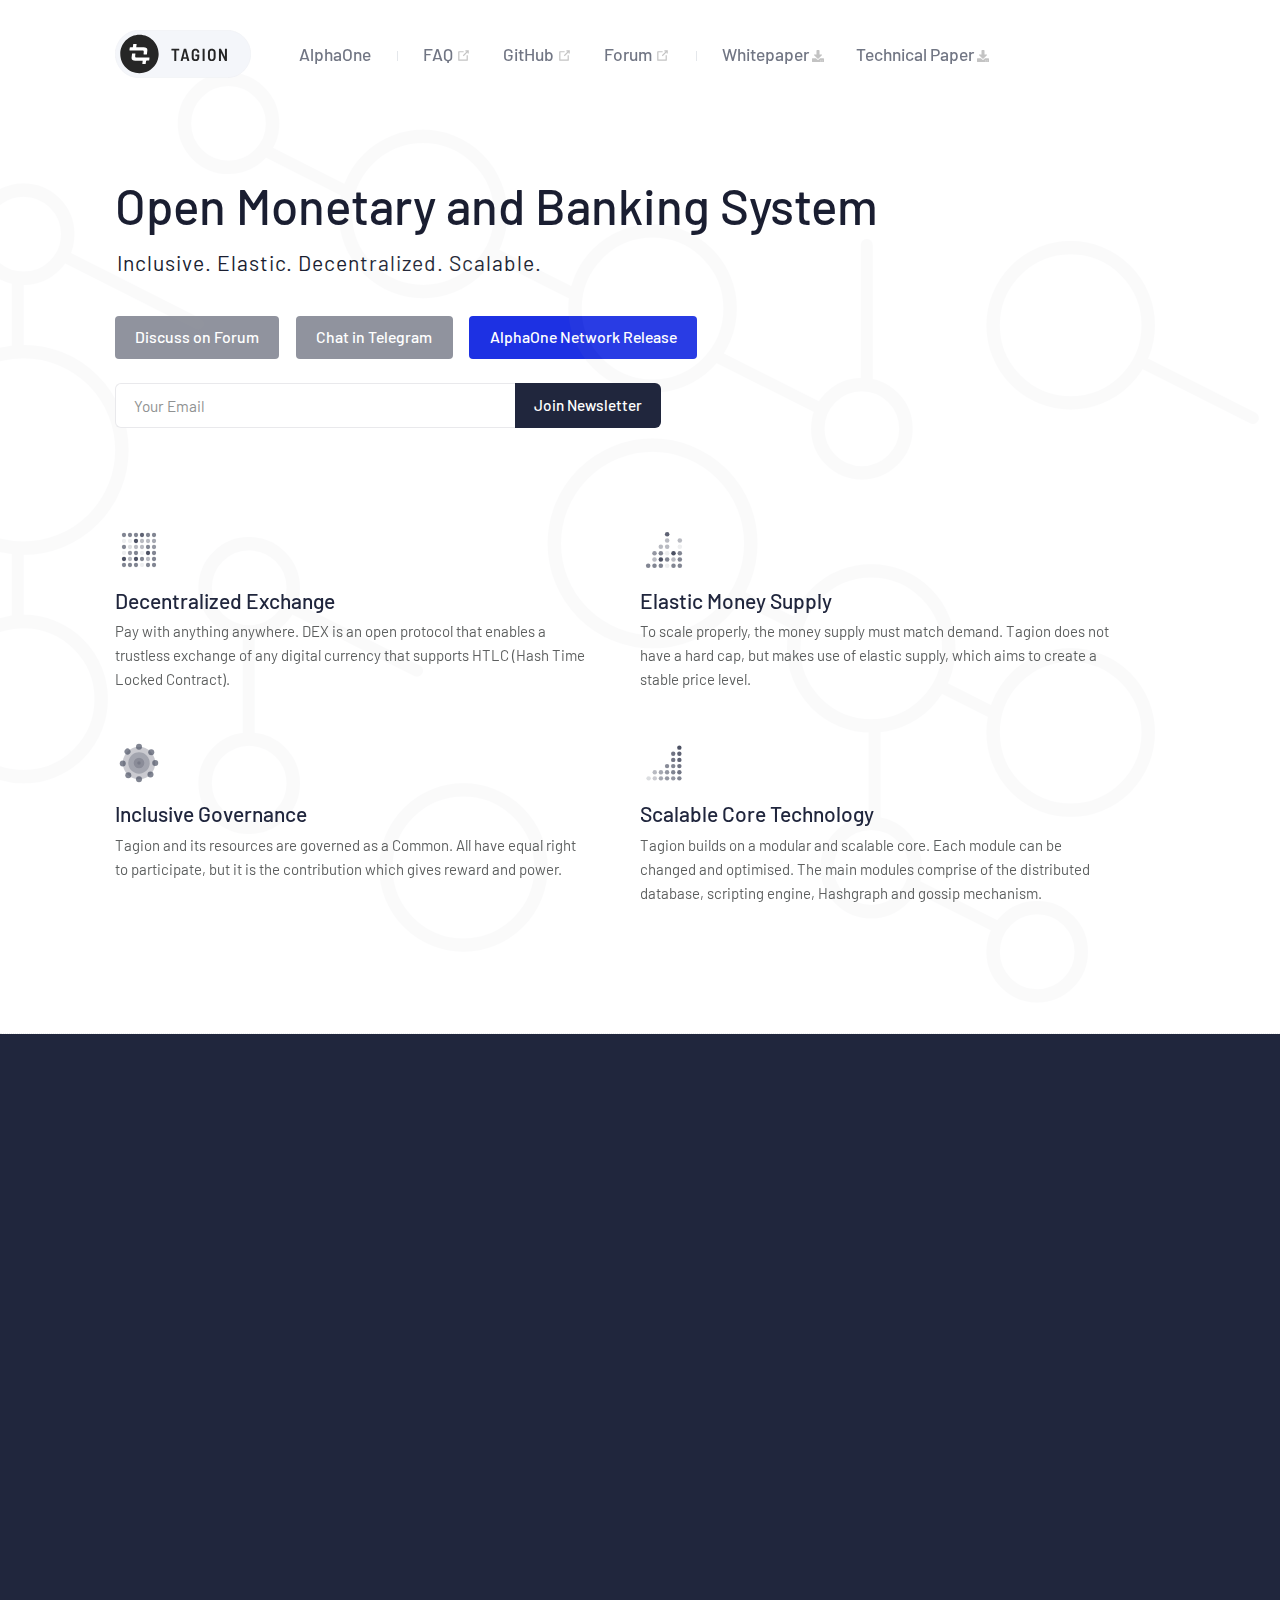
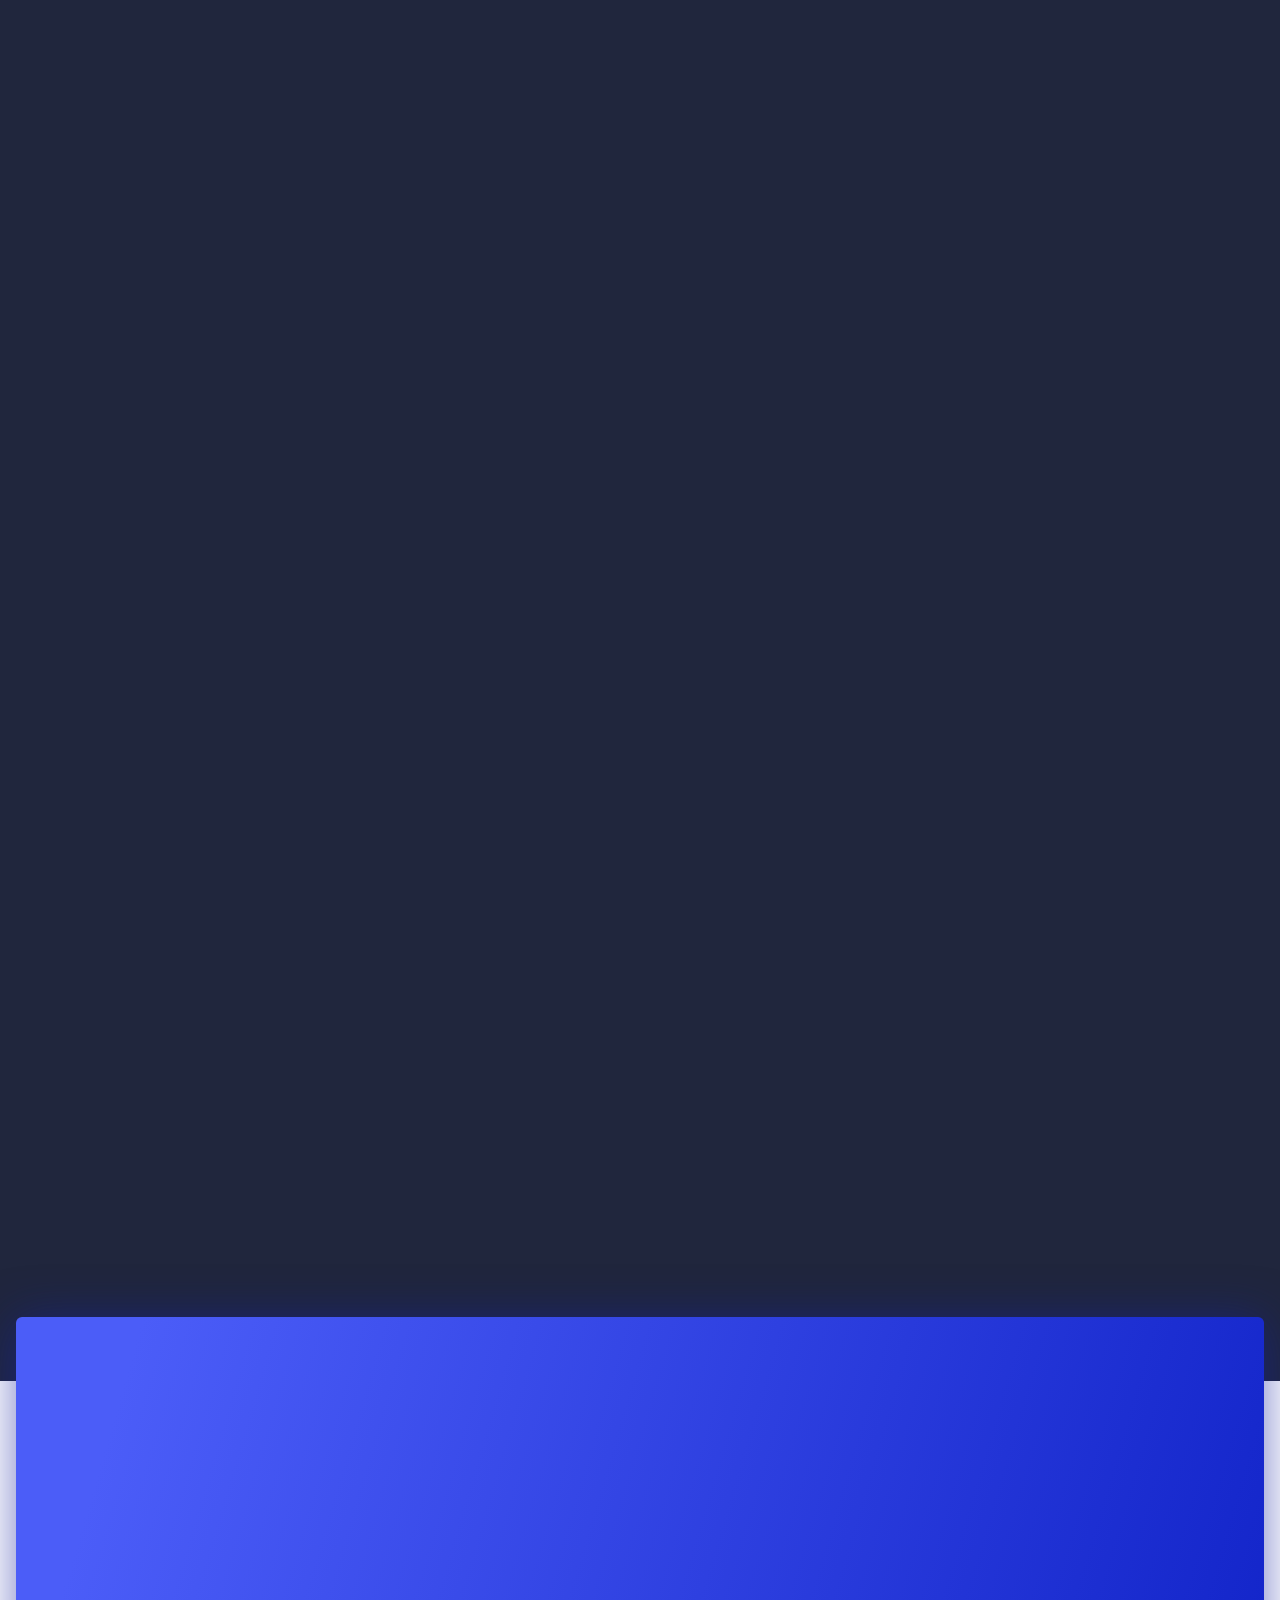
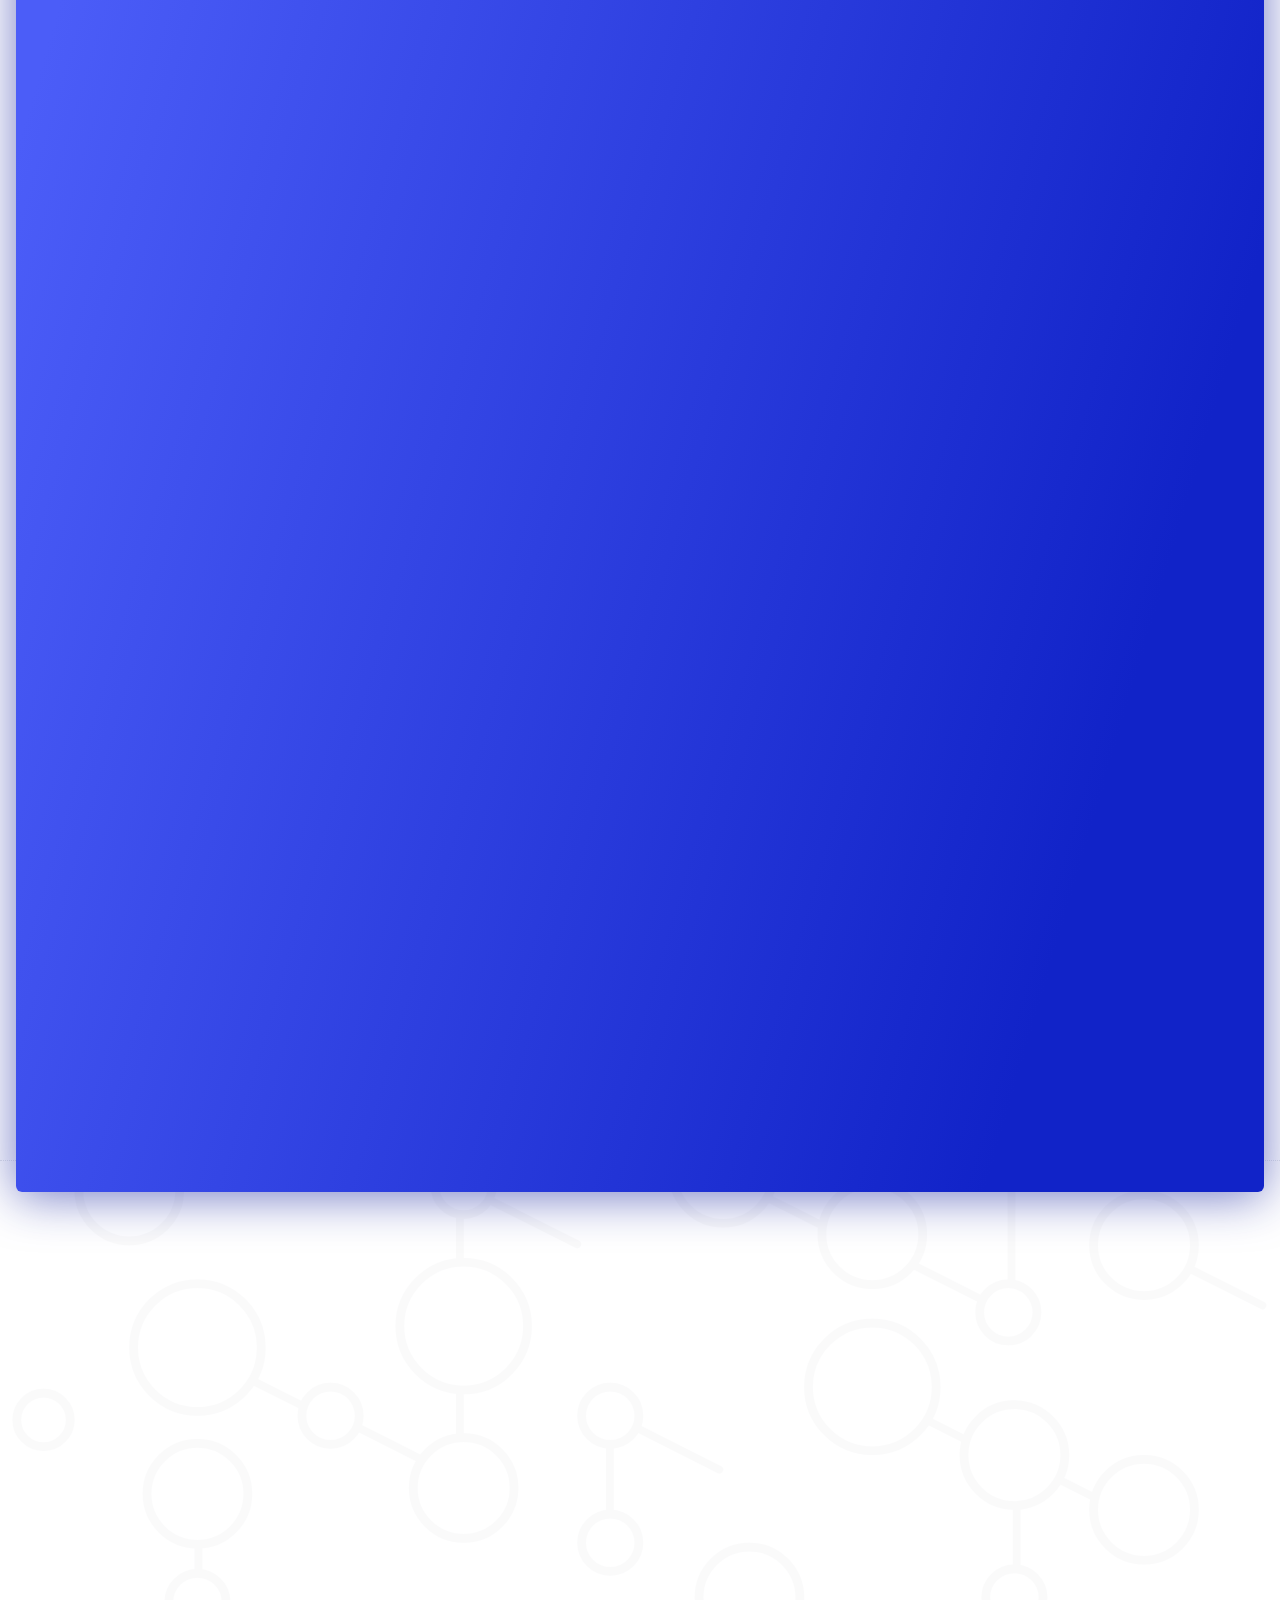
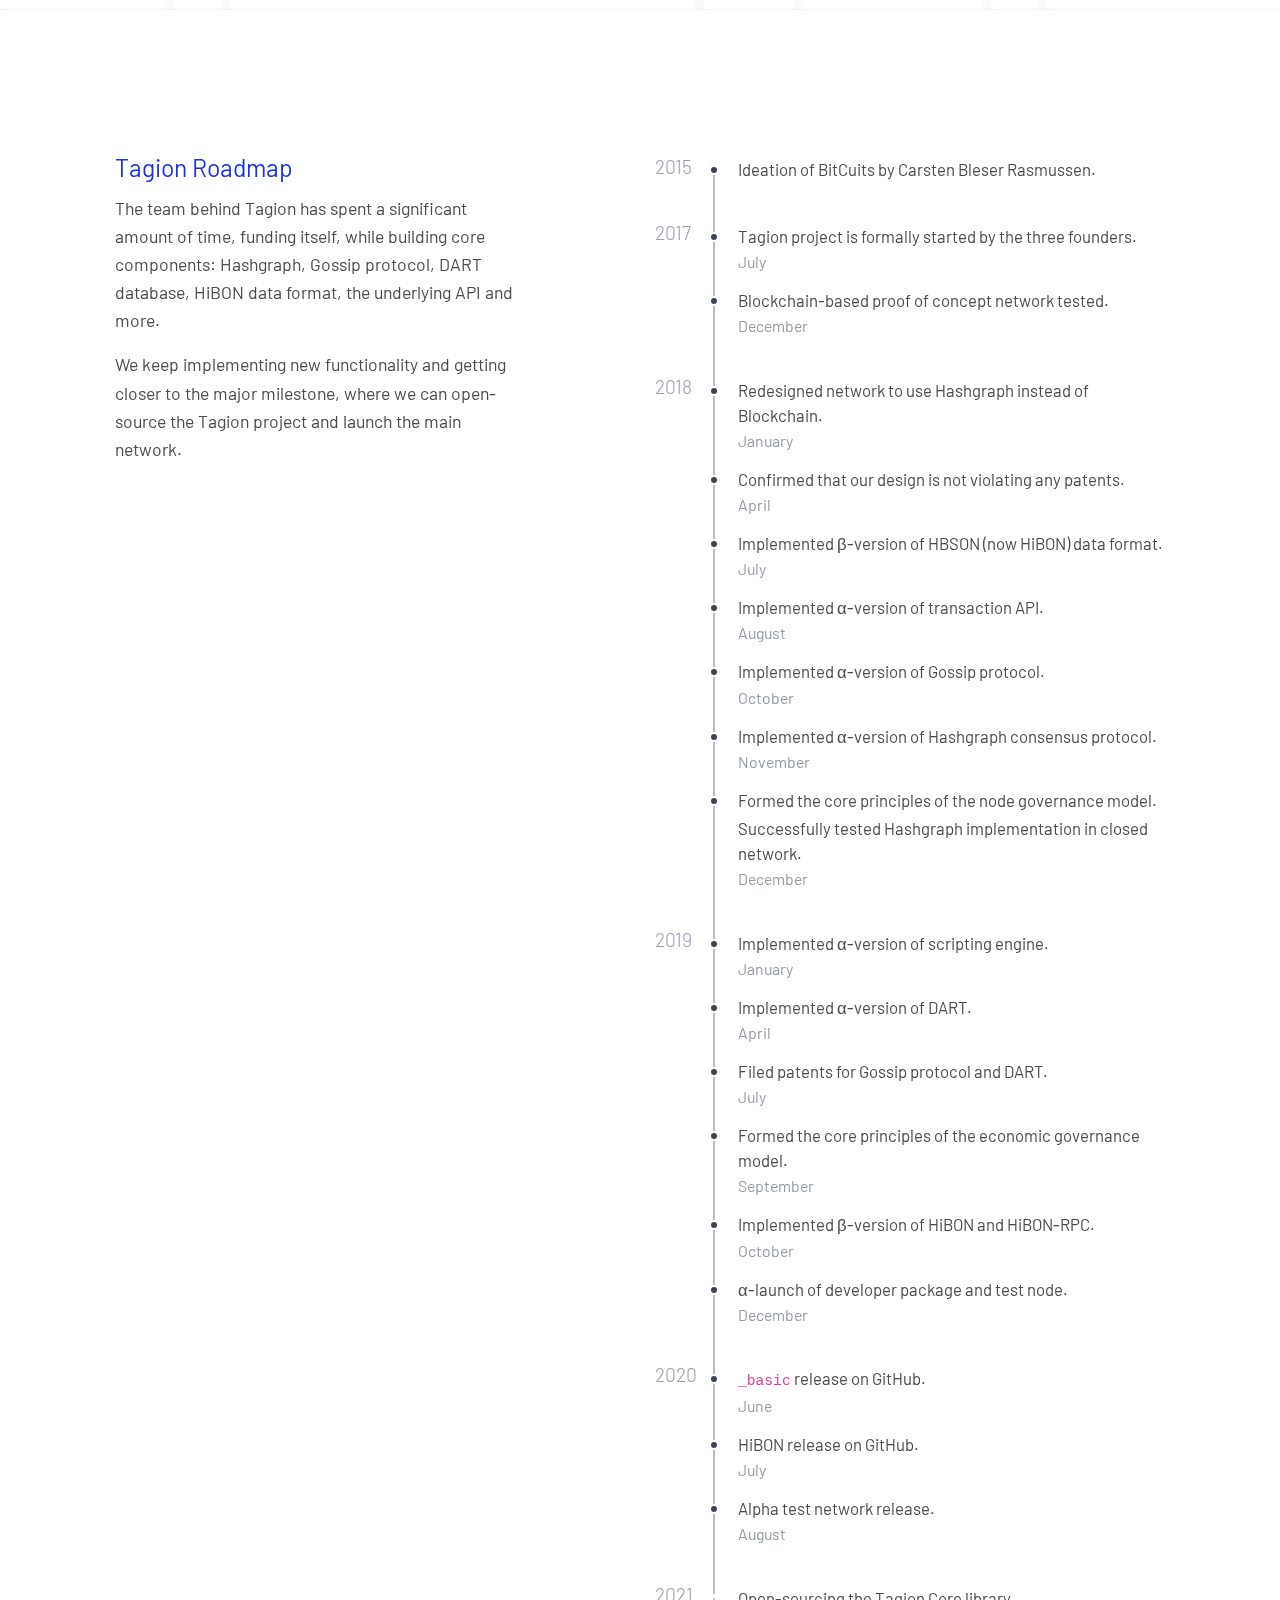
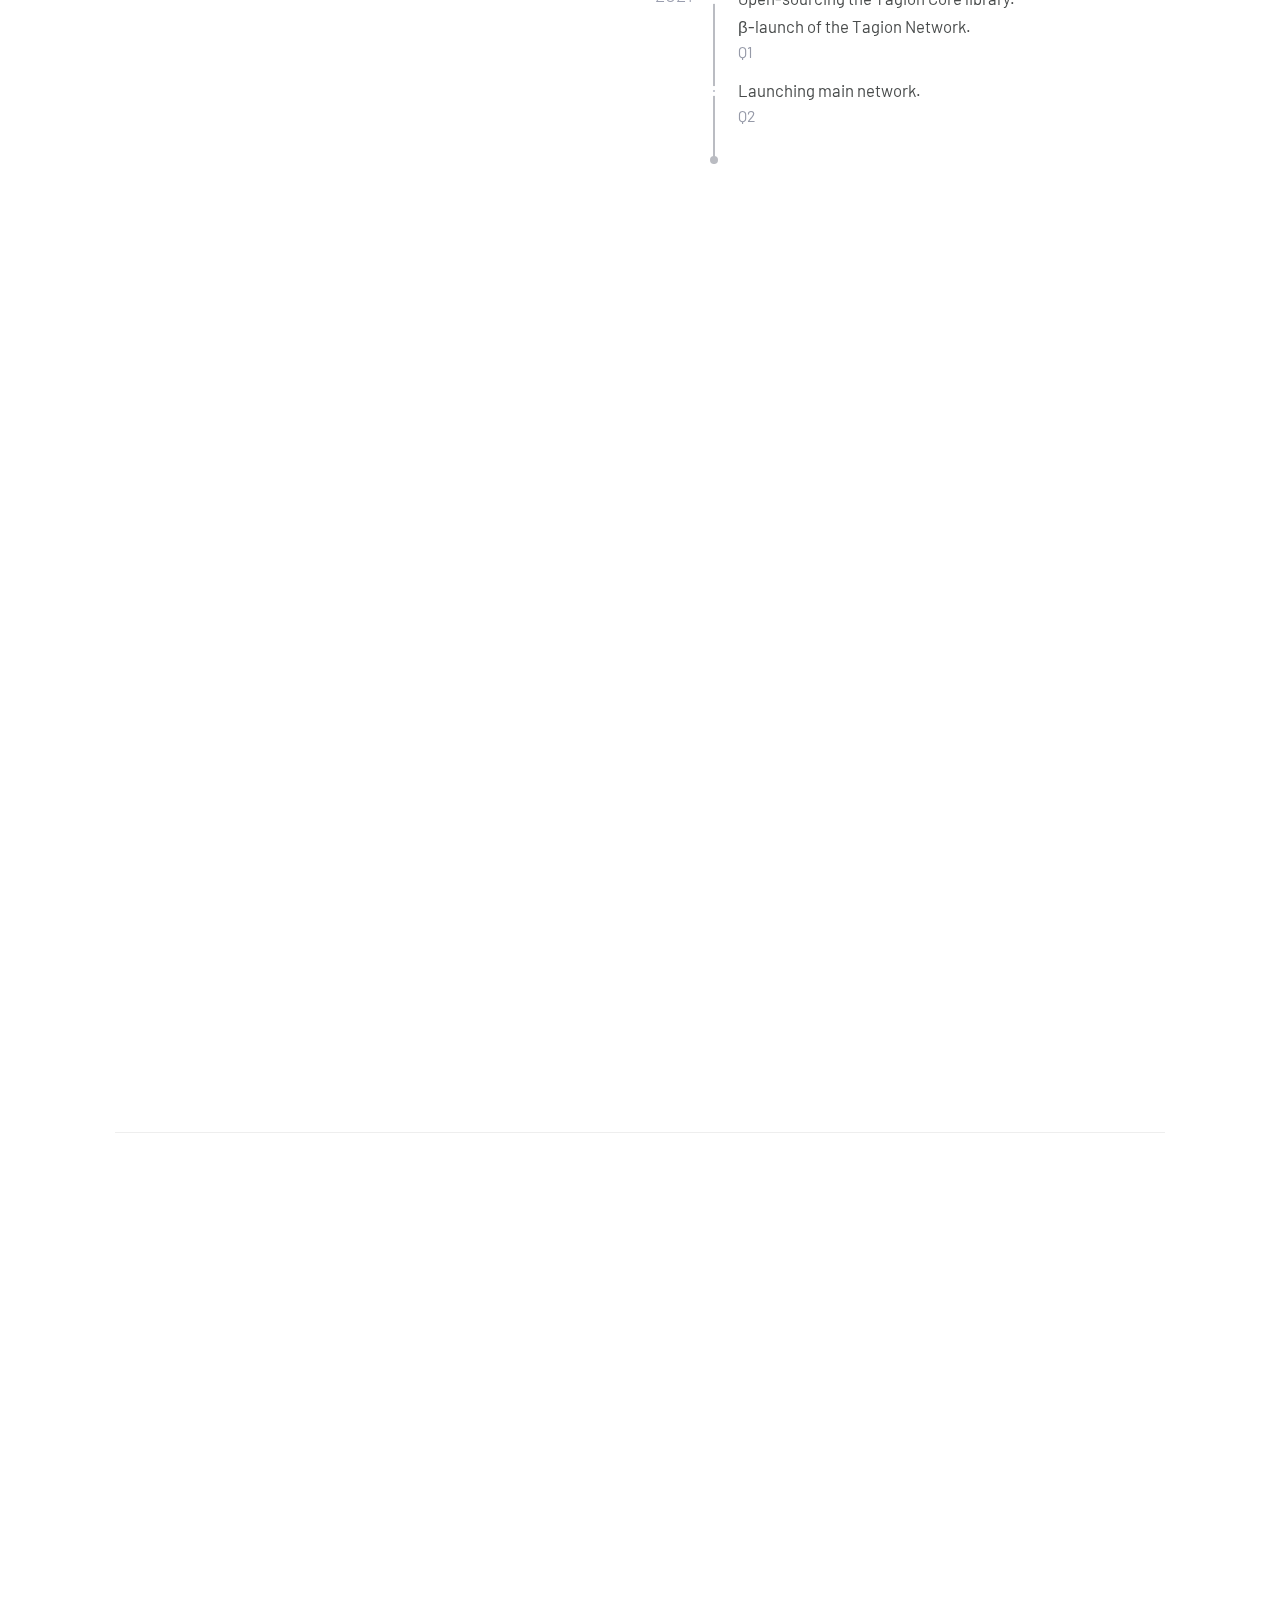
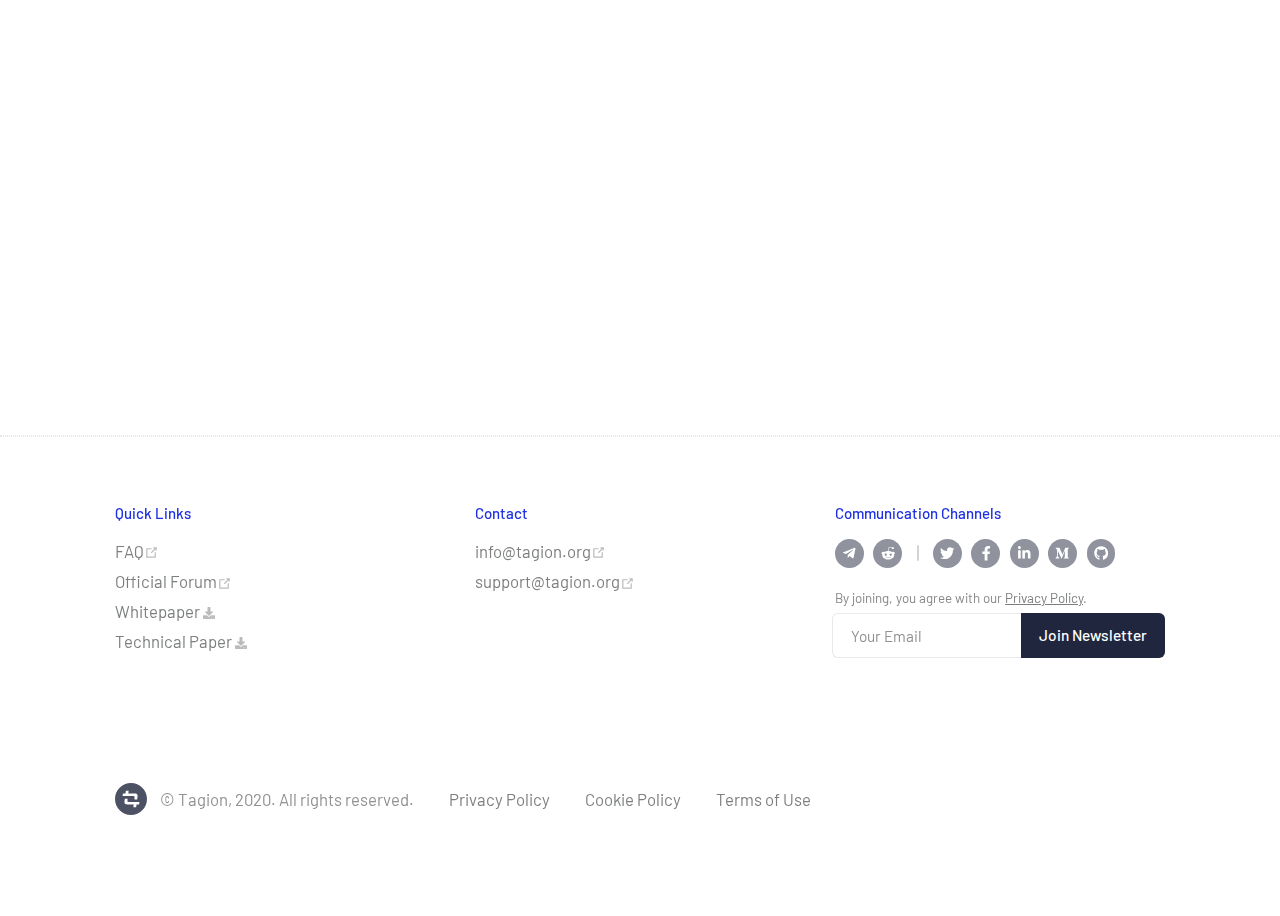
<file: index.html>
<!DOCTYPE html>
<html lang="en-US">
  <head>
    <meta charset="utf-8">
    <meta name="viewport" content="width=device-width,initial-scale=1">
    <title>Home | Tagion</title>
    <meta name="generator" content="VuePress 1.5.0">
    
    <meta name="description" content="Tagion is a universal token protocol, that enables digital peer-to-peer cryptocurrency and a decentralized exchange, governed by its users. By design, Tagion network has no central authority and belongs to all its users. It will be open-sourced and open for everyone to join once the software is ready.">
    <meta property="og:site_name" content="Tagion">
    <meta property="og:title" content="Home">
    <meta property="og:type" content="website">
    <meta property="og:url" content="/">
    <meta property="og:image" content="/avatar-black.png">
    <meta name="twitter:title" content="Home">
    <meta name="twitter:url" content="/">
    <meta name="twitter:card" content="summary_large_image">
    <meta name="twitter:image" content="/avatar-black.png">
    <link rel="preload" href="/assets/css/0.styles.c9e88180.css" as="style"><link rel="preload" href="/assets/js/app.c8119a8b.js" as="script"><link rel="preload" href="/assets/js/6.66a41b96.js" as="script"><link rel="preload" href="/assets/js/1.e9fab278.js" as="script"><link rel="preload" href="/assets/js/14.9d005c98.js" as="script"><link rel="prefetch" href="/assets/js/10.b28c453c.js"><link rel="prefetch" href="/assets/js/11.a37790d3.js"><link rel="prefetch" href="/assets/js/12.545787a4.js"><link rel="prefetch" href="/assets/js/13.3508d604.js"><link rel="prefetch" href="/assets/js/15.464dc2e1.js"><link rel="prefetch" href="/assets/js/16.7e8c8c0d.js"><link rel="prefetch" href="/assets/js/17.61da25ea.js"><link rel="prefetch" href="/assets/js/18.f46b3de0.js"><link rel="prefetch" href="/assets/js/19.3b97ac4c.js"><link rel="prefetch" href="/assets/js/2.7d641783.js"><link rel="prefetch" href="/assets/js/20.99c3b06e.js"><link rel="prefetch" href="/assets/js/21.7ad8855a.js"><link rel="prefetch" href="/assets/js/22.2b421a98.js"><link rel="prefetch" href="/assets/js/3.955d6043.js"><link rel="prefetch" href="/assets/js/5.e788089e.js"><link rel="prefetch" href="/assets/js/7.863a6363.js"><link rel="prefetch" href="/assets/js/8.342bfb9f.js"><link rel="prefetch" href="/assets/js/9.237dc45f.js">
    <link rel="stylesheet" href="/assets/css/0.styles.c9e88180.css">
  </head>
  <body>
    <div id="app" data-server-rendered="true"><div id="landing-page" class="layout-page landing-page home preload"><div class="layout-header"><header id="header" class="header header--static home"><div class="d-flex justify-content-between container"><div class="header__logo-wrapper"><a href="/" class="router-link-exact-active router-link-active"><img src="/logo-tagion.svg" alt="Tagion Logo" class="header__logo"></a> <ul class="nav header__nav d-none d-lg-flex"><li><a href="/alphaone.html" class="nav-link">AlphaOne</a></li><li><li class="nav-separator"></li></li><li><a href="https://forum.tagion.org/t/tagion-faq/" target="_blank" rel="noopener noreferrer nofollow" class="nav-link external">
  FAQ
  <svg xmlns="http://www.w3.org/2000/svg" aria-hidden="true" x="0px" y="0px" viewBox="0 0 100 100" width="15" height="15" class="icon outbound"><path fill="currentColor" d="M18.8,85.1h56l0,0c2.2,0,4-1.8,4-4v-32h-8v28h-48v-48h28v-8h-32l0,0c-2.2,0-4,1.8-4,4v56C14.8,83.3,16.6,85.1,18.8,85.1z"></path> <polygon fill="currentColor" points="45.7,48.7 51.3,54.3 77.2,28.5 77.2,37.2 85.2,37.2 85.2,14.9 62.8,14.9 62.8,22.9 71.5,22.9"></polygon></svg></a></li><li><a href="https://github.com/tagion" target="_blank" rel="noopener noreferrer nofollow" class="nav-link external">
  GitHub
  <svg xmlns="http://www.w3.org/2000/svg" aria-hidden="true" x="0px" y="0px" viewBox="0 0 100 100" width="15" height="15" class="icon outbound"><path fill="currentColor" d="M18.8,85.1h56l0,0c2.2,0,4-1.8,4-4v-32h-8v28h-48v-48h28v-8h-32l0,0c-2.2,0-4,1.8-4,4v56C14.8,83.3,16.6,85.1,18.8,85.1z"></path> <polygon fill="currentColor" points="45.7,48.7 51.3,54.3 77.2,28.5 77.2,37.2 85.2,37.2 85.2,14.9 62.8,14.9 62.8,22.9 71.5,22.9"></polygon></svg></a></li><li><a href="https://forum.tagion.org" target="_blank" rel="noopener noreferrer nofollow" class="nav-link external">
  Forum
  <svg xmlns="http://www.w3.org/2000/svg" aria-hidden="true" x="0px" y="0px" viewBox="0 0 100 100" width="15" height="15" class="icon outbound"><path fill="currentColor" d="M18.8,85.1h56l0,0c2.2,0,4-1.8,4-4v-32h-8v28h-48v-48h28v-8h-32l0,0c-2.2,0-4,1.8-4,4v56C14.8,83.3,16.6,85.1,18.8,85.1z"></path> <polygon fill="currentColor" points="45.7,48.7 51.3,54.3 77.2,28.5 77.2,37.2 85.2,37.2 85.2,14.9 62.8,14.9 62.8,22.9 71.5,22.9"></polygon></svg></a></li><li><li class="nav-separator"></li></li><li class="menu-item--hide-only-lg"><a href="https://github.com/tagion/resources/raw/master/whitepaper/tagion-whitepaper.pdf" class="nav-link external">
  Whitepaper
  <svg aria-hidden="true" focusable="false" data-prefix="fas" data-icon="download" role="img" xmlns="http://www.w3.org/2000/svg" viewBox="0 0 512 512" x="0px" y="0px" width="12" height="12" class="icon download"><path fill="currentColor" d="M216 0h80c13.3 0 24 10.7 24 24v168h87.7c17.8 0 26.7 21.5 14.1 34.1L269.7 378.3c-7.5 7.5-19.8 7.5-27.3 0L90.1 226.1c-12.6-12.6-3.7-34.1 14.1-34.1H192V24c0-13.3 10.7-24 24-24zm296 376v112c0 13.3-10.7 24-24 24H24c-13.3 0-24-10.7-24-24V376c0-13.3 10.7-24 24-24h146.7l49 49c20.1 20.1 52.5 20.1 72.6 0l49-49H488c13.3 0 24 10.7 24 24zm-124 88c0-11-9-20-20-20s-20 9-20 20 9 20 20 20 20-9 20-20zm64 0c0-11-9-20-20-20s-20 9-20 20 9 20 20 20 20-9 20-20z"></path></svg></a></li><li class="menu-item--hide-only-lg"><a href="https://github.com/tagion/resources/raw/master/technical-paper/tagion-technical-paper.pdf" class="nav-link external">
  Technical Paper
  <svg aria-hidden="true" focusable="false" data-prefix="fas" data-icon="download" role="img" xmlns="http://www.w3.org/2000/svg" viewBox="0 0 512 512" x="0px" y="0px" width="12" height="12" class="icon download"><path fill="currentColor" d="M216 0h80c13.3 0 24 10.7 24 24v168h87.7c17.8 0 26.7 21.5 14.1 34.1L269.7 378.3c-7.5 7.5-19.8 7.5-27.3 0L90.1 226.1c-12.6-12.6-3.7-34.1 14.1-34.1H192V24c0-13.3 10.7-24 24-24zm296 376v112c0 13.3-10.7 24-24 24H24c-13.3 0-24-10.7-24-24V376c0-13.3 10.7-24 24-24h146.7l49 49c20.1 20.1 52.5 20.1 72.6 0l49-49H488c13.3 0 24 10.7 24 24zm-124 88c0-11-9-20-20-20s-20 9-20 20 9 20 20 20 20-9 20-20zm64 0c0-11-9-20-20-20s-20 9-20 20 9 20 20 20 20-9 20-20z"></path></svg></a></li><li class="menu-item--show-only-lg"><a href="https://github.com/tagion/resources/" target="_blank" rel="noopener noreferrer nofollow" class="nav-link external">
  Papers
  <svg xmlns="http://www.w3.org/2000/svg" aria-hidden="true" x="0px" y="0px" viewBox="0 0 100 100" width="15" height="15" class="icon outbound"><path fill="currentColor" d="M18.8,85.1h56l0,0c2.2,0,4-1.8,4-4v-32h-8v28h-48v-48h28v-8h-32l0,0c-2.2,0-4,1.8-4,4v56C14.8,83.3,16.6,85.1,18.8,85.1z"></path> <polygon fill="currentColor" points="45.7,48.7 51.3,54.3 77.2,28.5 77.2,37.2 85.2,37.2 85.2,14.9 62.8,14.9 62.8,22.9 71.5,22.9"></polygon></svg></a></li></ul></div></div></header></div> <div class="layout-body"><div class="landing"><div class="hero"><div class="hero__background"></div> <div class="lcontainer container"><div child="" opacity="" direction="up" class="hero__quote"><h2><span>Open Monetary and Banking System</span></h2></div> <div child="" opacity="" direction="up" class="hero__summary"><p>Inclusive. Elastic. Decentralized. Scalable.</p></div> <div class="hero__details"><div class="mt-1"><a href="https://forum.tagion.org/t/new-members-intro-corner/30" target="_blank" class="btn btn-social">Discuss on Forum</a> <a href="https://t.me/tagionChat" target="_blank" class="btn btn-social">Chat in Telegram</a> <a class="btn btn-social btn-accent">AlphaOne Network Release</a> <div class="mt-4"><form method="" target="" novalidate="novalidate" class="t-form"><div pill="" role="group" class="input-group input-group-sm"><!----><input name="EMAIL" type="email" placeholder="Your Email" required="required" aria-required="true" aria-label="Your Email" value="" class="email-field form-control"> <div class="input-group-append"><button aria-label="Subscribe" type="submit" class="btn btn-primary"><span><span>Join Newsletter</span></span></button></div><!----></div> <small class="form-text text-danger"> </small> <!----></form></div></div></div> <div class="hero__cards feature-cards feature-cards--four"><div class="feature-card"><div child="" opacity="" direction="left"><div class="feature-card__internal"><img src="/icons/dex.svg"> <h4>Decentralized Exchange</h4> <p>Pay with anything anywhere. DEX is an open protocol that enables a trustless exchange of any digital currency that supports HTLC (Hash Time Locked Contract).</p></div></div></div> <div class="feature-card"><div child="" opacity="" direction="left"><div class="feature-card__internal"><img src="/icons/money-supply.svg"> <h4>Elastic Money Supply</h4> <p>To scale properly, the money supply must match demand. Tagion does not have a hard cap, but makes use of elastic supply, which aims to create a stable price level.</p></div></div></div> <div class="feature-card"><div child="" opacity="" direction="left"><div class="feature-card__internal"><img src="/icons/governance.svg"> <h4>Inclusive Governance</h4> <p>Tagion and its resources are governed as a Common. All have equal right to participate, but it is the contribution which gives reward and power.</p></div></div></div> <div class="feature-card"><div child="" opacity="" direction="left"><div class="feature-card__internal"><img src="/icons/scalability.svg"> <h4>Scalable Core Technology</h4> <p>Tagion builds on a modular and scalable core. Each module can be changed and optimised. The main modules comprise of the distributed database, scripting engine, Hashgraph and gossip mechanism.</p></div></div></div></div></div></div> <div class="lcontainer-wrapper-group lcontainer-wrapper-group--story"><div class="lcontainer-wrapper-group__paper"><div class="lcontainer-wrapper lcontainer-wrapper--story"><div class="lcontainer lcontainer--story container"><div scroll-reveal="true" data-reveal-delay="0" class="lcontainer__headline lcontainer__story-content"><div scroll-reveal-child="true" scroll-reveal-up="true" scroll-reveal-opacity="true" data-reveal-delay="0"><h2>The Big Why</h2></div> <div scroll-reveal-child="true" scroll-reveal-up="true" scroll-reveal-opacity="true" data-reveal-delay="200"><p>The world has too many financial (and physical) borders. Tagion was born to break down those borders and enable seamlessly peer-to-peer money transfers. Cheap, fair, and fast for anyone anywhere.</p></div></div></div></div> <div class="lcontainer-wrapper lcontainer-wrapper--story"><div class="lcontainer lcontainer--story container"><div scroll-reveal="true" data-reveal-delay="0" class="lcontainer__headline lcontainer__story-content"><div scroll-reveal-child="true" scroll-reveal-up="true" scroll-reveal-opacity="true" data-reveal-delay="0"><h2>The Inquiring How</h2></div> <div scroll-reveal-child="true" scroll-reveal-up="true" scroll-reveal-opacity="true" data-reveal-delay="200"><p>Current cryptocurrency systems have failed to gain wide-spread adoption, as several problems prevent these from doing so.</p></div></div> <div scroll-reveal="true" scroll-reveal-up="true" scroll-reveal-opacity="true" data-reveal-delay="500" class="lcontainer__story-cards-wrapper"><div role="tablist"><div class="card mb-1"><!----><!----><header role="tab" class="card-header p-1"><a target="_self" href="#" class="btn btn--tab btn-info btn-block">Network Throughput</a></header> <div id="accordion-1" role="tabpanel" class="collapse" style="display:none;"><div class="card-body"><!----><!----><p class="card-text"><p>Tagion uses hashgraph for consensus, which in the Tagion implementation, makes it possible to process more than 20.000 transactions per second per shard. In comparison, VISA does around 1,700 transactions per second on average.</p> <p>Tagion is architected to be able to scale to hundreds of Shards that operate in tandem without loss of efficiency.</p></p></div></div><!----><!----></div> <div class="card mb-1"><!----><!----><header role="tab" class="card-header p-1"><a target="_self" href="#" class="btn btn--tab btn-info btn-block">Speed of Transactions</a></header> <div id="accordion-2" role="tabpanel" class="collapse" style="display:none;"><div class="card-body"><!----><!----><p class="card-text"><p>Transactions on Tagion are validated in between two or three seconds, placing it on par with major credit card operators in terms of validation speed.</p> <p>A fast validation time is reached through the use of Hashgraph for consensus and an efficient (Patent Pending) gossip Mechanism. The Hashgraph algorithm and the accompanying mathematical proof was initially discovered by Leemon Baird. </p> <p>The algorithm ensures that all nodes, infinite time, reach the same order of events - as long as more than two-thirds of the nodes in the network follow the same consensus rules. In doing so, the nodes confirm and validate any action on the network, such as a money transfer, money exchange, or data interactions.</p> <p>The gossip mechanisms optimise data exchange between nodes to happen most efficiently.</p></p></div></div><!----><!----></div> <div class="card mb-1"><!----><!----><header role="tab" class="card-header p-1"><a target="_self" href="#" class="btn btn--tab btn-info btn-block">Storage and Computational Power</a></header> <div id="accordion-3" role="tabpanel" class="collapse" style="display:none;"><div class="card-body"><!----><!----><p class="card-text"><p>Most DLTs use a decentralised, immutable database for storage. The blockchain data structure is immutable, meaning all data should be stored forever. </p> <p>Tagion uses a distributed database for storage, meaning a node only stores a part of the data. DART (Distributed Archive of Random Transactions) gives away with immutability, and only the output of a transaction is stored, while input and calculations are omitted, helping to reduce size. The innovation in terms of data utilisation is, however, that once a bill becomes irrelevant, it is deleted, rather than kept forever.</p> <p>The mechanism transforms an exponential workload into a linear workload, which saves vast amounts of CPU power.</p></p></div></div><!----><!----></div> <div class="card mb-1"><!----><!----><header role="tab" class="card-header p-1"><a target="_self" href="#" class="btn btn--tab btn-info btn-block">Scalability</a></header> <div id="accordion-4" role="tabpanel" class="collapse" style="display:none;"><div class="card-body"><!----><!----><p class="card-text"><p>Combining Tagion DEX with DART provides Tagion with the speed and scalability needed to become an underlying network for any everyday financial services.</p></p></div></div><!----><!----></div> <div class="card mb-1"><!----><!----><header role="tab" class="card-header p-1"><a target="_self" href="#" class="btn btn--tab btn-info btn-block">Market Liquidity</a></header> <div id="accordion-5" role="tabpanel" class="collapse" style="display:none;"><div class="card-body"><!----><!----><p class="card-text"><p>Better market liquidity results in a more efficient market. With Tagions as an intermediate currency, it is possible to exchange all tokenised currencies seamlessly. By pairing all alien currencies with Tagions, the resulting reduction of currency pairs enables a simpler market with higher liquidity.</p></p></div></div><!----><!----></div> <div class="card mb-1"><!----><!----><header role="tab" class="card-header p-1"><a target="_self" href="#" class="btn btn--tab btn-info btn-block">Algorithmically Controlled Dynamic Monetary Policy</a></header> <div id="accordion-6" role="tabpanel" class="collapse" style="display:none;"><div class="card-body"><!----><!----><p class="card-text"><p>In general, to keep the market stable, a simple modelling of the use of money must be based on internal variables, such as the velocity of money (total velocity of Tagions), adoption level, supply of money, average transaction sizes and more.</p> <p>The model can be used as a measure for demand on liquidity and be the basis for the addition or removal of money, to keep the market stable.</p> <p>On the one side, each transaction fee is burned, decreasing the money supply. On the other - rewards are given to random active nodes. Tagion's algorithm ensures a balance between those two, ensuring a stable value of Tagions.</p></p></div></div><!----><!----></div></div></div></div></div> <div class="lcontainer-wrapper lcontainer-wrapper--story"><div class="lcontainer lcontainer--story container"><div scroll-reveal="true" data-reveal-delay="0" class="lcontainer__headline lcontainer__story-content lcontainer__story-content--singlecolumn"><div scroll-reveal-child="true" scroll-reveal-up="true" scroll-reveal-opacity="true" data-reveal-delay="0"><h2>The Significant What</h2></div> <div scroll-reveal-child="true" scroll-reveal-up="true" scroll-reveal-opacity="true" data-reveal-delay="200"><div class="lcontainer__story-content-singlecolumn"><p>Tagion is a decentralised and permissionless monetary and banking system – run and owned by its users. Its genuinely fair and democratic governance model builds on the ideas and design principles of Nobel Memorial Prize winner in Economic Sciences, Elinor Ostrom. Tagion is self-sustainable and seen as a common resource that lets developers create new financial markets with a few clicks.</p> <p>The elastic money supply and absence of a hard cap keep the value of the network tokens stable - and in time – Tagion will be a trustless, algorithmically controlled monetary and banking system, that keeps the token price stable. Given all developers, the possibility of creating a more sustainable economic world.</p></div></div></div></div></div> <div class="lcontainer-wrapper lcontainer-wrapper--story"><div class="lcontainer lcontainer--story lcontainer--story-last container"><div scroll-reveal="true" data-reveal-delay="0" class="lcontainer__headline lcontainer__story-content lcontainer__story-content--multicolumn"><div scroll-reveal-child="true" scroll-reveal-up="true" scroll-reveal-opacity="true" data-reveal-delay="0"><h2>The Practical Where</h2></div> <div scroll-reveal-child="true" scroll-reveal-up="true" scroll-reveal-opacity="true" data-reveal-delay="200"><div><p>Tagion is a universal token protocol that acts as the backbone for almost any transaction-based service such as C2C cross-border payments and daily micro-transactions and seamlessly exchange between all tokenised currencies.</p> <p>Finally, Tagion is a vital aid for solving United Nations Sustainable Development Goal 10.c: by 2030, reduce to less than 3% the transaction costs of migrant remittances and eliminate remittance corridors with costs higher than 5%</p></div></div></div></div></div></div></div> <div class="lcontainer-wrapper lcontainer-wrapper--alphanet"><div class="lcontainer lcontainer--video container"><div scroll-reveal="true" data-reveal-delay="0" class="lcontainer__headline lcontainer__headline--small"><div scroll-reveal-child="true" scroll-reveal-up="true" scroll-reveal-opacity="true" data-reveal-delay="0"><h2>AlphaOne Network Release</h2> <div scroll-reveal-child="true" scroll-reveal-up="true" scroll-reveal-opacity="true" data-reveal-delay="200"><p>Tagion has released its first public network, called AlphaOne Network. This creates the first opportunity for the community and developers to test the network's functionalities.
                </p></div> <div scroll-reveal-child="true" scroll-reveal-right="true" scroll-reveal-opacity="true" data-reveal-delay="500" class="mt-4"><a href="https://github.com/tagion/alpha_one" target="_blank" class="brand-button brand-button--undefined"><span class="brand-button__wrapper"><span class="brand-button__icon"></span></span> <span scroll-reveal-child="" scroll-reveal-opacity="" scroll-reveal-right="" data-reveal-delay="250"><div class="brand-button__text">Read More on GitHub</div></span></a></div></div></div> <div scroll-reveal="true" data-reveal-delay="0"><div class="hero__cards feature-cards feature-cards--six"><div class="feature-card"><div scroll-reveal-child="true" scroll-reveal-left="true" scroll-reveal-opacity="true" data-reveal-delay="100"><div class="feature-card__internal"><img src="/icons/alphanet/alphanet-icon-api.svg"> <h4>Network API &amp; Discovery Protocol</h4> <p>We are testing the Node discovery in a distributed setup, and the transaction API. The discussion around the API is open, critique, and new ideas are welcome.</p></div></div></div> <div class="feature-card"><div scroll-reveal-child="true" scroll-reveal-left="true" scroll-reveal-opacity="true" data-reveal-delay="200"><div class="feature-card__internal"><img src="/icons/alphanet/alphanet-icon-crowd.svg"> <h4>Proof of Community</h4> <p>We are testing the Node selection algorithm and trust system models and experimenting with parameters that affect trust scores.</p></div></div></div> <div class="feature-card"><div scroll-reveal-child="true" scroll-reveal-left="true" scroll-reveal-opacity="true" data-reveal-delay="300"><div class="feature-card__internal"><img src="/icons/alphanet/alphanet-icon-exchange.svg"> <h4>Basic DEX Algorithms</h4> <p>DEX development entering the active stage. We are starting to integrate with other chains via Lightning algorithms.</p></div></div></div> <div class="feature-card"><div scroll-reveal-child="true" scroll-reveal-left="true" scroll-reveal-opacity="true" data-reveal-delay="400"><div class="feature-card__internal"><img src="/icons/alphanet/alphanet-icon-balance.svg"> <h4>Network Stability &amp; Capacity </h4> <p>A distributed network suggests a variety of hardware, working simultaneously. We are actively testing the stability and how we can ensure minimal hardware requirements are met.</p></div></div></div> <div class="feature-card"><div scroll-reveal-child="true" scroll-reveal-left="true" scroll-reveal-opacity="true" data-reveal-delay="400"><div class="feature-card__internal"><img src="/icons/alphanet/alphanet-icon-database.svg"> <h4>DART &amp; Sharding
                    </h4> <p>DART (the database) was designed with sharding in mind. Finally, we are able to test DART synchronization algorithms and shards in the wild.</p></div></div></div> <div class="feature-card"><div scroll-reveal-child="true" scroll-reveal-left="true" scroll-reveal-opacity="true" data-reveal-delay="400"><div class="feature-card__internal"><img src="/icons/alphanet/alphanet-icon-contract.svg"> <h4>Stateless Smart Contract Engine

                    </h4> <p>Testing the web-assembly based virtual engine for execution of stateless smart contracts. Fine-tuning our resource-limitations.</p></div></div></div></div> <div class="lcontainer-extra-information"><div scroll-reveal-child="true" scroll-reveal-left="true" scroll-reveal-opacity="true" data-reveal-delay="700" class="mb-3"><p class="mb-1"><strong>AlphaOne Monitor</strong></p> <p class="mt-0">Tagion AlphaOne comes with a monitor function, which lets you better understand how the AlphaOne network is operating, The monitor provides useful information such as network status, active nodes, and a hashgraph showing recent network communication and event ordering between nodes.</p></div> <div scroll-reveal-child="true" scroll-reveal-right="true" scroll-reveal-opacity="true" data-reveal-delay="500" class="mb-7"><a href="/alphaOne" class="brand-button brand-button--undefined"><span class="brand-button__wrapper"><span class="brand-button__icon"></span></span> <span scroll-reveal-child="" scroll-reveal-opacity="" scroll-reveal-right="" data-reveal-delay="250"><div class="brand-button__text">Go to AlphaOne Monitor</div></span></a></div> <div scroll-reveal-child="true" scroll-reveal-left="true" scroll-reveal-opacity="true" data-reveal-delay="900"><p class="mb-1"><strong>Bounty Program</strong></p> <p class="mt-0">To gain data and optimize the network Tagion has started a bounty hunt for developers and others who wish to test and help improve the network. More information on Tagion and the bounty hunt can be found <a target="_blank" href="https://t.me/tagionchat" class="underline">here</a>, or contact Tagion CSO <a target="_blank" href="mailto:rn@i25s.com" class="underline">Roxana Nasoi</a>.</p></div></div></div></div></div> <div class="lcontainer-wrapper lcontainer-wrapper--whitepaper"><div class="lcontainer lcontainer--illustrated lcontainer--whitepaper container"><div scroll-reveal="true" data-reveal-delay="400" class="lcontainer__headline"><div scroll-reveal-child="true" scroll-reveal-up="true" scroll-reveal-opacity="true" data-reveal-delay="0"><h2>Technical Paper</h2></div> <div scroll-reveal-child="true" scroll-reveal-up="true" scroll-reveal-opacity="true" data-reveal-delay="200"><p>DEX Protocol. Hashgraph Consensus. DART Database. Inclusive Governance.</p> <p class="text-muted">
                This Technical Paper is a living document that will be updated as the project develops, and new concepts are being developed. In other words, the document version in front of you represents our thinking as of that moment. Open finance is a rapidly growing field, so feel free to contact us regarding our latest developments.
              </p></div> <div scroll-reveal-child="true" scroll-reveal-right="true" scroll-reveal-opacity="true" data-reveal-delay="500" class="mt-4"><a href="https://github.com/tagion/resources/raw/master/technical-paper/tagion-technical-paper.pdf" class="brand-button brand-button--down"><span class="brand-button__wrapper"><span class="brand-button__icon"></span></span> <span scroll-reveal-child="" scroll-reveal-opacity="" scroll-reveal-right="" data-reveal-delay="250"><div class="brand-button__text">Download PDF</div></span></a></div></div> <div class="lcontainer__illustrations"><div scroll-reveal="true" data-reveal-delay="200" class="lcontainer__illustration"><svg width="420" height="322" viewBox="0 0 420 322" xmlns="http://www.w3.org/2000/svg"><g clip-path="url(#clip0)"><path d="M24.8831 118.032C20.6677 119.503 21.0085 120.228 21.7466 124.306L60.0471 322H308.585L318.115 319.184L250.131 75.0514C248.566 69.7549 243.004 66.73 237.708 68.295L24.8831 118.032Z" fill="#93959D" stroke="#888A95" stroke-width="1" class="wp-element wp-paper-1"></path> <path d="M49.541 54.4555C44.0656 55.1785 44.6168 54.868 45.055 59.7145L68.0988 322H371.018L319.027 43.3818C318.304 37.9064 313.279 34.0539 307.804 34.7769L49.541 54.4555Z" fill="#C0C2C8" stroke="#AFB1B9" stroke-width="1" class="wp-element wp-paper-2"></path> <g class="wp-element wp-paper-3"><path d="M77.4462 4.00002C72.482 4.00002 73.0457 3.18649 73.0457 8.70934L73.0458 322H385.111V4.91178C385.111 -0.611064 385.206 1.23177e-05 380.242 1.23177e-05L77.4462 4.00002Z" fill="#FFFFFF" stroke="#EEEEEE" stroke-width="1"></path> <g class="wp-element wp-text"><svg x="102" y="122" width="67" height="5" viewBox="0 0 67 5"><rect width="100" height="100" fill="#20263d" opacity="0.2"></rect></svg> <svg x="179" y="122" width="67" height="5" viewBox="0 0 67 5"><rect width="100" height="100" fill="#20263d" opacity="0.2"></rect></svg> <svg x="256" y="122" width="53" height="5" viewBox="0 0 53 5"><rect width="100" height="100" fill="#20263d" opacity="0.2"></rect></svg> <svg x="102" y="85" width="106" height="9" viewBox="0 0 106 9"><rect width="100" height="100" fill="#20263d" opacity="0.2"></rect></svg> <svg x="102" y="253" width="106" height="9" viewBox="0 0 106 9"><rect width="100" height="100" fill="#20263d" opacity="0.2"></rect></svg> <svg x="102" y="153" width="89" height="5" viewBox="0 0 89 5"><rect width="100" height="100" fill="#20263d" opacity="0.2"></rect></svg> <svg x="200" y="153" width="55" height="5" viewBox="0 0 55 5"><rect width="100" height="100" fill="#20263d" opacity="0.2"></rect></svg> <svg x="264" y="153" width="68" height="5" viewBox="0 0 68 5"><rect width="100" height="100" fill="#20263d" opacity="0.2"></rect></svg> <svg x="152" y="213" width="89" height="5" viewBox="0 0 89 5"><rect width="100" height="100" fill="#20263d" opacity="0.2"></rect></svg> <svg x="250" y="213" width="55" height="5" viewBox="0 0 55 5"><rect width="100" height="100" fill="#20263d" opacity="0.2"></rect></svg> <svg x="102" y="183" width="115" height="5" viewBox="0 0 115 5"><rect width="100" height="100" fill="#20263d" opacity="0.2"></rect></svg> <svg x="102" y="213" width="42" height="5" viewBox="0 0 42 5"><rect width="100" height="100" fill="#20263d" opacity="0.2"></rect></svg> <svg x="102" y="290" width="64" height="5" viewBox="0 0 64 5"><rect width="100" height="100" fill="#20263d" opacity="0.2"></rect></svg> <svg x="176" y="290" width="85" height="5" viewBox="0 0 85 5"><rect width="100" height="100" fill="#20263d" opacity="0.2"></rect></svg> <svg x="269" y="290" width="79" height="5" viewBox="0 0 79 5"><rect width="100" height="100" fill="#20263d" opacity="0.2"></rect></svg></g> <g opacity="0.8" class="wp-element wp-logo"><path fill-rule="evenodd" clip-rule="evenodd" d="M113.46 36.2427C107.987 36.2427 103.551 40.7171 103.551 46.1897C103.551 51.6622 107.987 56.1366 113.46 56.1366C118.932 56.1366 123.369 51.6622 123.369 46.1897C123.369 40.7171 118.932 36.2427 113.46 36.2427ZM111.686 42.4727C113.643 42.4674 115.674 42.4648 115.769 42.4648C116.473 42.4648 117.001 42.5698 117.353 42.7797C117.695 42.9993 117.866 43.3953 117.866 43.968C117.866 44.0444 117.857 44.1684 117.838 44.3402L117.611 46.2764C117.597 46.3891 117.502 46.4738 117.388 46.4738H115.957C115.734 46.4738 115.715 46.3967 115.734 46.2215L115.855 45.142C115.864 45.0847 115.869 45.0083 115.869 44.9129C115.869 44.4452 115.641 44.2114 115.184 44.2114H108.014C107.967 44.2114 107.939 44.1927 107.9 44.1541C107.862 44.1156 107.857 44.089 107.857 44.0396L108.034 42.6981C108.034 42.6858 108.035 42.6733 108.038 42.6612C108.06 42.5584 108.121 42.5024 108.22 42.4934C108.329 42.4879 108.82 42.4832 109.721 42.4793C109.744 42.4792 109.766 42.465 109.766 42.4413L109.98 40.7377C109.99 40.6899 110.009 40.6518 110.037 40.6231C110.075 40.585 110.118 40.5659 110.166 40.5659H111.721C111.763 40.5659 111.798 40.5808 111.825 40.6108C111.832 40.6187 111.839 40.6267 111.845 40.6352C111.866 40.6622 111.872 40.6963 111.863 40.7377L111.649 42.4413C111.649 42.4604 111.667 42.4728 111.686 42.4727ZM110.963 45.9431C111.178 45.9431 111.207 46.0307 111.185 46.1955L111.065 47.2373C111.055 47.2946 111.05 47.371 111.05 47.4664C111.05 47.9341 111.279 48.1679 111.735 48.1679H118.905C118.952 48.1679 118.981 48.1867 119.019 48.2252C119.057 48.2637 119.062 48.2903 119.062 48.3397L118.89 49.6812C118.89 49.6936 118.889 49.706 118.887 49.7181C118.864 49.8209 118.804 49.8769 118.705 49.8859C118.596 49.8914 118.1 49.8961 117.199 49.9C117.175 49.9001 117.153 49.9143 117.153 49.938L116.939 51.6416C116.929 51.6894 116.91 51.7275 116.882 51.7562C116.844 51.7944 116.801 51.8134 116.753 51.8134H115.198C115.156 51.8134 115.122 51.7985 115.095 51.7685C115.087 51.7606 115.08 51.7526 115.074 51.7441C115.054 51.7171 115.048 51.683 115.056 51.6416L115.27 49.938C115.27 49.9189 115.253 49.9065 115.234 49.9066C113.276 49.9119 111.245 49.9145 111.15 49.9145C110.446 49.9145 109.919 49.8095 109.567 49.5996C109.224 49.38 109.053 48.984 109.053 48.4113C109.053 48.3349 109.063 48.2109 109.082 48.0391L109.308 46.1406C109.322 46.0278 109.418 45.9431 109.531 45.9431H110.963Z" fill="#505463"></path></g></g></g> <defs><clipPath id="clip0"><rect width="420" height="322" fill="white"></rect></clipPath></defs></svg></div></div></div></div> <div class="lcontainer-wrapper lcontainer-wrapper--overflowed mt-10"><div class="lcontainer lcontainer--roadmap container"><div class="row"><div class="lcontainer__headline-sticky col-xl-6 col-12"><div class="lcontainer__headline"><div child="" direction="up" opacity=""><h2>Tagion Roadmap</h2> <div child="" direction="up" opacity="" delay="200"><p>The team behind Tagion has spent a significant amount of time, funding itself, while building core components: Hashgraph, Gossip protocol, DART database, HiBON data format, the underlying API and more.</p> <p>We keep implementing new functionality and getting closer to the major milestone, where we can open-source the Tagion project and launch the main network.</p></div></div></div></div> <div class="col-xl-6"><div class="timeline"><div><section class="year"><h3>2015</h3> <section><ul><li>Ideation of BitCuits by Carsten Bleser Rasmussen.</li></ul></section></section> <section class="year"><h3>2017</h3> <section><h4>July</h4> <ul><li>Tagion project is formally started by the three founders.</li></ul></section> <section><h4>December</h4> <ul><li>Blockchain-based proof of concept network tested.</li></ul></section></section> <section class="year"><h3>2018</h3> <section><h4>January</h4> <ul><li>Redesigned network to use Hashgraph instead of Blockchain.</li></ul></section> <section><h4>April</h4> <ul><li>Confirmed that our design is not violating any patents.</li></ul></section> <section><h4>July</h4> <ul><li>Implemented β-version of HBSON (now HiBON) data format.</li></ul></section> <section><h4>August</h4> <ul><li>Implemented α-version of transaction API.</li></ul></section> <section><h4>October</h4> <ul><li>Implemented α-version of Gossip protocol.</li></ul></section> <section><h4>November</h4> <ul><li>Implemented α-version of Hashgraph consensus protocol.</li></ul></section> <section><h4>December</h4> <ul><li>Formed the core principles of the node governance model.</li> <li>Successfully tested Hashgraph implementation in closed network.</li></ul></section></section> <section class="year"><h3>2019</h3> <section><h4>January</h4> <ul><li>Implemented α-version of scripting engine.</li></ul></section> <section><h4>April</h4> <ul><li>Implemented α-version of DART.</li></ul></section> <section><h4>July</h4> <ul><li>Filed patents for Gossip protocol and DART.</li></ul></section> <section><h4>September</h4> <ul><li>Formed the core principles of the economic governance model.</li></ul></section> <section><h4>October</h4> <ul><li>Implemented β-version of HiBON and HiBON-RPC.</li></ul></section> <section><h4>December</h4> <ul><li>α-launch of developer package and test node.</li></ul></section></section> <section class="year"><h3>2020</h3> <section><h4>June</h4> <ul><li><code>_basic</code> release on GitHub.</li></ul></section> <section><h4>July</h4> <ul><li>HiBON release on GitHub.</li></ul></section> <section><h4>August</h4> <ul><li>Alpha test network release.</li></ul></section></section> <section class="year year--future"><h3>2021</h3> <section><h4>Q1</h4> <ul><li>Open-sourcing the Tagion Core library.</li> <li>β-launch of the Tagion Network.</li></ul></section> <section><h4>Q2</h4> <ul><li>Launching main network.</li></ul></section></section></div></div></div></div></div></div> <div class="lcontainer-wrapper lcontainer-wrapper--white mb-10"><div class="lcontainer lcontainer--team pb-3 container"><div scroll-reveal="true" data-reveal-delay="0"><div scroll-reveal-child="true" scroll-reveal-up="true" scroll-reveal-opacity="true" data-reveal-delay="0"><h2 class="text-center mb-5">Meet People Behind Tagion</h2></div></div> <div scroll-reveal="true" data-reveal-delay="0" class="team-table"><div class="row row--big-gutter justify-content-center"><div class="col-md-6 col-xl-4 col-12"><div scroll-reveal-child="true" scroll-reveal-left="true" scroll-reveal-opacity="true" data-reveal-delay="0"><a href="https://www.linkedin.com/in/theis-simonsen-32035313/" target="_blank" rel="nofollow noopener noreferrer" class="team-table__card"><div class="team-table__card-bio"><div class="team-table__card-avatar"><img loading="lazy" data-src="/team/t-simonsen.jpg" class="lazy"></div> <div class="team-table__card-header"><h5>
          Theis Simonsen
          <br> <span class="team-table__card-position">CEO, Co-founder</span></h5></div> <div class="team-table__card-about"><p>Strategist, developer, lecturer and executive. Before Tagion, Theis served as a senior consultant at KPMG and an external lecturer at Copenhagen Business School.</p></div> <p class="team-table__card-read-more">LinkedIn</p></div></a></div></div><div class="col-md-6 col-xl-4 col-12"><div scroll-reveal-child="true" scroll-reveal-left="true" scroll-reveal-opacity="true" data-reveal-delay="50"><a href="https://www.linkedin.com/in/carsten-bleser-rasmussen-80699915/" target="_blank" rel="nofollow noopener noreferrer" class="team-table__card"><div class="team-table__card-bio"><div class="team-table__card-avatar"><img loading="lazy" data-src="/team/c-rasmussen.jpg" class="lazy"></div> <div class="team-table__card-header"><h5>
          Carsten Bleser Rasmussen
          <br> <span class="team-table__card-position">CTO, Co-founder</span></h5></div> <div class="team-table__card-about"><p>Low-level architecture and core network concepts. Before Tagion, co-founded Polaric Semiconductor as a CTO, leading team that was engineering NFC and Bluetooth chips.</p></div> <p class="team-table__card-read-more">LinkedIn</p></div></a></div></div><div class="col-md-6 col-xl-4 col-12"><div scroll-reveal-child="true" scroll-reveal-left="true" scroll-reveal-opacity="true" data-reveal-delay="100"><a href="https://www.linkedin.com/in/kristian-vestergaard-a59b4a/" target="_blank" rel="nofollow noopener noreferrer" class="team-table__card"><div class="team-table__card-bio"><div class="team-table__card-avatar"><img loading="lazy" data-src="/team/k-vestergaard.jpg" class="lazy"></div> <div class="team-table__card-header"><h5>
          Kristian Verstergaard
          <br> <span class="team-table__card-position">CCO, Co-founder</span></h5></div> <div class="team-table__card-about"><p>Software architect and leader. Before Tagion, was a Director, Digital Strategist and Architect in Jabra. Before that, a tutor and consultant for IBM and PwC and GDPR consultant at Ørsted</p></div> <p class="team-table__card-read-more">LinkedIn</p></div></a></div></div><div class="col-md-6 col-xl-4 col-12"><div scroll-reveal-child="true" scroll-reveal-left="true" scroll-reveal-opacity="true" data-reveal-delay="150"><a href="https://www.linkedin.com/in/tambsthomsen/" target="_blank" rel="nofollow noopener noreferrer" class="team-table__card"><div class="team-table__card-bio"><div class="team-table__card-avatar"><img loading="lazy" data-src="/team/t-thomsen.jpg" class="lazy"></div> <div class="team-table__card-header"><h5>
          Tobias Ambs-Thomsen
          <br> <span class="team-table__card-position">CMO, part owner</span></h5></div> <div class="team-table__card-about"><p>Over 20 years in visual communication and marketing in both advertising agencies and large companies. Was Marketing Director at ACT.Global leading them to seven new international markets.</p></div> <p class="team-table__card-read-more">LinkedIn</p></div></a></div></div><div class="col-md-6 col-xl-4 col-12"><div scroll-reveal-child="true" scroll-reveal-left="true" scroll-reveal-opacity="true" data-reveal-delay="200"><a href="https://www.linkedin.com/in/roxananasoi/" target="_blank" rel="nofollow noopener noreferrer" class="team-table__card"><div class="team-table__card-bio"><div class="team-table__card-avatar"><img loading="lazy" data-src="/team/r-nasoi.jpg" class="lazy"></div> <div class="team-table__card-header"><h5>
          Roxana Nasoi
          <br> <span class="team-table__card-position">Chief Strategy Officer</span></h5></div> <div class="team-table__card-about"><p>Over 10 years of experience in online business. Co-chairman and Head of Community at Hong Kong Israel Trade Association, partner at Aimedis, a board member at Impulse4women, and advisor for Ideagist Blockchain Incubator. Before that - Elance / Upwork ambassador for 6 years. Roxana wears many hats, literally.</p></div> <p class="team-table__card-read-more">LinkedIn</p></div></a></div></div></div></div> <div class="global-team-information"><div scroll-reveal="true" scroll-reveal-up="true" scroll-reveal-opacity="true" data-reveal-delay="400"><p>Tagion is an open-source project with members contributing from all over the planet. The company currently funding and developing Tagion, I25s, is located in Denmark and Ukraine. Currently, there are 15+ full-time resources working on the Tagion project. </p></div></div></div></div> <div class="lcontainer-wrapper lcontainer-wrapper--white mb-10"><div class="lcontainer lcontainer--team pb-3 container"><div scroll-reveal="true" data-reveal-delay="0"><div scroll-reveal-child="true" scroll-reveal-up="true" scroll-reveal-opacity="true" data-reveal-delay="0"><h2 class="text-center mb-5">Advisers</h2></div></div> <div scroll-reveal="true" data-reveal-delay="0" class="team-table"><div class="row row--big-gutter justify-content-center"><div class="col-lg-6 col-xl-3 col-12"><div scroll-reveal-child="true" scroll-reveal-left="true" scroll-reveal-opacity="true" data-reveal-delay="0"><a href="https://www.linkedin.com/in/leif-bloch-rasmussen-38663a4/" target="_blank" rel="nofollow noopener noreferrer" class="team-table__card"><div class="team-table__card-bio"><div class="team-table__card-avatar"><img loading="lazy" data-src="/team/l-rasmussen.jpg" class="lazy"></div> <div class="team-table__card-header"><h5>
          Leif Bloch Rasmussen
          <br> <span class="team-table__card-position">Economic Governance Advisor</span></h5></div> <div class="team-table__card-about"><p>Associate professor at Copenhagen Business School. Spent his career as an academic worked with Commons, IT Governance, cybernetics information systems and converging of technologies.</p></div> <p class="team-table__card-read-more">LinkedIn</p></div></a></div></div><div class="col-lg-6 col-xl-3 col-12"><div scroll-reveal-child="true" scroll-reveal-left="true" scroll-reveal-opacity="true" data-reveal-delay="50"><a href="https://www.linkedin.com/in/michaelharboedk/" target="_blank" rel="nofollow noopener noreferrer" class="team-table__card"><div class="team-table__card-bio"><div class="team-table__card-avatar"><img loading="lazy" data-src="/team/m-harboe.jpg" class="lazy"></div> <div class="team-table__card-header"><h5>
          Michael Harboe
          <br> <span class="team-table__card-position">Strategic Advisor</span></h5></div> <div class="team-table__card-about"><p>The main focus is the exploration of business opportunities in the utilization of augmented, virtual and mixed reality technologies. Skilled enterprise strategist, with solid cross function experience of business management, sales, IT, marketing and communication.</p></div> <p class="team-table__card-read-more">LinkedIn</p></div></a></div></div><div class="col-lg-6 col-xl-3 col-12"><div scroll-reveal-child="true" scroll-reveal-left="true" scroll-reveal-opacity="true" data-reveal-delay="100"><a href="https://www.linkedin.com/in/michelavital/" target="_blank" rel="nofollow noopener noreferrer" class="team-table__card"><div class="team-table__card-bio"><div class="team-table__card-avatar"><img loading="lazy" data-src="/team/m-avital.jpg" class="lazy"></div> <div class="team-table__card-header"><h5>
          Michael Avital
          <br> <span class="team-table__card-position">External Advisor</span></h5></div> <div class="team-table__card-about"><p>Specializing in blockchain transformation and development, he is constructing a generative and open path of knowledge work. Michael has a PhD from a Case Western Reserve University. Now, a professor at Copenhagen Business School.</p></div> <p class="team-table__card-read-more">LinkedIn</p></div></a></div></div><div class="col-lg-6 col-xl-3 col-12"><div scroll-reveal-child="true" scroll-reveal-left="true" scroll-reveal-opacity="true" data-reveal-delay="150"><a href="https://www.linkedin.com/in/expathos/" target="_blank" rel="nofollow noopener noreferrer" class="team-table__card"><div class="team-table__card-bio"><div class="team-table__card-avatar"><img loading="lazy" data-src="/team/r-kastalein.jpg" class="lazy"></div> <div class="team-table__card-header"><h5>
          Richard Kastelein
          <br> <span class="team-table__card-position">Communications, Marketing &amp; Strategy</span></h5></div> <div class="team-table__card-about"><p>Honorary Ph.D. at Jiangxi Ahead Institute of Software & Technology (Blockchain Faculty) in China. Publisher Blockchain News, Director Token. Agency, Blockchain Partners.</p></div> <p class="team-table__card-read-more">LinkedIn</p></div></a></div></div></div></div></div></div></div> <div class="layout-sidebar"><div class="sidebar layout-sidebar__inner"><div class="sidebar__inner"><ul class="nav d-flex d-lg-none"><li><a href="/alphaone.html" class="nav-link">AlphaOne</a></li><li><li class="nav-separator"></li></li><li><a href="https://forum.tagion.org/t/tagion-faq/" target="_blank" rel="noopener noreferrer nofollow" class="nav-link external">
  FAQ
  <svg xmlns="http://www.w3.org/2000/svg" aria-hidden="true" x="0px" y="0px" viewBox="0 0 100 100" width="15" height="15" class="icon outbound"><path fill="currentColor" d="M18.8,85.1h56l0,0c2.2,0,4-1.8,4-4v-32h-8v28h-48v-48h28v-8h-32l0,0c-2.2,0-4,1.8-4,4v56C14.8,83.3,16.6,85.1,18.8,85.1z"></path> <polygon fill="currentColor" points="45.7,48.7 51.3,54.3 77.2,28.5 77.2,37.2 85.2,37.2 85.2,14.9 62.8,14.9 62.8,22.9 71.5,22.9"></polygon></svg></a></li><li><a href="https://github.com/tagion" target="_blank" rel="noopener noreferrer nofollow" class="nav-link external">
  GitHub
  <svg xmlns="http://www.w3.org/2000/svg" aria-hidden="true" x="0px" y="0px" viewBox="0 0 100 100" width="15" height="15" class="icon outbound"><path fill="currentColor" d="M18.8,85.1h56l0,0c2.2,0,4-1.8,4-4v-32h-8v28h-48v-48h28v-8h-32l0,0c-2.2,0-4,1.8-4,4v56C14.8,83.3,16.6,85.1,18.8,85.1z"></path> <polygon fill="currentColor" points="45.7,48.7 51.3,54.3 77.2,28.5 77.2,37.2 85.2,37.2 85.2,14.9 62.8,14.9 62.8,22.9 71.5,22.9"></polygon></svg></a></li><li><a href="https://forum.tagion.org" target="_blank" rel="noopener noreferrer nofollow" class="nav-link external">
  Forum
  <svg xmlns="http://www.w3.org/2000/svg" aria-hidden="true" x="0px" y="0px" viewBox="0 0 100 100" width="15" height="15" class="icon outbound"><path fill="currentColor" d="M18.8,85.1h56l0,0c2.2,0,4-1.8,4-4v-32h-8v28h-48v-48h28v-8h-32l0,0c-2.2,0-4,1.8-4,4v56C14.8,83.3,16.6,85.1,18.8,85.1z"></path> <polygon fill="currentColor" points="45.7,48.7 51.3,54.3 77.2,28.5 77.2,37.2 85.2,37.2 85.2,14.9 62.8,14.9 62.8,22.9 71.5,22.9"></polygon></svg></a></li><li><li class="nav-separator"></li></li><li class="menu-item--hide-only-lg"><a href="https://github.com/tagion/resources/raw/master/whitepaper/tagion-whitepaper.pdf" class="nav-link external">
  Whitepaper
  <svg aria-hidden="true" focusable="false" data-prefix="fas" data-icon="download" role="img" xmlns="http://www.w3.org/2000/svg" viewBox="0 0 512 512" x="0px" y="0px" width="12" height="12" class="icon download"><path fill="currentColor" d="M216 0h80c13.3 0 24 10.7 24 24v168h87.7c17.8 0 26.7 21.5 14.1 34.1L269.7 378.3c-7.5 7.5-19.8 7.5-27.3 0L90.1 226.1c-12.6-12.6-3.7-34.1 14.1-34.1H192V24c0-13.3 10.7-24 24-24zm296 376v112c0 13.3-10.7 24-24 24H24c-13.3 0-24-10.7-24-24V376c0-13.3 10.7-24 24-24h146.7l49 49c20.1 20.1 52.5 20.1 72.6 0l49-49H488c13.3 0 24 10.7 24 24zm-124 88c0-11-9-20-20-20s-20 9-20 20 9 20 20 20 20-9 20-20zm64 0c0-11-9-20-20-20s-20 9-20 20 9 20 20 20 20-9 20-20z"></path></svg></a></li><li class="menu-item--hide-only-lg"><a href="https://github.com/tagion/resources/raw/master/technical-paper/tagion-technical-paper.pdf" class="nav-link external">
  Technical Paper
  <svg aria-hidden="true" focusable="false" data-prefix="fas" data-icon="download" role="img" xmlns="http://www.w3.org/2000/svg" viewBox="0 0 512 512" x="0px" y="0px" width="12" height="12" class="icon download"><path fill="currentColor" d="M216 0h80c13.3 0 24 10.7 24 24v168h87.7c17.8 0 26.7 21.5 14.1 34.1L269.7 378.3c-7.5 7.5-19.8 7.5-27.3 0L90.1 226.1c-12.6-12.6-3.7-34.1 14.1-34.1H192V24c0-13.3 10.7-24 24-24zm296 376v112c0 13.3-10.7 24-24 24H24c-13.3 0-24-10.7-24-24V376c0-13.3 10.7-24 24-24h146.7l49 49c20.1 20.1 52.5 20.1 72.6 0l49-49H488c13.3 0 24 10.7 24 24zm-124 88c0-11-9-20-20-20s-20 9-20 20 9 20 20 20 20-9 20-20zm64 0c0-11-9-20-20-20s-20 9-20 20 9 20 20 20 20-9 20-20z"></path></svg></a></li><li class="menu-item--show-only-lg"><a href="https://github.com/tagion/resources/" target="_blank" rel="noopener noreferrer nofollow" class="nav-link external">
  Papers
  <svg xmlns="http://www.w3.org/2000/svg" aria-hidden="true" x="0px" y="0px" viewBox="0 0 100 100" width="15" height="15" class="icon outbound"><path fill="currentColor" d="M18.8,85.1h56l0,0c2.2,0,4-1.8,4-4v-32h-8v28h-48v-48h28v-8h-32l0,0c-2.2,0-4,1.8-4,4v56C14.8,83.3,16.6,85.1,18.8,85.1z"></path> <polygon fill="currentColor" points="45.7,48.7 51.3,54.3 77.2,28.5 77.2,37.2 85.2,37.2 85.2,14.9 62.8,14.9 62.8,22.9 71.5,22.9"></polygon></svg></a></li></ul>  <!----> </div></div></div></div> <div class="layout-footer-nav"></div> <div class="layout-footer"><footer class="footer home"><div class="container"><div class="row"><div class="outbound-negative-space-fix mt-8 mt-sm-0 col-sm-6 col-xl-4 col-12"><h6 class="mb-3">Quick Links</h6> <ul class="nav flex-column"><li><a href="https://forum.tagion.org/t/tagion-faq" target="_blank" rel="noopener noreferrer nofollow">
              FAQ
              <svg xmlns="http://www.w3.org/2000/svg" aria-hidden="true" x="0px" y="0px" viewBox="0 0 100 100" width="15" height="15" class="icon outbound"><path fill="currentColor" d="M18.8,85.1h56l0,0c2.2,0,4-1.8,4-4v-32h-8v28h-48v-48h28v-8h-32l0,0c-2.2,0-4,1.8-4,4v56C14.8,83.3,16.6,85.1,18.8,85.1z"></path> <polygon fill="currentColor" points="45.7,48.7 51.3,54.3 77.2,28.5 77.2,37.2 85.2,37.2 85.2,14.9 62.8,14.9 62.8,22.9 71.5,22.9"></polygon></svg></a></li> <li><a target="_blank" href="https://forum.tagion.org/">Official Forum
              <svg xmlns="http://www.w3.org/2000/svg" aria-hidden="true" x="0px" y="0px" viewBox="0 0 100 100" width="15" height="15" class="icon outbound"><path fill="currentColor" d="M18.8,85.1h56l0,0c2.2,0,4-1.8,4-4v-32h-8v28h-48v-48h28v-8h-32l0,0c-2.2,0-4,1.8-4,4v56C14.8,83.3,16.6,85.1,18.8,85.1z"></path> <polygon fill="currentColor" points="45.7,48.7 51.3,54.3 77.2,28.5 77.2,37.2 85.2,37.2 85.2,14.9 62.8,14.9 62.8,22.9 71.5,22.9"></polygon></svg></a></li> <li><a href="https://github.com/tagion/resources/raw/master/whitepaper/tagion-whitepaper.pdf">Whitepaper
              <svg aria-hidden="true" focusable="false" data-prefix="fas" data-icon="download" role="img" xmlns="http://www.w3.org/2000/svg" viewBox="0 0 512 512" x="0px" y="0px" width="12" height="12" class="icon download"><path fill="currentColor" d="M216 0h80c13.3 0 24 10.7 24 24v168h87.7c17.8 0 26.7 21.5 14.1 34.1L269.7 378.3c-7.5 7.5-19.8 7.5-27.3 0L90.1 226.1c-12.6-12.6-3.7-34.1 14.1-34.1H192V24c0-13.3 10.7-24 24-24zm296 376v112c0 13.3-10.7 24-24 24H24c-13.3 0-24-10.7-24-24V376c0-13.3 10.7-24 24-24h146.7l49 49c20.1 20.1 52.5 20.1 72.6 0l49-49H488c13.3 0 24 10.7 24 24zm-124 88c0-11-9-20-20-20s-20 9-20 20 9 20 20 20 20-9 20-20zm64 0c0-11-9-20-20-20s-20 9-20 20 9 20 20 20 20-9 20-20z"></path></svg></a></li> <li><a href="https://github.com/tagion/resources/raw/master/technical-paper/tagion-technical-paper.pdf">
              Technical Paper
              <svg aria-hidden="true" focusable="false" data-prefix="fas" data-icon="download" role="img" xmlns="http://www.w3.org/2000/svg" viewBox="0 0 512 512" x="0px" y="0px" width="12" height="12" class="icon download"><path fill="currentColor" d="M216 0h80c13.3 0 24 10.7 24 24v168h87.7c17.8 0 26.7 21.5 14.1 34.1L269.7 378.3c-7.5 7.5-19.8 7.5-27.3 0L90.1 226.1c-12.6-12.6-3.7-34.1 14.1-34.1H192V24c0-13.3 10.7-24 24-24zm296 376v112c0 13.3-10.7 24-24 24H24c-13.3 0-24-10.7-24-24V376c0-13.3 10.7-24 24-24h146.7l49 49c20.1 20.1 52.5 20.1 72.6 0l49-49H488c13.3 0 24 10.7 24 24zm-124 88c0-11-9-20-20-20s-20 9-20 20 9 20 20 20 20-9 20-20zm64 0c0-11-9-20-20-20s-20 9-20 20 9 20 20 20 20-9 20-20z"></path></svg></a></li></ul></div> <div class="mt-8 mt-sm-0 mt-xl-0 outbound-negative-space-fix col"><h6 class="mb-3">Contact</h6> <ul class="nav flex-column"><li><a href="mailto:info@tagion.org">
              info@tagion.org
              <svg xmlns="http://www.w3.org/2000/svg" aria-hidden="true" x="0px" y="0px" viewBox="0 0 100 100" width="15" height="15" class="icon outbound"><path fill="currentColor" d="M18.8,85.1h56l0,0c2.2,0,4-1.8,4-4v-32h-8v28h-48v-48h28v-8h-32l0,0c-2.2,0-4,1.8-4,4v56C14.8,83.3,16.6,85.1,18.8,85.1z"></path> <polygon fill="currentColor" points="45.7,48.7 51.3,54.3 77.2,28.5 77.2,37.2 85.2,37.2 85.2,14.9 62.8,14.9 62.8,22.9 71.5,22.9"></polygon></svg></a></li> <li><a href="mailto:support@tagion.org">
              support@tagion.org
              <svg xmlns="http://www.w3.org/2000/svg" aria-hidden="true" x="0px" y="0px" viewBox="0 0 100 100" width="15" height="15" class="icon outbound"><path fill="currentColor" d="M18.8,85.1h56l0,0c2.2,0,4-1.8,4-4v-32h-8v28h-48v-48h28v-8h-32l0,0c-2.2,0-4,1.8-4,4v56C14.8,83.3,16.6,85.1,18.8,85.1z"></path> <polygon fill="currentColor" points="45.7,48.7 51.3,54.3 77.2,28.5 77.2,37.2 85.2,37.2 85.2,14.9 62.8,14.9 62.8,22.9 71.5,22.9"></polygon></svg></a></li></ul></div> <div class="col-newsletter mt-8 mt-xl-0 outbound-negative-space-fix col-xl-4 col-12"><h6 class="mb-3">Communication Channels</h6> <ul class="social-buttons mb-3 mt-3 social-buttons--dark"><li><a href="https://t.me/tagion" title="Tagion Telegram Channel" target="_blank" class="social-buttons__button"><svg aria-hidden="true" focusable="false" data-prefix="fab" data-icon="telegram-plane" role="img" xmlns="http://www.w3.org/2000/svg" viewBox="0 0 448 512" class="svg-inline--fa fa-telegram-plane fa-w-14"><path fill="currentColor" d="M446.7 98.6l-67.6 318.8c-5.1 22.5-18.4 28.1-37.3 17.5l-103-75.9-49.7 47.8c-5.5 5.5-10.1 10.1-20.7 10.1l7.4-104.9 190.9-172.5c8.3-7.4-1.8-11.5-12.9-4.1L117.8 284 16.2 252.2c-22.1-6.9-22.5-22.1 4.6-32.7L418.2 66.4c18.4-6.9 34.5 4.1 28.5 32.2z"></path></svg></a> <a href="https://www.reddit.com/r/Tagion/" title="Tagion Subreddit" target="_blank" class="social-buttons__button"><svg aria-hidden="true" focusable="false" data-prefix="fab" data-icon="reddit-alien" role="img" xmlns="http://www.w3.org/2000/svg" viewBox="0 0 512 512" class="svg-inline--fa fa-reddit-alien fa-w-16"><path fill="currentColor" d="M440.3 203.5c-15 0-28.2 6.2-37.9 15.9-35.7-24.7-83.8-40.6-137.1-42.3L293 52.3l88.2 19.8c0 21.6 17.6 39.2 39.2 39.2 22 0 39.7-18.1 39.7-39.7s-17.6-39.7-39.7-39.7c-15.4 0-28.7 9.3-35.3 22l-97.4-21.6c-4.9-1.3-9.7 2.2-11 7.1L246.3 177c-52.9 2.2-100.5 18.1-136.3 42.8-9.7-10.1-23.4-16.3-38.4-16.3-55.6 0-73.8 74.6-22.9 100.1-1.8 7.9-2.6 16.3-2.6 24.7 0 83.8 94.4 151.7 210.3 151.7 116.4 0 210.8-67.9 210.8-151.7 0-8.4-.9-17.2-3.1-25.1 49.9-25.6 31.5-99.7-23.8-99.7zM129.4 308.9c0-22 17.6-39.7 39.7-39.7 21.6 0 39.2 17.6 39.2 39.7 0 21.6-17.6 39.2-39.2 39.2-22 .1-39.7-17.6-39.7-39.2zm214.3 93.5c-36.4 36.4-139.1 36.4-175.5 0-4-3.5-4-9.7 0-13.7 3.5-3.5 9.7-3.5 13.2 0 27.8 28.5 120 29 149 0 3.5-3.5 9.7-3.5 13.2 0 4.1 4 4.1 10.2.1 13.7zm-.8-54.2c-21.6 0-39.2-17.6-39.2-39.2 0-22 17.6-39.7 39.2-39.7 22 0 39.7 17.6 39.7 39.7-.1 21.5-17.7 39.2-39.7 39.2z"></path></svg></a> <div class="social-buttons__divider"></div> <a href="https://twitter.com/tagionTeam" title="Tagion Twitter Feed" target="_blank" class="social-buttons__button"><svg aria-hidden="true" focusable="false" data-prefix="fab" data-icon="twitter" role="img" xmlns="http://www.w3.org/2000/svg" viewBox="0 0 512 512" class="svg-inline--fa fa-twitter fa-w-16"><path fill="currentColor" d="M459.37 151.716c.325 4.548.325 9.097.325 13.645 0 138.72-105.583 298.558-298.558 298.558-59.452 0-114.68-17.219-161.137-47.106 8.447.974 16.568 1.299 25.34 1.299 49.055 0 94.213-16.568 130.274-44.832-46.132-.975-84.792-31.188-98.112-72.772 6.498.974 12.995 1.624 19.818 1.624 9.421 0 18.843-1.3 27.614-3.573-48.081-9.747-84.143-51.98-84.143-102.985v-1.299c13.969 7.797 30.214 12.67 47.431 13.319-28.264-18.843-46.781-51.005-46.781-87.391 0-19.492 5.197-37.36 14.294-52.954 51.655 63.675 129.3 105.258 216.365 109.807-1.624-7.797-2.599-15.918-2.599-24.04 0-57.828 46.782-104.934 104.934-104.934 30.213 0 57.502 12.67 76.67 33.137 23.715-4.548 46.456-13.32 66.599-25.34-7.798 24.366-24.366 44.833-46.132 57.827 21.117-2.273 41.584-8.122 60.426-16.243-14.292 20.791-32.161 39.308-52.628 54.253z"></path></svg></a> <a href="https://www.facebook.com/tagionTeam" title="Tagion Facebook Page" target="_blank" class="social-buttons__button"><svg aria-hidden="true" focusable="false" data-prefix="fab" data-icon="facebook-f" role="img" xmlns="http://www.w3.org/2000/svg" viewBox="0 0 320 512" class="svg-inline--fa fa-facebook-f fa-w-10"><path fill="currentColor" d="M279.14 288l14.22-92.66h-88.91v-60.13c0-25.35 12.42-50.06 52.24-50.06h40.42V6.26S260.43 0 225.36 0c-73.22 0-121.08 44.38-121.08 124.72v70.62H22.89V288h81.39v224h100.17V288z"></path></svg></a> <a href="https://www.linkedin.com/company/33286266" title="Tagion LinkedIn Page" target="_blank" class="social-buttons__button"><svg aria-hidden="true" focusable="false" data-prefix="fab" data-icon="linkedin-in" role="img" xmlns="http://www.w3.org/2000/svg" viewBox="0 0 448 512" class="svg-inline--fa fa-linkedin-in fa-w-14"><path fill="currentColor" d="M100.28 448H7.4V148.9h92.88zM53.79 108.1C24.09 108.1 0 83.5 0 53.8a53.79 53.79 0 0 1 107.58 0c0 29.7-24.1 54.3-53.79 54.3zM447.9 448h-92.68V302.4c0-34.7-.7-79.2-48.29-79.2-48.29 0-55.69 37.7-55.69 76.7V448h-92.78V148.9h89.08v40.8h1.3c12.4-23.5 42.69-48.3 87.88-48.3 94 0 111.28 61.9 111.28 142.3V448z"></path></svg></a> <a href="https://medium.com/tagion" title="Tagion Medium Publication" target="_blank" class="social-buttons__button"><svg aria-hidden="true" focusable="false" data-prefix="fab" data-icon="medium-m" role="img" xmlns="http://www.w3.org/2000/svg" viewBox="0 0 512 512" class="svg-inline--fa fa-medium-m fa-w-16"><path fill="currentColor" d="M71.5 142.3c.6-5.9-1.7-11.8-6.1-15.8L20.3 72.1V64h140.2l108.4 237.7L364.2 64h133.7v8.1l-38.6 37c-3.3 2.5-5 6.7-4.3 10.8v272c-.7 4.1 1 8.3 4.3 10.8l37.7 37v8.1H307.3v-8.1l39.1-37.9c3.8-3.8 3.8-5 3.8-10.8V171.2L241.5 447.1h-14.7L100.4 171.2v184.9c-1.1 7.8 1.5 15.6 7 21.2l50.8 61.6v8.1h-144v-8L65 377.3c5.4-5.6 7.9-13.5 6.5-21.2V142.3z"></path></svg></a> <a href="https://github.com/tagion" title="Tagion GitHub" target="_blank" class="social-buttons__button"><svg aria-hidden="true" focusable="false" data-prefix="fab" data-icon="github" role="img" xmlns="http://www.w3.org/2000/svg" viewBox="0 0 496 512" class="svg-inline--fa fa-github fa-w-16"><path fill="currentColor" d="M165.9 397.4c0 2-2.3 3.6-5.2 3.6-3.3.3-5.6-1.3-5.6-3.6 0-2 2.3-3.6 5.2-3.6 3-.3 5.6 1.3 5.6 3.6zm-31.1-4.5c-.7 2 1.3 4.3 4.3 4.9 2.6 1 5.6 0 6.2-2s-1.3-4.3-4.3-5.2c-2.6-.7-5.5.3-6.2 2.3zm44.2-1.7c-2.9.7-4.9 2.6-4.6 4.9.3 2 2.9 3.3 5.9 2.6 2.9-.7 4.9-2.6 4.6-4.6-.3-1.9-3-3.2-5.9-2.9zM244.8 8C106.1 8 0 113.3 0 252c0 110.9 69.8 205.8 169.5 239.2 12.8 2.3 17.3-5.6 17.3-12.1 0-6.2-.3-40.4-.3-61.4 0 0-70 15-84.7-29.8 0 0-11.4-29.1-27.8-36.6 0 0-22.9-15.7 1.6-15.4 0 0 24.9 2 38.6 25.8 21.9 38.6 58.6 27.5 72.9 20.9 2.3-16 8.8-27.1 16-33.7-55.9-6.2-112.3-14.3-112.3-110.5 0-27.5 7.6-41.3 23.6-58.9-2.6-6.5-11.1-33.3 2.6-67.9 20.9-6.5 69 27 69 27 20-5.6 41.5-8.5 62.8-8.5s42.8 2.9 62.8 8.5c0 0 48.1-33.6 69-27 13.7 34.7 5.2 61.4 2.6 67.9 16 17.7 25.8 31.5 25.8 58.9 0 96.5-58.9 104.2-114.8 110.5 9.2 7.9 17 22.9 17 46.4 0 33.7-.3 75.4-.3 83.6 0 6.5 4.6 14.4 17.3 12.1C428.2 457.8 496 362.9 496 252 496 113.3 383.5 8 244.8 8zM97.2 352.9c-1.3 1-1 3.3.7 5.2 1.6 1.6 3.9 2.3 5.2 1 1.3-1 1-3.3-.7-5.2-1.6-1.6-3.9-2.3-5.2-1zm-10.8-8.1c-.7 1.3.3 2.9 2.3 3.9 1.6 1 3.6.7 4.3-.7.7-1.3-.3-2.9-2.3-3.9-2-.6-3.6-.3-4.3.7zm32.4 35.6c-1.6 1.3-1 4.3 1.3 6.2 2.3 2.3 5.2 2.6 6.5 1 1.3-1.3.7-4.3-1.3-6.2-2.2-2.3-5.2-2.6-6.5-1zm-11.4-14.7c-1.6 1-1.6 3.6 0 5.9 1.6 2.3 4.3 3.3 5.6 2.3 1.6-1.3 1.6-3.9 0-6.2-1.4-2.3-4-3.3-5.6-2z"></path></svg></a></li></ul> <p class="mb-1"><small>By joining, you agree with our <a href="/meta/privacy-policy"><u>Privacy Policy</u></a>.</small></p> <div class="footer-newsletter"><form method="" target="" novalidate="novalidate" class="t-form"><div pill="" role="group" class="input-group input-group-sm"><!----><input name="EMAIL" type="email" placeholder="Your Email" required="required" aria-required="true" aria-label="Your Email" value="" class="email-field form-control"> <div class="input-group-append"><button aria-label="Subscribe" type="submit" class="btn btn-primary"><span><span>Join Newsletter</span></span></button></div><!----></div> <small class="form-text text-danger"> </small> <!----></form></div></div></div> <div class="row mt-10 align-items-md-center"><div class="col-12"><div class="d-flex align-items-start"><img src="/logo.svg" alt="Tagion Logo" class="footer__logo"> <ul class="list-inline list-group-transparent list-group-flush list-group-borderless mb-0 text-muted"><li class="list-inline-item pl-0 pr-4 my-1">© Tagion, 2020. All rights reserved.</li> <li class="list-inline-item pl-0 pr-4 my-1"><a href="/meta/privacy-policy">Privacy Policy</a></li> <li class="list-inline-item pl-0 pr-4 my-1"><a href="/meta/cookie-policy">Cookie Policy</a></li> <li class="list-inline-item pl-0 pr-4 my-1"><a href="/meta/terms-of-use">Terms of Use</a></li></ul></div></div></div></div></footer></div> <div class="layout-sidebar-button"><div class="icon menu-icon"><svg viewBox="0 0 926.23699 573.74994" version="1.1" x="0px" y="0px" width="15" height="15" class="menu-icon__bottom"><g transform="translate(904.92214,-879.1482)"><path d="
        m -673.67664,1221.6502 -231.2455,-231.24803 55.6165,
        -55.627 c 30.5891,-30.59485 56.1806,-55.627 56.8701,-55.627 0.6894,
        0 79.8637,78.60862 175.9427,174.68583 l 174.6892,174.6858 174.6892,
        -174.6858 c 96.079,-96.07721 175.253196,-174.68583 175.942696,
        -174.68583 0.6895,0 26.281,25.03215 56.8701,
        55.627 l 55.6165,55.627 -231.245496,231.24803 c -127.185,127.1864
        -231.5279,231.248 -231.873,231.248 -0.3451,0 -104.688,
        -104.0616 -231.873,-231.248 z
      "></path></g></svg> <svg viewBox="0 0 926.23699 573.74994" version="1.1" x="0px" y="0px" width="15" height="15" class="menu-icon__top"><g transform="translate(904.92214,-879.1482)"><path d="
        m -673.67664,1221.6502 -231.2455,-231.24803 55.6165,
        -55.627 c 30.5891,-30.59485 56.1806,-55.627 56.8701,-55.627 0.6894,
        0 79.8637,78.60862 175.9427,174.68583 l 174.6892,174.6858 174.6892,
        -174.6858 c 96.079,-96.07721 175.253196,-174.68583 175.942696,
        -174.68583 0.6895,0 26.281,25.03215 56.8701,
        55.627 l 55.6165,55.627 -231.245496,231.24803 c -127.185,127.1864
        -231.5279,231.248 -231.873,231.248 -0.3451,0 -104.688,
        -104.0616 -231.873,-231.248 z
      "></path></g></svg></div> <div class="layout-sidebar-button__text">
    Menu
  </div></div> <span><div class="t-cookies-alert-overlay"></div> <div class="container t-cookies-alert"><div role="alert" class="alert shadow-sm t-cookies-alert__block"><div class="row"><div class="mb-4 mb-lg-0 col-lg-10 col-12"><p class="mb-0 t-cookies-alert__text"><strong>Our privacy policy has been updated.</strong> <br>By continuing to use the site or closing this banner, you agree with our privacy policy and use of cookies.
            <br>To find out more and learn how to change your choices, please go to our
            <u><a href="/meta/privacy-policy">privacy policy</a></u>.
          </p></div> <div class="text-right d-flex justify-content-end align-items-end col-lg-2 col-12"><div><button type="button" aria-label="Accept cookies policy and close" class="btn btn-sm btn-outline-primary">Accept</button></div></div></div></div></div></span></div><div class="global-ui"><Canonical></Canonical></div></div>
    <script src="/assets/js/app.c8119a8b.js" defer></script><script src="/assets/js/6.66a41b96.js" defer></script><script src="/assets/js/1.e9fab278.js" defer></script><script src="/assets/js/14.9d005c98.js" defer></script>
  </body>
</html>
</file>
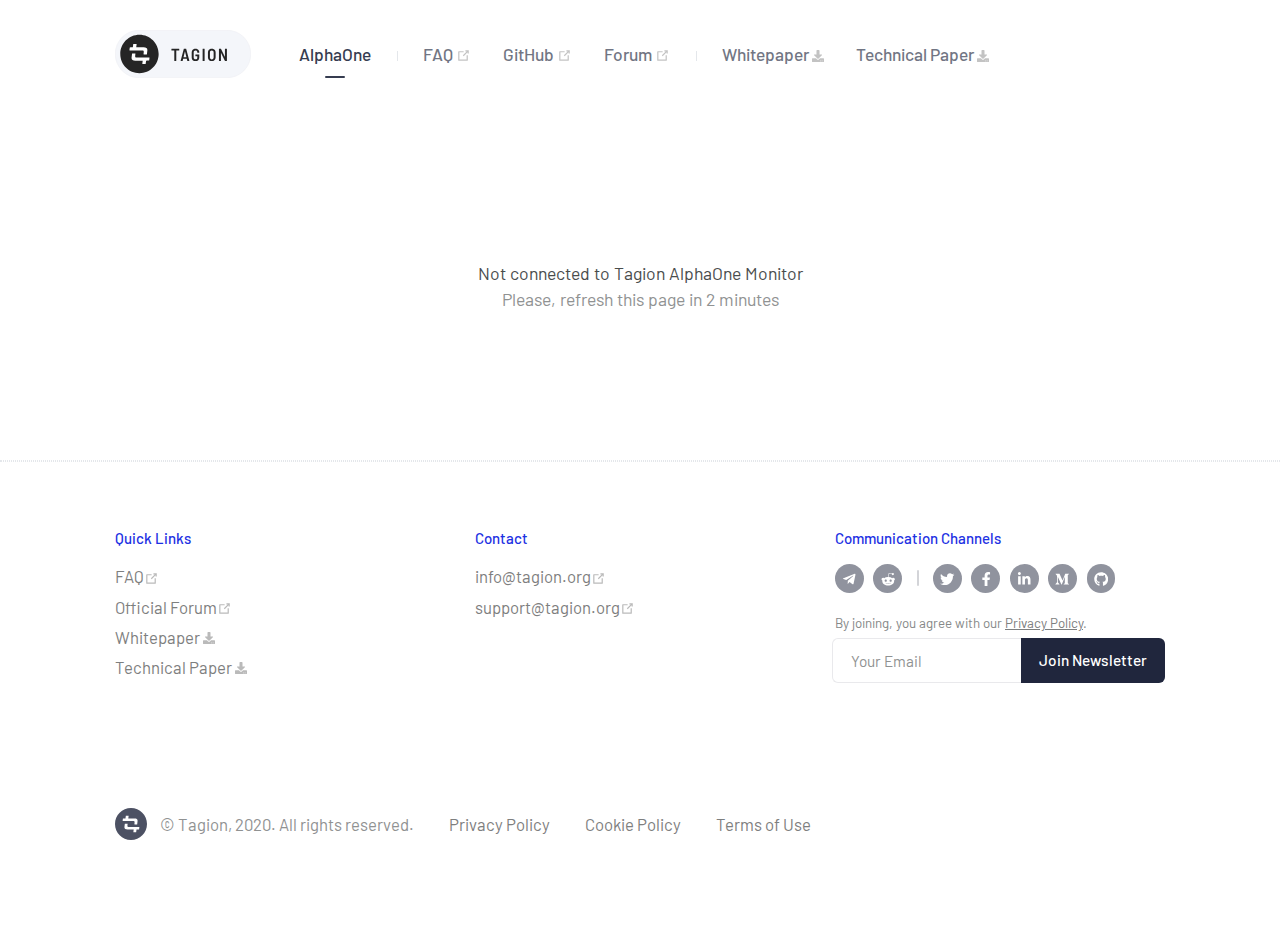
<file: alphaone.html>
<!DOCTYPE html>
<html lang="en-US">
  <head>
    <meta charset="utf-8">
    <meta name="viewport" content="width=device-width,initial-scale=1">
    <title>AlphaOne | Tagion</title>
    <meta name="generator" content="VuePress 1.5.0">
    
    <meta name="description" content="Tagion is a universal token protocol, that enables digital peer-to-peer cryptocurrency and a decentralized exchange, governed by its users. By design, Tagion network has no central authority and belongs to all its users. It will be open-sourced and open for everyone to join once the software is ready.">
    <meta property="og:site_name" content="Tagion">
    <meta property="og:title" content="AlphaOne">
    <meta property="og:type" content="website">
    <meta property="og:url" content="/alphaone.html">
    <meta property="og:image" content="/avatar-black.png">
    <meta name="twitter:title" content="AlphaOne">
    <meta name="twitter:url" content="/alphaone.html">
    <meta name="twitter:card" content="summary_large_image">
    <meta name="twitter:image" content="/avatar-black.png">
    <link rel="preload" href="/assets/css/0.styles.c9e88180.css" as="style"><link rel="preload" href="/assets/js/app.c8119a8b.js" as="script"><link rel="preload" href="/assets/js/15.464dc2e1.js" as="script"><link rel="preload" href="/assets/js/1.e9fab278.js" as="script"><link rel="prefetch" href="/assets/js/10.b28c453c.js"><link rel="prefetch" href="/assets/js/11.a37790d3.js"><link rel="prefetch" href="/assets/js/12.545787a4.js"><link rel="prefetch" href="/assets/js/13.3508d604.js"><link rel="prefetch" href="/assets/js/14.9d005c98.js"><link rel="prefetch" href="/assets/js/16.7e8c8c0d.js"><link rel="prefetch" href="/assets/js/17.61da25ea.js"><link rel="prefetch" href="/assets/js/18.f46b3de0.js"><link rel="prefetch" href="/assets/js/19.3b97ac4c.js"><link rel="prefetch" href="/assets/js/2.7d641783.js"><link rel="prefetch" href="/assets/js/20.99c3b06e.js"><link rel="prefetch" href="/assets/js/21.7ad8855a.js"><link rel="prefetch" href="/assets/js/22.2b421a98.js"><link rel="prefetch" href="/assets/js/3.955d6043.js"><link rel="prefetch" href="/assets/js/5.e788089e.js"><link rel="prefetch" href="/assets/js/6.66a41b96.js"><link rel="prefetch" href="/assets/js/7.863a6363.js"><link rel="prefetch" href="/assets/js/8.342bfb9f.js"><link rel="prefetch" href="/assets/js/9.237dc45f.js">
    <link rel="stylesheet" href="/assets/css/0.styles.c9e88180.css">
  </head>
  <body>
    <div id="app" data-server-rendered="true"><div id="landing-page" class="layout-page landing-page testnet-page preload"><div class="layout-header"><header id="header" class="header header--static"><div class="d-flex justify-content-between container"><div class="header__logo-wrapper"><a href="/" class="router-link-active"><img src="/logo-tagion.svg" alt="Tagion Logo" class="header__logo"></a> <ul class="nav header__nav d-none d-lg-flex"><li><a href="/alphaone.html" class="nav-link router-link-exact-active router-link-active">AlphaOne</a></li><li><li class="nav-separator"></li></li><li><a href="https://forum.tagion.org/t/tagion-faq/" target="_blank" rel="noopener noreferrer nofollow" class="nav-link external">
  FAQ
  <svg xmlns="http://www.w3.org/2000/svg" aria-hidden="true" x="0px" y="0px" viewBox="0 0 100 100" width="15" height="15" class="icon outbound"><path fill="currentColor" d="M18.8,85.1h56l0,0c2.2,0,4-1.8,4-4v-32h-8v28h-48v-48h28v-8h-32l0,0c-2.2,0-4,1.8-4,4v56C14.8,83.3,16.6,85.1,18.8,85.1z"></path> <polygon fill="currentColor" points="45.7,48.7 51.3,54.3 77.2,28.5 77.2,37.2 85.2,37.2 85.2,14.9 62.8,14.9 62.8,22.9 71.5,22.9"></polygon></svg></a></li><li><a href="https://github.com/tagion" target="_blank" rel="noopener noreferrer nofollow" class="nav-link external">
  GitHub
  <svg xmlns="http://www.w3.org/2000/svg" aria-hidden="true" x="0px" y="0px" viewBox="0 0 100 100" width="15" height="15" class="icon outbound"><path fill="currentColor" d="M18.8,85.1h56l0,0c2.2,0,4-1.8,4-4v-32h-8v28h-48v-48h28v-8h-32l0,0c-2.2,0-4,1.8-4,4v56C14.8,83.3,16.6,85.1,18.8,85.1z"></path> <polygon fill="currentColor" points="45.7,48.7 51.3,54.3 77.2,28.5 77.2,37.2 85.2,37.2 85.2,14.9 62.8,14.9 62.8,22.9 71.5,22.9"></polygon></svg></a></li><li><a href="https://forum.tagion.org" target="_blank" rel="noopener noreferrer nofollow" class="nav-link external">
  Forum
  <svg xmlns="http://www.w3.org/2000/svg" aria-hidden="true" x="0px" y="0px" viewBox="0 0 100 100" width="15" height="15" class="icon outbound"><path fill="currentColor" d="M18.8,85.1h56l0,0c2.2,0,4-1.8,4-4v-32h-8v28h-48v-48h28v-8h-32l0,0c-2.2,0-4,1.8-4,4v56C14.8,83.3,16.6,85.1,18.8,85.1z"></path> <polygon fill="currentColor" points="45.7,48.7 51.3,54.3 77.2,28.5 77.2,37.2 85.2,37.2 85.2,14.9 62.8,14.9 62.8,22.9 71.5,22.9"></polygon></svg></a></li><li><li class="nav-separator"></li></li><li class="menu-item--hide-only-lg"><a href="https://github.com/tagion/resources/raw/master/whitepaper/tagion-whitepaper.pdf" class="nav-link external">
  Whitepaper
  <svg aria-hidden="true" focusable="false" data-prefix="fas" data-icon="download" role="img" xmlns="http://www.w3.org/2000/svg" viewBox="0 0 512 512" x="0px" y="0px" width="12" height="12" class="icon download"><path fill="currentColor" d="M216 0h80c13.3 0 24 10.7 24 24v168h87.7c17.8 0 26.7 21.5 14.1 34.1L269.7 378.3c-7.5 7.5-19.8 7.5-27.3 0L90.1 226.1c-12.6-12.6-3.7-34.1 14.1-34.1H192V24c0-13.3 10.7-24 24-24zm296 376v112c0 13.3-10.7 24-24 24H24c-13.3 0-24-10.7-24-24V376c0-13.3 10.7-24 24-24h146.7l49 49c20.1 20.1 52.5 20.1 72.6 0l49-49H488c13.3 0 24 10.7 24 24zm-124 88c0-11-9-20-20-20s-20 9-20 20 9 20 20 20 20-9 20-20zm64 0c0-11-9-20-20-20s-20 9-20 20 9 20 20 20 20-9 20-20z"></path></svg></a></li><li class="menu-item--hide-only-lg"><a href="https://github.com/tagion/resources/raw/master/technical-paper/tagion-technical-paper.pdf" class="nav-link external">
  Technical Paper
  <svg aria-hidden="true" focusable="false" data-prefix="fas" data-icon="download" role="img" xmlns="http://www.w3.org/2000/svg" viewBox="0 0 512 512" x="0px" y="0px" width="12" height="12" class="icon download"><path fill="currentColor" d="M216 0h80c13.3 0 24 10.7 24 24v168h87.7c17.8 0 26.7 21.5 14.1 34.1L269.7 378.3c-7.5 7.5-19.8 7.5-27.3 0L90.1 226.1c-12.6-12.6-3.7-34.1 14.1-34.1H192V24c0-13.3 10.7-24 24-24zm296 376v112c0 13.3-10.7 24-24 24H24c-13.3 0-24-10.7-24-24V376c0-13.3 10.7-24 24-24h146.7l49 49c20.1 20.1 52.5 20.1 72.6 0l49-49H488c13.3 0 24 10.7 24 24zm-124 88c0-11-9-20-20-20s-20 9-20 20 9 20 20 20 20-9 20-20zm64 0c0-11-9-20-20-20s-20 9-20 20 9 20 20 20 20-9 20-20z"></path></svg></a></li><li class="menu-item--show-only-lg"><a href="https://github.com/tagion/resources/" target="_blank" rel="noopener noreferrer nofollow" class="nav-link external">
  Papers
  <svg xmlns="http://www.w3.org/2000/svg" aria-hidden="true" x="0px" y="0px" viewBox="0 0 100 100" width="15" height="15" class="icon outbound"><path fill="currentColor" d="M18.8,85.1h56l0,0c2.2,0,4-1.8,4-4v-32h-8v28h-48v-48h28v-8h-32l0,0c-2.2,0-4,1.8-4,4v56C14.8,83.3,16.6,85.1,18.8,85.1z"></path> <polygon fill="currentColor" points="45.7,48.7 51.3,54.3 77.2,28.5 77.2,37.2 85.2,37.2 85.2,14.9 62.8,14.9 62.8,22.9 71.5,22.9"></polygon></svg></a></li></ul></div></div></header></div> <div class="layout-body"><div class="container-wrapper"><div class="container py-4 container"><div class="not-connected"><div>Not connected to Tagion AlphaOne Monitor</div> <div class="text-muted">Please, refresh this page in 2 minutes</div></div></div></div> <div class="layout-sidebar"><div class="sidebar layout-sidebar__inner"><div class="sidebar__inner"><ul class="nav d-flex d-lg-none"><li><a href="/alphaone.html" class="nav-link router-link-exact-active router-link-active">AlphaOne</a></li><li><li class="nav-separator"></li></li><li><a href="https://forum.tagion.org/t/tagion-faq/" target="_blank" rel="noopener noreferrer nofollow" class="nav-link external">
  FAQ
  <svg xmlns="http://www.w3.org/2000/svg" aria-hidden="true" x="0px" y="0px" viewBox="0 0 100 100" width="15" height="15" class="icon outbound"><path fill="currentColor" d="M18.8,85.1h56l0,0c2.2,0,4-1.8,4-4v-32h-8v28h-48v-48h28v-8h-32l0,0c-2.2,0-4,1.8-4,4v56C14.8,83.3,16.6,85.1,18.8,85.1z"></path> <polygon fill="currentColor" points="45.7,48.7 51.3,54.3 77.2,28.5 77.2,37.2 85.2,37.2 85.2,14.9 62.8,14.9 62.8,22.9 71.5,22.9"></polygon></svg></a></li><li><a href="https://github.com/tagion" target="_blank" rel="noopener noreferrer nofollow" class="nav-link external">
  GitHub
  <svg xmlns="http://www.w3.org/2000/svg" aria-hidden="true" x="0px" y="0px" viewBox="0 0 100 100" width="15" height="15" class="icon outbound"><path fill="currentColor" d="M18.8,85.1h56l0,0c2.2,0,4-1.8,4-4v-32h-8v28h-48v-48h28v-8h-32l0,0c-2.2,0-4,1.8-4,4v56C14.8,83.3,16.6,85.1,18.8,85.1z"></path> <polygon fill="currentColor" points="45.7,48.7 51.3,54.3 77.2,28.5 77.2,37.2 85.2,37.2 85.2,14.9 62.8,14.9 62.8,22.9 71.5,22.9"></polygon></svg></a></li><li><a href="https://forum.tagion.org" target="_blank" rel="noopener noreferrer nofollow" class="nav-link external">
  Forum
  <svg xmlns="http://www.w3.org/2000/svg" aria-hidden="true" x="0px" y="0px" viewBox="0 0 100 100" width="15" height="15" class="icon outbound"><path fill="currentColor" d="M18.8,85.1h56l0,0c2.2,0,4-1.8,4-4v-32h-8v28h-48v-48h28v-8h-32l0,0c-2.2,0-4,1.8-4,4v56C14.8,83.3,16.6,85.1,18.8,85.1z"></path> <polygon fill="currentColor" points="45.7,48.7 51.3,54.3 77.2,28.5 77.2,37.2 85.2,37.2 85.2,14.9 62.8,14.9 62.8,22.9 71.5,22.9"></polygon></svg></a></li><li><li class="nav-separator"></li></li><li class="menu-item--hide-only-lg"><a href="https://github.com/tagion/resources/raw/master/whitepaper/tagion-whitepaper.pdf" class="nav-link external">
  Whitepaper
  <svg aria-hidden="true" focusable="false" data-prefix="fas" data-icon="download" role="img" xmlns="http://www.w3.org/2000/svg" viewBox="0 0 512 512" x="0px" y="0px" width="12" height="12" class="icon download"><path fill="currentColor" d="M216 0h80c13.3 0 24 10.7 24 24v168h87.7c17.8 0 26.7 21.5 14.1 34.1L269.7 378.3c-7.5 7.5-19.8 7.5-27.3 0L90.1 226.1c-12.6-12.6-3.7-34.1 14.1-34.1H192V24c0-13.3 10.7-24 24-24zm296 376v112c0 13.3-10.7 24-24 24H24c-13.3 0-24-10.7-24-24V376c0-13.3 10.7-24 24-24h146.7l49 49c20.1 20.1 52.5 20.1 72.6 0l49-49H488c13.3 0 24 10.7 24 24zm-124 88c0-11-9-20-20-20s-20 9-20 20 9 20 20 20 20-9 20-20zm64 0c0-11-9-20-20-20s-20 9-20 20 9 20 20 20 20-9 20-20z"></path></svg></a></li><li class="menu-item--hide-only-lg"><a href="https://github.com/tagion/resources/raw/master/technical-paper/tagion-technical-paper.pdf" class="nav-link external">
  Technical Paper
  <svg aria-hidden="true" focusable="false" data-prefix="fas" data-icon="download" role="img" xmlns="http://www.w3.org/2000/svg" viewBox="0 0 512 512" x="0px" y="0px" width="12" height="12" class="icon download"><path fill="currentColor" d="M216 0h80c13.3 0 24 10.7 24 24v168h87.7c17.8 0 26.7 21.5 14.1 34.1L269.7 378.3c-7.5 7.5-19.8 7.5-27.3 0L90.1 226.1c-12.6-12.6-3.7-34.1 14.1-34.1H192V24c0-13.3 10.7-24 24-24zm296 376v112c0 13.3-10.7 24-24 24H24c-13.3 0-24-10.7-24-24V376c0-13.3 10.7-24 24-24h146.7l49 49c20.1 20.1 52.5 20.1 72.6 0l49-49H488c13.3 0 24 10.7 24 24zm-124 88c0-11-9-20-20-20s-20 9-20 20 9 20 20 20 20-9 20-20zm64 0c0-11-9-20-20-20s-20 9-20 20 9 20 20 20 20-9 20-20z"></path></svg></a></li><li class="menu-item--show-only-lg"><a href="https://github.com/tagion/resources/" target="_blank" rel="noopener noreferrer nofollow" class="nav-link external">
  Papers
  <svg xmlns="http://www.w3.org/2000/svg" aria-hidden="true" x="0px" y="0px" viewBox="0 0 100 100" width="15" height="15" class="icon outbound"><path fill="currentColor" d="M18.8,85.1h56l0,0c2.2,0,4-1.8,4-4v-32h-8v28h-48v-48h28v-8h-32l0,0c-2.2,0-4,1.8-4,4v56C14.8,83.3,16.6,85.1,18.8,85.1z"></path> <polygon fill="currentColor" points="45.7,48.7 51.3,54.3 77.2,28.5 77.2,37.2 85.2,37.2 85.2,14.9 62.8,14.9 62.8,22.9 71.5,22.9"></polygon></svg></a></li></ul>  <!----> </div></div></div></div> <div class="layout-footer-nav"></div> <div class="layout-footer"><footer class="footer"><div class="container"><div class="row"><div class="outbound-negative-space-fix mt-8 mt-sm-0 col-sm-6 col-xl-4 col-12"><h6 class="mb-3">Quick Links</h6> <ul class="nav flex-column"><li><a href="https://forum.tagion.org/t/tagion-faq" target="_blank" rel="noopener noreferrer nofollow">
              FAQ
              <svg xmlns="http://www.w3.org/2000/svg" aria-hidden="true" x="0px" y="0px" viewBox="0 0 100 100" width="15" height="15" class="icon outbound"><path fill="currentColor" d="M18.8,85.1h56l0,0c2.2,0,4-1.8,4-4v-32h-8v28h-48v-48h28v-8h-32l0,0c-2.2,0-4,1.8-4,4v56C14.8,83.3,16.6,85.1,18.8,85.1z"></path> <polygon fill="currentColor" points="45.7,48.7 51.3,54.3 77.2,28.5 77.2,37.2 85.2,37.2 85.2,14.9 62.8,14.9 62.8,22.9 71.5,22.9"></polygon></svg></a></li> <li><a target="_blank" href="https://forum.tagion.org/">Official Forum
              <svg xmlns="http://www.w3.org/2000/svg" aria-hidden="true" x="0px" y="0px" viewBox="0 0 100 100" width="15" height="15" class="icon outbound"><path fill="currentColor" d="M18.8,85.1h56l0,0c2.2,0,4-1.8,4-4v-32h-8v28h-48v-48h28v-8h-32l0,0c-2.2,0-4,1.8-4,4v56C14.8,83.3,16.6,85.1,18.8,85.1z"></path> <polygon fill="currentColor" points="45.7,48.7 51.3,54.3 77.2,28.5 77.2,37.2 85.2,37.2 85.2,14.9 62.8,14.9 62.8,22.9 71.5,22.9"></polygon></svg></a></li> <li><a href="https://github.com/tagion/resources/raw/master/whitepaper/tagion-whitepaper.pdf">Whitepaper
              <svg aria-hidden="true" focusable="false" data-prefix="fas" data-icon="download" role="img" xmlns="http://www.w3.org/2000/svg" viewBox="0 0 512 512" x="0px" y="0px" width="12" height="12" class="icon download"><path fill="currentColor" d="M216 0h80c13.3 0 24 10.7 24 24v168h87.7c17.8 0 26.7 21.5 14.1 34.1L269.7 378.3c-7.5 7.5-19.8 7.5-27.3 0L90.1 226.1c-12.6-12.6-3.7-34.1 14.1-34.1H192V24c0-13.3 10.7-24 24-24zm296 376v112c0 13.3-10.7 24-24 24H24c-13.3 0-24-10.7-24-24V376c0-13.3 10.7-24 24-24h146.7l49 49c20.1 20.1 52.5 20.1 72.6 0l49-49H488c13.3 0 24 10.7 24 24zm-124 88c0-11-9-20-20-20s-20 9-20 20 9 20 20 20 20-9 20-20zm64 0c0-11-9-20-20-20s-20 9-20 20 9 20 20 20 20-9 20-20z"></path></svg></a></li> <li><a href="https://github.com/tagion/resources/raw/master/technical-paper/tagion-technical-paper.pdf">
              Technical Paper
              <svg aria-hidden="true" focusable="false" data-prefix="fas" data-icon="download" role="img" xmlns="http://www.w3.org/2000/svg" viewBox="0 0 512 512" x="0px" y="0px" width="12" height="12" class="icon download"><path fill="currentColor" d="M216 0h80c13.3 0 24 10.7 24 24v168h87.7c17.8 0 26.7 21.5 14.1 34.1L269.7 378.3c-7.5 7.5-19.8 7.5-27.3 0L90.1 226.1c-12.6-12.6-3.7-34.1 14.1-34.1H192V24c0-13.3 10.7-24 24-24zm296 376v112c0 13.3-10.7 24-24 24H24c-13.3 0-24-10.7-24-24V376c0-13.3 10.7-24 24-24h146.7l49 49c20.1 20.1 52.5 20.1 72.6 0l49-49H488c13.3 0 24 10.7 24 24zm-124 88c0-11-9-20-20-20s-20 9-20 20 9 20 20 20 20-9 20-20zm64 0c0-11-9-20-20-20s-20 9-20 20 9 20 20 20 20-9 20-20z"></path></svg></a></li></ul></div> <div class="mt-8 mt-sm-0 mt-xl-0 outbound-negative-space-fix col"><h6 class="mb-3">Contact</h6> <ul class="nav flex-column"><li><a href="mailto:info@tagion.org">
              info@tagion.org
              <svg xmlns="http://www.w3.org/2000/svg" aria-hidden="true" x="0px" y="0px" viewBox="0 0 100 100" width="15" height="15" class="icon outbound"><path fill="currentColor" d="M18.8,85.1h56l0,0c2.2,0,4-1.8,4-4v-32h-8v28h-48v-48h28v-8h-32l0,0c-2.2,0-4,1.8-4,4v56C14.8,83.3,16.6,85.1,18.8,85.1z"></path> <polygon fill="currentColor" points="45.7,48.7 51.3,54.3 77.2,28.5 77.2,37.2 85.2,37.2 85.2,14.9 62.8,14.9 62.8,22.9 71.5,22.9"></polygon></svg></a></li> <li><a href="mailto:support@tagion.org">
              support@tagion.org
              <svg xmlns="http://www.w3.org/2000/svg" aria-hidden="true" x="0px" y="0px" viewBox="0 0 100 100" width="15" height="15" class="icon outbound"><path fill="currentColor" d="M18.8,85.1h56l0,0c2.2,0,4-1.8,4-4v-32h-8v28h-48v-48h28v-8h-32l0,0c-2.2,0-4,1.8-4,4v56C14.8,83.3,16.6,85.1,18.8,85.1z"></path> <polygon fill="currentColor" points="45.7,48.7 51.3,54.3 77.2,28.5 77.2,37.2 85.2,37.2 85.2,14.9 62.8,14.9 62.8,22.9 71.5,22.9"></polygon></svg></a></li></ul></div> <div class="col-newsletter mt-8 mt-xl-0 outbound-negative-space-fix col-xl-4 col-12"><h6 class="mb-3">Communication Channels</h6> <ul class="social-buttons mb-3 mt-3 social-buttons--dark"><li><a href="https://t.me/tagion" title="Tagion Telegram Channel" target="_blank" class="social-buttons__button"><svg aria-hidden="true" focusable="false" data-prefix="fab" data-icon="telegram-plane" role="img" xmlns="http://www.w3.org/2000/svg" viewBox="0 0 448 512" class="svg-inline--fa fa-telegram-plane fa-w-14"><path fill="currentColor" d="M446.7 98.6l-67.6 318.8c-5.1 22.5-18.4 28.1-37.3 17.5l-103-75.9-49.7 47.8c-5.5 5.5-10.1 10.1-20.7 10.1l7.4-104.9 190.9-172.5c8.3-7.4-1.8-11.5-12.9-4.1L117.8 284 16.2 252.2c-22.1-6.9-22.5-22.1 4.6-32.7L418.2 66.4c18.4-6.9 34.5 4.1 28.5 32.2z"></path></svg></a> <a href="https://www.reddit.com/r/Tagion/" title="Tagion Subreddit" target="_blank" class="social-buttons__button"><svg aria-hidden="true" focusable="false" data-prefix="fab" data-icon="reddit-alien" role="img" xmlns="http://www.w3.org/2000/svg" viewBox="0 0 512 512" class="svg-inline--fa fa-reddit-alien fa-w-16"><path fill="currentColor" d="M440.3 203.5c-15 0-28.2 6.2-37.9 15.9-35.7-24.7-83.8-40.6-137.1-42.3L293 52.3l88.2 19.8c0 21.6 17.6 39.2 39.2 39.2 22 0 39.7-18.1 39.7-39.7s-17.6-39.7-39.7-39.7c-15.4 0-28.7 9.3-35.3 22l-97.4-21.6c-4.9-1.3-9.7 2.2-11 7.1L246.3 177c-52.9 2.2-100.5 18.1-136.3 42.8-9.7-10.1-23.4-16.3-38.4-16.3-55.6 0-73.8 74.6-22.9 100.1-1.8 7.9-2.6 16.3-2.6 24.7 0 83.8 94.4 151.7 210.3 151.7 116.4 0 210.8-67.9 210.8-151.7 0-8.4-.9-17.2-3.1-25.1 49.9-25.6 31.5-99.7-23.8-99.7zM129.4 308.9c0-22 17.6-39.7 39.7-39.7 21.6 0 39.2 17.6 39.2 39.7 0 21.6-17.6 39.2-39.2 39.2-22 .1-39.7-17.6-39.7-39.2zm214.3 93.5c-36.4 36.4-139.1 36.4-175.5 0-4-3.5-4-9.7 0-13.7 3.5-3.5 9.7-3.5 13.2 0 27.8 28.5 120 29 149 0 3.5-3.5 9.7-3.5 13.2 0 4.1 4 4.1 10.2.1 13.7zm-.8-54.2c-21.6 0-39.2-17.6-39.2-39.2 0-22 17.6-39.7 39.2-39.7 22 0 39.7 17.6 39.7 39.7-.1 21.5-17.7 39.2-39.7 39.2z"></path></svg></a> <div class="social-buttons__divider"></div> <a href="https://twitter.com/tagionTeam" title="Tagion Twitter Feed" target="_blank" class="social-buttons__button"><svg aria-hidden="true" focusable="false" data-prefix="fab" data-icon="twitter" role="img" xmlns="http://www.w3.org/2000/svg" viewBox="0 0 512 512" class="svg-inline--fa fa-twitter fa-w-16"><path fill="currentColor" d="M459.37 151.716c.325 4.548.325 9.097.325 13.645 0 138.72-105.583 298.558-298.558 298.558-59.452 0-114.68-17.219-161.137-47.106 8.447.974 16.568 1.299 25.34 1.299 49.055 0 94.213-16.568 130.274-44.832-46.132-.975-84.792-31.188-98.112-72.772 6.498.974 12.995 1.624 19.818 1.624 9.421 0 18.843-1.3 27.614-3.573-48.081-9.747-84.143-51.98-84.143-102.985v-1.299c13.969 7.797 30.214 12.67 47.431 13.319-28.264-18.843-46.781-51.005-46.781-87.391 0-19.492 5.197-37.36 14.294-52.954 51.655 63.675 129.3 105.258 216.365 109.807-1.624-7.797-2.599-15.918-2.599-24.04 0-57.828 46.782-104.934 104.934-104.934 30.213 0 57.502 12.67 76.67 33.137 23.715-4.548 46.456-13.32 66.599-25.34-7.798 24.366-24.366 44.833-46.132 57.827 21.117-2.273 41.584-8.122 60.426-16.243-14.292 20.791-32.161 39.308-52.628 54.253z"></path></svg></a> <a href="https://www.facebook.com/tagionTeam" title="Tagion Facebook Page" target="_blank" class="social-buttons__button"><svg aria-hidden="true" focusable="false" data-prefix="fab" data-icon="facebook-f" role="img" xmlns="http://www.w3.org/2000/svg" viewBox="0 0 320 512" class="svg-inline--fa fa-facebook-f fa-w-10"><path fill="currentColor" d="M279.14 288l14.22-92.66h-88.91v-60.13c0-25.35 12.42-50.06 52.24-50.06h40.42V6.26S260.43 0 225.36 0c-73.22 0-121.08 44.38-121.08 124.72v70.62H22.89V288h81.39v224h100.17V288z"></path></svg></a> <a href="https://www.linkedin.com/company/33286266" title="Tagion LinkedIn Page" target="_blank" class="social-buttons__button"><svg aria-hidden="true" focusable="false" data-prefix="fab" data-icon="linkedin-in" role="img" xmlns="http://www.w3.org/2000/svg" viewBox="0 0 448 512" class="svg-inline--fa fa-linkedin-in fa-w-14"><path fill="currentColor" d="M100.28 448H7.4V148.9h92.88zM53.79 108.1C24.09 108.1 0 83.5 0 53.8a53.79 53.79 0 0 1 107.58 0c0 29.7-24.1 54.3-53.79 54.3zM447.9 448h-92.68V302.4c0-34.7-.7-79.2-48.29-79.2-48.29 0-55.69 37.7-55.69 76.7V448h-92.78V148.9h89.08v40.8h1.3c12.4-23.5 42.69-48.3 87.88-48.3 94 0 111.28 61.9 111.28 142.3V448z"></path></svg></a> <a href="https://medium.com/tagion" title="Tagion Medium Publication" target="_blank" class="social-buttons__button"><svg aria-hidden="true" focusable="false" data-prefix="fab" data-icon="medium-m" role="img" xmlns="http://www.w3.org/2000/svg" viewBox="0 0 512 512" class="svg-inline--fa fa-medium-m fa-w-16"><path fill="currentColor" d="M71.5 142.3c.6-5.9-1.7-11.8-6.1-15.8L20.3 72.1V64h140.2l108.4 237.7L364.2 64h133.7v8.1l-38.6 37c-3.3 2.5-5 6.7-4.3 10.8v272c-.7 4.1 1 8.3 4.3 10.8l37.7 37v8.1H307.3v-8.1l39.1-37.9c3.8-3.8 3.8-5 3.8-10.8V171.2L241.5 447.1h-14.7L100.4 171.2v184.9c-1.1 7.8 1.5 15.6 7 21.2l50.8 61.6v8.1h-144v-8L65 377.3c5.4-5.6 7.9-13.5 6.5-21.2V142.3z"></path></svg></a> <a href="https://github.com/tagion" title="Tagion GitHub" target="_blank" class="social-buttons__button"><svg aria-hidden="true" focusable="false" data-prefix="fab" data-icon="github" role="img" xmlns="http://www.w3.org/2000/svg" viewBox="0 0 496 512" class="svg-inline--fa fa-github fa-w-16"><path fill="currentColor" d="M165.9 397.4c0 2-2.3 3.6-5.2 3.6-3.3.3-5.6-1.3-5.6-3.6 0-2 2.3-3.6 5.2-3.6 3-.3 5.6 1.3 5.6 3.6zm-31.1-4.5c-.7 2 1.3 4.3 4.3 4.9 2.6 1 5.6 0 6.2-2s-1.3-4.3-4.3-5.2c-2.6-.7-5.5.3-6.2 2.3zm44.2-1.7c-2.9.7-4.9 2.6-4.6 4.9.3 2 2.9 3.3 5.9 2.6 2.9-.7 4.9-2.6 4.6-4.6-.3-1.9-3-3.2-5.9-2.9zM244.8 8C106.1 8 0 113.3 0 252c0 110.9 69.8 205.8 169.5 239.2 12.8 2.3 17.3-5.6 17.3-12.1 0-6.2-.3-40.4-.3-61.4 0 0-70 15-84.7-29.8 0 0-11.4-29.1-27.8-36.6 0 0-22.9-15.7 1.6-15.4 0 0 24.9 2 38.6 25.8 21.9 38.6 58.6 27.5 72.9 20.9 2.3-16 8.8-27.1 16-33.7-55.9-6.2-112.3-14.3-112.3-110.5 0-27.5 7.6-41.3 23.6-58.9-2.6-6.5-11.1-33.3 2.6-67.9 20.9-6.5 69 27 69 27 20-5.6 41.5-8.5 62.8-8.5s42.8 2.9 62.8 8.5c0 0 48.1-33.6 69-27 13.7 34.7 5.2 61.4 2.6 67.9 16 17.7 25.8 31.5 25.8 58.9 0 96.5-58.9 104.2-114.8 110.5 9.2 7.9 17 22.9 17 46.4 0 33.7-.3 75.4-.3 83.6 0 6.5 4.6 14.4 17.3 12.1C428.2 457.8 496 362.9 496 252 496 113.3 383.5 8 244.8 8zM97.2 352.9c-1.3 1-1 3.3.7 5.2 1.6 1.6 3.9 2.3 5.2 1 1.3-1 1-3.3-.7-5.2-1.6-1.6-3.9-2.3-5.2-1zm-10.8-8.1c-.7 1.3.3 2.9 2.3 3.9 1.6 1 3.6.7 4.3-.7.7-1.3-.3-2.9-2.3-3.9-2-.6-3.6-.3-4.3.7zm32.4 35.6c-1.6 1.3-1 4.3 1.3 6.2 2.3 2.3 5.2 2.6 6.5 1 1.3-1.3.7-4.3-1.3-6.2-2.2-2.3-5.2-2.6-6.5-1zm-11.4-14.7c-1.6 1-1.6 3.6 0 5.9 1.6 2.3 4.3 3.3 5.6 2.3 1.6-1.3 1.6-3.9 0-6.2-1.4-2.3-4-3.3-5.6-2z"></path></svg></a></li></ul> <p class="mb-1"><small>By joining, you agree with our <a href="/meta/privacy-policy"><u>Privacy Policy</u></a>.</small></p> <div class="footer-newsletter"><form method="" target="" novalidate="novalidate" class="t-form"><div pill="" role="group" class="input-group input-group-sm"><!----><input name="EMAIL" type="email" placeholder="Your Email" required="required" aria-required="true" aria-label="Your Email" value="" class="email-field form-control"> <div class="input-group-append"><button aria-label="Subscribe" type="submit" class="btn btn-primary"><span><span>Join Newsletter</span></span></button></div><!----></div> <small class="form-text text-danger"> </small> <!----></form></div></div></div> <div class="row mt-10 align-items-md-center"><div class="col-12"><div class="d-flex align-items-start"><img src="/logo.svg" alt="Tagion Logo" class="footer__logo"> <ul class="list-inline list-group-transparent list-group-flush list-group-borderless mb-0 text-muted"><li class="list-inline-item pl-0 pr-4 my-1">© Tagion, 2020. All rights reserved.</li> <li class="list-inline-item pl-0 pr-4 my-1"><a href="/meta/privacy-policy">Privacy Policy</a></li> <li class="list-inline-item pl-0 pr-4 my-1"><a href="/meta/cookie-policy">Cookie Policy</a></li> <li class="list-inline-item pl-0 pr-4 my-1"><a href="/meta/terms-of-use">Terms of Use</a></li></ul></div></div></div></div></footer></div> <div class="layout-sidebar-button"><div class="icon menu-icon"><svg viewBox="0 0 926.23699 573.74994" version="1.1" x="0px" y="0px" width="15" height="15" class="menu-icon__bottom"><g transform="translate(904.92214,-879.1482)"><path d="
        m -673.67664,1221.6502 -231.2455,-231.24803 55.6165,
        -55.627 c 30.5891,-30.59485 56.1806,-55.627 56.8701,-55.627 0.6894,
        0 79.8637,78.60862 175.9427,174.68583 l 174.6892,174.6858 174.6892,
        -174.6858 c 96.079,-96.07721 175.253196,-174.68583 175.942696,
        -174.68583 0.6895,0 26.281,25.03215 56.8701,
        55.627 l 55.6165,55.627 -231.245496,231.24803 c -127.185,127.1864
        -231.5279,231.248 -231.873,231.248 -0.3451,0 -104.688,
        -104.0616 -231.873,-231.248 z
      "></path></g></svg> <svg viewBox="0 0 926.23699 573.74994" version="1.1" x="0px" y="0px" width="15" height="15" class="menu-icon__top"><g transform="translate(904.92214,-879.1482)"><path d="
        m -673.67664,1221.6502 -231.2455,-231.24803 55.6165,
        -55.627 c 30.5891,-30.59485 56.1806,-55.627 56.8701,-55.627 0.6894,
        0 79.8637,78.60862 175.9427,174.68583 l 174.6892,174.6858 174.6892,
        -174.6858 c 96.079,-96.07721 175.253196,-174.68583 175.942696,
        -174.68583 0.6895,0 26.281,25.03215 56.8701,
        55.627 l 55.6165,55.627 -231.245496,231.24803 c -127.185,127.1864
        -231.5279,231.248 -231.873,231.248 -0.3451,0 -104.688,
        -104.0616 -231.873,-231.248 z
      "></path></g></svg></div> <div class="layout-sidebar-button__text">
    Menu
  </div></div> <span><div class="t-cookies-alert-overlay"></div> <div class="container t-cookies-alert"><div role="alert" class="alert shadow-sm t-cookies-alert__block"><div class="row"><div class="mb-4 mb-lg-0 col-lg-10 col-12"><p class="mb-0 t-cookies-alert__text"><strong>Our privacy policy has been updated.</strong> <br>By continuing to use the site or closing this banner, you agree with our privacy policy and use of cookies.
            <br>To find out more and learn how to change your choices, please go to our
            <u><a href="/meta/privacy-policy">privacy policy</a></u>.
          </p></div> <div class="text-right d-flex justify-content-end align-items-end col-lg-2 col-12"><div><button type="button" aria-label="Accept cookies policy and close" class="btn btn-sm btn-outline-primary">Accept</button></div></div></div></div></div></span></div><div class="global-ui"><Canonical></Canonical></div></div>
    <script src="/assets/js/app.c8119a8b.js" defer></script><script src="/assets/js/15.464dc2e1.js" defer></script><script src="/assets/js/1.e9fab278.js" defer></script>
  </body>
</html>
</file>
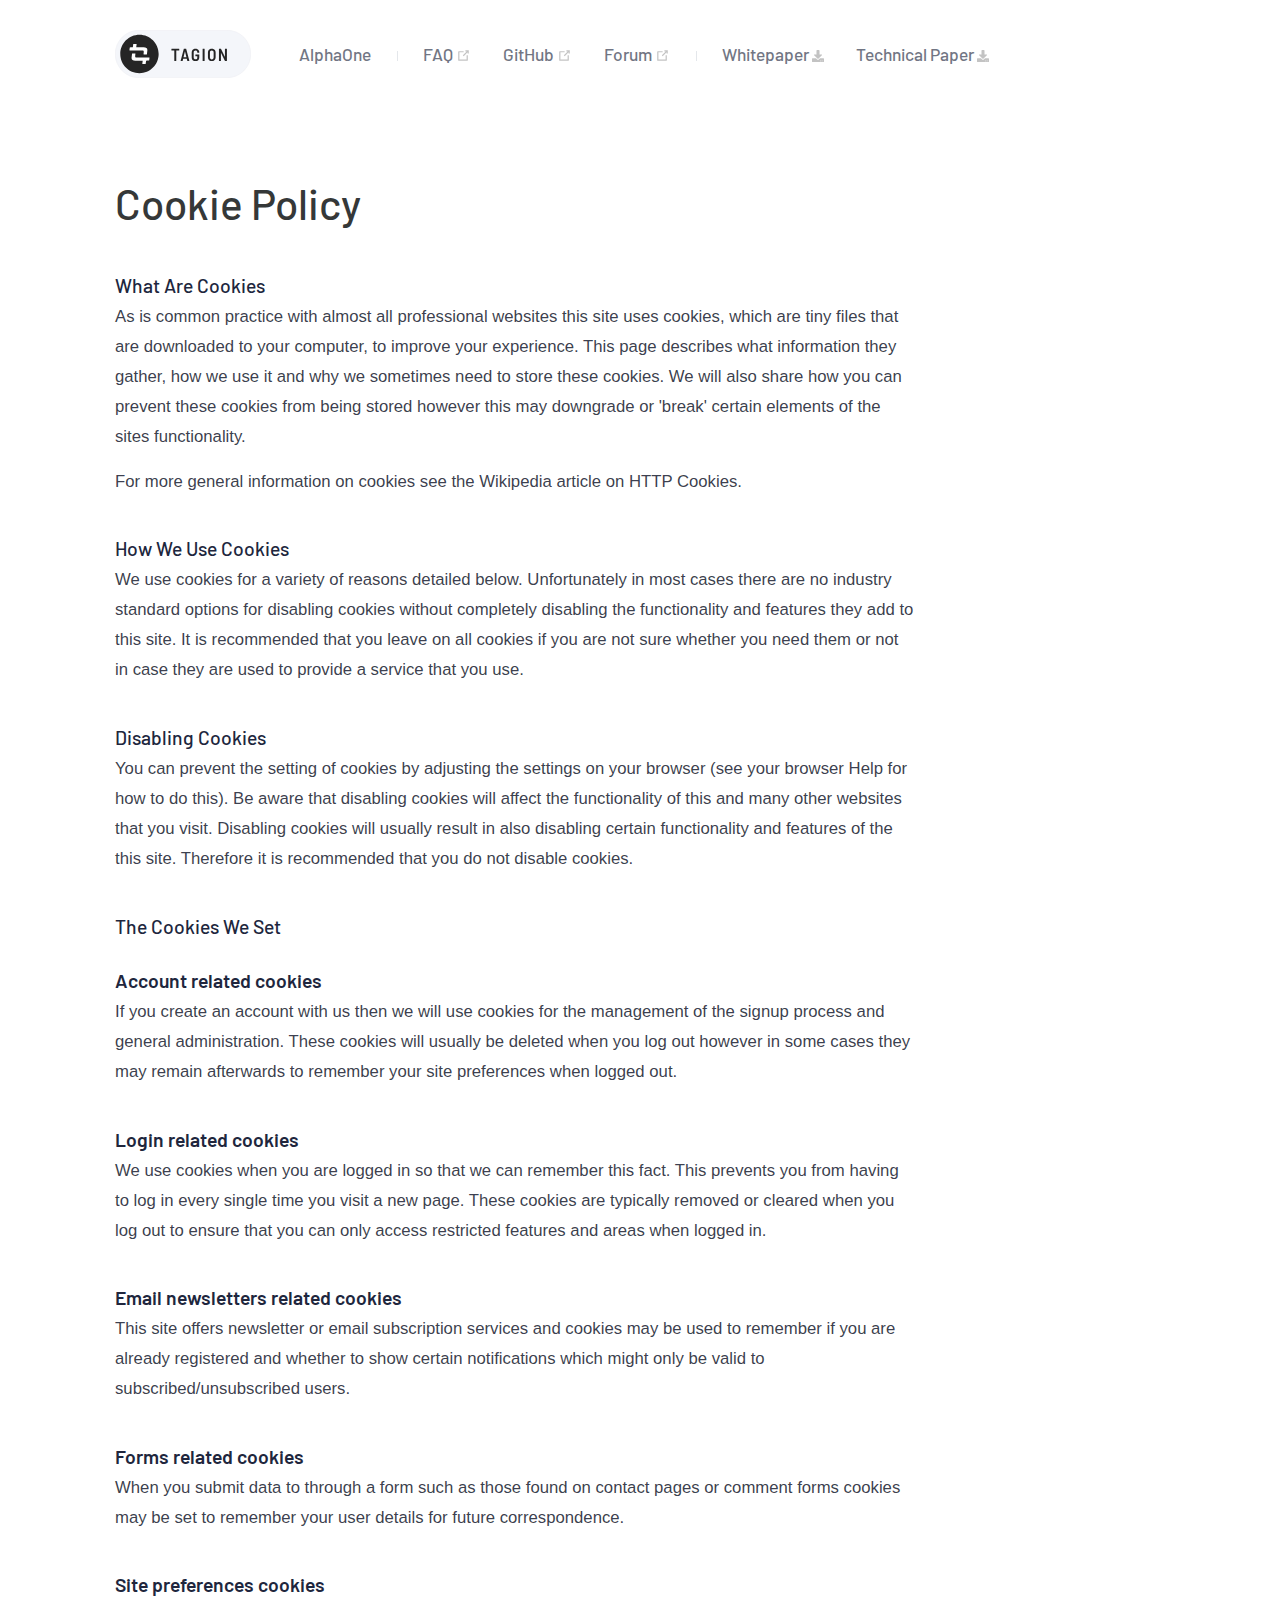
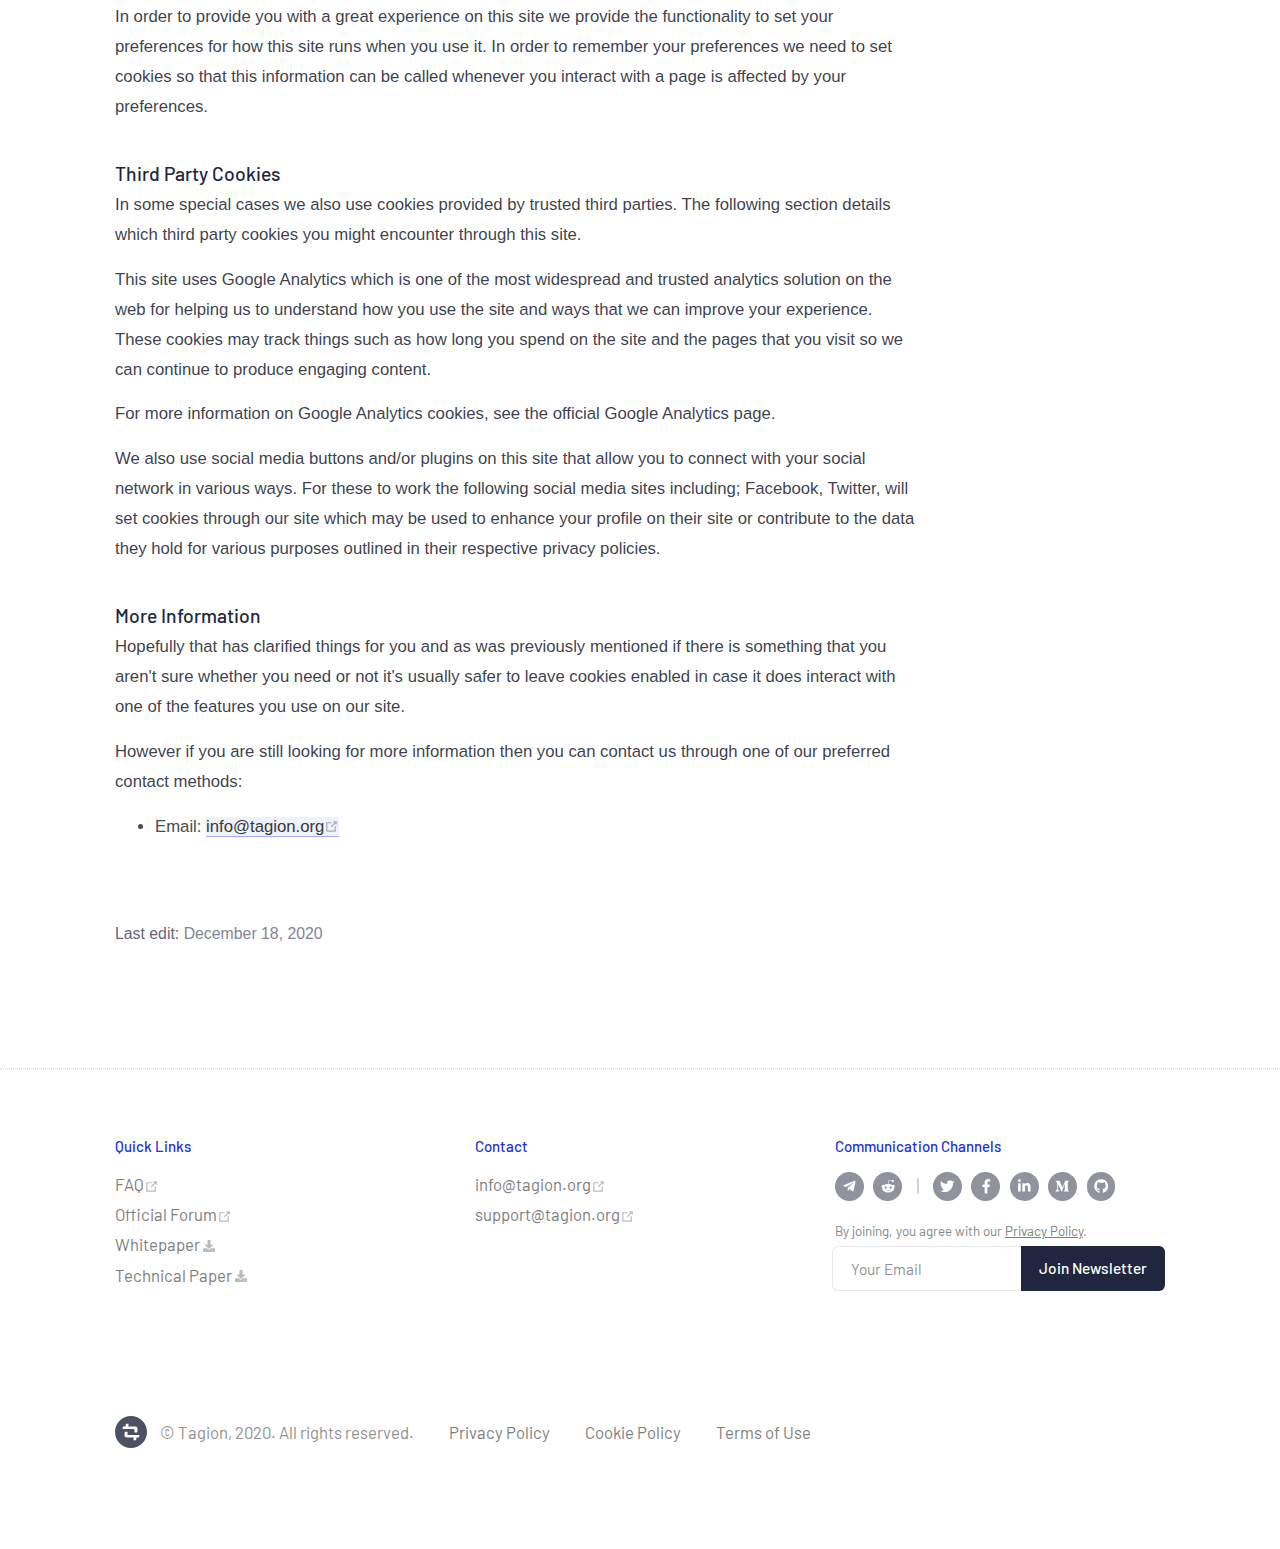
<file: meta/cookie-policy.html>
<!DOCTYPE html>
<html lang="en-US">
  <head>
    <meta charset="utf-8">
    <meta name="viewport" content="width=device-width,initial-scale=1">
    <title>Cookie Policy | Tagion</title>
    <meta name="generator" content="VuePress 1.5.0">
    
    <meta name="description" content="Tagion is a universal token protocol, that enables digital peer-to-peer cryptocurrency and a decentralized exchange, governed by its users. By design, Tagion network has no central authority and belongs to all its users. It will be open-sourced and open for everyone to join once the software is ready.">
    <meta property="og:site_name" content="Tagion">
    <meta property="og:title" content="Cookie Policy">
    <meta property="og:type" content="website">
    <meta property="og:url" content="/meta/cookie-policy.html">
    <meta property="og:image" content="/avatar-black.png">
    <meta name="twitter:title" content="Cookie Policy">
    <meta name="twitter:url" content="/meta/cookie-policy.html">
    <meta name="twitter:card" content="summary_large_image">
    <meta name="twitter:image" content="/avatar-black.png">
    <link rel="preload" href="/assets/css/0.styles.c9e88180.css" as="style"><link rel="preload" href="/assets/js/app.c8119a8b.js" as="script"><link rel="preload" href="/assets/js/10.b28c453c.js" as="script"><link rel="preload" href="/assets/js/1.e9fab278.js" as="script"><link rel="preload" href="/assets/js/20.99c3b06e.js" as="script"><link rel="preload" href="/assets/js/11.a37790d3.js" as="script"><link rel="prefetch" href="/assets/js/12.545787a4.js"><link rel="prefetch" href="/assets/js/13.3508d604.js"><link rel="prefetch" href="/assets/js/14.9d005c98.js"><link rel="prefetch" href="/assets/js/15.464dc2e1.js"><link rel="prefetch" href="/assets/js/16.7e8c8c0d.js"><link rel="prefetch" href="/assets/js/17.61da25ea.js"><link rel="prefetch" href="/assets/js/18.f46b3de0.js"><link rel="prefetch" href="/assets/js/19.3b97ac4c.js"><link rel="prefetch" href="/assets/js/2.7d641783.js"><link rel="prefetch" href="/assets/js/21.7ad8855a.js"><link rel="prefetch" href="/assets/js/22.2b421a98.js"><link rel="prefetch" href="/assets/js/3.955d6043.js"><link rel="prefetch" href="/assets/js/5.e788089e.js"><link rel="prefetch" href="/assets/js/6.66a41b96.js"><link rel="prefetch" href="/assets/js/7.863a6363.js"><link rel="prefetch" href="/assets/js/8.342bfb9f.js"><link rel="prefetch" href="/assets/js/9.237dc45f.js">
    <link rel="stylesheet" href="/assets/css/0.styles.c9e88180.css">
  </head>
  <body>
    <div id="app" data-server-rendered="true"><div id="wrapper" class="layout-page preload"><div class="layout-header"><header id="header" class="header header--static"><div class="d-flex justify-content-between container"><div class="header__logo-wrapper"><a href="/" class="router-link-active"><img src="/logo-tagion.svg" alt="Tagion Logo" class="header__logo"></a> <ul class="nav header__nav d-none d-lg-flex"><li><a href="/alphaone.html" class="nav-link">AlphaOne</a></li><li><li class="nav-separator"></li></li><li><a href="https://forum.tagion.org/t/tagion-faq/" target="_blank" rel="noopener noreferrer nofollow" class="nav-link external">
  FAQ
  <svg xmlns="http://www.w3.org/2000/svg" aria-hidden="true" x="0px" y="0px" viewBox="0 0 100 100" width="15" height="15" class="icon outbound"><path fill="currentColor" d="M18.8,85.1h56l0,0c2.2,0,4-1.8,4-4v-32h-8v28h-48v-48h28v-8h-32l0,0c-2.2,0-4,1.8-4,4v56C14.8,83.3,16.6,85.1,18.8,85.1z"></path> <polygon fill="currentColor" points="45.7,48.7 51.3,54.3 77.2,28.5 77.2,37.2 85.2,37.2 85.2,14.9 62.8,14.9 62.8,22.9 71.5,22.9"></polygon></svg></a></li><li><a href="https://github.com/tagion" target="_blank" rel="noopener noreferrer nofollow" class="nav-link external">
  GitHub
  <svg xmlns="http://www.w3.org/2000/svg" aria-hidden="true" x="0px" y="0px" viewBox="0 0 100 100" width="15" height="15" class="icon outbound"><path fill="currentColor" d="M18.8,85.1h56l0,0c2.2,0,4-1.8,4-4v-32h-8v28h-48v-48h28v-8h-32l0,0c-2.2,0-4,1.8-4,4v56C14.8,83.3,16.6,85.1,18.8,85.1z"></path> <polygon fill="currentColor" points="45.7,48.7 51.3,54.3 77.2,28.5 77.2,37.2 85.2,37.2 85.2,14.9 62.8,14.9 62.8,22.9 71.5,22.9"></polygon></svg></a></li><li><a href="https://forum.tagion.org" target="_blank" rel="noopener noreferrer nofollow" class="nav-link external">
  Forum
  <svg xmlns="http://www.w3.org/2000/svg" aria-hidden="true" x="0px" y="0px" viewBox="0 0 100 100" width="15" height="15" class="icon outbound"><path fill="currentColor" d="M18.8,85.1h56l0,0c2.2,0,4-1.8,4-4v-32h-8v28h-48v-48h28v-8h-32l0,0c-2.2,0-4,1.8-4,4v56C14.8,83.3,16.6,85.1,18.8,85.1z"></path> <polygon fill="currentColor" points="45.7,48.7 51.3,54.3 77.2,28.5 77.2,37.2 85.2,37.2 85.2,14.9 62.8,14.9 62.8,22.9 71.5,22.9"></polygon></svg></a></li><li><li class="nav-separator"></li></li><li class="menu-item--hide-only-lg"><a href="https://github.com/tagion/resources/raw/master/whitepaper/tagion-whitepaper.pdf" class="nav-link external">
  Whitepaper
  <svg aria-hidden="true" focusable="false" data-prefix="fas" data-icon="download" role="img" xmlns="http://www.w3.org/2000/svg" viewBox="0 0 512 512" x="0px" y="0px" width="12" height="12" class="icon download"><path fill="currentColor" d="M216 0h80c13.3 0 24 10.7 24 24v168h87.7c17.8 0 26.7 21.5 14.1 34.1L269.7 378.3c-7.5 7.5-19.8 7.5-27.3 0L90.1 226.1c-12.6-12.6-3.7-34.1 14.1-34.1H192V24c0-13.3 10.7-24 24-24zm296 376v112c0 13.3-10.7 24-24 24H24c-13.3 0-24-10.7-24-24V376c0-13.3 10.7-24 24-24h146.7l49 49c20.1 20.1 52.5 20.1 72.6 0l49-49H488c13.3 0 24 10.7 24 24zm-124 88c0-11-9-20-20-20s-20 9-20 20 9 20 20 20 20-9 20-20zm64 0c0-11-9-20-20-20s-20 9-20 20 9 20 20 20 20-9 20-20z"></path></svg></a></li><li class="menu-item--hide-only-lg"><a href="https://github.com/tagion/resources/raw/master/technical-paper/tagion-technical-paper.pdf" class="nav-link external">
  Technical Paper
  <svg aria-hidden="true" focusable="false" data-prefix="fas" data-icon="download" role="img" xmlns="http://www.w3.org/2000/svg" viewBox="0 0 512 512" x="0px" y="0px" width="12" height="12" class="icon download"><path fill="currentColor" d="M216 0h80c13.3 0 24 10.7 24 24v168h87.7c17.8 0 26.7 21.5 14.1 34.1L269.7 378.3c-7.5 7.5-19.8 7.5-27.3 0L90.1 226.1c-12.6-12.6-3.7-34.1 14.1-34.1H192V24c0-13.3 10.7-24 24-24zm296 376v112c0 13.3-10.7 24-24 24H24c-13.3 0-24-10.7-24-24V376c0-13.3 10.7-24 24-24h146.7l49 49c20.1 20.1 52.5 20.1 72.6 0l49-49H488c13.3 0 24 10.7 24 24zm-124 88c0-11-9-20-20-20s-20 9-20 20 9 20 20 20 20-9 20-20zm64 0c0-11-9-20-20-20s-20 9-20 20 9 20 20 20 20-9 20-20z"></path></svg></a></li><li class="menu-item--show-only-lg"><a href="https://github.com/tagion/resources/" target="_blank" rel="noopener noreferrer nofollow" class="nav-link external">
  Papers
  <svg xmlns="http://www.w3.org/2000/svg" aria-hidden="true" x="0px" y="0px" viewBox="0 0 100 100" width="15" height="15" class="icon outbound"><path fill="currentColor" d="M18.8,85.1h56l0,0c2.2,0,4-1.8,4-4v-32h-8v28h-48v-48h28v-8h-32l0,0c-2.2,0-4,1.8-4,4v56C14.8,83.3,16.6,85.1,18.8,85.1z"></path> <polygon fill="currentColor" points="45.7,48.7 51.3,54.3 77.2,28.5 77.2,37.2 85.2,37.2 85.2,14.9 62.8,14.9 62.8,22.9 71.5,22.9"></polygon></svg></a></li></ul></div></div></header></div> <div class="layout-body"><div class="d-flex container"><div class="layout-content"><main class="page"><div class="typography"><div class="content__default"><h1 id="cookie-policy"><a href="#cookie-policy" class="header-anchor">#</a> Cookie Policy</h1> <h4 id="what-are-cookies"><a href="#what-are-cookies" class="header-anchor">#</a> What Are Cookies</h4> <p>As is common practice with almost all professional websites this site uses cookies, which are tiny files that are downloaded to your computer, to improve your experience. This page describes what information they gather, how we use it and why we sometimes need to store these cookies. We will also share how you can prevent these cookies from being stored however this may downgrade or 'break' certain elements of the sites functionality.</p> <p>For more general information on cookies see the Wikipedia article on HTTP Cookies.</p> <h4 id="how-we-use-cookies"><a href="#how-we-use-cookies" class="header-anchor">#</a> How We Use Cookies</h4> <p>We use cookies for a variety of reasons detailed below. Unfortunately in most cases there are no industry standard options for disabling cookies without completely disabling the functionality and features they add to this site. It is recommended that you leave on all cookies if you are not sure whether you need them or not in case they are used to provide a service that you use.</p> <h4 id="disabling-cookies"><a href="#disabling-cookies" class="header-anchor">#</a> Disabling Cookies</h4> <p>You can prevent the setting of cookies by adjusting the settings on your browser (see your browser Help for how to do this). Be aware that disabling cookies will affect the functionality of this and many other websites that you visit. Disabling cookies will usually result in also disabling certain functionality and features of the this site. Therefore it is recommended that you do not disable cookies.</p> <h4 id="the-cookies-we-set"><a href="#the-cookies-we-set" class="header-anchor">#</a> The Cookies We Set</h4> <h5 id="account-related-cookies"><a href="#account-related-cookies" class="header-anchor">#</a> Account related cookies</h5> <p>If you create an account with us then we will use cookies for the management of the signup process and general administration. These cookies will usually be deleted when you log out however in some cases they may remain afterwards to remember your site preferences when logged out.</p> <h5 id="login-related-cookies"><a href="#login-related-cookies" class="header-anchor">#</a> Login related cookies</h5> <p>We use cookies when you are logged in so that we can remember this fact. This prevents you from having to log in every single time you visit a new page. These cookies are typically removed or cleared when you log out to ensure that you can only access restricted features and areas when logged in.</p> <h5 id="email-newsletters-related-cookies"><a href="#email-newsletters-related-cookies" class="header-anchor">#</a> Email newsletters related cookies</h5> <p>This site offers newsletter or email subscription services and cookies may be used to remember if you are already registered and whether to show certain notifications which might only be valid to subscribed/unsubscribed users.</p> <h5 id="forms-related-cookies"><a href="#forms-related-cookies" class="header-anchor">#</a> Forms related cookies</h5> <p>When you submit data to through a form such as those found on contact pages or comment forms cookies may be set to remember your user details for future correspondence.</p> <h5 id="site-preferences-cookies"><a href="#site-preferences-cookies" class="header-anchor">#</a> Site preferences cookies</h5> <p>In order to provide you with a great experience on this site we provide the functionality to set your preferences for how this site runs when you use it. In order to remember your preferences we need to set cookies so that this information can be called whenever you interact with a page is affected by your preferences.</p> <h4 id="third-party-cookies"><a href="#third-party-cookies" class="header-anchor">#</a> Third Party Cookies</h4> <p>In some special cases we also use cookies provided by trusted third parties. The following section details which third party cookies you might encounter through this site.</p> <p>This site uses Google Analytics which is one of the most widespread and trusted analytics solution on the web for helping us to understand how you use the site and ways that we can improve your experience. These cookies may track things such as how long you spend on the site and the pages that you visit so we can continue to produce engaging content.</p> <p>For more information on Google Analytics cookies, see the official Google Analytics page.</p> <p>We also use social media buttons and/or plugins on this site that allow you to connect with your social network in various ways. For these to work the following social media sites including; Facebook, Twitter, will set cookies through our site which may be used to enhance your profile on their site or contribute to the data they hold for various purposes outlined in their respective privacy policies.</p> <h4 id="more-information"><a href="#more-information" class="header-anchor">#</a> More Information</h4> <p>Hopefully that has clarified things for you and as was previously mentioned if there is something that you aren't sure whether you need or not it's usually safer to leave cookies enabled in case it does interact with one of the features you use on our site.</p> <p>However if you are still looking for more information then you can contact us through one of our preferred contact methods:</p> <ul><li>Email: <a href="mailto:info@tagion.org" target="_blank" rel="noopener noreferrer nofollow">info@tagion.org<svg xmlns="http://www.w3.org/2000/svg" aria-hidden="true" x="0px" y="0px" viewBox="0 0 100 100" width="15" height="15" class="icon outbound"><path fill="currentColor" d="M18.8,85.1h56l0,0c2.2,0,4-1.8,4-4v-32h-8v28h-48v-48h28v-8h-32l0,0c-2.2,0-4,1.8-4,4v56C14.8,83.3,16.6,85.1,18.8,85.1z"></path> <polygon fill="currentColor" points="45.7,48.7 51.3,54.3 77.2,28.5 77.2,37.2 85.2,37.2 85.2,14.9 62.8,14.9 62.8,22.9 71.5,22.9"></polygon></svg></a></li></ul></div> <div class="forkbox"><!----> <div><span>Last edit:</span> <span class="forkbox__secondary-date">December 18, 2020</span></div> <!----></div></div> </main></div></div> <div class="layout-sidebar"><div class="sidebar layout-sidebar__inner"><div class="sidebar__inner"><ul class="nav d-flex d-lg-none"><li><a href="/alphaone.html" class="nav-link">AlphaOne</a></li><li><li class="nav-separator"></li></li><li><a href="https://forum.tagion.org/t/tagion-faq/" target="_blank" rel="noopener noreferrer nofollow" class="nav-link external">
  FAQ
  <svg xmlns="http://www.w3.org/2000/svg" aria-hidden="true" x="0px" y="0px" viewBox="0 0 100 100" width="15" height="15" class="icon outbound"><path fill="currentColor" d="M18.8,85.1h56l0,0c2.2,0,4-1.8,4-4v-32h-8v28h-48v-48h28v-8h-32l0,0c-2.2,0-4,1.8-4,4v56C14.8,83.3,16.6,85.1,18.8,85.1z"></path> <polygon fill="currentColor" points="45.7,48.7 51.3,54.3 77.2,28.5 77.2,37.2 85.2,37.2 85.2,14.9 62.8,14.9 62.8,22.9 71.5,22.9"></polygon></svg></a></li><li><a href="https://github.com/tagion" target="_blank" rel="noopener noreferrer nofollow" class="nav-link external">
  GitHub
  <svg xmlns="http://www.w3.org/2000/svg" aria-hidden="true" x="0px" y="0px" viewBox="0 0 100 100" width="15" height="15" class="icon outbound"><path fill="currentColor" d="M18.8,85.1h56l0,0c2.2,0,4-1.8,4-4v-32h-8v28h-48v-48h28v-8h-32l0,0c-2.2,0-4,1.8-4,4v56C14.8,83.3,16.6,85.1,18.8,85.1z"></path> <polygon fill="currentColor" points="45.7,48.7 51.3,54.3 77.2,28.5 77.2,37.2 85.2,37.2 85.2,14.9 62.8,14.9 62.8,22.9 71.5,22.9"></polygon></svg></a></li><li><a href="https://forum.tagion.org" target="_blank" rel="noopener noreferrer nofollow" class="nav-link external">
  Forum
  <svg xmlns="http://www.w3.org/2000/svg" aria-hidden="true" x="0px" y="0px" viewBox="0 0 100 100" width="15" height="15" class="icon outbound"><path fill="currentColor" d="M18.8,85.1h56l0,0c2.2,0,4-1.8,4-4v-32h-8v28h-48v-48h28v-8h-32l0,0c-2.2,0-4,1.8-4,4v56C14.8,83.3,16.6,85.1,18.8,85.1z"></path> <polygon fill="currentColor" points="45.7,48.7 51.3,54.3 77.2,28.5 77.2,37.2 85.2,37.2 85.2,14.9 62.8,14.9 62.8,22.9 71.5,22.9"></polygon></svg></a></li><li><li class="nav-separator"></li></li><li class="menu-item--hide-only-lg"><a href="https://github.com/tagion/resources/raw/master/whitepaper/tagion-whitepaper.pdf" class="nav-link external">
  Whitepaper
  <svg aria-hidden="true" focusable="false" data-prefix="fas" data-icon="download" role="img" xmlns="http://www.w3.org/2000/svg" viewBox="0 0 512 512" x="0px" y="0px" width="12" height="12" class="icon download"><path fill="currentColor" d="M216 0h80c13.3 0 24 10.7 24 24v168h87.7c17.8 0 26.7 21.5 14.1 34.1L269.7 378.3c-7.5 7.5-19.8 7.5-27.3 0L90.1 226.1c-12.6-12.6-3.7-34.1 14.1-34.1H192V24c0-13.3 10.7-24 24-24zm296 376v112c0 13.3-10.7 24-24 24H24c-13.3 0-24-10.7-24-24V376c0-13.3 10.7-24 24-24h146.7l49 49c20.1 20.1 52.5 20.1 72.6 0l49-49H488c13.3 0 24 10.7 24 24zm-124 88c0-11-9-20-20-20s-20 9-20 20 9 20 20 20 20-9 20-20zm64 0c0-11-9-20-20-20s-20 9-20 20 9 20 20 20 20-9 20-20z"></path></svg></a></li><li class="menu-item--hide-only-lg"><a href="https://github.com/tagion/resources/raw/master/technical-paper/tagion-technical-paper.pdf" class="nav-link external">
  Technical Paper
  <svg aria-hidden="true" focusable="false" data-prefix="fas" data-icon="download" role="img" xmlns="http://www.w3.org/2000/svg" viewBox="0 0 512 512" x="0px" y="0px" width="12" height="12" class="icon download"><path fill="currentColor" d="M216 0h80c13.3 0 24 10.7 24 24v168h87.7c17.8 0 26.7 21.5 14.1 34.1L269.7 378.3c-7.5 7.5-19.8 7.5-27.3 0L90.1 226.1c-12.6-12.6-3.7-34.1 14.1-34.1H192V24c0-13.3 10.7-24 24-24zm296 376v112c0 13.3-10.7 24-24 24H24c-13.3 0-24-10.7-24-24V376c0-13.3 10.7-24 24-24h146.7l49 49c20.1 20.1 52.5 20.1 72.6 0l49-49H488c13.3 0 24 10.7 24 24zm-124 88c0-11-9-20-20-20s-20 9-20 20 9 20 20 20 20-9 20-20zm64 0c0-11-9-20-20-20s-20 9-20 20 9 20 20 20 20-9 20-20z"></path></svg></a></li><li class="menu-item--show-only-lg"><a href="https://github.com/tagion/resources/" target="_blank" rel="noopener noreferrer nofollow" class="nav-link external">
  Papers
  <svg xmlns="http://www.w3.org/2000/svg" aria-hidden="true" x="0px" y="0px" viewBox="0 0 100 100" width="15" height="15" class="icon outbound"><path fill="currentColor" d="M18.8,85.1h56l0,0c2.2,0,4-1.8,4-4v-32h-8v28h-48v-48h28v-8h-32l0,0c-2.2,0-4,1.8-4,4v56C14.8,83.3,16.6,85.1,18.8,85.1z"></path> <polygon fill="currentColor" points="45.7,48.7 51.3,54.3 77.2,28.5 77.2,37.2 85.2,37.2 85.2,14.9 62.8,14.9 62.8,22.9 71.5,22.9"></polygon></svg></a></li></ul>  <!----> </div></div></div></div> <div class="layout-footer-nav"><div class="container"><!----></div></div> <div class="layout-footer"><footer class="footer"><div class="container"><div class="row"><div class="outbound-negative-space-fix mt-8 mt-sm-0 col-sm-6 col-xl-4 col-12"><h6 class="mb-3">Quick Links</h6> <ul class="nav flex-column"><li><a href="https://forum.tagion.org/t/tagion-faq" target="_blank" rel="noopener noreferrer nofollow">
              FAQ
              <svg xmlns="http://www.w3.org/2000/svg" aria-hidden="true" x="0px" y="0px" viewBox="0 0 100 100" width="15" height="15" class="icon outbound"><path fill="currentColor" d="M18.8,85.1h56l0,0c2.2,0,4-1.8,4-4v-32h-8v28h-48v-48h28v-8h-32l0,0c-2.2,0-4,1.8-4,4v56C14.8,83.3,16.6,85.1,18.8,85.1z"></path> <polygon fill="currentColor" points="45.7,48.7 51.3,54.3 77.2,28.5 77.2,37.2 85.2,37.2 85.2,14.9 62.8,14.9 62.8,22.9 71.5,22.9"></polygon></svg></a></li> <li><a target="_blank" href="https://forum.tagion.org/">Official Forum
              <svg xmlns="http://www.w3.org/2000/svg" aria-hidden="true" x="0px" y="0px" viewBox="0 0 100 100" width="15" height="15" class="icon outbound"><path fill="currentColor" d="M18.8,85.1h56l0,0c2.2,0,4-1.8,4-4v-32h-8v28h-48v-48h28v-8h-32l0,0c-2.2,0-4,1.8-4,4v56C14.8,83.3,16.6,85.1,18.8,85.1z"></path> <polygon fill="currentColor" points="45.7,48.7 51.3,54.3 77.2,28.5 77.2,37.2 85.2,37.2 85.2,14.9 62.8,14.9 62.8,22.9 71.5,22.9"></polygon></svg></a></li> <li><a href="https://github.com/tagion/resources/raw/master/whitepaper/tagion-whitepaper.pdf">Whitepaper
              <svg aria-hidden="true" focusable="false" data-prefix="fas" data-icon="download" role="img" xmlns="http://www.w3.org/2000/svg" viewBox="0 0 512 512" x="0px" y="0px" width="12" height="12" class="icon download"><path fill="currentColor" d="M216 0h80c13.3 0 24 10.7 24 24v168h87.7c17.8 0 26.7 21.5 14.1 34.1L269.7 378.3c-7.5 7.5-19.8 7.5-27.3 0L90.1 226.1c-12.6-12.6-3.7-34.1 14.1-34.1H192V24c0-13.3 10.7-24 24-24zm296 376v112c0 13.3-10.7 24-24 24H24c-13.3 0-24-10.7-24-24V376c0-13.3 10.7-24 24-24h146.7l49 49c20.1 20.1 52.5 20.1 72.6 0l49-49H488c13.3 0 24 10.7 24 24zm-124 88c0-11-9-20-20-20s-20 9-20 20 9 20 20 20 20-9 20-20zm64 0c0-11-9-20-20-20s-20 9-20 20 9 20 20 20 20-9 20-20z"></path></svg></a></li> <li><a href="https://github.com/tagion/resources/raw/master/technical-paper/tagion-technical-paper.pdf">
              Technical Paper
              <svg aria-hidden="true" focusable="false" data-prefix="fas" data-icon="download" role="img" xmlns="http://www.w3.org/2000/svg" viewBox="0 0 512 512" x="0px" y="0px" width="12" height="12" class="icon download"><path fill="currentColor" d="M216 0h80c13.3 0 24 10.7 24 24v168h87.7c17.8 0 26.7 21.5 14.1 34.1L269.7 378.3c-7.5 7.5-19.8 7.5-27.3 0L90.1 226.1c-12.6-12.6-3.7-34.1 14.1-34.1H192V24c0-13.3 10.7-24 24-24zm296 376v112c0 13.3-10.7 24-24 24H24c-13.3 0-24-10.7-24-24V376c0-13.3 10.7-24 24-24h146.7l49 49c20.1 20.1 52.5 20.1 72.6 0l49-49H488c13.3 0 24 10.7 24 24zm-124 88c0-11-9-20-20-20s-20 9-20 20 9 20 20 20 20-9 20-20zm64 0c0-11-9-20-20-20s-20 9-20 20 9 20 20 20 20-9 20-20z"></path></svg></a></li></ul></div> <div class="mt-8 mt-sm-0 mt-xl-0 outbound-negative-space-fix col"><h6 class="mb-3">Contact</h6> <ul class="nav flex-column"><li><a href="mailto:info@tagion.org">
              info@tagion.org
              <svg xmlns="http://www.w3.org/2000/svg" aria-hidden="true" x="0px" y="0px" viewBox="0 0 100 100" width="15" height="15" class="icon outbound"><path fill="currentColor" d="M18.8,85.1h56l0,0c2.2,0,4-1.8,4-4v-32h-8v28h-48v-48h28v-8h-32l0,0c-2.2,0-4,1.8-4,4v56C14.8,83.3,16.6,85.1,18.8,85.1z"></path> <polygon fill="currentColor" points="45.7,48.7 51.3,54.3 77.2,28.5 77.2,37.2 85.2,37.2 85.2,14.9 62.8,14.9 62.8,22.9 71.5,22.9"></polygon></svg></a></li> <li><a href="mailto:support@tagion.org">
              support@tagion.org
              <svg xmlns="http://www.w3.org/2000/svg" aria-hidden="true" x="0px" y="0px" viewBox="0 0 100 100" width="15" height="15" class="icon outbound"><path fill="currentColor" d="M18.8,85.1h56l0,0c2.2,0,4-1.8,4-4v-32h-8v28h-48v-48h28v-8h-32l0,0c-2.2,0-4,1.8-4,4v56C14.8,83.3,16.6,85.1,18.8,85.1z"></path> <polygon fill="currentColor" points="45.7,48.7 51.3,54.3 77.2,28.5 77.2,37.2 85.2,37.2 85.2,14.9 62.8,14.9 62.8,22.9 71.5,22.9"></polygon></svg></a></li></ul></div> <div class="col-newsletter mt-8 mt-xl-0 outbound-negative-space-fix col-xl-4 col-12"><h6 class="mb-3">Communication Channels</h6> <ul class="social-buttons mb-3 mt-3 social-buttons--dark"><li><a href="https://t.me/tagion" title="Tagion Telegram Channel" target="_blank" class="social-buttons__button"><svg aria-hidden="true" focusable="false" data-prefix="fab" data-icon="telegram-plane" role="img" xmlns="http://www.w3.org/2000/svg" viewBox="0 0 448 512" class="svg-inline--fa fa-telegram-plane fa-w-14"><path fill="currentColor" d="M446.7 98.6l-67.6 318.8c-5.1 22.5-18.4 28.1-37.3 17.5l-103-75.9-49.7 47.8c-5.5 5.5-10.1 10.1-20.7 10.1l7.4-104.9 190.9-172.5c8.3-7.4-1.8-11.5-12.9-4.1L117.8 284 16.2 252.2c-22.1-6.9-22.5-22.1 4.6-32.7L418.2 66.4c18.4-6.9 34.5 4.1 28.5 32.2z"></path></svg></a> <a href="https://www.reddit.com/r/Tagion/" title="Tagion Subreddit" target="_blank" class="social-buttons__button"><svg aria-hidden="true" focusable="false" data-prefix="fab" data-icon="reddit-alien" role="img" xmlns="http://www.w3.org/2000/svg" viewBox="0 0 512 512" class="svg-inline--fa fa-reddit-alien fa-w-16"><path fill="currentColor" d="M440.3 203.5c-15 0-28.2 6.2-37.9 15.9-35.7-24.7-83.8-40.6-137.1-42.3L293 52.3l88.2 19.8c0 21.6 17.6 39.2 39.2 39.2 22 0 39.7-18.1 39.7-39.7s-17.6-39.7-39.7-39.7c-15.4 0-28.7 9.3-35.3 22l-97.4-21.6c-4.9-1.3-9.7 2.2-11 7.1L246.3 177c-52.9 2.2-100.5 18.1-136.3 42.8-9.7-10.1-23.4-16.3-38.4-16.3-55.6 0-73.8 74.6-22.9 100.1-1.8 7.9-2.6 16.3-2.6 24.7 0 83.8 94.4 151.7 210.3 151.7 116.4 0 210.8-67.9 210.8-151.7 0-8.4-.9-17.2-3.1-25.1 49.9-25.6 31.5-99.7-23.8-99.7zM129.4 308.9c0-22 17.6-39.7 39.7-39.7 21.6 0 39.2 17.6 39.2 39.7 0 21.6-17.6 39.2-39.2 39.2-22 .1-39.7-17.6-39.7-39.2zm214.3 93.5c-36.4 36.4-139.1 36.4-175.5 0-4-3.5-4-9.7 0-13.7 3.5-3.5 9.7-3.5 13.2 0 27.8 28.5 120 29 149 0 3.5-3.5 9.7-3.5 13.2 0 4.1 4 4.1 10.2.1 13.7zm-.8-54.2c-21.6 0-39.2-17.6-39.2-39.2 0-22 17.6-39.7 39.2-39.7 22 0 39.7 17.6 39.7 39.7-.1 21.5-17.7 39.2-39.7 39.2z"></path></svg></a> <div class="social-buttons__divider"></div> <a href="https://twitter.com/tagionTeam" title="Tagion Twitter Feed" target="_blank" class="social-buttons__button"><svg aria-hidden="true" focusable="false" data-prefix="fab" data-icon="twitter" role="img" xmlns="http://www.w3.org/2000/svg" viewBox="0 0 512 512" class="svg-inline--fa fa-twitter fa-w-16"><path fill="currentColor" d="M459.37 151.716c.325 4.548.325 9.097.325 13.645 0 138.72-105.583 298.558-298.558 298.558-59.452 0-114.68-17.219-161.137-47.106 8.447.974 16.568 1.299 25.34 1.299 49.055 0 94.213-16.568 130.274-44.832-46.132-.975-84.792-31.188-98.112-72.772 6.498.974 12.995 1.624 19.818 1.624 9.421 0 18.843-1.3 27.614-3.573-48.081-9.747-84.143-51.98-84.143-102.985v-1.299c13.969 7.797 30.214 12.67 47.431 13.319-28.264-18.843-46.781-51.005-46.781-87.391 0-19.492 5.197-37.36 14.294-52.954 51.655 63.675 129.3 105.258 216.365 109.807-1.624-7.797-2.599-15.918-2.599-24.04 0-57.828 46.782-104.934 104.934-104.934 30.213 0 57.502 12.67 76.67 33.137 23.715-4.548 46.456-13.32 66.599-25.34-7.798 24.366-24.366 44.833-46.132 57.827 21.117-2.273 41.584-8.122 60.426-16.243-14.292 20.791-32.161 39.308-52.628 54.253z"></path></svg></a> <a href="https://www.facebook.com/tagionTeam" title="Tagion Facebook Page" target="_blank" class="social-buttons__button"><svg aria-hidden="true" focusable="false" data-prefix="fab" data-icon="facebook-f" role="img" xmlns="http://www.w3.org/2000/svg" viewBox="0 0 320 512" class="svg-inline--fa fa-facebook-f fa-w-10"><path fill="currentColor" d="M279.14 288l14.22-92.66h-88.91v-60.13c0-25.35 12.42-50.06 52.24-50.06h40.42V6.26S260.43 0 225.36 0c-73.22 0-121.08 44.38-121.08 124.72v70.62H22.89V288h81.39v224h100.17V288z"></path></svg></a> <a href="https://www.linkedin.com/company/33286266" title="Tagion LinkedIn Page" target="_blank" class="social-buttons__button"><svg aria-hidden="true" focusable="false" data-prefix="fab" data-icon="linkedin-in" role="img" xmlns="http://www.w3.org/2000/svg" viewBox="0 0 448 512" class="svg-inline--fa fa-linkedin-in fa-w-14"><path fill="currentColor" d="M100.28 448H7.4V148.9h92.88zM53.79 108.1C24.09 108.1 0 83.5 0 53.8a53.79 53.79 0 0 1 107.58 0c0 29.7-24.1 54.3-53.79 54.3zM447.9 448h-92.68V302.4c0-34.7-.7-79.2-48.29-79.2-48.29 0-55.69 37.7-55.69 76.7V448h-92.78V148.9h89.08v40.8h1.3c12.4-23.5 42.69-48.3 87.88-48.3 94 0 111.28 61.9 111.28 142.3V448z"></path></svg></a> <a href="https://medium.com/tagion" title="Tagion Medium Publication" target="_blank" class="social-buttons__button"><svg aria-hidden="true" focusable="false" data-prefix="fab" data-icon="medium-m" role="img" xmlns="http://www.w3.org/2000/svg" viewBox="0 0 512 512" class="svg-inline--fa fa-medium-m fa-w-16"><path fill="currentColor" d="M71.5 142.3c.6-5.9-1.7-11.8-6.1-15.8L20.3 72.1V64h140.2l108.4 237.7L364.2 64h133.7v8.1l-38.6 37c-3.3 2.5-5 6.7-4.3 10.8v272c-.7 4.1 1 8.3 4.3 10.8l37.7 37v8.1H307.3v-8.1l39.1-37.9c3.8-3.8 3.8-5 3.8-10.8V171.2L241.5 447.1h-14.7L100.4 171.2v184.9c-1.1 7.8 1.5 15.6 7 21.2l50.8 61.6v8.1h-144v-8L65 377.3c5.4-5.6 7.9-13.5 6.5-21.2V142.3z"></path></svg></a> <a href="https://github.com/tagion" title="Tagion GitHub" target="_blank" class="social-buttons__button"><svg aria-hidden="true" focusable="false" data-prefix="fab" data-icon="github" role="img" xmlns="http://www.w3.org/2000/svg" viewBox="0 0 496 512" class="svg-inline--fa fa-github fa-w-16"><path fill="currentColor" d="M165.9 397.4c0 2-2.3 3.6-5.2 3.6-3.3.3-5.6-1.3-5.6-3.6 0-2 2.3-3.6 5.2-3.6 3-.3 5.6 1.3 5.6 3.6zm-31.1-4.5c-.7 2 1.3 4.3 4.3 4.9 2.6 1 5.6 0 6.2-2s-1.3-4.3-4.3-5.2c-2.6-.7-5.5.3-6.2 2.3zm44.2-1.7c-2.9.7-4.9 2.6-4.6 4.9.3 2 2.9 3.3 5.9 2.6 2.9-.7 4.9-2.6 4.6-4.6-.3-1.9-3-3.2-5.9-2.9zM244.8 8C106.1 8 0 113.3 0 252c0 110.9 69.8 205.8 169.5 239.2 12.8 2.3 17.3-5.6 17.3-12.1 0-6.2-.3-40.4-.3-61.4 0 0-70 15-84.7-29.8 0 0-11.4-29.1-27.8-36.6 0 0-22.9-15.7 1.6-15.4 0 0 24.9 2 38.6 25.8 21.9 38.6 58.6 27.5 72.9 20.9 2.3-16 8.8-27.1 16-33.7-55.9-6.2-112.3-14.3-112.3-110.5 0-27.5 7.6-41.3 23.6-58.9-2.6-6.5-11.1-33.3 2.6-67.9 20.9-6.5 69 27 69 27 20-5.6 41.5-8.5 62.8-8.5s42.8 2.9 62.8 8.5c0 0 48.1-33.6 69-27 13.7 34.7 5.2 61.4 2.6 67.9 16 17.7 25.8 31.5 25.8 58.9 0 96.5-58.9 104.2-114.8 110.5 9.2 7.9 17 22.9 17 46.4 0 33.7-.3 75.4-.3 83.6 0 6.5 4.6 14.4 17.3 12.1C428.2 457.8 496 362.9 496 252 496 113.3 383.5 8 244.8 8zM97.2 352.9c-1.3 1-1 3.3.7 5.2 1.6 1.6 3.9 2.3 5.2 1 1.3-1 1-3.3-.7-5.2-1.6-1.6-3.9-2.3-5.2-1zm-10.8-8.1c-.7 1.3.3 2.9 2.3 3.9 1.6 1 3.6.7 4.3-.7.7-1.3-.3-2.9-2.3-3.9-2-.6-3.6-.3-4.3.7zm32.4 35.6c-1.6 1.3-1 4.3 1.3 6.2 2.3 2.3 5.2 2.6 6.5 1 1.3-1.3.7-4.3-1.3-6.2-2.2-2.3-5.2-2.6-6.5-1zm-11.4-14.7c-1.6 1-1.6 3.6 0 5.9 1.6 2.3 4.3 3.3 5.6 2.3 1.6-1.3 1.6-3.9 0-6.2-1.4-2.3-4-3.3-5.6-2z"></path></svg></a></li></ul> <p class="mb-1"><small>By joining, you agree with our <a href="/meta/privacy-policy"><u>Privacy Policy</u></a>.</small></p> <div class="footer-newsletter"><form method="" target="" novalidate="novalidate" class="t-form"><div pill="" role="group" class="input-group input-group-sm"><!----><input name="EMAIL" type="email" placeholder="Your Email" required="required" aria-required="true" aria-label="Your Email" value="" class="email-field form-control"> <div class="input-group-append"><button aria-label="Subscribe" type="submit" class="btn btn-primary"><span><span>Join Newsletter</span></span></button></div><!----></div> <small class="form-text text-danger"> </small> <!----></form></div></div></div> <div class="row mt-10 align-items-md-center"><div class="col-12"><div class="d-flex align-items-start"><img src="/logo.svg" alt="Tagion Logo" class="footer__logo"> <ul class="list-inline list-group-transparent list-group-flush list-group-borderless mb-0 text-muted"><li class="list-inline-item pl-0 pr-4 my-1">© Tagion, 2020. All rights reserved.</li> <li class="list-inline-item pl-0 pr-4 my-1"><a href="/meta/privacy-policy">Privacy Policy</a></li> <li class="list-inline-item pl-0 pr-4 my-1"><a href="/meta/cookie-policy">Cookie Policy</a></li> <li class="list-inline-item pl-0 pr-4 my-1"><a href="/meta/terms-of-use">Terms of Use</a></li></ul></div></div></div></div></footer></div> <div class="layout-sidebar-button"><div class="icon menu-icon"><svg viewBox="0 0 926.23699 573.74994" version="1.1" x="0px" y="0px" width="15" height="15" class="menu-icon__bottom"><g transform="translate(904.92214,-879.1482)"><path d="
        m -673.67664,1221.6502 -231.2455,-231.24803 55.6165,
        -55.627 c 30.5891,-30.59485 56.1806,-55.627 56.8701,-55.627 0.6894,
        0 79.8637,78.60862 175.9427,174.68583 l 174.6892,174.6858 174.6892,
        -174.6858 c 96.079,-96.07721 175.253196,-174.68583 175.942696,
        -174.68583 0.6895,0 26.281,25.03215 56.8701,
        55.627 l 55.6165,55.627 -231.245496,231.24803 c -127.185,127.1864
        -231.5279,231.248 -231.873,231.248 -0.3451,0 -104.688,
        -104.0616 -231.873,-231.248 z
      "></path></g></svg> <svg viewBox="0 0 926.23699 573.74994" version="1.1" x="0px" y="0px" width="15" height="15" class="menu-icon__top"><g transform="translate(904.92214,-879.1482)"><path d="
        m -673.67664,1221.6502 -231.2455,-231.24803 55.6165,
        -55.627 c 30.5891,-30.59485 56.1806,-55.627 56.8701,-55.627 0.6894,
        0 79.8637,78.60862 175.9427,174.68583 l 174.6892,174.6858 174.6892,
        -174.6858 c 96.079,-96.07721 175.253196,-174.68583 175.942696,
        -174.68583 0.6895,0 26.281,25.03215 56.8701,
        55.627 l 55.6165,55.627 -231.245496,231.24803 c -127.185,127.1864
        -231.5279,231.248 -231.873,231.248 -0.3451,0 -104.688,
        -104.0616 -231.873,-231.248 z
      "></path></g></svg></div> <div class="layout-sidebar-button__text">
    Menu
  </div></div> <span><div class="t-cookies-alert-overlay"></div> <div class="container t-cookies-alert"><div role="alert" class="alert shadow-sm t-cookies-alert__block"><div class="row"><div class="mb-4 mb-lg-0 col-lg-10 col-12"><p class="mb-0 t-cookies-alert__text"><strong>Our privacy policy has been updated.</strong> <br>By continuing to use the site or closing this banner, you agree with our privacy policy and use of cookies.
            <br>To find out more and learn how to change your choices, please go to our
            <u><a href="/meta/privacy-policy">privacy policy</a></u>.
          </p></div> <div class="text-right d-flex justify-content-end align-items-end col-lg-2 col-12"><div><button type="button" aria-label="Accept cookies policy and close" class="btn btn-sm btn-outline-primary">Accept</button></div></div></div></div></div></span></div><div class="global-ui"><Canonical></Canonical></div></div>
    <script src="/assets/js/app.c8119a8b.js" defer></script><script src="/assets/js/10.b28c453c.js" defer></script><script src="/assets/js/1.e9fab278.js" defer></script><script src="/assets/js/20.99c3b06e.js" defer></script><script src="/assets/js/11.a37790d3.js" defer></script>
  </body>
</html>
</file>
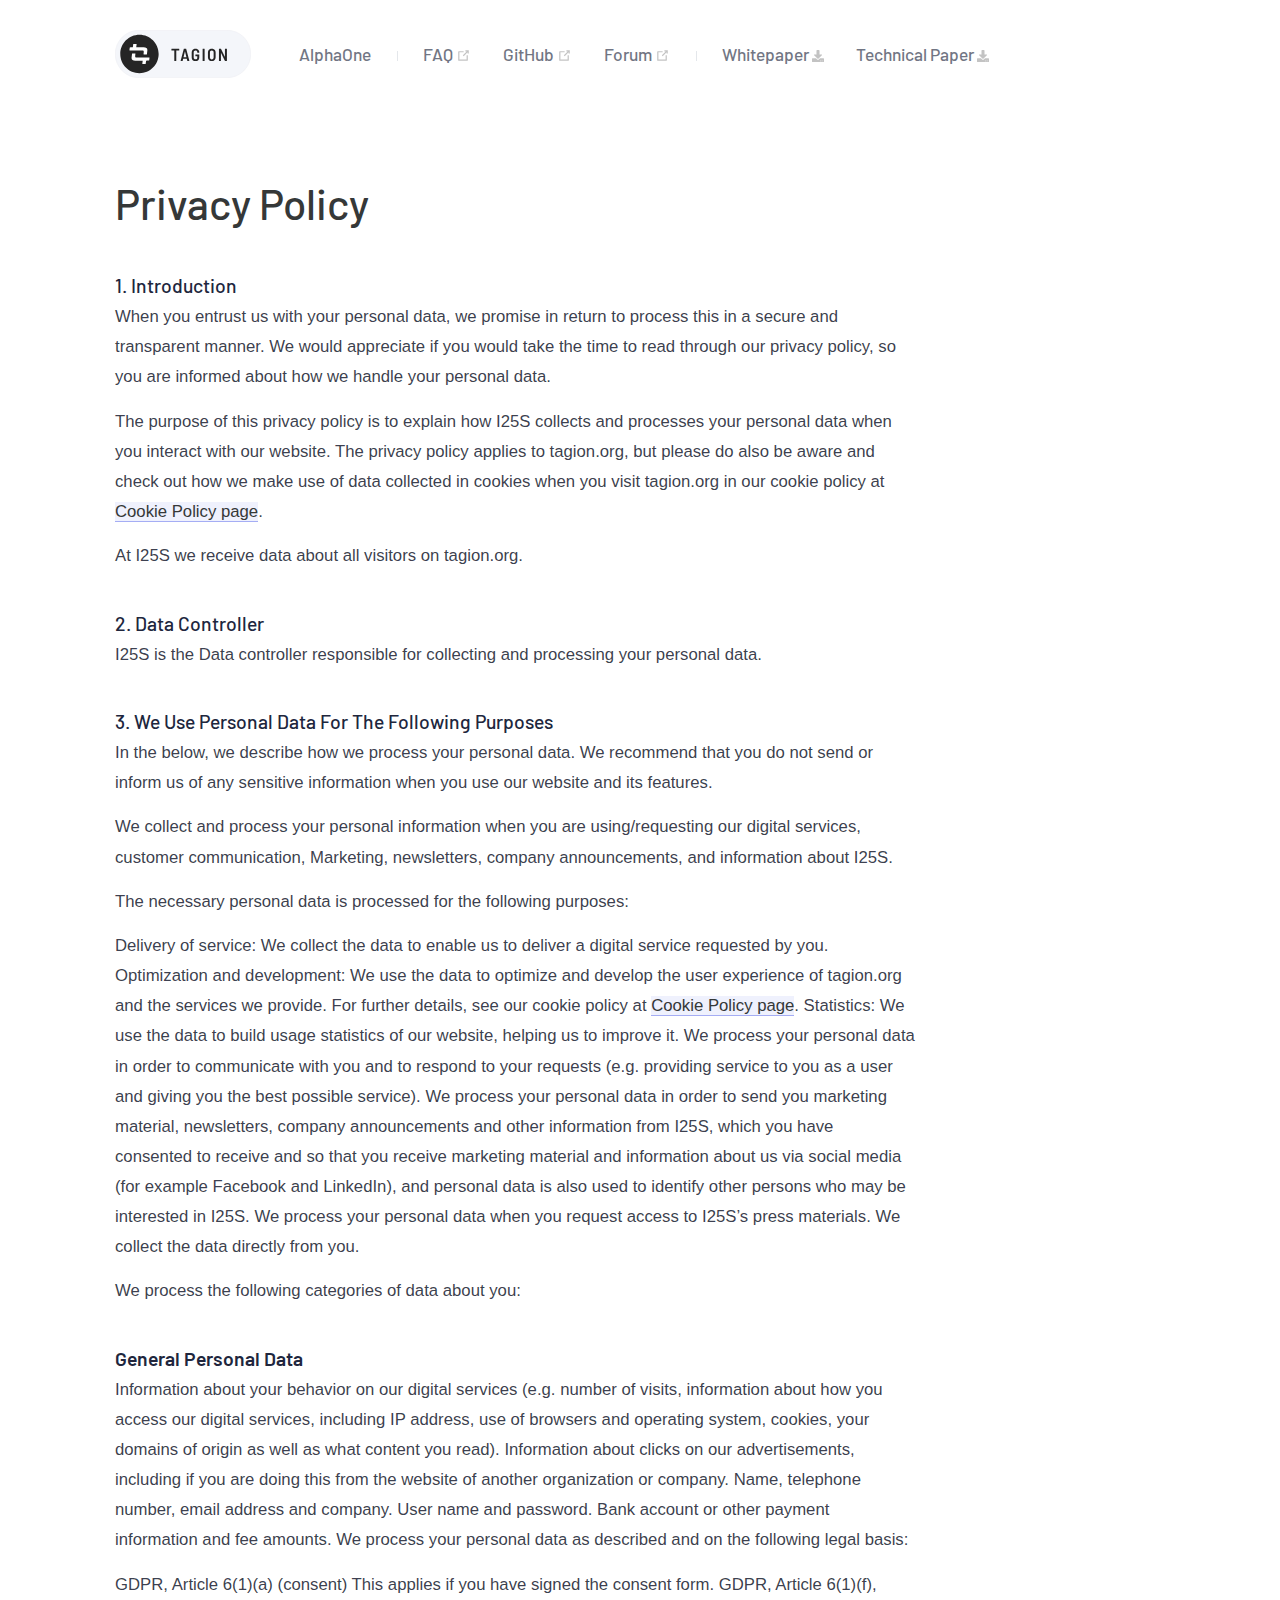
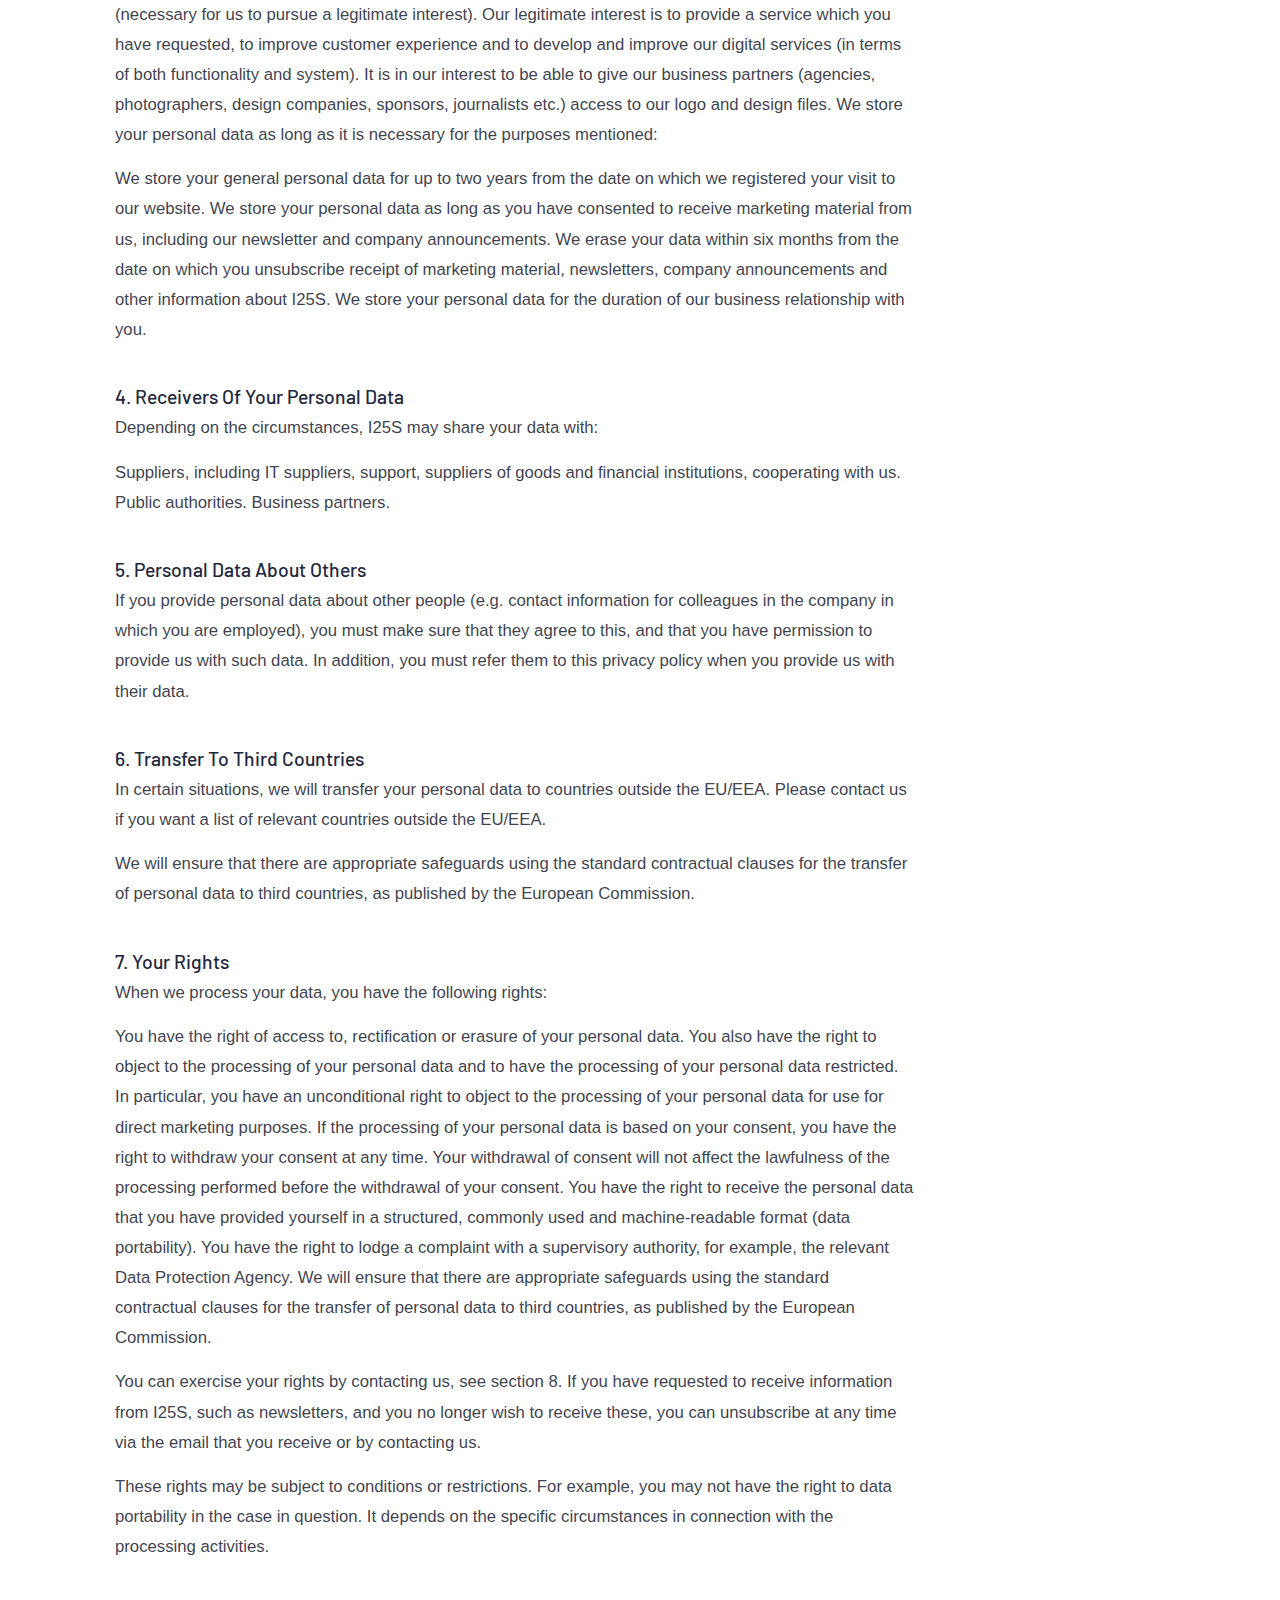
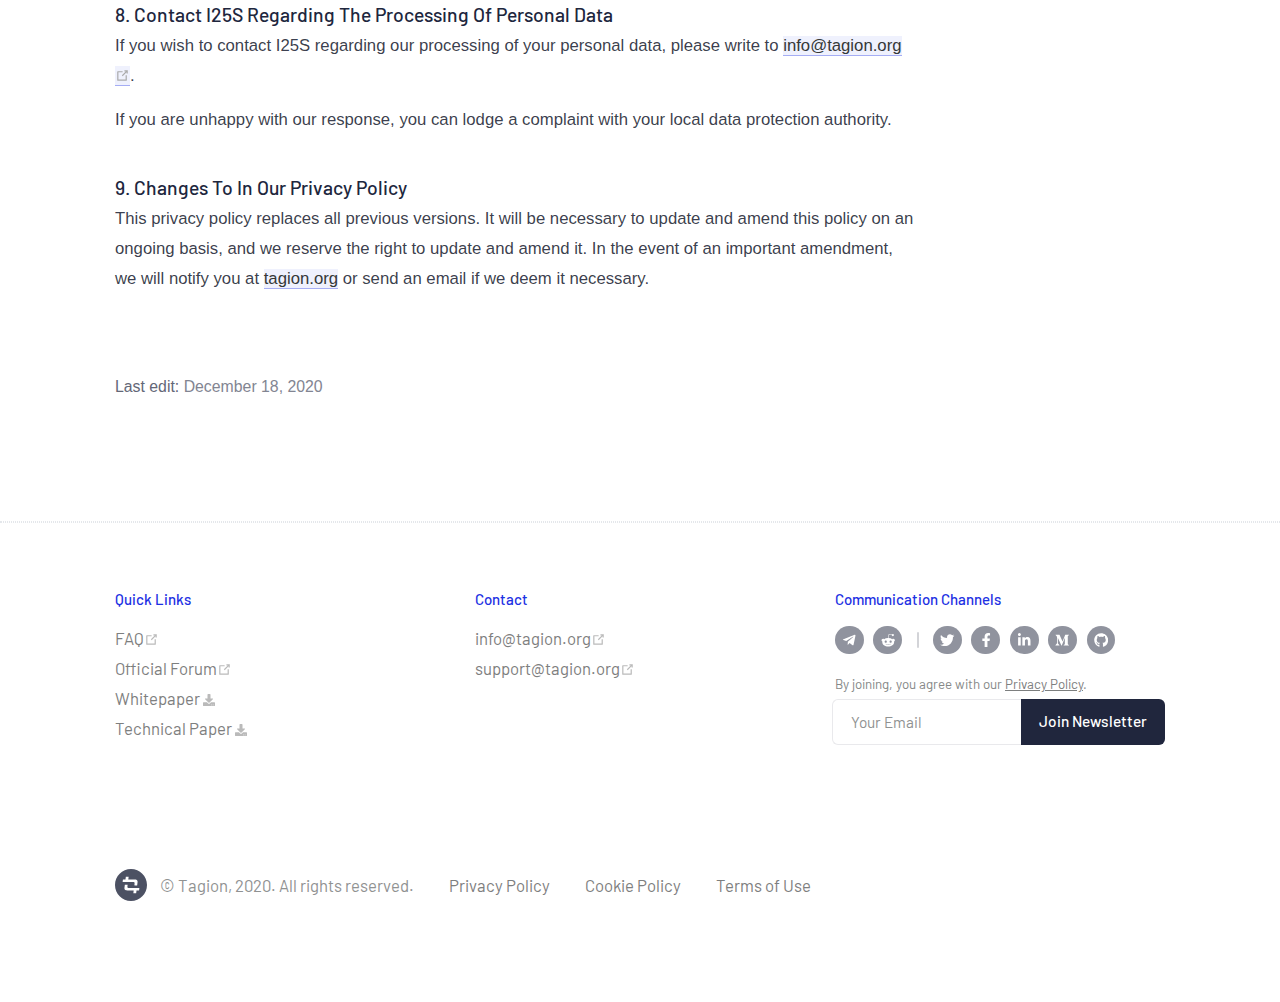
<file: meta/privacy-policy.html>
<!DOCTYPE html>
<html lang="en-US">
  <head>
    <meta charset="utf-8">
    <meta name="viewport" content="width=device-width,initial-scale=1">
    <title>Privacy Policy | Tagion</title>
    <meta name="generator" content="VuePress 1.5.0">
    
    <meta name="description" content="Tagion is a universal token protocol, that enables digital peer-to-peer cryptocurrency and a decentralized exchange, governed by its users. By design, Tagion network has no central authority and belongs to all its users. It will be open-sourced and open for everyone to join once the software is ready.">
    <meta property="og:site_name" content="Tagion">
    <meta property="og:title" content="Privacy Policy">
    <meta property="og:type" content="website">
    <meta property="og:url" content="/meta/privacy-policy.html">
    <meta property="og:image" content="/avatar-black.png">
    <meta name="twitter:title" content="Privacy Policy">
    <meta name="twitter:url" content="/meta/privacy-policy.html">
    <meta name="twitter:card" content="summary_large_image">
    <meta name="twitter:image" content="/avatar-black.png">
    <link rel="preload" href="/assets/css/0.styles.c9e88180.css" as="style"><link rel="preload" href="/assets/js/app.c8119a8b.js" as="script"><link rel="preload" href="/assets/js/10.b28c453c.js" as="script"><link rel="preload" href="/assets/js/1.e9fab278.js" as="script"><link rel="preload" href="/assets/js/21.7ad8855a.js" as="script"><link rel="preload" href="/assets/js/11.a37790d3.js" as="script"><link rel="prefetch" href="/assets/js/12.545787a4.js"><link rel="prefetch" href="/assets/js/13.3508d604.js"><link rel="prefetch" href="/assets/js/14.9d005c98.js"><link rel="prefetch" href="/assets/js/15.464dc2e1.js"><link rel="prefetch" href="/assets/js/16.7e8c8c0d.js"><link rel="prefetch" href="/assets/js/17.61da25ea.js"><link rel="prefetch" href="/assets/js/18.f46b3de0.js"><link rel="prefetch" href="/assets/js/19.3b97ac4c.js"><link rel="prefetch" href="/assets/js/2.7d641783.js"><link rel="prefetch" href="/assets/js/20.99c3b06e.js"><link rel="prefetch" href="/assets/js/22.2b421a98.js"><link rel="prefetch" href="/assets/js/3.955d6043.js"><link rel="prefetch" href="/assets/js/5.e788089e.js"><link rel="prefetch" href="/assets/js/6.66a41b96.js"><link rel="prefetch" href="/assets/js/7.863a6363.js"><link rel="prefetch" href="/assets/js/8.342bfb9f.js"><link rel="prefetch" href="/assets/js/9.237dc45f.js">
    <link rel="stylesheet" href="/assets/css/0.styles.c9e88180.css">
  </head>
  <body>
    <div id="app" data-server-rendered="true"><div id="wrapper" class="layout-page preload"><div class="layout-header"><header id="header" class="header header--static"><div class="d-flex justify-content-between container"><div class="header__logo-wrapper"><a href="/" class="router-link-active"><img src="/logo-tagion.svg" alt="Tagion Logo" class="header__logo"></a> <ul class="nav header__nav d-none d-lg-flex"><li><a href="/alphaone.html" class="nav-link">AlphaOne</a></li><li><li class="nav-separator"></li></li><li><a href="https://forum.tagion.org/t/tagion-faq/" target="_blank" rel="noopener noreferrer nofollow" class="nav-link external">
  FAQ
  <svg xmlns="http://www.w3.org/2000/svg" aria-hidden="true" x="0px" y="0px" viewBox="0 0 100 100" width="15" height="15" class="icon outbound"><path fill="currentColor" d="M18.8,85.1h56l0,0c2.2,0,4-1.8,4-4v-32h-8v28h-48v-48h28v-8h-32l0,0c-2.2,0-4,1.8-4,4v56C14.8,83.3,16.6,85.1,18.8,85.1z"></path> <polygon fill="currentColor" points="45.7,48.7 51.3,54.3 77.2,28.5 77.2,37.2 85.2,37.2 85.2,14.9 62.8,14.9 62.8,22.9 71.5,22.9"></polygon></svg></a></li><li><a href="https://github.com/tagion" target="_blank" rel="noopener noreferrer nofollow" class="nav-link external">
  GitHub
  <svg xmlns="http://www.w3.org/2000/svg" aria-hidden="true" x="0px" y="0px" viewBox="0 0 100 100" width="15" height="15" class="icon outbound"><path fill="currentColor" d="M18.8,85.1h56l0,0c2.2,0,4-1.8,4-4v-32h-8v28h-48v-48h28v-8h-32l0,0c-2.2,0-4,1.8-4,4v56C14.8,83.3,16.6,85.1,18.8,85.1z"></path> <polygon fill="currentColor" points="45.7,48.7 51.3,54.3 77.2,28.5 77.2,37.2 85.2,37.2 85.2,14.9 62.8,14.9 62.8,22.9 71.5,22.9"></polygon></svg></a></li><li><a href="https://forum.tagion.org" target="_blank" rel="noopener noreferrer nofollow" class="nav-link external">
  Forum
  <svg xmlns="http://www.w3.org/2000/svg" aria-hidden="true" x="0px" y="0px" viewBox="0 0 100 100" width="15" height="15" class="icon outbound"><path fill="currentColor" d="M18.8,85.1h56l0,0c2.2,0,4-1.8,4-4v-32h-8v28h-48v-48h28v-8h-32l0,0c-2.2,0-4,1.8-4,4v56C14.8,83.3,16.6,85.1,18.8,85.1z"></path> <polygon fill="currentColor" points="45.7,48.7 51.3,54.3 77.2,28.5 77.2,37.2 85.2,37.2 85.2,14.9 62.8,14.9 62.8,22.9 71.5,22.9"></polygon></svg></a></li><li><li class="nav-separator"></li></li><li class="menu-item--hide-only-lg"><a href="https://github.com/tagion/resources/raw/master/whitepaper/tagion-whitepaper.pdf" class="nav-link external">
  Whitepaper
  <svg aria-hidden="true" focusable="false" data-prefix="fas" data-icon="download" role="img" xmlns="http://www.w3.org/2000/svg" viewBox="0 0 512 512" x="0px" y="0px" width="12" height="12" class="icon download"><path fill="currentColor" d="M216 0h80c13.3 0 24 10.7 24 24v168h87.7c17.8 0 26.7 21.5 14.1 34.1L269.7 378.3c-7.5 7.5-19.8 7.5-27.3 0L90.1 226.1c-12.6-12.6-3.7-34.1 14.1-34.1H192V24c0-13.3 10.7-24 24-24zm296 376v112c0 13.3-10.7 24-24 24H24c-13.3 0-24-10.7-24-24V376c0-13.3 10.7-24 24-24h146.7l49 49c20.1 20.1 52.5 20.1 72.6 0l49-49H488c13.3 0 24 10.7 24 24zm-124 88c0-11-9-20-20-20s-20 9-20 20 9 20 20 20 20-9 20-20zm64 0c0-11-9-20-20-20s-20 9-20 20 9 20 20 20 20-9 20-20z"></path></svg></a></li><li class="menu-item--hide-only-lg"><a href="https://github.com/tagion/resources/raw/master/technical-paper/tagion-technical-paper.pdf" class="nav-link external">
  Technical Paper
  <svg aria-hidden="true" focusable="false" data-prefix="fas" data-icon="download" role="img" xmlns="http://www.w3.org/2000/svg" viewBox="0 0 512 512" x="0px" y="0px" width="12" height="12" class="icon download"><path fill="currentColor" d="M216 0h80c13.3 0 24 10.7 24 24v168h87.7c17.8 0 26.7 21.5 14.1 34.1L269.7 378.3c-7.5 7.5-19.8 7.5-27.3 0L90.1 226.1c-12.6-12.6-3.7-34.1 14.1-34.1H192V24c0-13.3 10.7-24 24-24zm296 376v112c0 13.3-10.7 24-24 24H24c-13.3 0-24-10.7-24-24V376c0-13.3 10.7-24 24-24h146.7l49 49c20.1 20.1 52.5 20.1 72.6 0l49-49H488c13.3 0 24 10.7 24 24zm-124 88c0-11-9-20-20-20s-20 9-20 20 9 20 20 20 20-9 20-20zm64 0c0-11-9-20-20-20s-20 9-20 20 9 20 20 20 20-9 20-20z"></path></svg></a></li><li class="menu-item--show-only-lg"><a href="https://github.com/tagion/resources/" target="_blank" rel="noopener noreferrer nofollow" class="nav-link external">
  Papers
  <svg xmlns="http://www.w3.org/2000/svg" aria-hidden="true" x="0px" y="0px" viewBox="0 0 100 100" width="15" height="15" class="icon outbound"><path fill="currentColor" d="M18.8,85.1h56l0,0c2.2,0,4-1.8,4-4v-32h-8v28h-48v-48h28v-8h-32l0,0c-2.2,0-4,1.8-4,4v56C14.8,83.3,16.6,85.1,18.8,85.1z"></path> <polygon fill="currentColor" points="45.7,48.7 51.3,54.3 77.2,28.5 77.2,37.2 85.2,37.2 85.2,14.9 62.8,14.9 62.8,22.9 71.5,22.9"></polygon></svg></a></li></ul></div></div></header></div> <div class="layout-body"><div class="d-flex container"><div class="layout-content"><main class="page"><div class="typography"><div class="content__default"><h1 id="privacy-policy"><a href="#privacy-policy" class="header-anchor">#</a> Privacy Policy</h1> <h4 id="_1-introduction"><a href="#_1-introduction" class="header-anchor">#</a> 1. Introduction</h4> <p>When you entrust us with your personal data, we promise in return to process this in a secure and transparent manner. We would appreciate if you would take the time to read through our privacy policy, so you are informed about how we handle your personal data.</p> <p>The purpose of this privacy policy is to explain how I25S collects and processes your personal data when you interact with our website. The privacy policy applies to tagion.org, but please do also be aware and check out how we make use of data collected in cookies when you visit tagion.org in our cookie policy at <a href="/meta/cookie-policy.html">Cookie Policy page</a>.</p> <p>At I25S we receive data about all visitors on tagion.org.</p> <h4 id="_2-data-controller"><a href="#_2-data-controller" class="header-anchor">#</a> 2. Data Controller</h4> <p>I25S is the Data controller responsible for collecting and processing your personal data.</p> <h4 id="_3-we-use-personal-data-for-the-following-purposes"><a href="#_3-we-use-personal-data-for-the-following-purposes" class="header-anchor">#</a> 3. We Use Personal Data For The Following Purposes</h4> <p>In the below, we describe how we process your personal data. We recommend that you do not send or inform us of any sensitive information when you use our website and its features.</p> <p>We collect and process your personal information when you are using/requesting our digital services, customer communication, Marketing, newsletters, company announcements, and information about I25S.</p> <p>The necessary personal data is processed for the following purposes:</p> <p>Delivery of service: We collect the data to enable us to deliver a digital service requested by you.
Optimization and development: We use the data to optimize and develop the user experience of tagion.org and the services we provide. For further details, see our cookie policy at <a href="/meta/cookie-policy.html">Cookie Policy page</a>.
Statistics: We use the data to build usage statistics of our website, helping us to improve it.
We process your personal data in order to communicate with you and to respond to your requests (e.g. providing service to you as a user and giving you the best possible service).
We process your personal data in order to send you marketing material, newsletters, company announcements and other information from I25S, which you have consented to receive and so that you receive marketing material and information about us via social media (for example Facebook and LinkedIn), and personal data is also used to identify other persons who may be interested in I25S.
We process your personal data when you request access to I25S’s press materials.
We collect the data directly from you.</p> <p>We process the following categories of data about you:</p> <h5 id="general-personal-data"><a href="#general-personal-data" class="header-anchor">#</a> General Personal Data</h5> <p>Information about your behavior on our digital services (e.g. number of visits, information about how you access our digital services, including IP address, use of browsers and operating system, cookies, your domains of origin as well as what content you read).
Information about clicks on our advertisements, including if you are doing this from the website of another organization or company.
Name, telephone number, email address and company.
User name and password.
Bank account or other payment information and fee amounts.
We process your personal data as described and on the following legal basis:</p> <p>GDPR, Article 6(1)(a) (consent) This applies if you have signed the consent form.
GDPR, Article 6(1)(f), (necessary for us to pursue a legitimate interest). Our legitimate interest is to provide a service which you have requested, to improve customer experience and to develop and improve our digital services (in terms of both functionality and system).
It is in our interest to be able to give our business partners (agencies, photographers, design companies, sponsors, journalists etc.) access to our logo and design files.
We store your personal data as long as it is necessary for the purposes mentioned:</p> <p>We store your general personal data for up to two years from the date on which we registered your visit to our website.
We store your personal data as long as you have consented to receive marketing material from us, including our newsletter and company announcements. We erase your data within six months from the date on which you unsubscribe receipt of marketing material, newsletters, company announcements and other information about I25S.
We store your personal data for the duration of our business relationship with you.</p> <h4 id="_4-receivers-of-your-personal-data"><a href="#_4-receivers-of-your-personal-data" class="header-anchor">#</a> 4. Receivers Of Your Personal Data</h4> <p>Depending on the circumstances, I25S may share your data with:</p> <p>Suppliers, including IT suppliers, support, suppliers of goods and financial institutions, cooperating with us.
Public authorities.
Business partners.</p> <h4 id="_5-personal-data-about-others"><a href="#_5-personal-data-about-others" class="header-anchor">#</a> 5. Personal Data About Others</h4> <p>If you provide personal data about other people (e.g. contact information for colleagues in the company in which you are employed), you must make sure that they agree to this, and that you have permission to provide us with such data. In addition, you must refer them to this privacy policy when you provide us with their data.</p> <h4 id="_6-transfer-to-third-countries"><a href="#_6-transfer-to-third-countries" class="header-anchor">#</a> 6. Transfer To Third Countries</h4> <p>In certain situations, we will transfer your personal data to countries outside the EU/EEA. Please contact us if you want a list of relevant countries outside the EU/EEA.</p> <p>We will ensure that there are appropriate safeguards using the standard contractual clauses for the transfer of personal data to third countries, as published by the European Commission.</p> <h4 id="_7-your-rights"><a href="#_7-your-rights" class="header-anchor">#</a> 7. Your Rights</h4> <p>When we process your data, you have the following rights:</p> <p>You have the right of access to, rectification or erasure of your personal data.
You also have the right to object to the processing of your personal data and to have the processing of your personal data restricted.
In particular, you have an unconditional right to object to the processing of your personal data for use for direct marketing purposes.
If the processing of your personal data is based on your consent, you have the right to withdraw your consent at any time. Your withdrawal of consent will not affect the lawfulness of the processing performed before the withdrawal of your consent.
You have the right to receive the personal data that you have provided yourself in a structured, commonly used and machine-readable format (data portability).
You have the right to lodge a complaint with a supervisory authority, for example, the relevant Data Protection Agency.
We will ensure that there are appropriate safeguards using the standard contractual clauses for the transfer of personal data to third countries, as published by the European Commission.</p> <p>You can exercise your rights by contacting us, see section 8. If you have requested to receive information from I25S, such as newsletters, and you no longer wish to receive these, you can unsubscribe at any time via the email that you receive or by contacting us.</p> <p>These rights may be subject to conditions or restrictions. For example, you may not have the right to data portability in the case in question. It depends on the specific circumstances in connection with the processing activities.</p> <h4 id="_8-contact-i25s-regarding-the-processing-of-personal-data"><a href="#_8-contact-i25s-regarding-the-processing-of-personal-data" class="header-anchor">#</a> 8. Contact I25S Regarding The Processing Of Personal Data</h4> <p>If you wish to contact I25S regarding our processing of your personal data, please write to <a href="mailto:info@tagion.org" target="_blank" rel="noopener noreferrer nofollow">info@tagion.org<svg xmlns="http://www.w3.org/2000/svg" aria-hidden="true" x="0px" y="0px" viewBox="0 0 100 100" width="15" height="15" class="icon outbound"><path fill="currentColor" d="M18.8,85.1h56l0,0c2.2,0,4-1.8,4-4v-32h-8v28h-48v-48h28v-8h-32l0,0c-2.2,0-4,1.8-4,4v56C14.8,83.3,16.6,85.1,18.8,85.1z"></path> <polygon fill="currentColor" points="45.7,48.7 51.3,54.3 77.2,28.5 77.2,37.2 85.2,37.2 85.2,14.9 62.8,14.9 62.8,22.9 71.5,22.9"></polygon></svg></a>.</p> <p>If you are unhappy with our response, you can lodge a complaint with your local data protection authority.</p> <h4 id="_9-changes-to-in-our-privacy-policy"><a href="#_9-changes-to-in-our-privacy-policy" class="header-anchor">#</a> 9. Changes To In Our Privacy Policy</h4> <p>This privacy policy replaces all previous versions. It will be necessary to update and amend this policy on an ongoing basis, and we reserve the right to update and amend it. In the event of an important amendment, we will notify you at <a href="/" class="router-link-active">tagion.org</a> or send an email if we deem it necessary.</p></div> <div class="forkbox"><!----> <div><span>Last edit:</span> <span class="forkbox__secondary-date">December 18, 2020</span></div> <!----></div></div> </main></div></div> <div class="layout-sidebar"><div class="sidebar layout-sidebar__inner"><div class="sidebar__inner"><ul class="nav d-flex d-lg-none"><li><a href="/alphaone.html" class="nav-link">AlphaOne</a></li><li><li class="nav-separator"></li></li><li><a href="https://forum.tagion.org/t/tagion-faq/" target="_blank" rel="noopener noreferrer nofollow" class="nav-link external">
  FAQ
  <svg xmlns="http://www.w3.org/2000/svg" aria-hidden="true" x="0px" y="0px" viewBox="0 0 100 100" width="15" height="15" class="icon outbound"><path fill="currentColor" d="M18.8,85.1h56l0,0c2.2,0,4-1.8,4-4v-32h-8v28h-48v-48h28v-8h-32l0,0c-2.2,0-4,1.8-4,4v56C14.8,83.3,16.6,85.1,18.8,85.1z"></path> <polygon fill="currentColor" points="45.7,48.7 51.3,54.3 77.2,28.5 77.2,37.2 85.2,37.2 85.2,14.9 62.8,14.9 62.8,22.9 71.5,22.9"></polygon></svg></a></li><li><a href="https://github.com/tagion" target="_blank" rel="noopener noreferrer nofollow" class="nav-link external">
  GitHub
  <svg xmlns="http://www.w3.org/2000/svg" aria-hidden="true" x="0px" y="0px" viewBox="0 0 100 100" width="15" height="15" class="icon outbound"><path fill="currentColor" d="M18.8,85.1h56l0,0c2.2,0,4-1.8,4-4v-32h-8v28h-48v-48h28v-8h-32l0,0c-2.2,0-4,1.8-4,4v56C14.8,83.3,16.6,85.1,18.8,85.1z"></path> <polygon fill="currentColor" points="45.7,48.7 51.3,54.3 77.2,28.5 77.2,37.2 85.2,37.2 85.2,14.9 62.8,14.9 62.8,22.9 71.5,22.9"></polygon></svg></a></li><li><a href="https://forum.tagion.org" target="_blank" rel="noopener noreferrer nofollow" class="nav-link external">
  Forum
  <svg xmlns="http://www.w3.org/2000/svg" aria-hidden="true" x="0px" y="0px" viewBox="0 0 100 100" width="15" height="15" class="icon outbound"><path fill="currentColor" d="M18.8,85.1h56l0,0c2.2,0,4-1.8,4-4v-32h-8v28h-48v-48h28v-8h-32l0,0c-2.2,0-4,1.8-4,4v56C14.8,83.3,16.6,85.1,18.8,85.1z"></path> <polygon fill="currentColor" points="45.7,48.7 51.3,54.3 77.2,28.5 77.2,37.2 85.2,37.2 85.2,14.9 62.8,14.9 62.8,22.9 71.5,22.9"></polygon></svg></a></li><li><li class="nav-separator"></li></li><li class="menu-item--hide-only-lg"><a href="https://github.com/tagion/resources/raw/master/whitepaper/tagion-whitepaper.pdf" class="nav-link external">
  Whitepaper
  <svg aria-hidden="true" focusable="false" data-prefix="fas" data-icon="download" role="img" xmlns="http://www.w3.org/2000/svg" viewBox="0 0 512 512" x="0px" y="0px" width="12" height="12" class="icon download"><path fill="currentColor" d="M216 0h80c13.3 0 24 10.7 24 24v168h87.7c17.8 0 26.7 21.5 14.1 34.1L269.7 378.3c-7.5 7.5-19.8 7.5-27.3 0L90.1 226.1c-12.6-12.6-3.7-34.1 14.1-34.1H192V24c0-13.3 10.7-24 24-24zm296 376v112c0 13.3-10.7 24-24 24H24c-13.3 0-24-10.7-24-24V376c0-13.3 10.7-24 24-24h146.7l49 49c20.1 20.1 52.5 20.1 72.6 0l49-49H488c13.3 0 24 10.7 24 24zm-124 88c0-11-9-20-20-20s-20 9-20 20 9 20 20 20 20-9 20-20zm64 0c0-11-9-20-20-20s-20 9-20 20 9 20 20 20 20-9 20-20z"></path></svg></a></li><li class="menu-item--hide-only-lg"><a href="https://github.com/tagion/resources/raw/master/technical-paper/tagion-technical-paper.pdf" class="nav-link external">
  Technical Paper
  <svg aria-hidden="true" focusable="false" data-prefix="fas" data-icon="download" role="img" xmlns="http://www.w3.org/2000/svg" viewBox="0 0 512 512" x="0px" y="0px" width="12" height="12" class="icon download"><path fill="currentColor" d="M216 0h80c13.3 0 24 10.7 24 24v168h87.7c17.8 0 26.7 21.5 14.1 34.1L269.7 378.3c-7.5 7.5-19.8 7.5-27.3 0L90.1 226.1c-12.6-12.6-3.7-34.1 14.1-34.1H192V24c0-13.3 10.7-24 24-24zm296 376v112c0 13.3-10.7 24-24 24H24c-13.3 0-24-10.7-24-24V376c0-13.3 10.7-24 24-24h146.7l49 49c20.1 20.1 52.5 20.1 72.6 0l49-49H488c13.3 0 24 10.7 24 24zm-124 88c0-11-9-20-20-20s-20 9-20 20 9 20 20 20 20-9 20-20zm64 0c0-11-9-20-20-20s-20 9-20 20 9 20 20 20 20-9 20-20z"></path></svg></a></li><li class="menu-item--show-only-lg"><a href="https://github.com/tagion/resources/" target="_blank" rel="noopener noreferrer nofollow" class="nav-link external">
  Papers
  <svg xmlns="http://www.w3.org/2000/svg" aria-hidden="true" x="0px" y="0px" viewBox="0 0 100 100" width="15" height="15" class="icon outbound"><path fill="currentColor" d="M18.8,85.1h56l0,0c2.2,0,4-1.8,4-4v-32h-8v28h-48v-48h28v-8h-32l0,0c-2.2,0-4,1.8-4,4v56C14.8,83.3,16.6,85.1,18.8,85.1z"></path> <polygon fill="currentColor" points="45.7,48.7 51.3,54.3 77.2,28.5 77.2,37.2 85.2,37.2 85.2,14.9 62.8,14.9 62.8,22.9 71.5,22.9"></polygon></svg></a></li></ul>  <!----> </div></div></div></div> <div class="layout-footer-nav"><div class="container"><!----></div></div> <div class="layout-footer"><footer class="footer"><div class="container"><div class="row"><div class="outbound-negative-space-fix mt-8 mt-sm-0 col-sm-6 col-xl-4 col-12"><h6 class="mb-3">Quick Links</h6> <ul class="nav flex-column"><li><a href="https://forum.tagion.org/t/tagion-faq" target="_blank" rel="noopener noreferrer nofollow">
              FAQ
              <svg xmlns="http://www.w3.org/2000/svg" aria-hidden="true" x="0px" y="0px" viewBox="0 0 100 100" width="15" height="15" class="icon outbound"><path fill="currentColor" d="M18.8,85.1h56l0,0c2.2,0,4-1.8,4-4v-32h-8v28h-48v-48h28v-8h-32l0,0c-2.2,0-4,1.8-4,4v56C14.8,83.3,16.6,85.1,18.8,85.1z"></path> <polygon fill="currentColor" points="45.7,48.7 51.3,54.3 77.2,28.5 77.2,37.2 85.2,37.2 85.2,14.9 62.8,14.9 62.8,22.9 71.5,22.9"></polygon></svg></a></li> <li><a target="_blank" href="https://forum.tagion.org/">Official Forum
              <svg xmlns="http://www.w3.org/2000/svg" aria-hidden="true" x="0px" y="0px" viewBox="0 0 100 100" width="15" height="15" class="icon outbound"><path fill="currentColor" d="M18.8,85.1h56l0,0c2.2,0,4-1.8,4-4v-32h-8v28h-48v-48h28v-8h-32l0,0c-2.2,0-4,1.8-4,4v56C14.8,83.3,16.6,85.1,18.8,85.1z"></path> <polygon fill="currentColor" points="45.7,48.7 51.3,54.3 77.2,28.5 77.2,37.2 85.2,37.2 85.2,14.9 62.8,14.9 62.8,22.9 71.5,22.9"></polygon></svg></a></li> <li><a href="https://github.com/tagion/resources/raw/master/whitepaper/tagion-whitepaper.pdf">Whitepaper
              <svg aria-hidden="true" focusable="false" data-prefix="fas" data-icon="download" role="img" xmlns="http://www.w3.org/2000/svg" viewBox="0 0 512 512" x="0px" y="0px" width="12" height="12" class="icon download"><path fill="currentColor" d="M216 0h80c13.3 0 24 10.7 24 24v168h87.7c17.8 0 26.7 21.5 14.1 34.1L269.7 378.3c-7.5 7.5-19.8 7.5-27.3 0L90.1 226.1c-12.6-12.6-3.7-34.1 14.1-34.1H192V24c0-13.3 10.7-24 24-24zm296 376v112c0 13.3-10.7 24-24 24H24c-13.3 0-24-10.7-24-24V376c0-13.3 10.7-24 24-24h146.7l49 49c20.1 20.1 52.5 20.1 72.6 0l49-49H488c13.3 0 24 10.7 24 24zm-124 88c0-11-9-20-20-20s-20 9-20 20 9 20 20 20 20-9 20-20zm64 0c0-11-9-20-20-20s-20 9-20 20 9 20 20 20 20-9 20-20z"></path></svg></a></li> <li><a href="https://github.com/tagion/resources/raw/master/technical-paper/tagion-technical-paper.pdf">
              Technical Paper
              <svg aria-hidden="true" focusable="false" data-prefix="fas" data-icon="download" role="img" xmlns="http://www.w3.org/2000/svg" viewBox="0 0 512 512" x="0px" y="0px" width="12" height="12" class="icon download"><path fill="currentColor" d="M216 0h80c13.3 0 24 10.7 24 24v168h87.7c17.8 0 26.7 21.5 14.1 34.1L269.7 378.3c-7.5 7.5-19.8 7.5-27.3 0L90.1 226.1c-12.6-12.6-3.7-34.1 14.1-34.1H192V24c0-13.3 10.7-24 24-24zm296 376v112c0 13.3-10.7 24-24 24H24c-13.3 0-24-10.7-24-24V376c0-13.3 10.7-24 24-24h146.7l49 49c20.1 20.1 52.5 20.1 72.6 0l49-49H488c13.3 0 24 10.7 24 24zm-124 88c0-11-9-20-20-20s-20 9-20 20 9 20 20 20 20-9 20-20zm64 0c0-11-9-20-20-20s-20 9-20 20 9 20 20 20 20-9 20-20z"></path></svg></a></li></ul></div> <div class="mt-8 mt-sm-0 mt-xl-0 outbound-negative-space-fix col"><h6 class="mb-3">Contact</h6> <ul class="nav flex-column"><li><a href="mailto:info@tagion.org">
              info@tagion.org
              <svg xmlns="http://www.w3.org/2000/svg" aria-hidden="true" x="0px" y="0px" viewBox="0 0 100 100" width="15" height="15" class="icon outbound"><path fill="currentColor" d="M18.8,85.1h56l0,0c2.2,0,4-1.8,4-4v-32h-8v28h-48v-48h28v-8h-32l0,0c-2.2,0-4,1.8-4,4v56C14.8,83.3,16.6,85.1,18.8,85.1z"></path> <polygon fill="currentColor" points="45.7,48.7 51.3,54.3 77.2,28.5 77.2,37.2 85.2,37.2 85.2,14.9 62.8,14.9 62.8,22.9 71.5,22.9"></polygon></svg></a></li> <li><a href="mailto:support@tagion.org">
              support@tagion.org
              <svg xmlns="http://www.w3.org/2000/svg" aria-hidden="true" x="0px" y="0px" viewBox="0 0 100 100" width="15" height="15" class="icon outbound"><path fill="currentColor" d="M18.8,85.1h56l0,0c2.2,0,4-1.8,4-4v-32h-8v28h-48v-48h28v-8h-32l0,0c-2.2,0-4,1.8-4,4v56C14.8,83.3,16.6,85.1,18.8,85.1z"></path> <polygon fill="currentColor" points="45.7,48.7 51.3,54.3 77.2,28.5 77.2,37.2 85.2,37.2 85.2,14.9 62.8,14.9 62.8,22.9 71.5,22.9"></polygon></svg></a></li></ul></div> <div class="col-newsletter mt-8 mt-xl-0 outbound-negative-space-fix col-xl-4 col-12"><h6 class="mb-3">Communication Channels</h6> <ul class="social-buttons mb-3 mt-3 social-buttons--dark"><li><a href="https://t.me/tagion" title="Tagion Telegram Channel" target="_blank" class="social-buttons__button"><svg aria-hidden="true" focusable="false" data-prefix="fab" data-icon="telegram-plane" role="img" xmlns="http://www.w3.org/2000/svg" viewBox="0 0 448 512" class="svg-inline--fa fa-telegram-plane fa-w-14"><path fill="currentColor" d="M446.7 98.6l-67.6 318.8c-5.1 22.5-18.4 28.1-37.3 17.5l-103-75.9-49.7 47.8c-5.5 5.5-10.1 10.1-20.7 10.1l7.4-104.9 190.9-172.5c8.3-7.4-1.8-11.5-12.9-4.1L117.8 284 16.2 252.2c-22.1-6.9-22.5-22.1 4.6-32.7L418.2 66.4c18.4-6.9 34.5 4.1 28.5 32.2z"></path></svg></a> <a href="https://www.reddit.com/r/Tagion/" title="Tagion Subreddit" target="_blank" class="social-buttons__button"><svg aria-hidden="true" focusable="false" data-prefix="fab" data-icon="reddit-alien" role="img" xmlns="http://www.w3.org/2000/svg" viewBox="0 0 512 512" class="svg-inline--fa fa-reddit-alien fa-w-16"><path fill="currentColor" d="M440.3 203.5c-15 0-28.2 6.2-37.9 15.9-35.7-24.7-83.8-40.6-137.1-42.3L293 52.3l88.2 19.8c0 21.6 17.6 39.2 39.2 39.2 22 0 39.7-18.1 39.7-39.7s-17.6-39.7-39.7-39.7c-15.4 0-28.7 9.3-35.3 22l-97.4-21.6c-4.9-1.3-9.7 2.2-11 7.1L246.3 177c-52.9 2.2-100.5 18.1-136.3 42.8-9.7-10.1-23.4-16.3-38.4-16.3-55.6 0-73.8 74.6-22.9 100.1-1.8 7.9-2.6 16.3-2.6 24.7 0 83.8 94.4 151.7 210.3 151.7 116.4 0 210.8-67.9 210.8-151.7 0-8.4-.9-17.2-3.1-25.1 49.9-25.6 31.5-99.7-23.8-99.7zM129.4 308.9c0-22 17.6-39.7 39.7-39.7 21.6 0 39.2 17.6 39.2 39.7 0 21.6-17.6 39.2-39.2 39.2-22 .1-39.7-17.6-39.7-39.2zm214.3 93.5c-36.4 36.4-139.1 36.4-175.5 0-4-3.5-4-9.7 0-13.7 3.5-3.5 9.7-3.5 13.2 0 27.8 28.5 120 29 149 0 3.5-3.5 9.7-3.5 13.2 0 4.1 4 4.1 10.2.1 13.7zm-.8-54.2c-21.6 0-39.2-17.6-39.2-39.2 0-22 17.6-39.7 39.2-39.7 22 0 39.7 17.6 39.7 39.7-.1 21.5-17.7 39.2-39.7 39.2z"></path></svg></a> <div class="social-buttons__divider"></div> <a href="https://twitter.com/tagionTeam" title="Tagion Twitter Feed" target="_blank" class="social-buttons__button"><svg aria-hidden="true" focusable="false" data-prefix="fab" data-icon="twitter" role="img" xmlns="http://www.w3.org/2000/svg" viewBox="0 0 512 512" class="svg-inline--fa fa-twitter fa-w-16"><path fill="currentColor" d="M459.37 151.716c.325 4.548.325 9.097.325 13.645 0 138.72-105.583 298.558-298.558 298.558-59.452 0-114.68-17.219-161.137-47.106 8.447.974 16.568 1.299 25.34 1.299 49.055 0 94.213-16.568 130.274-44.832-46.132-.975-84.792-31.188-98.112-72.772 6.498.974 12.995 1.624 19.818 1.624 9.421 0 18.843-1.3 27.614-3.573-48.081-9.747-84.143-51.98-84.143-102.985v-1.299c13.969 7.797 30.214 12.67 47.431 13.319-28.264-18.843-46.781-51.005-46.781-87.391 0-19.492 5.197-37.36 14.294-52.954 51.655 63.675 129.3 105.258 216.365 109.807-1.624-7.797-2.599-15.918-2.599-24.04 0-57.828 46.782-104.934 104.934-104.934 30.213 0 57.502 12.67 76.67 33.137 23.715-4.548 46.456-13.32 66.599-25.34-7.798 24.366-24.366 44.833-46.132 57.827 21.117-2.273 41.584-8.122 60.426-16.243-14.292 20.791-32.161 39.308-52.628 54.253z"></path></svg></a> <a href="https://www.facebook.com/tagionTeam" title="Tagion Facebook Page" target="_blank" class="social-buttons__button"><svg aria-hidden="true" focusable="false" data-prefix="fab" data-icon="facebook-f" role="img" xmlns="http://www.w3.org/2000/svg" viewBox="0 0 320 512" class="svg-inline--fa fa-facebook-f fa-w-10"><path fill="currentColor" d="M279.14 288l14.22-92.66h-88.91v-60.13c0-25.35 12.42-50.06 52.24-50.06h40.42V6.26S260.43 0 225.36 0c-73.22 0-121.08 44.38-121.08 124.72v70.62H22.89V288h81.39v224h100.17V288z"></path></svg></a> <a href="https://www.linkedin.com/company/33286266" title="Tagion LinkedIn Page" target="_blank" class="social-buttons__button"><svg aria-hidden="true" focusable="false" data-prefix="fab" data-icon="linkedin-in" role="img" xmlns="http://www.w3.org/2000/svg" viewBox="0 0 448 512" class="svg-inline--fa fa-linkedin-in fa-w-14"><path fill="currentColor" d="M100.28 448H7.4V148.9h92.88zM53.79 108.1C24.09 108.1 0 83.5 0 53.8a53.79 53.79 0 0 1 107.58 0c0 29.7-24.1 54.3-53.79 54.3zM447.9 448h-92.68V302.4c0-34.7-.7-79.2-48.29-79.2-48.29 0-55.69 37.7-55.69 76.7V448h-92.78V148.9h89.08v40.8h1.3c12.4-23.5 42.69-48.3 87.88-48.3 94 0 111.28 61.9 111.28 142.3V448z"></path></svg></a> <a href="https://medium.com/tagion" title="Tagion Medium Publication" target="_blank" class="social-buttons__button"><svg aria-hidden="true" focusable="false" data-prefix="fab" data-icon="medium-m" role="img" xmlns="http://www.w3.org/2000/svg" viewBox="0 0 512 512" class="svg-inline--fa fa-medium-m fa-w-16"><path fill="currentColor" d="M71.5 142.3c.6-5.9-1.7-11.8-6.1-15.8L20.3 72.1V64h140.2l108.4 237.7L364.2 64h133.7v8.1l-38.6 37c-3.3 2.5-5 6.7-4.3 10.8v272c-.7 4.1 1 8.3 4.3 10.8l37.7 37v8.1H307.3v-8.1l39.1-37.9c3.8-3.8 3.8-5 3.8-10.8V171.2L241.5 447.1h-14.7L100.4 171.2v184.9c-1.1 7.8 1.5 15.6 7 21.2l50.8 61.6v8.1h-144v-8L65 377.3c5.4-5.6 7.9-13.5 6.5-21.2V142.3z"></path></svg></a> <a href="https://github.com/tagion" title="Tagion GitHub" target="_blank" class="social-buttons__button"><svg aria-hidden="true" focusable="false" data-prefix="fab" data-icon="github" role="img" xmlns="http://www.w3.org/2000/svg" viewBox="0 0 496 512" class="svg-inline--fa fa-github fa-w-16"><path fill="currentColor" d="M165.9 397.4c0 2-2.3 3.6-5.2 3.6-3.3.3-5.6-1.3-5.6-3.6 0-2 2.3-3.6 5.2-3.6 3-.3 5.6 1.3 5.6 3.6zm-31.1-4.5c-.7 2 1.3 4.3 4.3 4.9 2.6 1 5.6 0 6.2-2s-1.3-4.3-4.3-5.2c-2.6-.7-5.5.3-6.2 2.3zm44.2-1.7c-2.9.7-4.9 2.6-4.6 4.9.3 2 2.9 3.3 5.9 2.6 2.9-.7 4.9-2.6 4.6-4.6-.3-1.9-3-3.2-5.9-2.9zM244.8 8C106.1 8 0 113.3 0 252c0 110.9 69.8 205.8 169.5 239.2 12.8 2.3 17.3-5.6 17.3-12.1 0-6.2-.3-40.4-.3-61.4 0 0-70 15-84.7-29.8 0 0-11.4-29.1-27.8-36.6 0 0-22.9-15.7 1.6-15.4 0 0 24.9 2 38.6 25.8 21.9 38.6 58.6 27.5 72.9 20.9 2.3-16 8.8-27.1 16-33.7-55.9-6.2-112.3-14.3-112.3-110.5 0-27.5 7.6-41.3 23.6-58.9-2.6-6.5-11.1-33.3 2.6-67.9 20.9-6.5 69 27 69 27 20-5.6 41.5-8.5 62.8-8.5s42.8 2.9 62.8 8.5c0 0 48.1-33.6 69-27 13.7 34.7 5.2 61.4 2.6 67.9 16 17.7 25.8 31.5 25.8 58.9 0 96.5-58.9 104.2-114.8 110.5 9.2 7.9 17 22.9 17 46.4 0 33.7-.3 75.4-.3 83.6 0 6.5 4.6 14.4 17.3 12.1C428.2 457.8 496 362.9 496 252 496 113.3 383.5 8 244.8 8zM97.2 352.9c-1.3 1-1 3.3.7 5.2 1.6 1.6 3.9 2.3 5.2 1 1.3-1 1-3.3-.7-5.2-1.6-1.6-3.9-2.3-5.2-1zm-10.8-8.1c-.7 1.3.3 2.9 2.3 3.9 1.6 1 3.6.7 4.3-.7.7-1.3-.3-2.9-2.3-3.9-2-.6-3.6-.3-4.3.7zm32.4 35.6c-1.6 1.3-1 4.3 1.3 6.2 2.3 2.3 5.2 2.6 6.5 1 1.3-1.3.7-4.3-1.3-6.2-2.2-2.3-5.2-2.6-6.5-1zm-11.4-14.7c-1.6 1-1.6 3.6 0 5.9 1.6 2.3 4.3 3.3 5.6 2.3 1.6-1.3 1.6-3.9 0-6.2-1.4-2.3-4-3.3-5.6-2z"></path></svg></a></li></ul> <p class="mb-1"><small>By joining, you agree with our <a href="/meta/privacy-policy"><u>Privacy Policy</u></a>.</small></p> <div class="footer-newsletter"><form method="" target="" novalidate="novalidate" class="t-form"><div pill="" role="group" class="input-group input-group-sm"><!----><input name="EMAIL" type="email" placeholder="Your Email" required="required" aria-required="true" aria-label="Your Email" value="" class="email-field form-control"> <div class="input-group-append"><button aria-label="Subscribe" type="submit" class="btn btn-primary"><span><span>Join Newsletter</span></span></button></div><!----></div> <small class="form-text text-danger"> </small> <!----></form></div></div></div> <div class="row mt-10 align-items-md-center"><div class="col-12"><div class="d-flex align-items-start"><img src="/logo.svg" alt="Tagion Logo" class="footer__logo"> <ul class="list-inline list-group-transparent list-group-flush list-group-borderless mb-0 text-muted"><li class="list-inline-item pl-0 pr-4 my-1">© Tagion, 2020. All rights reserved.</li> <li class="list-inline-item pl-0 pr-4 my-1"><a href="/meta/privacy-policy">Privacy Policy</a></li> <li class="list-inline-item pl-0 pr-4 my-1"><a href="/meta/cookie-policy">Cookie Policy</a></li> <li class="list-inline-item pl-0 pr-4 my-1"><a href="/meta/terms-of-use">Terms of Use</a></li></ul></div></div></div></div></footer></div> <div class="layout-sidebar-button"><div class="icon menu-icon"><svg viewBox="0 0 926.23699 573.74994" version="1.1" x="0px" y="0px" width="15" height="15" class="menu-icon__bottom"><g transform="translate(904.92214,-879.1482)"><path d="
        m -673.67664,1221.6502 -231.2455,-231.24803 55.6165,
        -55.627 c 30.5891,-30.59485 56.1806,-55.627 56.8701,-55.627 0.6894,
        0 79.8637,78.60862 175.9427,174.68583 l 174.6892,174.6858 174.6892,
        -174.6858 c 96.079,-96.07721 175.253196,-174.68583 175.942696,
        -174.68583 0.6895,0 26.281,25.03215 56.8701,
        55.627 l 55.6165,55.627 -231.245496,231.24803 c -127.185,127.1864
        -231.5279,231.248 -231.873,231.248 -0.3451,0 -104.688,
        -104.0616 -231.873,-231.248 z
      "></path></g></svg> <svg viewBox="0 0 926.23699 573.74994" version="1.1" x="0px" y="0px" width="15" height="15" class="menu-icon__top"><g transform="translate(904.92214,-879.1482)"><path d="
        m -673.67664,1221.6502 -231.2455,-231.24803 55.6165,
        -55.627 c 30.5891,-30.59485 56.1806,-55.627 56.8701,-55.627 0.6894,
        0 79.8637,78.60862 175.9427,174.68583 l 174.6892,174.6858 174.6892,
        -174.6858 c 96.079,-96.07721 175.253196,-174.68583 175.942696,
        -174.68583 0.6895,0 26.281,25.03215 56.8701,
        55.627 l 55.6165,55.627 -231.245496,231.24803 c -127.185,127.1864
        -231.5279,231.248 -231.873,231.248 -0.3451,0 -104.688,
        -104.0616 -231.873,-231.248 z
      "></path></g></svg></div> <div class="layout-sidebar-button__text">
    Menu
  </div></div> <span><div class="t-cookies-alert-overlay"></div> <div class="container t-cookies-alert"><div role="alert" class="alert shadow-sm t-cookies-alert__block"><div class="row"><div class="mb-4 mb-lg-0 col-lg-10 col-12"><p class="mb-0 t-cookies-alert__text"><strong>Our privacy policy has been updated.</strong> <br>By continuing to use the site or closing this banner, you agree with our privacy policy and use of cookies.
            <br>To find out more and learn how to change your choices, please go to our
            <u><a href="/meta/privacy-policy">privacy policy</a></u>.
          </p></div> <div class="text-right d-flex justify-content-end align-items-end col-lg-2 col-12"><div><button type="button" aria-label="Accept cookies policy and close" class="btn btn-sm btn-outline-primary">Accept</button></div></div></div></div></div></span></div><div class="global-ui"><Canonical></Canonical></div></div>
    <script src="/assets/js/app.c8119a8b.js" defer></script><script src="/assets/js/10.b28c453c.js" defer></script><script src="/assets/js/1.e9fab278.js" defer></script><script src="/assets/js/21.7ad8855a.js" defer></script><script src="/assets/js/11.a37790d3.js" defer></script>
  </body>
</html>
</file>
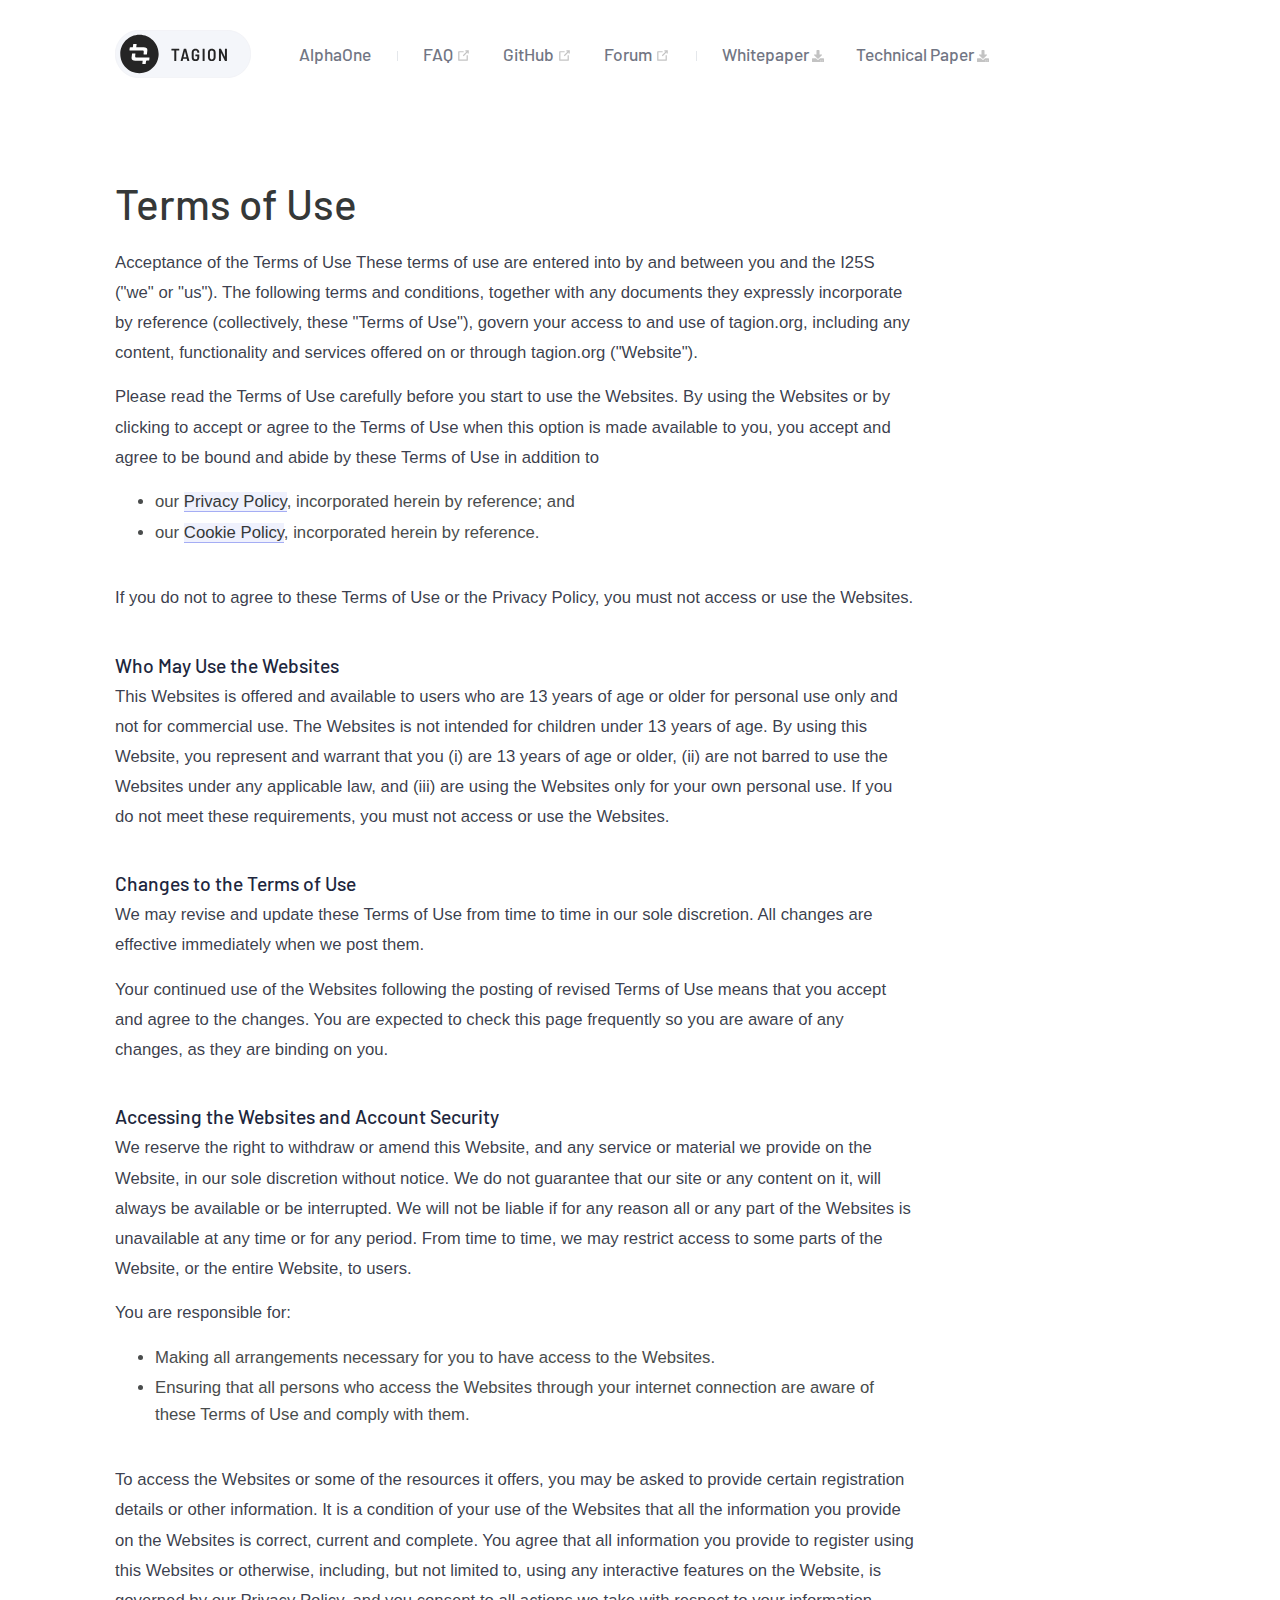
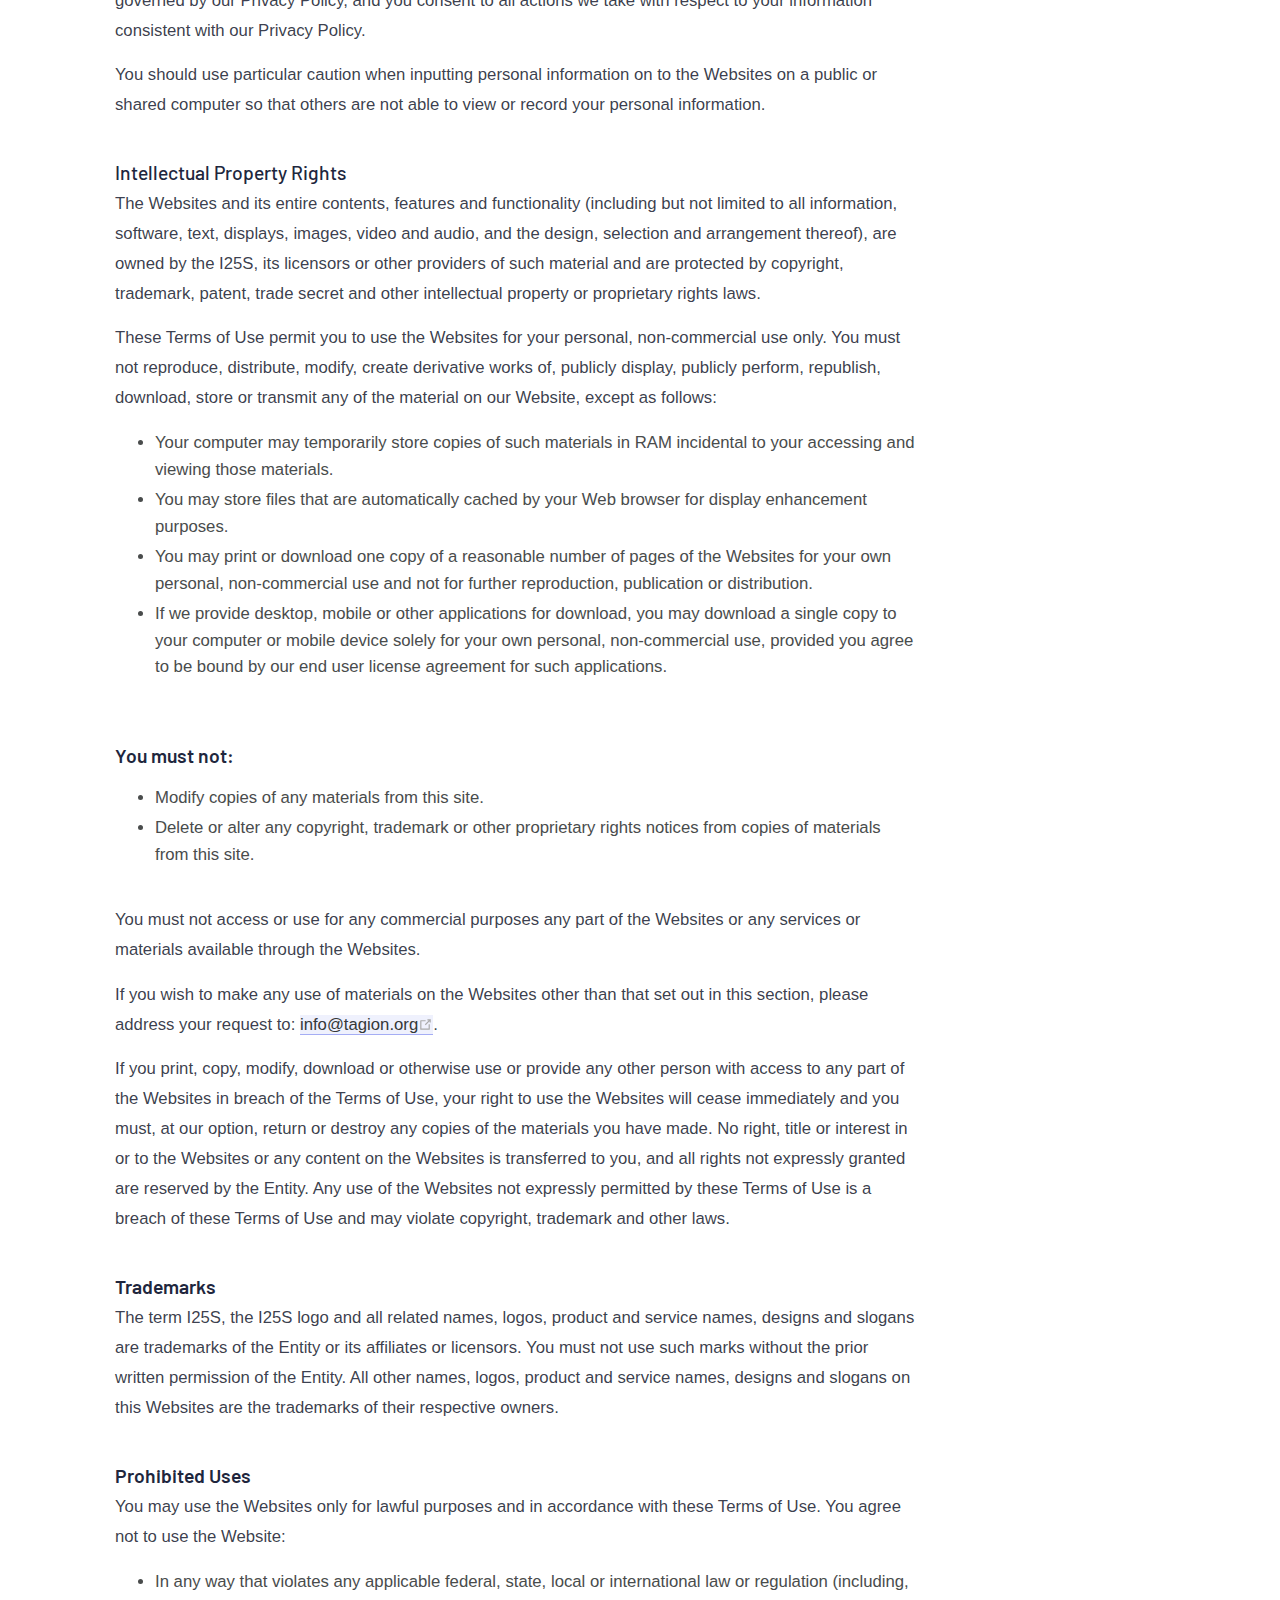
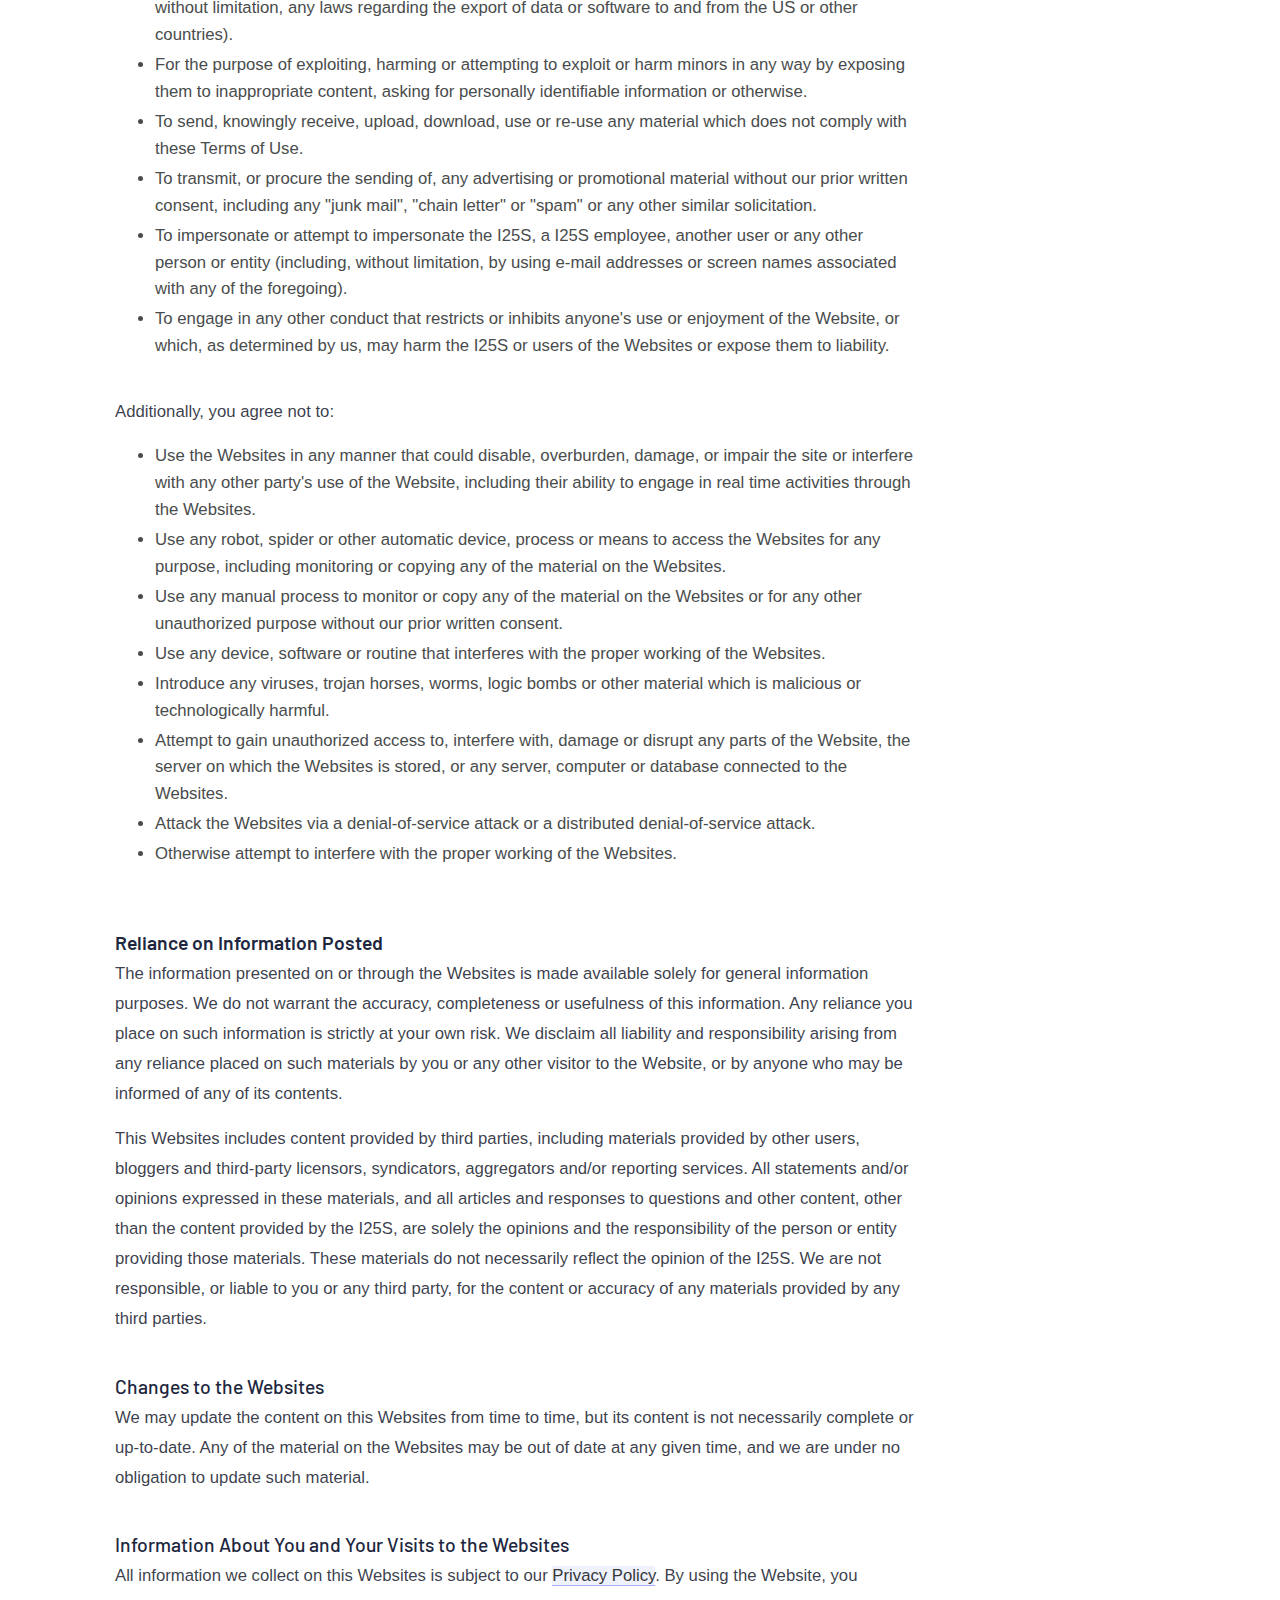
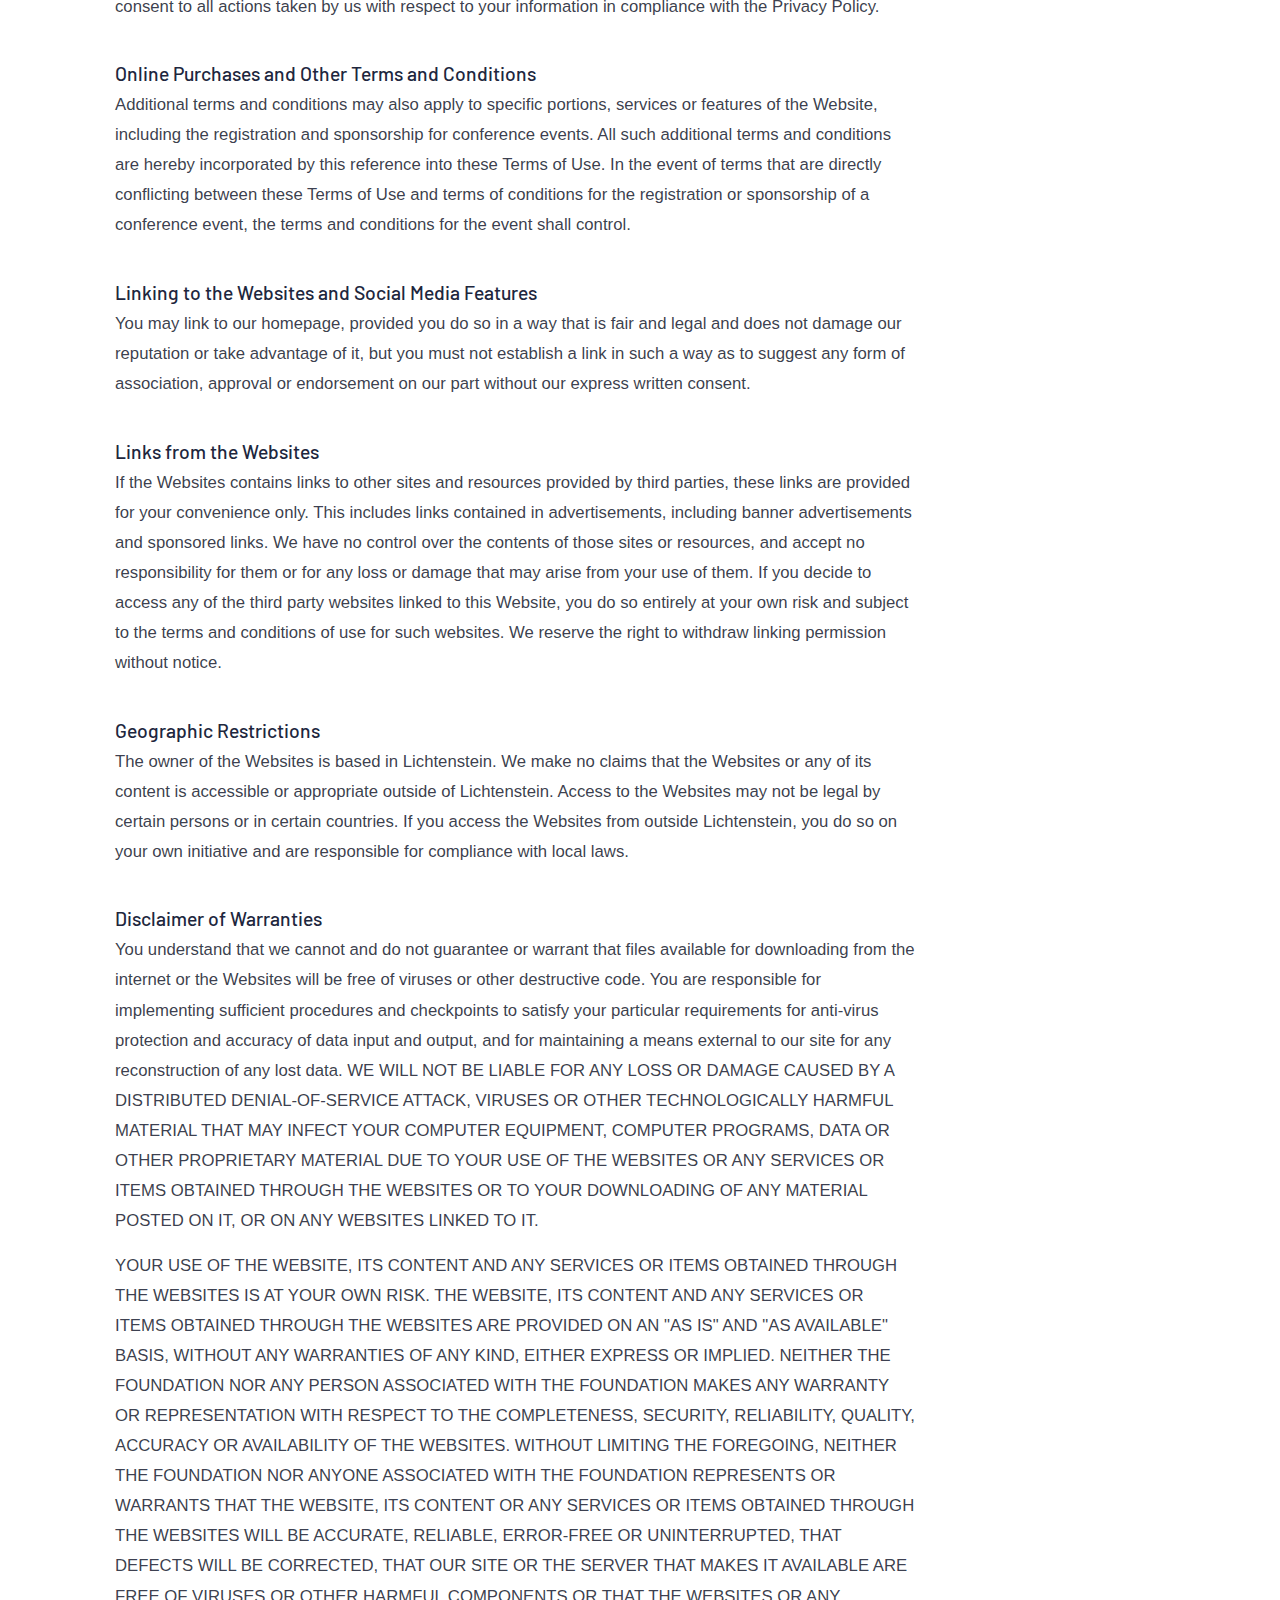
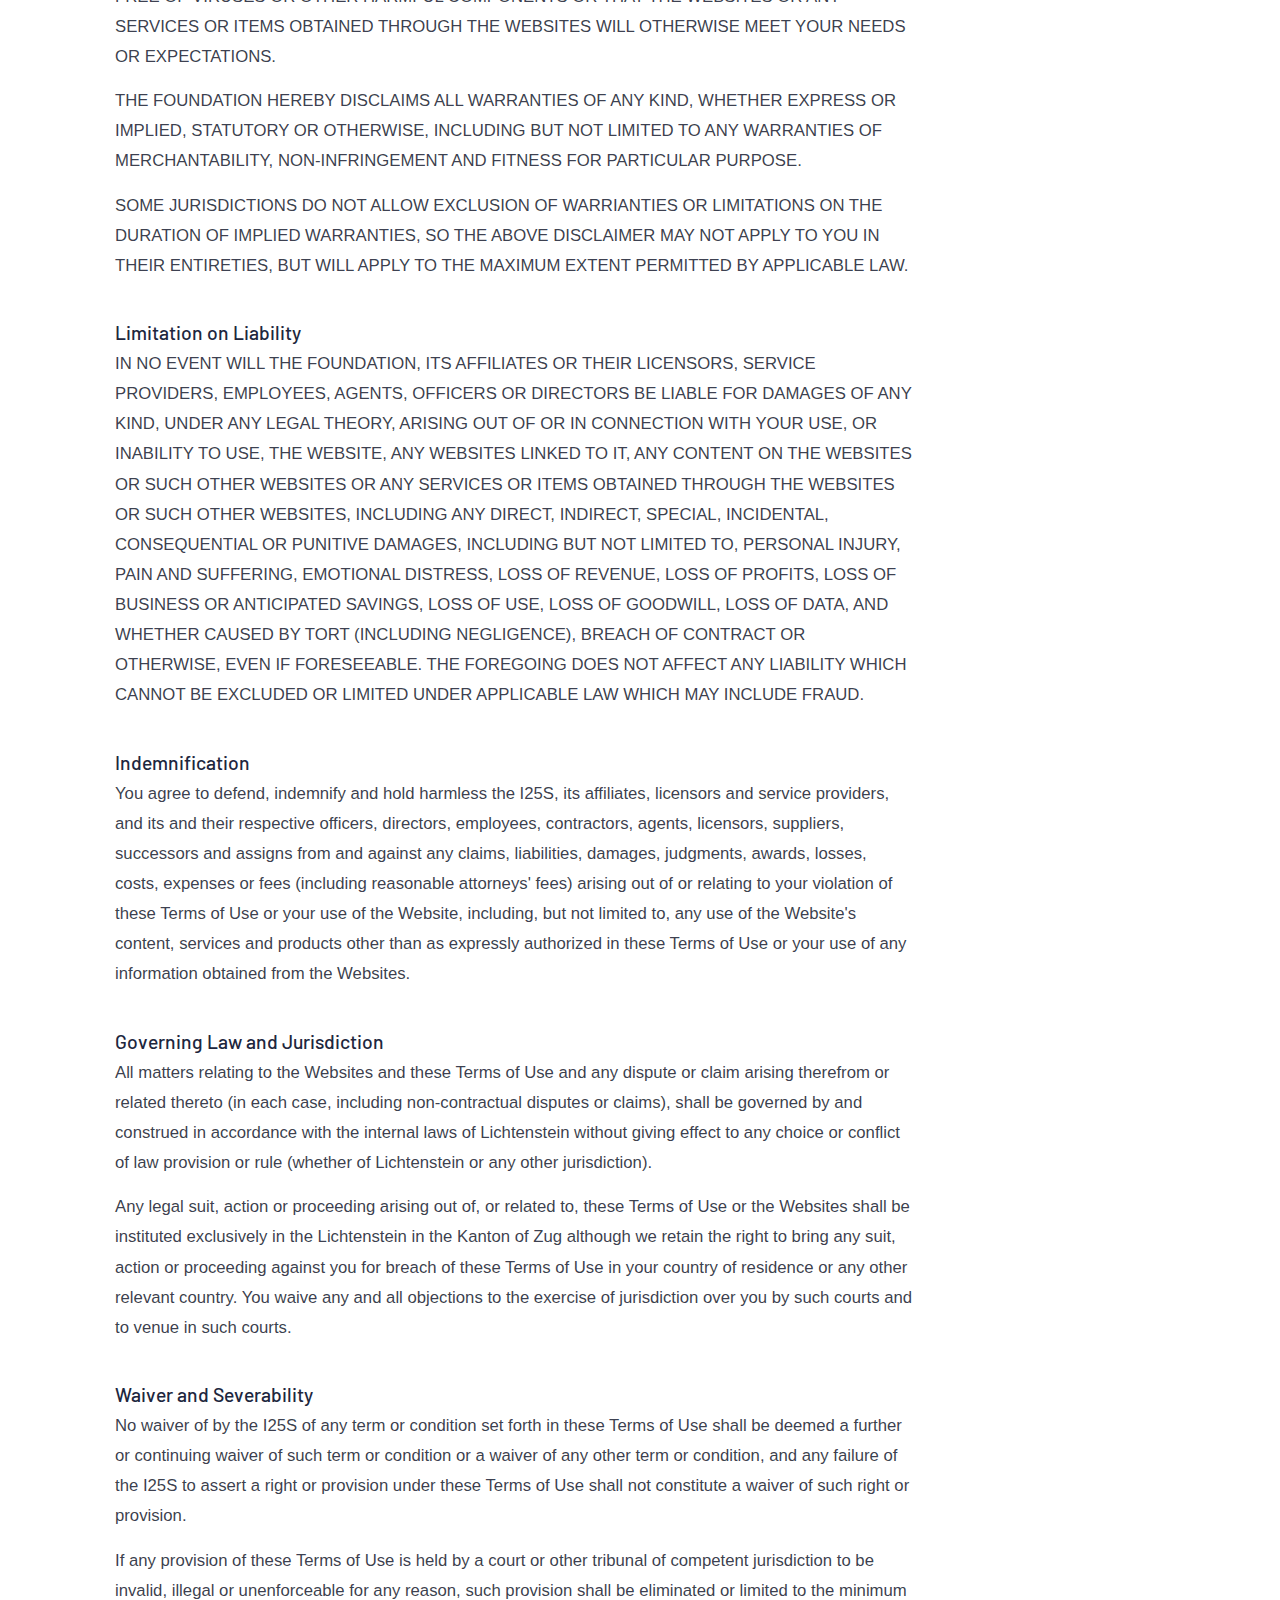
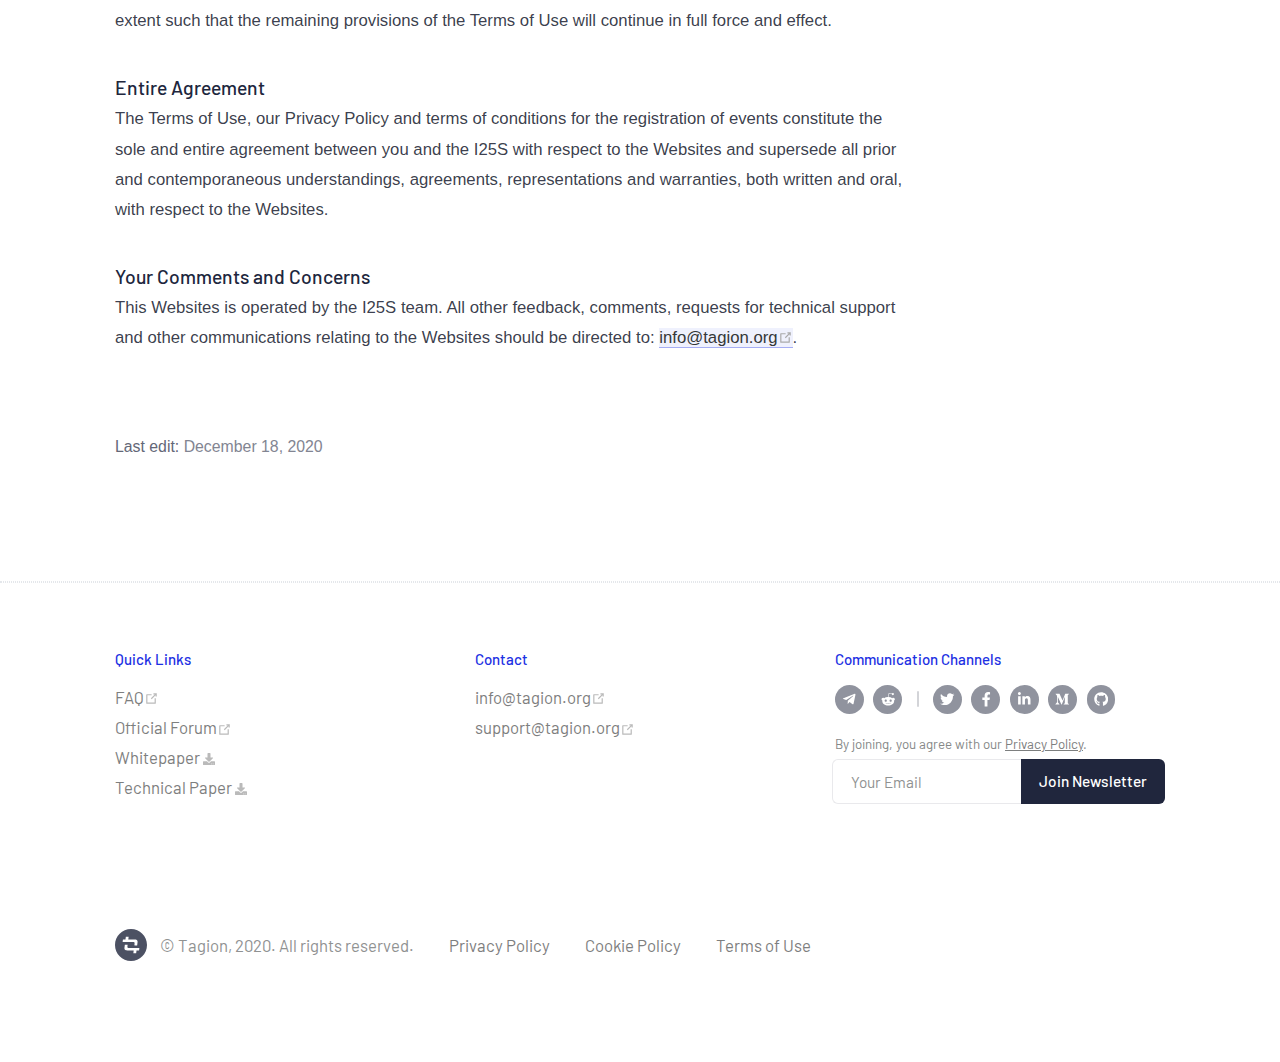
<file: meta/terms-of-use.html>
<!DOCTYPE html>
<html lang="en-US">
  <head>
    <meta charset="utf-8">
    <meta name="viewport" content="width=device-width,initial-scale=1">
    <title>Terms of Use | Tagion</title>
    <meta name="generator" content="VuePress 1.5.0">
    
    <meta name="description" content="Tagion is a universal token protocol, that enables digital peer-to-peer cryptocurrency and a decentralized exchange, governed by its users. By design, Tagion network has no central authority and belongs to all its users. It will be open-sourced and open for everyone to join once the software is ready.">
    <meta property="og:site_name" content="Tagion">
    <meta property="og:title" content="Terms of Use">
    <meta property="og:type" content="website">
    <meta property="og:url" content="/meta/terms-of-use.html">
    <meta property="og:image" content="/avatar-black.png">
    <meta name="twitter:title" content="Terms of Use">
    <meta name="twitter:url" content="/meta/terms-of-use.html">
    <meta name="twitter:card" content="summary_large_image">
    <meta name="twitter:image" content="/avatar-black.png">
    <link rel="preload" href="/assets/css/0.styles.c9e88180.css" as="style"><link rel="preload" href="/assets/js/app.c8119a8b.js" as="script"><link rel="preload" href="/assets/js/10.b28c453c.js" as="script"><link rel="preload" href="/assets/js/1.e9fab278.js" as="script"><link rel="preload" href="/assets/js/22.2b421a98.js" as="script"><link rel="preload" href="/assets/js/11.a37790d3.js" as="script"><link rel="prefetch" href="/assets/js/12.545787a4.js"><link rel="prefetch" href="/assets/js/13.3508d604.js"><link rel="prefetch" href="/assets/js/14.9d005c98.js"><link rel="prefetch" href="/assets/js/15.464dc2e1.js"><link rel="prefetch" href="/assets/js/16.7e8c8c0d.js"><link rel="prefetch" href="/assets/js/17.61da25ea.js"><link rel="prefetch" href="/assets/js/18.f46b3de0.js"><link rel="prefetch" href="/assets/js/19.3b97ac4c.js"><link rel="prefetch" href="/assets/js/2.7d641783.js"><link rel="prefetch" href="/assets/js/20.99c3b06e.js"><link rel="prefetch" href="/assets/js/21.7ad8855a.js"><link rel="prefetch" href="/assets/js/3.955d6043.js"><link rel="prefetch" href="/assets/js/5.e788089e.js"><link rel="prefetch" href="/assets/js/6.66a41b96.js"><link rel="prefetch" href="/assets/js/7.863a6363.js"><link rel="prefetch" href="/assets/js/8.342bfb9f.js"><link rel="prefetch" href="/assets/js/9.237dc45f.js">
    <link rel="stylesheet" href="/assets/css/0.styles.c9e88180.css">
  </head>
  <body>
    <div id="app" data-server-rendered="true"><div id="wrapper" class="layout-page preload"><div class="layout-header"><header id="header" class="header header--static"><div class="d-flex justify-content-between container"><div class="header__logo-wrapper"><a href="/" class="router-link-active"><img src="/logo-tagion.svg" alt="Tagion Logo" class="header__logo"></a> <ul class="nav header__nav d-none d-lg-flex"><li><a href="/alphaone.html" class="nav-link">AlphaOne</a></li><li><li class="nav-separator"></li></li><li><a href="https://forum.tagion.org/t/tagion-faq/" target="_blank" rel="noopener noreferrer nofollow" class="nav-link external">
  FAQ
  <svg xmlns="http://www.w3.org/2000/svg" aria-hidden="true" x="0px" y="0px" viewBox="0 0 100 100" width="15" height="15" class="icon outbound"><path fill="currentColor" d="M18.8,85.1h56l0,0c2.2,0,4-1.8,4-4v-32h-8v28h-48v-48h28v-8h-32l0,0c-2.2,0-4,1.8-4,4v56C14.8,83.3,16.6,85.1,18.8,85.1z"></path> <polygon fill="currentColor" points="45.7,48.7 51.3,54.3 77.2,28.5 77.2,37.2 85.2,37.2 85.2,14.9 62.8,14.9 62.8,22.9 71.5,22.9"></polygon></svg></a></li><li><a href="https://github.com/tagion" target="_blank" rel="noopener noreferrer nofollow" class="nav-link external">
  GitHub
  <svg xmlns="http://www.w3.org/2000/svg" aria-hidden="true" x="0px" y="0px" viewBox="0 0 100 100" width="15" height="15" class="icon outbound"><path fill="currentColor" d="M18.8,85.1h56l0,0c2.2,0,4-1.8,4-4v-32h-8v28h-48v-48h28v-8h-32l0,0c-2.2,0-4,1.8-4,4v56C14.8,83.3,16.6,85.1,18.8,85.1z"></path> <polygon fill="currentColor" points="45.7,48.7 51.3,54.3 77.2,28.5 77.2,37.2 85.2,37.2 85.2,14.9 62.8,14.9 62.8,22.9 71.5,22.9"></polygon></svg></a></li><li><a href="https://forum.tagion.org" target="_blank" rel="noopener noreferrer nofollow" class="nav-link external">
  Forum
  <svg xmlns="http://www.w3.org/2000/svg" aria-hidden="true" x="0px" y="0px" viewBox="0 0 100 100" width="15" height="15" class="icon outbound"><path fill="currentColor" d="M18.8,85.1h56l0,0c2.2,0,4-1.8,4-4v-32h-8v28h-48v-48h28v-8h-32l0,0c-2.2,0-4,1.8-4,4v56C14.8,83.3,16.6,85.1,18.8,85.1z"></path> <polygon fill="currentColor" points="45.7,48.7 51.3,54.3 77.2,28.5 77.2,37.2 85.2,37.2 85.2,14.9 62.8,14.9 62.8,22.9 71.5,22.9"></polygon></svg></a></li><li><li class="nav-separator"></li></li><li class="menu-item--hide-only-lg"><a href="https://github.com/tagion/resources/raw/master/whitepaper/tagion-whitepaper.pdf" class="nav-link external">
  Whitepaper
  <svg aria-hidden="true" focusable="false" data-prefix="fas" data-icon="download" role="img" xmlns="http://www.w3.org/2000/svg" viewBox="0 0 512 512" x="0px" y="0px" width="12" height="12" class="icon download"><path fill="currentColor" d="M216 0h80c13.3 0 24 10.7 24 24v168h87.7c17.8 0 26.7 21.5 14.1 34.1L269.7 378.3c-7.5 7.5-19.8 7.5-27.3 0L90.1 226.1c-12.6-12.6-3.7-34.1 14.1-34.1H192V24c0-13.3 10.7-24 24-24zm296 376v112c0 13.3-10.7 24-24 24H24c-13.3 0-24-10.7-24-24V376c0-13.3 10.7-24 24-24h146.7l49 49c20.1 20.1 52.5 20.1 72.6 0l49-49H488c13.3 0 24 10.7 24 24zm-124 88c0-11-9-20-20-20s-20 9-20 20 9 20 20 20 20-9 20-20zm64 0c0-11-9-20-20-20s-20 9-20 20 9 20 20 20 20-9 20-20z"></path></svg></a></li><li class="menu-item--hide-only-lg"><a href="https://github.com/tagion/resources/raw/master/technical-paper/tagion-technical-paper.pdf" class="nav-link external">
  Technical Paper
  <svg aria-hidden="true" focusable="false" data-prefix="fas" data-icon="download" role="img" xmlns="http://www.w3.org/2000/svg" viewBox="0 0 512 512" x="0px" y="0px" width="12" height="12" class="icon download"><path fill="currentColor" d="M216 0h80c13.3 0 24 10.7 24 24v168h87.7c17.8 0 26.7 21.5 14.1 34.1L269.7 378.3c-7.5 7.5-19.8 7.5-27.3 0L90.1 226.1c-12.6-12.6-3.7-34.1 14.1-34.1H192V24c0-13.3 10.7-24 24-24zm296 376v112c0 13.3-10.7 24-24 24H24c-13.3 0-24-10.7-24-24V376c0-13.3 10.7-24 24-24h146.7l49 49c20.1 20.1 52.5 20.1 72.6 0l49-49H488c13.3 0 24 10.7 24 24zm-124 88c0-11-9-20-20-20s-20 9-20 20 9 20 20 20 20-9 20-20zm64 0c0-11-9-20-20-20s-20 9-20 20 9 20 20 20 20-9 20-20z"></path></svg></a></li><li class="menu-item--show-only-lg"><a href="https://github.com/tagion/resources/" target="_blank" rel="noopener noreferrer nofollow" class="nav-link external">
  Papers
  <svg xmlns="http://www.w3.org/2000/svg" aria-hidden="true" x="0px" y="0px" viewBox="0 0 100 100" width="15" height="15" class="icon outbound"><path fill="currentColor" d="M18.8,85.1h56l0,0c2.2,0,4-1.8,4-4v-32h-8v28h-48v-48h28v-8h-32l0,0c-2.2,0-4,1.8-4,4v56C14.8,83.3,16.6,85.1,18.8,85.1z"></path> <polygon fill="currentColor" points="45.7,48.7 51.3,54.3 77.2,28.5 77.2,37.2 85.2,37.2 85.2,14.9 62.8,14.9 62.8,22.9 71.5,22.9"></polygon></svg></a></li></ul></div></div></header></div> <div class="layout-body"><div class="d-flex container"><div class="layout-content"><main class="page"><div class="typography"><div class="content__default"><h1 id="terms-of-use"><a href="#terms-of-use" class="header-anchor">#</a> Terms of Use</h1> <p>Acceptance of the Terms of Use These terms of use are entered into by
and between you and the I25S (&quot;we&quot; or &quot;us&quot;). The following terms and conditions, together with any documents
they expressly incorporate by reference (collectively, these &quot;Terms of
Use&quot;), govern your access to and use of tagion.org, including any
content, functionality and services offered on or through tagion.org (&quot;Website&quot;).</p> <p>Please read the Terms of Use carefully before you start to use the
Websites. By using the Websites or by clicking to accept or agree to the
Terms of Use when this option is made available to you, you accept and
agree to be bound and abide by these Terms of Use in addition to</p> <ul><li>our <a href="/meta/privacy-policy.html">Privacy Policy</a>, incorporated herein by
reference; and</li> <li>our <a href="/meta/cookie-policy.html">Cookie Policy</a>, incorporated herein by
reference.</li></ul> <p>If you do not to agree to these Terms of Use or the Privacy Policy, you
must not access or use the Websites.</p> <h4 id="who-may-use-the-websites"><a href="#who-may-use-the-websites" class="header-anchor">#</a> Who May Use the Websites</h4> <p>This Websites is offered and available to users who are 13 years of age
or older for personal use only and not for commercial use. The Websites
is not intended for children under 13 years of age. By using this
Website, you represent and warrant that you (i) are 13 years of age or
older, (ii) are not barred to use the Websites under any applicable law,
and (iii) are using the Websites only for your own personal use. If you
do not meet these requirements, you must not access or use the Websites.</p> <h4 id="changes-to-the-terms-of-use"><a href="#changes-to-the-terms-of-use" class="header-anchor">#</a> Changes to the Terms of Use</h4> <p>We may revise and update these Terms of Use from time to time in our
sole discretion. All changes are effective immediately when we post
them.</p> <p>Your continued use of the Websites following the posting of revised
Terms of Use means that you accept and agree to the changes. You are
expected to check this page frequently so you are aware of any changes,
as they are binding on you.</p> <h4 id="accessing-the-websites-and-account-security"><a href="#accessing-the-websites-and-account-security" class="header-anchor">#</a> Accessing the Websites and Account Security</h4> <p>We reserve the right to withdraw or amend this Website, and any service
or material we provide on the Website, in our sole discretion without
notice. We do not guarantee that our site or any content on it, will
always be available or be interrupted. We will not be liable if for any
reason all or any part of the Websites is unavailable at any time or for
any period. From time to time, we may restrict access to some parts of
the Website, or the entire Website, to users.</p> <p>You are responsible for:</p> <ul><li>Making all arrangements necessary for you to have access to the
Websites.</li> <li>Ensuring that all persons who access the Websites through your
internet connection are aware of these Terms of Use and comply with
them.</li></ul> <p>To access the Websites or some of the resources it offers, you may be
asked to provide certain registration details or other information. It
is a condition of your use of the Websites that all the information you
provide on the Websites is correct, current and complete. You agree that
all information you provide to register using this Websites or
otherwise, including, but not limited to, using any interactive features
on the Website, is governed by our Privacy Policy, and you consent to
all actions we take with respect to your information consistent with our
Privacy Policy.</p> <p>You should use particular caution when inputting personal information on
to the Websites on a public or shared computer so that others are not
able to view or record your personal information.</p> <h4 id="intellectual-property-rights"><a href="#intellectual-property-rights" class="header-anchor">#</a> Intellectual Property Rights</h4> <p>The Websites and its entire contents, features and functionality
(including but not limited to all information, software, text, displays,
images, video and audio, and the design, selection and arrangement
thereof), are owned by the I25S, its licensors or other providers
of such material and are protected by copyright, trademark, patent,
trade secret and other intellectual property or proprietary rights laws.</p> <p>These Terms of Use permit you to use the Websites for your personal,
non-commercial use only. You must not reproduce, distribute, modify,
create derivative works of, publicly display, publicly perform,
republish, download, store or transmit any of the material on our
Website, except as follows:</p> <ul><li>Your computer may temporarily store copies of such materials in RAM
incidental to your accessing and viewing those materials.</li> <li>You may store files that are automatically cached by your Web
browser for display enhancement purposes.</li> <li>You may print or download one copy of a reasonable number of pages
of the Websites for your own personal, non-commercial use and not
for further reproduction, publication or distribution.</li> <li>If we provide desktop, mobile or other applications for download,
you may download a single copy to your computer or mobile device
solely for your own personal, non-commercial use, provided you agree
to be bound by our end user license agreement for such applications.</li></ul> <h5 id="you-must-not"><a href="#you-must-not" class="header-anchor">#</a> You must not:</h5> <ul><li>Modify copies of any materials from this site.</li> <li>Delete or alter any copyright, trademark or other proprietary rights
notices from copies of materials from this site.</li></ul> <p>You must not access or use for any commercial purposes any part of the
Websites or any services or materials available through the Websites.</p> <p>If you wish to make any use of materials on the Websites other than that
set out in this section, please address your request to:
<a href="mailto:info@tagion.org" target="_blank" rel="noopener noreferrer nofollow">info@tagion.org<svg xmlns="http://www.w3.org/2000/svg" aria-hidden="true" x="0px" y="0px" viewBox="0 0 100 100" width="15" height="15" class="icon outbound"><path fill="currentColor" d="M18.8,85.1h56l0,0c2.2,0,4-1.8,4-4v-32h-8v28h-48v-48h28v-8h-32l0,0c-2.2,0-4,1.8-4,4v56C14.8,83.3,16.6,85.1,18.8,85.1z"></path> <polygon fill="currentColor" points="45.7,48.7 51.3,54.3 77.2,28.5 77.2,37.2 85.2,37.2 85.2,14.9 62.8,14.9 62.8,22.9 71.5,22.9"></polygon></svg></a>.</p> <p>If you print, copy, modify, download or otherwise use or provide any
other person with access to any part of the Websites in breach of the
Terms of Use, your right to use the Websites will cease immediately and
you must, at our option, return or destroy any copies of the materials
you have made. No right, title or interest in or to the Websites or any
content on the Websites is transferred to you, and all rights not
expressly granted are reserved by the Entity. Any use of the
Websites not expressly permitted by these Terms of Use is a breach of
these Terms of Use and may violate copyright, trademark and other laws.</p> <h5 id="trademarks"><a href="#trademarks" class="header-anchor">#</a> Trademarks</h5> <p>The term I25S, the I25S logo and all related names, logos, product and service names,
designs and slogans are trademarks of the Entity or its affiliates
or licensors. You must not use such marks without the prior written
permission of the Entity. All other names, logos, product and
service names, designs and slogans on this Websites are the trademarks
of their respective owners.</p> <h5 id="prohibited-uses"><a href="#prohibited-uses" class="header-anchor">#</a> Prohibited Uses</h5> <p>You may use the Websites only for lawful purposes and in accordance with
these Terms of Use. You agree not to use the Website:</p> <ul><li>In any way that violates any applicable federal, state, local or
international law or regulation (including, without limitation, any
laws regarding the export of data or software to and from the US or
other countries).</li> <li>For the purpose of exploiting, harming or attempting to exploit or
harm minors in any way by exposing them to inappropriate content,
asking for personally identifiable information or otherwise.</li> <li>To send, knowingly receive, upload, download, use or re-use any
material which does not comply with these Terms of Use.</li> <li>To transmit, or procure the sending of, any advertising or
promotional material without our prior written consent, including
any &quot;junk mail&quot;, &quot;chain letter&quot; or &quot;spam&quot; or any other similar
solicitation.</li> <li>To impersonate or attempt to impersonate the I25S, a
I25S employee, another user or any other person or entity
(including, without limitation, by using e-mail addresses or screen
names associated with any of the foregoing).</li> <li>To engage in any other conduct that restricts or inhibits anyone's
use or enjoyment of the Website, or which, as determined by us, may
harm the I25S or users of the Websites or expose them to
liability.</li></ul> <p>Additionally, you agree not to:</p> <ul><li>Use the Websites in any manner that could disable, overburden,
damage, or impair the site or interfere with any other party's use
of the Website, including their ability to engage in real time
activities through the Websites.</li> <li>Use any robot, spider or other automatic device, process or means to
access the Websites for any purpose, including monitoring or copying
any of the material on the Websites.</li> <li>Use any manual process to monitor or copy any of the material on the
Websites or for any other unauthorized purpose without our prior
written consent.</li> <li>Use any device, software or routine that interferes with the proper
working of the Websites.</li> <li>Introduce any viruses, trojan horses, worms, logic bombs or other
material which is malicious or technologically harmful.</li> <li>Attempt to gain unauthorized access to, interfere with, damage or
disrupt any parts of the Website, the server on which the Websites
is stored, or any server, computer or database connected to the
Websites.</li> <li>Attack the Websites via a denial-of-service attack or a distributed
denial-of-service attack.</li> <li>Otherwise attempt to interfere with the proper working of the
Websites.</li></ul> <h5 id="reliance-on-information-posted"><a href="#reliance-on-information-posted" class="header-anchor">#</a> Reliance on Information Posted</h5> <p>The information presented on or through the Websites is made available
solely for general information purposes. We do not warrant the accuracy,
completeness or usefulness of this information. Any reliance you place
on such information is strictly at your own risk. We disclaim all
liability and responsibility arising from any reliance placed on such
materials by you or any other visitor to the Website, or by anyone who
may be informed of any of its contents.</p> <p>This Websites includes content provided by third parties, including
materials provided by other users, bloggers and third-party licensors,
syndicators, aggregators and/or reporting services. All statements
and/or opinions expressed in these materials, and all articles and
responses to questions and other content, other than the content
provided by the I25S, are solely the opinions and the
responsibility of the person or entity providing those materials. These
materials do not necessarily reflect the opinion of the I25S. We
are not responsible, or liable to you or any third party, for the
content or accuracy of any materials provided by any third parties.</p> <h4 id="changes-to-the-websites"><a href="#changes-to-the-websites" class="header-anchor">#</a> Changes to the Websites</h4> <p>We may update the content on this Websites from time to time, but its
content is not necessarily complete or up-to-date. Any of the material
on the Websites may be out of date at any given time, and we are under
no obligation to update such material.</p> <h4 id="information-about-you-and-your-visits-to-the-websites"><a href="#information-about-you-and-your-visits-to-the-websites" class="header-anchor">#</a> Information About You and Your Visits to the Websites</h4> <p>All information we collect on this Websites is subject to our <a href="/meta/privacy-policy.html">Privacy
Policy</a>. By using the Website, you consent to all
actions taken by us with respect to your information in compliance with
the Privacy Policy.</p> <h4 id="online-purchases-and-other-terms-and-conditions"><a href="#online-purchases-and-other-terms-and-conditions" class="header-anchor">#</a> Online Purchases and Other Terms and Conditions</h4> <p>Additional terms and conditions may also apply to specific portions,
services or features of the Website, including the registration and
sponsorship for conference events. All such additional terms and
conditions are hereby incorporated by this reference into these Terms of
Use. In the event of terms that are directly conflicting between these
Terms of Use and terms of conditions for the registration or sponsorship
of a conference event, the terms and conditions for the event shall
control.</p> <h4 id="linking-to-the-websites-and-social-media-features"><a href="#linking-to-the-websites-and-social-media-features" class="header-anchor">#</a> Linking to the Websites and Social Media Features</h4> <p>You may link to our homepage, provided you do so in a way that is fair
and legal and does not damage our reputation or take advantage of it,
but you must not establish a link in such a way as to suggest any form
of association, approval or endorsement on our part without our express
written consent.</p> <h4 id="links-from-the-websites"><a href="#links-from-the-websites" class="header-anchor">#</a> Links from the Websites</h4> <p>If the Websites contains links to other sites and resources provided by
third parties, these links are provided for your convenience only. This
includes links contained in advertisements, including banner
advertisements and sponsored links. We have no control over the contents
of those sites or resources, and accept no responsibility for them or
for any loss or damage that may arise from your use of them. If you
decide to access any of the third party websites linked to this Website,
you do so entirely at your own risk and subject to the terms and
conditions of use for such websites. We reserve the right to withdraw
linking permission without notice.</p> <h4 id="geographic-restrictions"><a href="#geographic-restrictions" class="header-anchor">#</a> Geographic Restrictions</h4> <p>The owner of the Websites is based in Lichtenstein. We make no claims
that the Websites or any of its content is accessible or appropriate
outside of Lichtenstein. Access to the Websites may not be legal by
certain persons or in certain countries. If you access the Websites from
outside Lichtenstein, you do so on your own initiative and are
responsible for compliance with local laws.</p> <h4 id="disclaimer-of-warranties"><a href="#disclaimer-of-warranties" class="header-anchor">#</a> Disclaimer of Warranties</h4> <p>You understand that we cannot and do not guarantee or warrant that files
available for downloading from the internet or the Websites will be free
of viruses or other destructive code. You are responsible for
implementing sufficient procedures and checkpoints to satisfy your
particular requirements for anti-virus protection and accuracy of data
input and output, and for maintaining a means external to our site for
any reconstruction of any lost data. WE WILL NOT BE LIABLE FOR ANY LOSS
OR DAMAGE CAUSED BY A DISTRIBUTED DENIAL-OF-SERVICE ATTACK, VIRUSES OR
OTHER TECHNOLOGICALLY HARMFUL MATERIAL THAT MAY INFECT YOUR COMPUTER
EQUIPMENT, COMPUTER PROGRAMS, DATA OR OTHER PROPRIETARY MATERIAL DUE TO
YOUR USE OF THE WEBSITES OR ANY SERVICES OR ITEMS OBTAINED THROUGH THE
WEBSITES OR TO YOUR DOWNLOADING OF ANY MATERIAL POSTED ON IT, OR ON ANY
WEBSITES LINKED TO IT.</p> <p>YOUR USE OF THE WEBSITE, ITS CONTENT AND ANY SERVICES OR ITEMS OBTAINED
THROUGH THE WEBSITES IS AT YOUR OWN RISK. THE WEBSITE, ITS CONTENT AND
ANY SERVICES OR ITEMS OBTAINED THROUGH THE WEBSITES ARE PROVIDED ON AN
&quot;AS IS&quot; AND &quot;AS AVAILABLE&quot; BASIS, WITHOUT ANY WARRANTIES OF ANY
KIND, EITHER EXPRESS OR IMPLIED. NEITHER THE FOUNDATION NOR ANY PERSON
ASSOCIATED WITH THE FOUNDATION MAKES ANY WARRANTY OR REPRESENTATION WITH
RESPECT TO THE COMPLETENESS, SECURITY, RELIABILITY, QUALITY, ACCURACY OR
AVAILABILITY OF THE WEBSITES. WITHOUT LIMITING THE FOREGOING, NEITHER
THE FOUNDATION NOR ANYONE ASSOCIATED WITH THE FOUNDATION REPRESENTS OR
WARRANTS THAT THE WEBSITE, ITS CONTENT OR ANY SERVICES OR ITEMS OBTAINED
THROUGH THE WEBSITES WILL BE ACCURATE, RELIABLE, ERROR-FREE OR
UNINTERRUPTED, THAT DEFECTS WILL BE CORRECTED, THAT OUR SITE OR THE
SERVER THAT MAKES IT AVAILABLE ARE FREE OF VIRUSES OR OTHER HARMFUL
COMPONENTS OR THAT THE WEBSITES OR ANY SERVICES OR ITEMS OBTAINED
THROUGH THE WEBSITES WILL OTHERWISE MEET YOUR NEEDS OR EXPECTATIONS.</p> <p>THE FOUNDATION HEREBY DISCLAIMS ALL WARRANTIES OF ANY KIND, WHETHER
EXPRESS OR IMPLIED, STATUTORY OR OTHERWISE, INCLUDING BUT NOT LIMITED TO
ANY WARRANTIES OF MERCHANTABILITY, NON-INFRINGEMENT AND FITNESS FOR
PARTICULAR PURPOSE.</p> <p>SOME JURISDICTIONS DO NOT ALLOW EXCLUSION OF WARRIANTIES OR LIMITATIONS
ON THE DURATION OF IMPLIED WARRANTIES, SO THE ABOVE DISCLAIMER MAY NOT
APPLY TO YOU IN THEIR ENTIRETIES, BUT WILL APPLY TO THE MAXIMUM EXTENT
PERMITTED BY APPLICABLE LAW.</p> <h4 id="limitation-on-liability"><a href="#limitation-on-liability" class="header-anchor">#</a> Limitation on Liability</h4> <p>IN NO EVENT WILL THE FOUNDATION, ITS AFFILIATES OR THEIR LICENSORS,
SERVICE PROVIDERS, EMPLOYEES, AGENTS, OFFICERS OR DIRECTORS BE LIABLE
FOR DAMAGES OF ANY KIND, UNDER ANY LEGAL THEORY, ARISING OUT OF OR IN
CONNECTION WITH YOUR USE, OR INABILITY TO USE, THE WEBSITE, ANY WEBSITES
LINKED TO IT, ANY CONTENT ON THE WEBSITES OR SUCH OTHER WEBSITES OR ANY
SERVICES OR ITEMS OBTAINED THROUGH THE WEBSITES OR SUCH OTHER WEBSITES,
INCLUDING ANY DIRECT, INDIRECT, SPECIAL, INCIDENTAL, CONSEQUENTIAL OR
PUNITIVE DAMAGES, INCLUDING BUT NOT LIMITED TO, PERSONAL INJURY, PAIN
AND SUFFERING, EMOTIONAL DISTRESS, LOSS OF REVENUE, LOSS OF PROFITS,
LOSS OF BUSINESS OR ANTICIPATED SAVINGS, LOSS OF USE, LOSS OF GOODWILL,
LOSS OF DATA, AND WHETHER CAUSED BY TORT (INCLUDING NEGLIGENCE), BREACH
OF CONTRACT OR OTHERWISE, EVEN IF FORESEEABLE. THE FOREGOING DOES NOT
AFFECT ANY LIABILITY WHICH CANNOT BE EXCLUDED OR LIMITED UNDER
APPLICABLE LAW WHICH MAY INCLUDE FRAUD.</p> <h4 id="indemnification"><a href="#indemnification" class="header-anchor">#</a> Indemnification</h4> <p>You agree to defend, indemnify and hold harmless the I25S, its
affiliates, licensors and service providers, and its and their
respective officers, directors, employees, contractors, agents,
licensors, suppliers, successors and assigns from and against any
claims, liabilities, damages, judgments, awards, losses, costs, expenses
or fees (including reasonable attorneys' fees) arising out of or
relating to your violation of these Terms of Use or your use of the
Website, including, but not limited to, any use of the Website's
content, services and products other than as expressly authorized in
these Terms of Use or your use of any information obtained from the
Websites.</p> <h4 id="governing-law-and-jurisdiction"><a href="#governing-law-and-jurisdiction" class="header-anchor">#</a> Governing Law and Jurisdiction</h4> <p>All matters relating to the Websites and these Terms of Use and any
dispute or claim arising therefrom or related thereto (in each case,
including non-contractual disputes or claims), shall be governed by and
construed in accordance with the internal laws of Lichtenstein without
giving effect to any choice or conflict of law provision or rule
(whether of Lichtenstein or any other jurisdiction).</p> <p>Any legal suit, action or proceeding arising out of, or related to,
these Terms of Use or the Websites shall be instituted exclusively in
the Lichtenstein in the Kanton of Zug although we retain the right to
bring any suit, action or proceeding against you for breach of these
Terms of Use in your country of residence or any other relevant country.
You waive any and all objections to the exercise of jurisdiction over
you by such courts and to venue in such courts.</p> <h4 id="waiver-and-severability"><a href="#waiver-and-severability" class="header-anchor">#</a> Waiver and Severability</h4> <p>No waiver of by the I25S of any term or condition set forth in
these Terms of Use shall be deemed a further or continuing waiver of
such term or condition or a waiver of any other term or condition, and
any failure of the I25S to assert a right or provision under these
Terms of Use shall not constitute a waiver of such right or provision.</p> <p>If any provision of these Terms of Use is held by a court or other
tribunal of competent jurisdiction to be invalid, illegal or
unenforceable for any reason, such provision shall be eliminated or
limited to the minimum extent such that the remaining provisions of the
Terms of Use will continue in full force and effect.</p> <h4 id="entire-agreement"><a href="#entire-agreement" class="header-anchor">#</a> Entire Agreement</h4> <p>The Terms of Use, our Privacy Policy and terms of conditions for the
registration of events constitute the sole and entire agreement between
you and the I25S with respect to the Websites and
supersede all prior and contemporaneous understandings, agreements,
representations and warranties, both written and oral, with respect to
the Websites.</p> <h4 id="your-comments-and-concerns"><a href="#your-comments-and-concerns" class="header-anchor">#</a> Your Comments and Concerns</h4> <p>This Websites is operated by the I25S team. All other feedback,
comments, requests for technical support and other communications
relating to the Websites should be directed to: <a href="mailto:info@tagion.org" target="_blank" rel="noopener noreferrer nofollow">info@tagion.org<svg xmlns="http://www.w3.org/2000/svg" aria-hidden="true" x="0px" y="0px" viewBox="0 0 100 100" width="15" height="15" class="icon outbound"><path fill="currentColor" d="M18.8,85.1h56l0,0c2.2,0,4-1.8,4-4v-32h-8v28h-48v-48h28v-8h-32l0,0c-2.2,0-4,1.8-4,4v56C14.8,83.3,16.6,85.1,18.8,85.1z"></path> <polygon fill="currentColor" points="45.7,48.7 51.3,54.3 77.2,28.5 77.2,37.2 85.2,37.2 85.2,14.9 62.8,14.9 62.8,22.9 71.5,22.9"></polygon></svg></a>.</p></div> <div class="forkbox"><!----> <div><span>Last edit:</span> <span class="forkbox__secondary-date">December 18, 2020</span></div> <!----></div></div> </main></div></div> <div class="layout-sidebar"><div class="sidebar layout-sidebar__inner"><div class="sidebar__inner"><ul class="nav d-flex d-lg-none"><li><a href="/alphaone.html" class="nav-link">AlphaOne</a></li><li><li class="nav-separator"></li></li><li><a href="https://forum.tagion.org/t/tagion-faq/" target="_blank" rel="noopener noreferrer nofollow" class="nav-link external">
  FAQ
  <svg xmlns="http://www.w3.org/2000/svg" aria-hidden="true" x="0px" y="0px" viewBox="0 0 100 100" width="15" height="15" class="icon outbound"><path fill="currentColor" d="M18.8,85.1h56l0,0c2.2,0,4-1.8,4-4v-32h-8v28h-48v-48h28v-8h-32l0,0c-2.2,0-4,1.8-4,4v56C14.8,83.3,16.6,85.1,18.8,85.1z"></path> <polygon fill="currentColor" points="45.7,48.7 51.3,54.3 77.2,28.5 77.2,37.2 85.2,37.2 85.2,14.9 62.8,14.9 62.8,22.9 71.5,22.9"></polygon></svg></a></li><li><a href="https://github.com/tagion" target="_blank" rel="noopener noreferrer nofollow" class="nav-link external">
  GitHub
  <svg xmlns="http://www.w3.org/2000/svg" aria-hidden="true" x="0px" y="0px" viewBox="0 0 100 100" width="15" height="15" class="icon outbound"><path fill="currentColor" d="M18.8,85.1h56l0,0c2.2,0,4-1.8,4-4v-32h-8v28h-48v-48h28v-8h-32l0,0c-2.2,0-4,1.8-4,4v56C14.8,83.3,16.6,85.1,18.8,85.1z"></path> <polygon fill="currentColor" points="45.7,48.7 51.3,54.3 77.2,28.5 77.2,37.2 85.2,37.2 85.2,14.9 62.8,14.9 62.8,22.9 71.5,22.9"></polygon></svg></a></li><li><a href="https://forum.tagion.org" target="_blank" rel="noopener noreferrer nofollow" class="nav-link external">
  Forum
  <svg xmlns="http://www.w3.org/2000/svg" aria-hidden="true" x="0px" y="0px" viewBox="0 0 100 100" width="15" height="15" class="icon outbound"><path fill="currentColor" d="M18.8,85.1h56l0,0c2.2,0,4-1.8,4-4v-32h-8v28h-48v-48h28v-8h-32l0,0c-2.2,0-4,1.8-4,4v56C14.8,83.3,16.6,85.1,18.8,85.1z"></path> <polygon fill="currentColor" points="45.7,48.7 51.3,54.3 77.2,28.5 77.2,37.2 85.2,37.2 85.2,14.9 62.8,14.9 62.8,22.9 71.5,22.9"></polygon></svg></a></li><li><li class="nav-separator"></li></li><li class="menu-item--hide-only-lg"><a href="https://github.com/tagion/resources/raw/master/whitepaper/tagion-whitepaper.pdf" class="nav-link external">
  Whitepaper
  <svg aria-hidden="true" focusable="false" data-prefix="fas" data-icon="download" role="img" xmlns="http://www.w3.org/2000/svg" viewBox="0 0 512 512" x="0px" y="0px" width="12" height="12" class="icon download"><path fill="currentColor" d="M216 0h80c13.3 0 24 10.7 24 24v168h87.7c17.8 0 26.7 21.5 14.1 34.1L269.7 378.3c-7.5 7.5-19.8 7.5-27.3 0L90.1 226.1c-12.6-12.6-3.7-34.1 14.1-34.1H192V24c0-13.3 10.7-24 24-24zm296 376v112c0 13.3-10.7 24-24 24H24c-13.3 0-24-10.7-24-24V376c0-13.3 10.7-24 24-24h146.7l49 49c20.1 20.1 52.5 20.1 72.6 0l49-49H488c13.3 0 24 10.7 24 24zm-124 88c0-11-9-20-20-20s-20 9-20 20 9 20 20 20 20-9 20-20zm64 0c0-11-9-20-20-20s-20 9-20 20 9 20 20 20 20-9 20-20z"></path></svg></a></li><li class="menu-item--hide-only-lg"><a href="https://github.com/tagion/resources/raw/master/technical-paper/tagion-technical-paper.pdf" class="nav-link external">
  Technical Paper
  <svg aria-hidden="true" focusable="false" data-prefix="fas" data-icon="download" role="img" xmlns="http://www.w3.org/2000/svg" viewBox="0 0 512 512" x="0px" y="0px" width="12" height="12" class="icon download"><path fill="currentColor" d="M216 0h80c13.3 0 24 10.7 24 24v168h87.7c17.8 0 26.7 21.5 14.1 34.1L269.7 378.3c-7.5 7.5-19.8 7.5-27.3 0L90.1 226.1c-12.6-12.6-3.7-34.1 14.1-34.1H192V24c0-13.3 10.7-24 24-24zm296 376v112c0 13.3-10.7 24-24 24H24c-13.3 0-24-10.7-24-24V376c0-13.3 10.7-24 24-24h146.7l49 49c20.1 20.1 52.5 20.1 72.6 0l49-49H488c13.3 0 24 10.7 24 24zm-124 88c0-11-9-20-20-20s-20 9-20 20 9 20 20 20 20-9 20-20zm64 0c0-11-9-20-20-20s-20 9-20 20 9 20 20 20 20-9 20-20z"></path></svg></a></li><li class="menu-item--show-only-lg"><a href="https://github.com/tagion/resources/" target="_blank" rel="noopener noreferrer nofollow" class="nav-link external">
  Papers
  <svg xmlns="http://www.w3.org/2000/svg" aria-hidden="true" x="0px" y="0px" viewBox="0 0 100 100" width="15" height="15" class="icon outbound"><path fill="currentColor" d="M18.8,85.1h56l0,0c2.2,0,4-1.8,4-4v-32h-8v28h-48v-48h28v-8h-32l0,0c-2.2,0-4,1.8-4,4v56C14.8,83.3,16.6,85.1,18.8,85.1z"></path> <polygon fill="currentColor" points="45.7,48.7 51.3,54.3 77.2,28.5 77.2,37.2 85.2,37.2 85.2,14.9 62.8,14.9 62.8,22.9 71.5,22.9"></polygon></svg></a></li></ul>  <!----> </div></div></div></div> <div class="layout-footer-nav"><div class="container"><!----></div></div> <div class="layout-footer"><footer class="footer"><div class="container"><div class="row"><div class="outbound-negative-space-fix mt-8 mt-sm-0 col-sm-6 col-xl-4 col-12"><h6 class="mb-3">Quick Links</h6> <ul class="nav flex-column"><li><a href="https://forum.tagion.org/t/tagion-faq" target="_blank" rel="noopener noreferrer nofollow">
              FAQ
              <svg xmlns="http://www.w3.org/2000/svg" aria-hidden="true" x="0px" y="0px" viewBox="0 0 100 100" width="15" height="15" class="icon outbound"><path fill="currentColor" d="M18.8,85.1h56l0,0c2.2,0,4-1.8,4-4v-32h-8v28h-48v-48h28v-8h-32l0,0c-2.2,0-4,1.8-4,4v56C14.8,83.3,16.6,85.1,18.8,85.1z"></path> <polygon fill="currentColor" points="45.7,48.7 51.3,54.3 77.2,28.5 77.2,37.2 85.2,37.2 85.2,14.9 62.8,14.9 62.8,22.9 71.5,22.9"></polygon></svg></a></li> <li><a target="_blank" href="https://forum.tagion.org/">Official Forum
              <svg xmlns="http://www.w3.org/2000/svg" aria-hidden="true" x="0px" y="0px" viewBox="0 0 100 100" width="15" height="15" class="icon outbound"><path fill="currentColor" d="M18.8,85.1h56l0,0c2.2,0,4-1.8,4-4v-32h-8v28h-48v-48h28v-8h-32l0,0c-2.2,0-4,1.8-4,4v56C14.8,83.3,16.6,85.1,18.8,85.1z"></path> <polygon fill="currentColor" points="45.7,48.7 51.3,54.3 77.2,28.5 77.2,37.2 85.2,37.2 85.2,14.9 62.8,14.9 62.8,22.9 71.5,22.9"></polygon></svg></a></li> <li><a href="https://github.com/tagion/resources/raw/master/whitepaper/tagion-whitepaper.pdf">Whitepaper
              <svg aria-hidden="true" focusable="false" data-prefix="fas" data-icon="download" role="img" xmlns="http://www.w3.org/2000/svg" viewBox="0 0 512 512" x="0px" y="0px" width="12" height="12" class="icon download"><path fill="currentColor" d="M216 0h80c13.3 0 24 10.7 24 24v168h87.7c17.8 0 26.7 21.5 14.1 34.1L269.7 378.3c-7.5 7.5-19.8 7.5-27.3 0L90.1 226.1c-12.6-12.6-3.7-34.1 14.1-34.1H192V24c0-13.3 10.7-24 24-24zm296 376v112c0 13.3-10.7 24-24 24H24c-13.3 0-24-10.7-24-24V376c0-13.3 10.7-24 24-24h146.7l49 49c20.1 20.1 52.5 20.1 72.6 0l49-49H488c13.3 0 24 10.7 24 24zm-124 88c0-11-9-20-20-20s-20 9-20 20 9 20 20 20 20-9 20-20zm64 0c0-11-9-20-20-20s-20 9-20 20 9 20 20 20 20-9 20-20z"></path></svg></a></li> <li><a href="https://github.com/tagion/resources/raw/master/technical-paper/tagion-technical-paper.pdf">
              Technical Paper
              <svg aria-hidden="true" focusable="false" data-prefix="fas" data-icon="download" role="img" xmlns="http://www.w3.org/2000/svg" viewBox="0 0 512 512" x="0px" y="0px" width="12" height="12" class="icon download"><path fill="currentColor" d="M216 0h80c13.3 0 24 10.7 24 24v168h87.7c17.8 0 26.7 21.5 14.1 34.1L269.7 378.3c-7.5 7.5-19.8 7.5-27.3 0L90.1 226.1c-12.6-12.6-3.7-34.1 14.1-34.1H192V24c0-13.3 10.7-24 24-24zm296 376v112c0 13.3-10.7 24-24 24H24c-13.3 0-24-10.7-24-24V376c0-13.3 10.7-24 24-24h146.7l49 49c20.1 20.1 52.5 20.1 72.6 0l49-49H488c13.3 0 24 10.7 24 24zm-124 88c0-11-9-20-20-20s-20 9-20 20 9 20 20 20 20-9 20-20zm64 0c0-11-9-20-20-20s-20 9-20 20 9 20 20 20 20-9 20-20z"></path></svg></a></li></ul></div> <div class="mt-8 mt-sm-0 mt-xl-0 outbound-negative-space-fix col"><h6 class="mb-3">Contact</h6> <ul class="nav flex-column"><li><a href="mailto:info@tagion.org">
              info@tagion.org
              <svg xmlns="http://www.w3.org/2000/svg" aria-hidden="true" x="0px" y="0px" viewBox="0 0 100 100" width="15" height="15" class="icon outbound"><path fill="currentColor" d="M18.8,85.1h56l0,0c2.2,0,4-1.8,4-4v-32h-8v28h-48v-48h28v-8h-32l0,0c-2.2,0-4,1.8-4,4v56C14.8,83.3,16.6,85.1,18.8,85.1z"></path> <polygon fill="currentColor" points="45.7,48.7 51.3,54.3 77.2,28.5 77.2,37.2 85.2,37.2 85.2,14.9 62.8,14.9 62.8,22.9 71.5,22.9"></polygon></svg></a></li> <li><a href="mailto:support@tagion.org">
              support@tagion.org
              <svg xmlns="http://www.w3.org/2000/svg" aria-hidden="true" x="0px" y="0px" viewBox="0 0 100 100" width="15" height="15" class="icon outbound"><path fill="currentColor" d="M18.8,85.1h56l0,0c2.2,0,4-1.8,4-4v-32h-8v28h-48v-48h28v-8h-32l0,0c-2.2,0-4,1.8-4,4v56C14.8,83.3,16.6,85.1,18.8,85.1z"></path> <polygon fill="currentColor" points="45.7,48.7 51.3,54.3 77.2,28.5 77.2,37.2 85.2,37.2 85.2,14.9 62.8,14.9 62.8,22.9 71.5,22.9"></polygon></svg></a></li></ul></div> <div class="col-newsletter mt-8 mt-xl-0 outbound-negative-space-fix col-xl-4 col-12"><h6 class="mb-3">Communication Channels</h6> <ul class="social-buttons mb-3 mt-3 social-buttons--dark"><li><a href="https://t.me/tagion" title="Tagion Telegram Channel" target="_blank" class="social-buttons__button"><svg aria-hidden="true" focusable="false" data-prefix="fab" data-icon="telegram-plane" role="img" xmlns="http://www.w3.org/2000/svg" viewBox="0 0 448 512" class="svg-inline--fa fa-telegram-plane fa-w-14"><path fill="currentColor" d="M446.7 98.6l-67.6 318.8c-5.1 22.5-18.4 28.1-37.3 17.5l-103-75.9-49.7 47.8c-5.5 5.5-10.1 10.1-20.7 10.1l7.4-104.9 190.9-172.5c8.3-7.4-1.8-11.5-12.9-4.1L117.8 284 16.2 252.2c-22.1-6.9-22.5-22.1 4.6-32.7L418.2 66.4c18.4-6.9 34.5 4.1 28.5 32.2z"></path></svg></a> <a href="https://www.reddit.com/r/Tagion/" title="Tagion Subreddit" target="_blank" class="social-buttons__button"><svg aria-hidden="true" focusable="false" data-prefix="fab" data-icon="reddit-alien" role="img" xmlns="http://www.w3.org/2000/svg" viewBox="0 0 512 512" class="svg-inline--fa fa-reddit-alien fa-w-16"><path fill="currentColor" d="M440.3 203.5c-15 0-28.2 6.2-37.9 15.9-35.7-24.7-83.8-40.6-137.1-42.3L293 52.3l88.2 19.8c0 21.6 17.6 39.2 39.2 39.2 22 0 39.7-18.1 39.7-39.7s-17.6-39.7-39.7-39.7c-15.4 0-28.7 9.3-35.3 22l-97.4-21.6c-4.9-1.3-9.7 2.2-11 7.1L246.3 177c-52.9 2.2-100.5 18.1-136.3 42.8-9.7-10.1-23.4-16.3-38.4-16.3-55.6 0-73.8 74.6-22.9 100.1-1.8 7.9-2.6 16.3-2.6 24.7 0 83.8 94.4 151.7 210.3 151.7 116.4 0 210.8-67.9 210.8-151.7 0-8.4-.9-17.2-3.1-25.1 49.9-25.6 31.5-99.7-23.8-99.7zM129.4 308.9c0-22 17.6-39.7 39.7-39.7 21.6 0 39.2 17.6 39.2 39.7 0 21.6-17.6 39.2-39.2 39.2-22 .1-39.7-17.6-39.7-39.2zm214.3 93.5c-36.4 36.4-139.1 36.4-175.5 0-4-3.5-4-9.7 0-13.7 3.5-3.5 9.7-3.5 13.2 0 27.8 28.5 120 29 149 0 3.5-3.5 9.7-3.5 13.2 0 4.1 4 4.1 10.2.1 13.7zm-.8-54.2c-21.6 0-39.2-17.6-39.2-39.2 0-22 17.6-39.7 39.2-39.7 22 0 39.7 17.6 39.7 39.7-.1 21.5-17.7 39.2-39.7 39.2z"></path></svg></a> <div class="social-buttons__divider"></div> <a href="https://twitter.com/tagionTeam" title="Tagion Twitter Feed" target="_blank" class="social-buttons__button"><svg aria-hidden="true" focusable="false" data-prefix="fab" data-icon="twitter" role="img" xmlns="http://www.w3.org/2000/svg" viewBox="0 0 512 512" class="svg-inline--fa fa-twitter fa-w-16"><path fill="currentColor" d="M459.37 151.716c.325 4.548.325 9.097.325 13.645 0 138.72-105.583 298.558-298.558 298.558-59.452 0-114.68-17.219-161.137-47.106 8.447.974 16.568 1.299 25.34 1.299 49.055 0 94.213-16.568 130.274-44.832-46.132-.975-84.792-31.188-98.112-72.772 6.498.974 12.995 1.624 19.818 1.624 9.421 0 18.843-1.3 27.614-3.573-48.081-9.747-84.143-51.98-84.143-102.985v-1.299c13.969 7.797 30.214 12.67 47.431 13.319-28.264-18.843-46.781-51.005-46.781-87.391 0-19.492 5.197-37.36 14.294-52.954 51.655 63.675 129.3 105.258 216.365 109.807-1.624-7.797-2.599-15.918-2.599-24.04 0-57.828 46.782-104.934 104.934-104.934 30.213 0 57.502 12.67 76.67 33.137 23.715-4.548 46.456-13.32 66.599-25.34-7.798 24.366-24.366 44.833-46.132 57.827 21.117-2.273 41.584-8.122 60.426-16.243-14.292 20.791-32.161 39.308-52.628 54.253z"></path></svg></a> <a href="https://www.facebook.com/tagionTeam" title="Tagion Facebook Page" target="_blank" class="social-buttons__button"><svg aria-hidden="true" focusable="false" data-prefix="fab" data-icon="facebook-f" role="img" xmlns="http://www.w3.org/2000/svg" viewBox="0 0 320 512" class="svg-inline--fa fa-facebook-f fa-w-10"><path fill="currentColor" d="M279.14 288l14.22-92.66h-88.91v-60.13c0-25.35 12.42-50.06 52.24-50.06h40.42V6.26S260.43 0 225.36 0c-73.22 0-121.08 44.38-121.08 124.72v70.62H22.89V288h81.39v224h100.17V288z"></path></svg></a> <a href="https://www.linkedin.com/company/33286266" title="Tagion LinkedIn Page" target="_blank" class="social-buttons__button"><svg aria-hidden="true" focusable="false" data-prefix="fab" data-icon="linkedin-in" role="img" xmlns="http://www.w3.org/2000/svg" viewBox="0 0 448 512" class="svg-inline--fa fa-linkedin-in fa-w-14"><path fill="currentColor" d="M100.28 448H7.4V148.9h92.88zM53.79 108.1C24.09 108.1 0 83.5 0 53.8a53.79 53.79 0 0 1 107.58 0c0 29.7-24.1 54.3-53.79 54.3zM447.9 448h-92.68V302.4c0-34.7-.7-79.2-48.29-79.2-48.29 0-55.69 37.7-55.69 76.7V448h-92.78V148.9h89.08v40.8h1.3c12.4-23.5 42.69-48.3 87.88-48.3 94 0 111.28 61.9 111.28 142.3V448z"></path></svg></a> <a href="https://medium.com/tagion" title="Tagion Medium Publication" target="_blank" class="social-buttons__button"><svg aria-hidden="true" focusable="false" data-prefix="fab" data-icon="medium-m" role="img" xmlns="http://www.w3.org/2000/svg" viewBox="0 0 512 512" class="svg-inline--fa fa-medium-m fa-w-16"><path fill="currentColor" d="M71.5 142.3c.6-5.9-1.7-11.8-6.1-15.8L20.3 72.1V64h140.2l108.4 237.7L364.2 64h133.7v8.1l-38.6 37c-3.3 2.5-5 6.7-4.3 10.8v272c-.7 4.1 1 8.3 4.3 10.8l37.7 37v8.1H307.3v-8.1l39.1-37.9c3.8-3.8 3.8-5 3.8-10.8V171.2L241.5 447.1h-14.7L100.4 171.2v184.9c-1.1 7.8 1.5 15.6 7 21.2l50.8 61.6v8.1h-144v-8L65 377.3c5.4-5.6 7.9-13.5 6.5-21.2V142.3z"></path></svg></a> <a href="https://github.com/tagion" title="Tagion GitHub" target="_blank" class="social-buttons__button"><svg aria-hidden="true" focusable="false" data-prefix="fab" data-icon="github" role="img" xmlns="http://www.w3.org/2000/svg" viewBox="0 0 496 512" class="svg-inline--fa fa-github fa-w-16"><path fill="currentColor" d="M165.9 397.4c0 2-2.3 3.6-5.2 3.6-3.3.3-5.6-1.3-5.6-3.6 0-2 2.3-3.6 5.2-3.6 3-.3 5.6 1.3 5.6 3.6zm-31.1-4.5c-.7 2 1.3 4.3 4.3 4.9 2.6 1 5.6 0 6.2-2s-1.3-4.3-4.3-5.2c-2.6-.7-5.5.3-6.2 2.3zm44.2-1.7c-2.9.7-4.9 2.6-4.6 4.9.3 2 2.9 3.3 5.9 2.6 2.9-.7 4.9-2.6 4.6-4.6-.3-1.9-3-3.2-5.9-2.9zM244.8 8C106.1 8 0 113.3 0 252c0 110.9 69.8 205.8 169.5 239.2 12.8 2.3 17.3-5.6 17.3-12.1 0-6.2-.3-40.4-.3-61.4 0 0-70 15-84.7-29.8 0 0-11.4-29.1-27.8-36.6 0 0-22.9-15.7 1.6-15.4 0 0 24.9 2 38.6 25.8 21.9 38.6 58.6 27.5 72.9 20.9 2.3-16 8.8-27.1 16-33.7-55.9-6.2-112.3-14.3-112.3-110.5 0-27.5 7.6-41.3 23.6-58.9-2.6-6.5-11.1-33.3 2.6-67.9 20.9-6.5 69 27 69 27 20-5.6 41.5-8.5 62.8-8.5s42.8 2.9 62.8 8.5c0 0 48.1-33.6 69-27 13.7 34.7 5.2 61.4 2.6 67.9 16 17.7 25.8 31.5 25.8 58.9 0 96.5-58.9 104.2-114.8 110.5 9.2 7.9 17 22.9 17 46.4 0 33.7-.3 75.4-.3 83.6 0 6.5 4.6 14.4 17.3 12.1C428.2 457.8 496 362.9 496 252 496 113.3 383.5 8 244.8 8zM97.2 352.9c-1.3 1-1 3.3.7 5.2 1.6 1.6 3.9 2.3 5.2 1 1.3-1 1-3.3-.7-5.2-1.6-1.6-3.9-2.3-5.2-1zm-10.8-8.1c-.7 1.3.3 2.9 2.3 3.9 1.6 1 3.6.7 4.3-.7.7-1.3-.3-2.9-2.3-3.9-2-.6-3.6-.3-4.3.7zm32.4 35.6c-1.6 1.3-1 4.3 1.3 6.2 2.3 2.3 5.2 2.6 6.5 1 1.3-1.3.7-4.3-1.3-6.2-2.2-2.3-5.2-2.6-6.5-1zm-11.4-14.7c-1.6 1-1.6 3.6 0 5.9 1.6 2.3 4.3 3.3 5.6 2.3 1.6-1.3 1.6-3.9 0-6.2-1.4-2.3-4-3.3-5.6-2z"></path></svg></a></li></ul> <p class="mb-1"><small>By joining, you agree with our <a href="/meta/privacy-policy"><u>Privacy Policy</u></a>.</small></p> <div class="footer-newsletter"><form method="" target="" novalidate="novalidate" class="t-form"><div pill="" role="group" class="input-group input-group-sm"><!----><input name="EMAIL" type="email" placeholder="Your Email" required="required" aria-required="true" aria-label="Your Email" value="" class="email-field form-control"> <div class="input-group-append"><button aria-label="Subscribe" type="submit" class="btn btn-primary"><span><span>Join Newsletter</span></span></button></div><!----></div> <small class="form-text text-danger"> </small> <!----></form></div></div></div> <div class="row mt-10 align-items-md-center"><div class="col-12"><div class="d-flex align-items-start"><img src="/logo.svg" alt="Tagion Logo" class="footer__logo"> <ul class="list-inline list-group-transparent list-group-flush list-group-borderless mb-0 text-muted"><li class="list-inline-item pl-0 pr-4 my-1">© Tagion, 2020. All rights reserved.</li> <li class="list-inline-item pl-0 pr-4 my-1"><a href="/meta/privacy-policy">Privacy Policy</a></li> <li class="list-inline-item pl-0 pr-4 my-1"><a href="/meta/cookie-policy">Cookie Policy</a></li> <li class="list-inline-item pl-0 pr-4 my-1"><a href="/meta/terms-of-use">Terms of Use</a></li></ul></div></div></div></div></footer></div> <div class="layout-sidebar-button"><div class="icon menu-icon"><svg viewBox="0 0 926.23699 573.74994" version="1.1" x="0px" y="0px" width="15" height="15" class="menu-icon__bottom"><g transform="translate(904.92214,-879.1482)"><path d="
        m -673.67664,1221.6502 -231.2455,-231.24803 55.6165,
        -55.627 c 30.5891,-30.59485 56.1806,-55.627 56.8701,-55.627 0.6894,
        0 79.8637,78.60862 175.9427,174.68583 l 174.6892,174.6858 174.6892,
        -174.6858 c 96.079,-96.07721 175.253196,-174.68583 175.942696,
        -174.68583 0.6895,0 26.281,25.03215 56.8701,
        55.627 l 55.6165,55.627 -231.245496,231.24803 c -127.185,127.1864
        -231.5279,231.248 -231.873,231.248 -0.3451,0 -104.688,
        -104.0616 -231.873,-231.248 z
      "></path></g></svg> <svg viewBox="0 0 926.23699 573.74994" version="1.1" x="0px" y="0px" width="15" height="15" class="menu-icon__top"><g transform="translate(904.92214,-879.1482)"><path d="
        m -673.67664,1221.6502 -231.2455,-231.24803 55.6165,
        -55.627 c 30.5891,-30.59485 56.1806,-55.627 56.8701,-55.627 0.6894,
        0 79.8637,78.60862 175.9427,174.68583 l 174.6892,174.6858 174.6892,
        -174.6858 c 96.079,-96.07721 175.253196,-174.68583 175.942696,
        -174.68583 0.6895,0 26.281,25.03215 56.8701,
        55.627 l 55.6165,55.627 -231.245496,231.24803 c -127.185,127.1864
        -231.5279,231.248 -231.873,231.248 -0.3451,0 -104.688,
        -104.0616 -231.873,-231.248 z
      "></path></g></svg></div> <div class="layout-sidebar-button__text">
    Menu
  </div></div> <span><div class="t-cookies-alert-overlay"></div> <div class="container t-cookies-alert"><div role="alert" class="alert shadow-sm t-cookies-alert__block"><div class="row"><div class="mb-4 mb-lg-0 col-lg-10 col-12"><p class="mb-0 t-cookies-alert__text"><strong>Our privacy policy has been updated.</strong> <br>By continuing to use the site or closing this banner, you agree with our privacy policy and use of cookies.
            <br>To find out more and learn how to change your choices, please go to our
            <u><a href="/meta/privacy-policy">privacy policy</a></u>.
          </p></div> <div class="text-right d-flex justify-content-end align-items-end col-lg-2 col-12"><div><button type="button" aria-label="Accept cookies policy and close" class="btn btn-sm btn-outline-primary">Accept</button></div></div></div></div></div></span></div><div class="global-ui"><Canonical></Canonical></div></div>
    <script src="/assets/js/app.c8119a8b.js" defer></script><script src="/assets/js/10.b28c453c.js" defer></script><script src="/assets/js/1.e9fab278.js" defer></script><script src="/assets/js/22.2b421a98.js" defer></script><script src="/assets/js/11.a37790d3.js" defer></script>
  </body>
</html>
</file>
<file: assets/css/0.styles.c9e88180.css>
@import url(https://fonts.googleapis.com/css?family=Barlow:400,400i,500,500i,600,700&display=swap&subset=latin-ext);.icon.download,.icon.outbound{color:#aaa;display:inline-block;vertical-align:middle;position:relative;top:-1px}:root{--blue:#377dff;--purple:#6f42c1;--pink:#e83e8c;--red:#de4437;--orange:#fd7e14;--yellow:#ffc107;--green:#28a745;--teal:#00c9a7;--cyan:#00dffc;--gray:#909292;--gray-dark:#343a40;--primary:#20263d;--secondary:#1d31e3;--success:#09b699;--info:#5578a0;--warning:#edbd1f;--danger:#de4437;--light:#f2f5f9;--dark:#353838;--white:#fff;--indigo:#2d1582;--breakpoint-xs:0;--breakpoint-sm:576px;--breakpoint-md:700px;--breakpoint-lg:900px;--breakpoint-xl:1100px;--breakpoint-xxl:1400px;--font-family-sans-serif:-apple-system,BlinkMacSystemFont,"Segoe UI","Roboto","Oxygen","Cantarell","Fira Sans","Droid Sans","Helvetica Neue";--font-family-monospace:SFMono-Regular,Menlo,Monaco,Consolas,"Liberation Mono","Courier New",monospace}*,:after,:before{box-sizing:border-box}html{font-family:sans-serif;line-height:1.15;-webkit-text-size-adjust:100%;-webkit-tap-highlight-color:rgba(0,0,0,0)}article,aside,figcaption,figure,footer,header,hgroup,main,nav,section{display:block}body{margin:0;font-family:-apple-system,BlinkMacSystemFont,Segoe UI,Roboto,Oxygen,Cantarell,Fira Sans,Droid Sans,Helvetica Neue;font-size:1.1rem;font-weight:400;line-height:1.5;color:#494c4c;text-align:left;background-color:#fff}[tabindex="-1"]:focus:not(:focus-visible){outline:0!important}hr{box-sizing:content-box;height:0;overflow:visible}h1,h2,h3,h4,h5,h6{margin-top:0;margin-bottom:.5rem}p{margin-top:0;margin-bottom:1rem}abbr[data-original-title],abbr[title]{text-decoration:underline;-webkit-text-decoration:underline dotted;text-decoration:underline dotted;cursor:help;border-bottom:0;-webkit-text-decoration-skip-ink:none;text-decoration-skip-ink:none}address{font-style:normal;line-height:inherit}address,dl,ol,ul{margin-bottom:1rem}dl,ol,ul{margin-top:0}ol ol,ol ul,ul ol,ul ul{margin-bottom:0}dt{font-weight:600}dd{margin-bottom:.5rem;margin-left:0}blockquote{margin:0 0 1rem}b,strong{font-weight:bolder}small{font-size:80%}sub,sup{position:relative;font-size:75%;line-height:0;vertical-align:baseline}sub{bottom:-.25em}sup{top:-.5em}a{color:#20263d;background-color:transparent}a,a:hover{text-decoration:none}a:hover{color:#06070b}a:not([href]),a:not([href]):hover{color:inherit;text-decoration:none}code,kbd,pre,samp{font-family:SFMono-Regular,Menlo,Monaco,Consolas,Liberation Mono,Courier New,monospace;font-size:1em}pre{margin-top:0;margin-bottom:1rem;overflow:auto}figure{margin:0 0 1rem}img{border-style:none}img,svg{vertical-align:middle}svg{overflow:hidden}table{border-collapse:collapse}caption{padding-top:.75rem;padding-bottom:.75rem;color:#909292;text-align:left;caption-side:bottom}th{text-align:inherit}label{display:inline-block;margin-bottom:.5rem}button{border-radius:0}button:focus{outline:1px dotted;outline:5px auto -webkit-focus-ring-color}button,input,optgroup,select,textarea{margin:0;font-family:inherit;font-size:inherit;line-height:inherit}button,input{overflow:visible}button,select{text-transform:none}select{word-wrap:normal}[type=button],[type=reset],[type=submit],button{-webkit-appearance:button}[type=button]:not(:disabled),[type=reset]:not(:disabled),[type=submit]:not(:disabled),button:not(:disabled){cursor:pointer}[type=button]::-moz-focus-inner,[type=reset]::-moz-focus-inner,[type=submit]::-moz-focus-inner,button::-moz-focus-inner{padding:0;border-style:none}input[type=checkbox],input[type=radio]{box-sizing:border-box;padding:0}input[type=date],input[type=datetime-local],input[type=month],input[type=time]{-webkit-appearance:listbox}textarea{overflow:auto;resize:vertical}fieldset{min-width:0;padding:0;margin:0;border:0}legend{display:block;width:100%;max-width:100%;padding:0;margin-bottom:.5rem;font-size:1.5rem;line-height:inherit;color:inherit;white-space:normal}@media (max-width:1200px){legend{font-size:calc(1.275rem + .3vw)}}progress{vertical-align:baseline}[type=number]::-webkit-inner-spin-button,[type=number]::-webkit-outer-spin-button{height:auto}[type=search]{outline-offset:-2px;-webkit-appearance:none}[type=search]::-webkit-search-decoration{-webkit-appearance:none}::-webkit-file-upload-button{font:inherit;-webkit-appearance:button}output{display:inline-block}summary{display:list-item;cursor:pointer}template{display:none}[hidden]{display:none!important}.h1,.h2,.h3,.h4,.h5,.h6,h1,h2,h3,h4,h5,h6{margin-bottom:.5rem;font-weight:300;line-height:1.3}.h1,h1{font-size:2.75rem}@media (max-width:1200px){.h1,h1{font-size:calc(1.4rem + 1.8vw)}}.h2,h2{font-size:2.2rem}@media (max-width:1200px){.h2,h2{font-size:calc(1.345rem + 1.14vw)}}.h3,h3{font-size:1.925rem}@media (max-width:1200px){.h3,h3{font-size:calc(1.3175rem + .81vw)}}.h4,h4{font-size:1.65rem}@media (max-width:1200px){.h4,h4{font-size:calc(1.29rem + .48vw)}}.h5,h5{font-size:1.375rem}@media (max-width:1200px){.h5,h5{font-size:calc(1.2625rem + .15vw)}}.h6,h6{font-size:1.1rem}.lead{font-size:1.375rem;font-weight:300}@media (max-width:1200px){.lead{font-size:calc(1.2625rem + .15vw)}}.display-1{font-size:6rem;font-weight:300;line-height:1.2}@media (max-width:1200px){.display-1{font-size:calc(1.725rem + 5.7vw)}}.display-2{font-size:5.5rem;font-weight:300;line-height:1.2}@media (max-width:1200px){.display-2{font-size:calc(1.675rem + 5.1vw)}}.display-3{font-size:4.5rem;font-weight:300;line-height:1.2}@media (max-width:1200px){.display-3{font-size:calc(1.575rem + 3.9vw)}}.display-4{font-size:3.5rem;font-weight:300;line-height:1.2}@media (max-width:1200px){.display-4{font-size:calc(1.475rem + 2.7vw)}}hr{margin-top:1rem;margin-bottom:1rem;border:0;border-top:1px solid #efefef}.small,small{font-size:80%;font-weight:400}.mark,mark{padding:.2em;background-color:#fcf8e3}.list-inline,.list-unstyled{padding-left:0;list-style:none}.list-inline-item{display:inline-block}.list-inline-item:not(:last-child){margin-right:.5rem}.initialism{font-size:90%;text-transform:uppercase}.blockquote{margin-bottom:1rem;font-size:1.1rem}.blockquote-footer{display:block;font-size:80%;color:#909292}.blockquote-footer:before{content:"\2014\00A0"}code{font-size:87.5%;color:#e83e8c;word-wrap:break-word}a>code{color:inherit}kbd{padding:.2rem .4rem;font-size:87.5%;color:#fff;background-color:#494c4c;border-radius:.125rem}kbd kbd{padding:0;font-size:100%;font-weight:700}pre{display:block;font-size:87.5%;color:#494c4c}pre code{font-size:inherit;color:inherit;word-break:normal}.pre-scrollable{max-height:340px;overflow-y:scroll}.container{width:100%;padding-right:15px;padding-left:15px;margin-right:auto;margin-left:auto}@media (min-width:576px){.container{max-width:540px}}@media (min-width:700px){.container{max-width:720px}}@media (min-width:900px){.container{max-width:960px}}@media (min-width:1100px){.container{max-width:1140px}}.container-fluid,.container-lg,.container-md,.container-sm,.container-xl{width:100%;padding-right:15px;padding-left:15px;margin-right:auto;margin-left:auto}@media (min-width:576px){.container,.container-sm{max-width:540px}}@media (min-width:700px){.container,.container-md,.container-sm{max-width:720px}}@media (min-width:900px){.container,.container-lg,.container-md,.container-sm{max-width:960px}}@media (min-width:1100px){.container,.container-lg,.container-md,.container-sm,.container-xl{max-width:1140px}}.row{display:flex;flex-wrap:wrap;margin-right:-15px;margin-left:-15px}.no-gutters{margin-right:0;margin-left:0}.no-gutters>.col,.no-gutters>[class*=col-]{padding-right:0;padding-left:0}.col,.col-1,.col-2,.col-3,.col-4,.col-5,.col-6,.col-7,.col-8,.col-9,.col-10,.col-11,.col-12,.col-auto,.col-lg,.col-lg-1,.col-lg-2,.col-lg-3,.col-lg-4,.col-lg-5,.col-lg-6,.col-lg-7,.col-lg-8,.col-lg-9,.col-lg-10,.col-lg-11,.col-lg-12,.col-lg-auto,.col-md,.col-md-1,.col-md-2,.col-md-3,.col-md-4,.col-md-5,.col-md-6,.col-md-7,.col-md-8,.col-md-9,.col-md-10,.col-md-11,.col-md-12,.col-md-auto,.col-sm,.col-sm-1,.col-sm-2,.col-sm-3,.col-sm-4,.col-sm-5,.col-sm-6,.col-sm-7,.col-sm-8,.col-sm-9,.col-sm-10,.col-sm-11,.col-sm-12,.col-sm-auto,.col-xl,.col-xl-1,.col-xl-2,.col-xl-3,.col-xl-4,.col-xl-5,.col-xl-6,.col-xl-7,.col-xl-8,.col-xl-9,.col-xl-10,.col-xl-11,.col-xl-12,.col-xl-auto,.col-xxl,.col-xxl-1,.col-xxl-2,.col-xxl-3,.col-xxl-4,.col-xxl-5,.col-xxl-6,.col-xxl-7,.col-xxl-8,.col-xxl-9,.col-xxl-10,.col-xxl-11,.col-xxl-12,.col-xxl-auto{position:relative;width:100%;padding-right:15px;padding-left:15px}.col{flex-basis:0;flex-grow:1;max-width:100%}.row-cols-1>*{flex:0 0 100%;max-width:100%}.row-cols-2>*{flex:0 0 50%;max-width:50%}.row-cols-3>*{flex:0 0 33.33333%;max-width:33.33333%}.row-cols-4>*{flex:0 0 25%;max-width:25%}.row-cols-5>*{flex:0 0 20%;max-width:20%}.row-cols-6>*{flex:0 0 16.66667%;max-width:16.66667%}.col-auto{flex:0 0 auto;width:auto;max-width:100%}.col-1{flex:0 0 8.33333%;max-width:8.33333%}.col-2{flex:0 0 16.66667%;max-width:16.66667%}.col-3{flex:0 0 25%;max-width:25%}.col-4{flex:0 0 33.33333%;max-width:33.33333%}.col-5{flex:0 0 41.66667%;max-width:41.66667%}.col-6{flex:0 0 50%;max-width:50%}.col-7{flex:0 0 58.33333%;max-width:58.33333%}.col-8{flex:0 0 66.66667%;max-width:66.66667%}.col-9{flex:0 0 75%;max-width:75%}.col-10{flex:0 0 83.33333%;max-width:83.33333%}.col-11{flex:0 0 91.66667%;max-width:91.66667%}.col-12{flex:0 0 100%;max-width:100%}.order-first{order:-1}.order-last{order:13}.order-0{order:0}.order-1{order:1}.order-2{order:2}.order-3{order:3}.order-4{order:4}.order-5{order:5}.order-6{order:6}.order-7{order:7}.order-8{order:8}.order-9{order:9}.order-10{order:10}.order-11{order:11}.order-12{order:12}.offset-1{margin-left:8.33333%}.offset-2{margin-left:16.66667%}.offset-3{margin-left:25%}.offset-4{margin-left:33.33333%}.offset-5{margin-left:41.66667%}.offset-6{margin-left:50%}.offset-7{margin-left:58.33333%}.offset-8{margin-left:66.66667%}.offset-9{margin-left:75%}.offset-10{margin-left:83.33333%}.offset-11{margin-left:91.66667%}@media (min-width:576px){.col-sm{flex-basis:0;flex-grow:1;max-width:100%}.row-cols-sm-1>*{flex:0 0 100%;max-width:100%}.row-cols-sm-2>*{flex:0 0 50%;max-width:50%}.row-cols-sm-3>*{flex:0 0 33.33333%;max-width:33.33333%}.row-cols-sm-4>*{flex:0 0 25%;max-width:25%}.row-cols-sm-5>*{flex:0 0 20%;max-width:20%}.row-cols-sm-6>*{flex:0 0 16.66667%;max-width:16.66667%}.col-sm-auto{flex:0 0 auto;width:auto;max-width:100%}.col-sm-1{flex:0 0 8.33333%;max-width:8.33333%}.col-sm-2{flex:0 0 16.66667%;max-width:16.66667%}.col-sm-3{flex:0 0 25%;max-width:25%}.col-sm-4{flex:0 0 33.33333%;max-width:33.33333%}.col-sm-5{flex:0 0 41.66667%;max-width:41.66667%}.col-sm-6{flex:0 0 50%;max-width:50%}.col-sm-7{flex:0 0 58.33333%;max-width:58.33333%}.col-sm-8{flex:0 0 66.66667%;max-width:66.66667%}.col-sm-9{flex:0 0 75%;max-width:75%}.col-sm-10{flex:0 0 83.33333%;max-width:83.33333%}.col-sm-11{flex:0 0 91.66667%;max-width:91.66667%}.col-sm-12{flex:0 0 100%;max-width:100%}.order-sm-first{order:-1}.order-sm-last{order:13}.order-sm-0{order:0}.order-sm-1{order:1}.order-sm-2{order:2}.order-sm-3{order:3}.order-sm-4{order:4}.order-sm-5{order:5}.order-sm-6{order:6}.order-sm-7{order:7}.order-sm-8{order:8}.order-sm-9{order:9}.order-sm-10{order:10}.order-sm-11{order:11}.order-sm-12{order:12}.offset-sm-0{margin-left:0}.offset-sm-1{margin-left:8.33333%}.offset-sm-2{margin-left:16.66667%}.offset-sm-3{margin-left:25%}.offset-sm-4{margin-left:33.33333%}.offset-sm-5{margin-left:41.66667%}.offset-sm-6{margin-left:50%}.offset-sm-7{margin-left:58.33333%}.offset-sm-8{margin-left:66.66667%}.offset-sm-9{margin-left:75%}.offset-sm-10{margin-left:83.33333%}.offset-sm-11{margin-left:91.66667%}}@media (min-width:700px){.col-md{flex-basis:0;flex-grow:1;max-width:100%}.row-cols-md-1>*{flex:0 0 100%;max-width:100%}.row-cols-md-2>*{flex:0 0 50%;max-width:50%}.row-cols-md-3>*{flex:0 0 33.33333%;max-width:33.33333%}.row-cols-md-4>*{flex:0 0 25%;max-width:25%}.row-cols-md-5>*{flex:0 0 20%;max-width:20%}.row-cols-md-6>*{flex:0 0 16.66667%;max-width:16.66667%}.col-md-auto{flex:0 0 auto;width:auto;max-width:100%}.col-md-1{flex:0 0 8.33333%;max-width:8.33333%}.col-md-2{flex:0 0 16.66667%;max-width:16.66667%}.col-md-3{flex:0 0 25%;max-width:25%}.col-md-4{flex:0 0 33.33333%;max-width:33.33333%}.col-md-5{flex:0 0 41.66667%;max-width:41.66667%}.col-md-6{flex:0 0 50%;max-width:50%}.col-md-7{flex:0 0 58.33333%;max-width:58.33333%}.col-md-8{flex:0 0 66.66667%;max-width:66.66667%}.col-md-9{flex:0 0 75%;max-width:75%}.col-md-10{flex:0 0 83.33333%;max-width:83.33333%}.col-md-11{flex:0 0 91.66667%;max-width:91.66667%}.col-md-12{flex:0 0 100%;max-width:100%}.order-md-first{order:-1}.order-md-last{order:13}.order-md-0{order:0}.order-md-1{order:1}.order-md-2{order:2}.order-md-3{order:3}.order-md-4{order:4}.order-md-5{order:5}.order-md-6{order:6}.order-md-7{order:7}.order-md-8{order:8}.order-md-9{order:9}.order-md-10{order:10}.order-md-11{order:11}.order-md-12{order:12}.offset-md-0{margin-left:0}.offset-md-1{margin-left:8.33333%}.offset-md-2{margin-left:16.66667%}.offset-md-3{margin-left:25%}.offset-md-4{margin-left:33.33333%}.offset-md-5{margin-left:41.66667%}.offset-md-6{margin-left:50%}.offset-md-7{margin-left:58.33333%}.offset-md-8{margin-left:66.66667%}.offset-md-9{margin-left:75%}.offset-md-10{margin-left:83.33333%}.offset-md-11{margin-left:91.66667%}}@media (min-width:900px){.col-lg{flex-basis:0;flex-grow:1;max-width:100%}.row-cols-lg-1>*{flex:0 0 100%;max-width:100%}.row-cols-lg-2>*{flex:0 0 50%;max-width:50%}.row-cols-lg-3>*{flex:0 0 33.33333%;max-width:33.33333%}.row-cols-lg-4>*{flex:0 0 25%;max-width:25%}.row-cols-lg-5>*{flex:0 0 20%;max-width:20%}.row-cols-lg-6>*{flex:0 0 16.66667%;max-width:16.66667%}.col-lg-auto{flex:0 0 auto;width:auto;max-width:100%}.col-lg-1{flex:0 0 8.33333%;max-width:8.33333%}.col-lg-2{flex:0 0 16.66667%;max-width:16.66667%}.col-lg-3{flex:0 0 25%;max-width:25%}.col-lg-4{flex:0 0 33.33333%;max-width:33.33333%}.col-lg-5{flex:0 0 41.66667%;max-width:41.66667%}.col-lg-6{flex:0 0 50%;max-width:50%}.col-lg-7{flex:0 0 58.33333%;max-width:58.33333%}.col-lg-8{flex:0 0 66.66667%;max-width:66.66667%}.col-lg-9{flex:0 0 75%;max-width:75%}.col-lg-10{flex:0 0 83.33333%;max-width:83.33333%}.col-lg-11{flex:0 0 91.66667%;max-width:91.66667%}.col-lg-12{flex:0 0 100%;max-width:100%}.order-lg-first{order:-1}.order-lg-last{order:13}.order-lg-0{order:0}.order-lg-1{order:1}.order-lg-2{order:2}.order-lg-3{order:3}.order-lg-4{order:4}.order-lg-5{order:5}.order-lg-6{order:6}.order-lg-7{order:7}.order-lg-8{order:8}.order-lg-9{order:9}.order-lg-10{order:10}.order-lg-11{order:11}.order-lg-12{order:12}.offset-lg-0{margin-left:0}.offset-lg-1{margin-left:8.33333%}.offset-lg-2{margin-left:16.66667%}.offset-lg-3{margin-left:25%}.offset-lg-4{margin-left:33.33333%}.offset-lg-5{margin-left:41.66667%}.offset-lg-6{margin-left:50%}.offset-lg-7{margin-left:58.33333%}.offset-lg-8{margin-left:66.66667%}.offset-lg-9{margin-left:75%}.offset-lg-10{margin-left:83.33333%}.offset-lg-11{margin-left:91.66667%}}@media (min-width:1100px){.col-xl{flex-basis:0;flex-grow:1;max-width:100%}.row-cols-xl-1>*{flex:0 0 100%;max-width:100%}.row-cols-xl-2>*{flex:0 0 50%;max-width:50%}.row-cols-xl-3>*{flex:0 0 33.33333%;max-width:33.33333%}.row-cols-xl-4>*{flex:0 0 25%;max-width:25%}.row-cols-xl-5>*{flex:0 0 20%;max-width:20%}.row-cols-xl-6>*{flex:0 0 16.66667%;max-width:16.66667%}.col-xl-auto{flex:0 0 auto;width:auto;max-width:100%}.col-xl-1{flex:0 0 8.33333%;max-width:8.33333%}.col-xl-2{flex:0 0 16.66667%;max-width:16.66667%}.col-xl-3{flex:0 0 25%;max-width:25%}.col-xl-4{flex:0 0 33.33333%;max-width:33.33333%}.col-xl-5{flex:0 0 41.66667%;max-width:41.66667%}.col-xl-6{flex:0 0 50%;max-width:50%}.col-xl-7{flex:0 0 58.33333%;max-width:58.33333%}.col-xl-8{flex:0 0 66.66667%;max-width:66.66667%}.col-xl-9{flex:0 0 75%;max-width:75%}.col-xl-10{flex:0 0 83.33333%;max-width:83.33333%}.col-xl-11{flex:0 0 91.66667%;max-width:91.66667%}.col-xl-12{flex:0 0 100%;max-width:100%}.order-xl-first{order:-1}.order-xl-last{order:13}.order-xl-0{order:0}.order-xl-1{order:1}.order-xl-2{order:2}.order-xl-3{order:3}.order-xl-4{order:4}.order-xl-5{order:5}.order-xl-6{order:6}.order-xl-7{order:7}.order-xl-8{order:8}.order-xl-9{order:9}.order-xl-10{order:10}.order-xl-11{order:11}.order-xl-12{order:12}.offset-xl-0{margin-left:0}.offset-xl-1{margin-left:8.33333%}.offset-xl-2{margin-left:16.66667%}.offset-xl-3{margin-left:25%}.offset-xl-4{margin-left:33.33333%}.offset-xl-5{margin-left:41.66667%}.offset-xl-6{margin-left:50%}.offset-xl-7{margin-left:58.33333%}.offset-xl-8{margin-left:66.66667%}.offset-xl-9{margin-left:75%}.offset-xl-10{margin-left:83.33333%}.offset-xl-11{margin-left:91.66667%}}@media (min-width:1400px){.col-xxl{flex-basis:0;flex-grow:1;max-width:100%}.row-cols-xxl-1>*{flex:0 0 100%;max-width:100%}.row-cols-xxl-2>*{flex:0 0 50%;max-width:50%}.row-cols-xxl-3>*{flex:0 0 33.33333%;max-width:33.33333%}.row-cols-xxl-4>*{flex:0 0 25%;max-width:25%}.row-cols-xxl-5>*{flex:0 0 20%;max-width:20%}.row-cols-xxl-6>*{flex:0 0 16.66667%;max-width:16.66667%}.col-xxl-auto{flex:0 0 auto;width:auto;max-width:100%}.col-xxl-1{flex:0 0 8.33333%;max-width:8.33333%}.col-xxl-2{flex:0 0 16.66667%;max-width:16.66667%}.col-xxl-3{flex:0 0 25%;max-width:25%}.col-xxl-4{flex:0 0 33.33333%;max-width:33.33333%}.col-xxl-5{flex:0 0 41.66667%;max-width:41.66667%}.col-xxl-6{flex:0 0 50%;max-width:50%}.col-xxl-7{flex:0 0 58.33333%;max-width:58.33333%}.col-xxl-8{flex:0 0 66.66667%;max-width:66.66667%}.col-xxl-9{flex:0 0 75%;max-width:75%}.col-xxl-10{flex:0 0 83.33333%;max-width:83.33333%}.col-xxl-11{flex:0 0 91.66667%;max-width:91.66667%}.col-xxl-12{flex:0 0 100%;max-width:100%}.order-xxl-first{order:-1}.order-xxl-last{order:13}.order-xxl-0{order:0}.order-xxl-1{order:1}.order-xxl-2{order:2}.order-xxl-3{order:3}.order-xxl-4{order:4}.order-xxl-5{order:5}.order-xxl-6{order:6}.order-xxl-7{order:7}.order-xxl-8{order:8}.order-xxl-9{order:9}.order-xxl-10{order:10}.order-xxl-11{order:11}.order-xxl-12{order:12}.offset-xxl-0{margin-left:0}.offset-xxl-1{margin-left:8.33333%}.offset-xxl-2{margin-left:16.66667%}.offset-xxl-3{margin-left:25%}.offset-xxl-4{margin-left:33.33333%}.offset-xxl-5{margin-left:41.66667%}.offset-xxl-6{margin-left:50%}.offset-xxl-7{margin-left:58.33333%}.offset-xxl-8{margin-left:66.66667%}.offset-xxl-9{margin-left:75%}.offset-xxl-10{margin-left:83.33333%}.offset-xxl-11{margin-left:91.66667%}}.form-control{display:block;width:100%;height:calc(1.5em + 1.5rem + 2px);padding:.75rem 1rem;font-size:1.1rem;font-weight:400;line-height:1.5;color:#353838;background-color:#fff;background-clip:padding-box;border:1px solid #e7e7e7;border-radius:.25rem;transition:border-color .15s ease-in-out,box-shadow .15s ease-in-out}@media (prefers-reduced-motion:reduce){.form-control{transition:none}}.form-control::-ms-expand{background-color:transparent;border:0}.form-control:-moz-focusring{color:transparent;text-shadow:0 0 0 #353838}.form-control:focus{color:#353838;background-color:#fff;border-color:#e7e7e7;outline:0;box-shadow:0 0 0 .2rem rgba(32,38,61,.25)}.form-control::-webkit-input-placeholder{color:#909292;opacity:1}.form-control::-moz-placeholder{color:#909292;opacity:1}.form-control:-ms-input-placeholder{color:#909292;opacity:1}.form-control::-ms-input-placeholder{color:#909292;opacity:1}.form-control::placeholder{color:#909292;opacity:1}.form-control:disabled,.form-control[readonly]{background-color:#fbfbfb;opacity:1}select.form-control:focus::-ms-value{color:#353838;background-color:#fff}.form-control-file,.form-control-range{display:block;width:100%}.col-form-label{padding-top:calc(.75rem + 1px);padding-bottom:calc(.75rem + 1px);margin-bottom:0;font-size:inherit;line-height:1.5}.col-form-label-lg{padding-top:calc(1.125rem + 1px);padding-bottom:calc(1.125rem + 1px);font-size:1.375rem;line-height:1.5}@media (max-width:1200px){.col-form-label-lg{font-size:calc(1.2625rem + .15vw)}}.col-form-label-sm{padding-top:calc(.625rem + 1px);padding-bottom:calc(.625rem + 1px);font-size:.9625rem;line-height:1.5}.form-control-plaintext{display:block;width:100%;padding:.75rem 0;margin-bottom:0;font-size:1.1rem;line-height:1.5;color:#494c4c;background-color:transparent;border:solid transparent;border-width:1px 0}.form-control-plaintext.form-control-lg,.form-control-plaintext.form-control-sm{padding-right:0;padding-left:0}.form-control-sm{height:calc(1.5em + 1.25rem + 2px);padding:.625rem 1.125rem;font-size:.9625rem;line-height:1.5;border-radius:.125rem}.form-control-lg{height:calc(1.5em + 2.25rem + 2px);padding:1.125rem;font-size:1.375rem;line-height:1.5;border-radius:.3rem}@media (max-width:1200px){.form-control-lg{font-size:calc(1.2625rem + .15vw)}}select.form-control[multiple],select.form-control[size],textarea.form-control{height:auto}.form-group{margin-bottom:1rem}.form-text{display:block;margin-top:.25rem}.form-row{display:flex;flex-wrap:wrap;margin-right:-5px;margin-left:-5px}.form-row>.col,.form-row>[class*=col-]{padding-right:5px;padding-left:5px}.form-check{position:relative;display:block;padding-left:1.25rem}.form-check-input{position:absolute;margin-top:.3rem;margin-left:-1.25rem}.form-check-input:disabled~.form-check-label,.form-check-input[disabled]~.form-check-label{color:#909292}.form-check-label{margin-bottom:0}.form-check-inline{display:inline-flex;align-items:center;padding-left:0;margin-right:.75rem}.form-check-inline .form-check-input{position:static;margin-top:0;margin-right:.3125rem;margin-left:0}.valid-feedback{display:none;width:100%;margin-top:.25rem;font-size:80%;color:#09b699}.valid-tooltip{position:absolute;top:100%;z-index:5;display:none;max-width:100%;padding:.25rem .5rem;margin-top:.1rem;font-size:.9625rem;line-height:1.5;color:#fff;background-color:#09b699;border-radius:.25rem}.is-valid~.valid-feedback,.is-valid~.valid-tooltip,.was-validated :valid~.valid-feedback,.was-validated :valid~.valid-tooltip{display:block}.form-control.is-valid,.was-validated .form-control:valid{border-color:#09b699;padding-right:calc(1.5em + 1.5rem);background-image:url("data:image/svg+xml;charset=utf-8,%3Csvg xmlns='http://www.w3.org/2000/svg' width='8' height='8'%3E%3Cpath fill='%2309b699' d='M2.3 6.73L.6 4.53c-.4-1.04.46-1.4 1.1-.8l1.1 1.4 3.4-3.8c.6-.63 1.6-.27 1.2.7l-4 4.6c-.43.5-.8.4-1.1.1z'/%3E%3C/svg%3E");background-repeat:no-repeat;background-position:right calc(.375em + .375rem) center;background-size:calc(.75em + .75rem) calc(.75em + .75rem)}.form-control.is-valid:focus,.was-validated .form-control:valid:focus{border-color:#09b699;box-shadow:0 0 0 .2rem rgba(9,182,153,.25)}.was-validated textarea.form-control:valid,textarea.form-control.is-valid{padding-right:calc(1.5em + 1.5rem);background-position:top calc(.375em + .375rem) right calc(.375em + .375rem)}.custom-select.is-valid,.was-validated .custom-select:valid{border-color:#09b699;padding-right:calc(.75em + 3.125rem);background:url("data:image/svg+xml;charset=utf-8,%3Csvg xmlns='http://www.w3.org/2000/svg' width='4' height='5'%3E%3Cpath fill='%23343a40' d='M2 0L0 2h4zm0 5L0 3h4z'/%3E%3C/svg%3E") no-repeat right 1rem center/8px 10px,url("data:image/svg+xml;charset=utf-8,%3Csvg xmlns='http://www.w3.org/2000/svg' width='8' height='8'%3E%3Cpath fill='%2309b699' d='M2.3 6.73L.6 4.53c-.4-1.04.46-1.4 1.1-.8l1.1 1.4 3.4-3.8c.6-.63 1.6-.27 1.2.7l-4 4.6c-.43.5-.8.4-1.1.1z'/%3E%3C/svg%3E") #fff no-repeat center right 2rem/calc(.75em + .75rem) calc(.75em + .75rem)}.custom-select.is-valid:focus,.was-validated .custom-select:valid:focus{border-color:#09b699;box-shadow:0 0 0 .2rem rgba(9,182,153,.25)}.form-check-input.is-valid~.form-check-label,.was-validated .form-check-input:valid~.form-check-label{color:#09b699}.form-check-input.is-valid~.valid-feedback,.form-check-input.is-valid~.valid-tooltip,.was-validated .form-check-input:valid~.valid-feedback,.was-validated .form-check-input:valid~.valid-tooltip{display:block}.custom-control-input.is-valid~.custom-control-label,.was-validated .custom-control-input:valid~.custom-control-label{color:#09b699}.custom-control-input.is-valid~.custom-control-label:before,.was-validated .custom-control-input:valid~.custom-control-label:before{border-color:#09b699}.custom-control-input.is-valid:checked~.custom-control-label:before,.was-validated .custom-control-input:valid:checked~.custom-control-label:before{border-color:#0be7c2;background-color:#0be7c2}.custom-control-input.is-valid:focus~.custom-control-label:before,.was-validated .custom-control-input:valid:focus~.custom-control-label:before{box-shadow:0 0 0 .2rem rgba(9,182,153,.25)}.custom-control-input.is-valid:focus:not(:checked)~.custom-control-label:before,.custom-file-input.is-valid~.custom-file-label,.was-validated .custom-control-input:valid:focus:not(:checked)~.custom-control-label:before,.was-validated .custom-file-input:valid~.custom-file-label{border-color:#09b699}.custom-file-input.is-valid:focus~.custom-file-label,.was-validated .custom-file-input:valid:focus~.custom-file-label{border-color:#09b699;box-shadow:0 0 0 .2rem rgba(9,182,153,.25)}.invalid-feedback{display:none;width:100%;margin-top:.25rem;font-size:80%;color:#de4437}.invalid-tooltip{position:absolute;top:100%;z-index:5;display:none;max-width:100%;padding:.25rem .5rem;margin-top:.1rem;font-size:.9625rem;line-height:1.5;color:#fff;background-color:#de4437;border-radius:.25rem}.is-invalid~.invalid-feedback,.is-invalid~.invalid-tooltip,.was-validated :invalid~.invalid-feedback,.was-validated :invalid~.invalid-tooltip{display:block}.form-control.is-invalid,.was-validated .form-control:invalid{border-color:#de4437;padding-right:calc(1.5em + 1.5rem);background-image:url("data:image/svg+xml;charset=utf-8,%3Csvg xmlns='http://www.w3.org/2000/svg' width='12' height='12' fill='none' stroke='%23de4437'%3E%3Ccircle cx='6' cy='6' r='4.5'/%3E%3Cpath stroke-linejoin='round' d='M5.8 3.6h.4L6 6.5z'/%3E%3Ccircle cx='6' cy='8.2' r='.6' fill='%23de4437' stroke='none'/%3E%3C/svg%3E");background-repeat:no-repeat;background-position:right calc(.375em + .375rem) center;background-size:calc(.75em + .75rem) calc(.75em + .75rem)}.form-control.is-invalid:focus,.was-validated .form-control:invalid:focus{border-color:#de4437;box-shadow:0 0 0 .2rem rgba(222,68,55,.25)}.was-validated textarea.form-control:invalid,textarea.form-control.is-invalid{padding-right:calc(1.5em + 1.5rem);background-position:top calc(.375em + .375rem) right calc(.375em + .375rem)}.custom-select.is-invalid,.was-validated .custom-select:invalid{border-color:#de4437;padding-right:calc(.75em + 3.125rem);background:url("data:image/svg+xml;charset=utf-8,%3Csvg xmlns='http://www.w3.org/2000/svg' width='4' height='5'%3E%3Cpath fill='%23343a40' d='M2 0L0 2h4zm0 5L0 3h4z'/%3E%3C/svg%3E") no-repeat right 1rem center/8px 10px,url("data:image/svg+xml;charset=utf-8,%3Csvg xmlns='http://www.w3.org/2000/svg' width='12' height='12' fill='none' stroke='%23de4437'%3E%3Ccircle cx='6' cy='6' r='4.5'/%3E%3Cpath stroke-linejoin='round' d='M5.8 3.6h.4L6 6.5z'/%3E%3Ccircle cx='6' cy='8.2' r='.6' fill='%23de4437' stroke='none'/%3E%3C/svg%3E") #fff no-repeat center right 2rem/calc(.75em + .75rem) calc(.75em + .75rem)}.custom-select.is-invalid:focus,.was-validated .custom-select:invalid:focus{border-color:#de4437;box-shadow:0 0 0 .2rem rgba(222,68,55,.25)}.form-check-input.is-invalid~.form-check-label,.was-validated .form-check-input:invalid~.form-check-label{color:#de4437}.form-check-input.is-invalid~.invalid-feedback,.form-check-input.is-invalid~.invalid-tooltip,.was-validated .form-check-input:invalid~.invalid-feedback,.was-validated .form-check-input:invalid~.invalid-tooltip{display:block}.custom-control-input.is-invalid~.custom-control-label,.was-validated .custom-control-input:invalid~.custom-control-label{color:#de4437}.custom-control-input.is-invalid~.custom-control-label:before,.was-validated .custom-control-input:invalid~.custom-control-label:before{border-color:#de4437}.custom-control-input.is-invalid:checked~.custom-control-label:before,.was-validated .custom-control-input:invalid:checked~.custom-control-label:before{border-color:#e56d63;background-color:#e56d63}.custom-control-input.is-invalid:focus~.custom-control-label:before,.was-validated .custom-control-input:invalid:focus~.custom-control-label:before{box-shadow:0 0 0 .2rem rgba(222,68,55,.25)}.custom-control-input.is-invalid:focus:not(:checked)~.custom-control-label:before,.custom-file-input.is-invalid~.custom-file-label,.was-validated .custom-control-input:invalid:focus:not(:checked)~.custom-control-label:before,.was-validated .custom-file-input:invalid~.custom-file-label{border-color:#de4437}.custom-file-input.is-invalid:focus~.custom-file-label,.was-validated .custom-file-input:invalid:focus~.custom-file-label{border-color:#de4437;box-shadow:0 0 0 .2rem rgba(222,68,55,.25)}.form-inline{display:flex;flex-flow:row wrap;align-items:center}.form-inline .form-check{width:100%}@media (min-width:576px){.form-inline label{justify-content:center}.form-inline .form-group,.form-inline label{display:flex;align-items:center;margin-bottom:0}.form-inline .form-group{flex:0 0 auto;flex-flow:row wrap}.form-inline .form-control{display:inline-block;width:auto;vertical-align:middle}.form-inline .form-control-plaintext{display:inline-block}.form-inline .custom-select,.form-inline .input-group{width:auto}.form-inline .form-check{display:flex;align-items:center;justify-content:center;width:auto;padding-left:0}.form-inline .form-check-input{position:relative;flex-shrink:0;margin-top:0;margin-right:.25rem;margin-left:0}.form-inline .custom-control{align-items:center;justify-content:center}.form-inline .custom-control-label{margin-bottom:0}}.btn{display:inline-block;font-weight:500;color:#494c4c;text-align:center;vertical-align:middle;cursor:pointer;-webkit-user-select:none;-moz-user-select:none;-ms-user-select:none;user-select:none;background-color:transparent;border:1px solid transparent;padding:.75rem 1rem;font-size:1.1rem;line-height:1.5;border-radius:.25rem;transition:all 75ms linear}@media (prefers-reduced-motion:reduce){.btn{transition:none}}.btn:hover{color:#494c4c;text-decoration:none}.btn.focus,.btn:focus{outline:0;box-shadow:0 0 0 .2rem rgba(32,38,61,.25)}.btn.disabled,.btn:disabled{opacity:.65}a.btn.disabled,fieldset:disabled a.btn{pointer-events:none}.btn-primary{color:#fff;background-color:#20263d;border-color:#20263d}.btn-primary.focus,.btn-primary:focus,.btn-primary:hover{color:#fff;background-color:#131624;border-color:#0e111c}.btn-primary.focus,.btn-primary:focus{box-shadow:0 0 0 .2rem rgba(65,71,90,.5)}.btn-primary.disabled,.btn-primary:disabled{color:#fff;background-color:#20263d;border-color:#20263d}.btn-primary:not(:disabled):not(.disabled).active,.btn-primary:not(:disabled):not(.disabled):active,.show>.btn-primary.dropdown-toggle{color:#fff;background-color:#0e111c;border-color:#0a0c13}.btn-primary:not(:disabled):not(.disabled).active:focus,.btn-primary:not(:disabled):not(.disabled):active:focus,.show>.btn-primary.dropdown-toggle:focus{box-shadow:0 0 0 .2rem rgba(65,71,90,.5)}.btn-secondary{color:#fff;background-color:#1d31e3;border-color:#1d31e3}.btn-secondary.focus,.btn-secondary:focus,.btn-secondary:hover{color:#fff;background-color:#1829c2;border-color:#1727b6}.btn-secondary.focus,.btn-secondary:focus{box-shadow:0 0 0 .2rem rgba(63,80,231,.5)}.btn-secondary.disabled,.btn-secondary:disabled{color:#fff;background-color:#1d31e3;border-color:#1d31e3}.btn-secondary:not(:disabled):not(.disabled).active,.btn-secondary:not(:disabled):not(.disabled):active,.show>.btn-secondary.dropdown-toggle{color:#fff;background-color:#1727b6;border-color:#1524ab}.btn-secondary:not(:disabled):not(.disabled).active:focus,.btn-secondary:not(:disabled):not(.disabled):active:focus,.show>.btn-secondary.dropdown-toggle:focus{box-shadow:0 0 0 .2rem rgba(63,80,231,.5)}.btn-success{color:#fff;background-color:#09b699;border-color:#09b699}.btn-success.focus,.btn-success:focus,.btn-success:hover{color:#fff;background-color:#07927a;border-color:#078570}.btn-success.focus,.btn-success:focus{box-shadow:0 0 0 .2rem rgba(46,193,168,.5)}.btn-success.disabled,.btn-success:disabled{color:#fff;background-color:#09b699;border-color:#09b699}.btn-success:not(:disabled):not(.disabled).active,.btn-success:not(:disabled):not(.disabled):active,.show>.btn-success.dropdown-toggle{color:#fff;background-color:#078570;border-color:#067966}.btn-success:not(:disabled):not(.disabled).active:focus,.btn-success:not(:disabled):not(.disabled):active:focus,.show>.btn-success.dropdown-toggle:focus{box-shadow:0 0 0 .2rem rgba(46,193,168,.5)}.btn-info{color:#fff;background-color:#5578a0;border-color:#5578a0}.btn-info.focus,.btn-info:focus,.btn-info:hover{color:#fff;background-color:#486587;border-color:#435f7f}.btn-info.focus,.btn-info:focus{box-shadow:0 0 0 .2rem rgba(111,140,174,.5)}.btn-info.disabled,.btn-info:disabled{color:#fff;background-color:#5578a0;border-color:#5578a0}.btn-info:not(:disabled):not(.disabled).active,.btn-info:not(:disabled):not(.disabled):active,.show>.btn-info.dropdown-toggle{color:#fff;background-color:#435f7f;border-color:#3f5976}.btn-info:not(:disabled):not(.disabled).active:focus,.btn-info:not(:disabled):not(.disabled):active:focus,.show>.btn-info.dropdown-toggle:focus{box-shadow:0 0 0 .2rem rgba(111,140,174,.5)}.btn-warning{color:#494c4c;background-color:#edbd1f;border-color:#edbd1f}.btn-warning.focus,.btn-warning:focus,.btn-warning:hover{color:#494c4c;background-color:#d5a711;border-color:#c99e10}.btn-warning.focus,.btn-warning:focus{box-shadow:0 0 0 .2rem rgba(212,172,38,.5)}.btn-warning.disabled,.btn-warning:disabled{color:#494c4c;background-color:#edbd1f;border-color:#edbd1f}.btn-warning:not(:disabled):not(.disabled).active,.btn-warning:not(:disabled):not(.disabled):active,.show>.btn-warning.dropdown-toggle{color:#494c4c;background-color:#c99e10;border-color:#bd950f}.btn-warning:not(:disabled):not(.disabled).active:focus,.btn-warning:not(:disabled):not(.disabled):active:focus,.show>.btn-warning.dropdown-toggle:focus{box-shadow:0 0 0 .2rem rgba(212,172,38,.5)}.btn-danger{color:#fff;background-color:#de4437;border-color:#de4437}.btn-danger.focus,.btn-danger:focus,.btn-danger:hover{color:#fff;background-color:#cd2f22;border-color:#c22d20}.btn-danger.focus,.btn-danger:focus{box-shadow:0 0 0 .2rem rgba(227,96,85,.5)}.btn-danger.disabled,.btn-danger:disabled{color:#fff;background-color:#de4437;border-color:#de4437}.btn-danger:not(:disabled):not(.disabled).active,.btn-danger:not(:disabled):not(.disabled):active,.show>.btn-danger.dropdown-toggle{color:#fff;background-color:#c22d20;border-color:#b72a1e}.btn-danger:not(:disabled):not(.disabled).active:focus,.btn-danger:not(:disabled):not(.disabled):active:focus,.show>.btn-danger.dropdown-toggle:focus{box-shadow:0 0 0 .2rem rgba(227,96,85,.5)}.btn-light{color:#494c4c;background-color:#f2f5f9;border-color:#f2f5f9}.btn-light.focus,.btn-light:focus,.btn-light:hover{color:#494c4c;background-color:#d8e1ed;border-color:#cfdae9}.btn-light.focus,.btn-light:focus{box-shadow:0 0 0 .2rem rgba(217,220,223,.5)}.btn-light.disabled,.btn-light:disabled{color:#494c4c;background-color:#f2f5f9;border-color:#f2f5f9}.btn-light:not(:disabled):not(.disabled).active,.btn-light:not(:disabled):not(.disabled):active,.show>.btn-light.dropdown-toggle{color:#494c4c;background-color:#cfdae9;border-color:#c6d3e5}.btn-light:not(:disabled):not(.disabled).active:focus,.btn-light:not(:disabled):not(.disabled):active:focus,.show>.btn-light.dropdown-toggle:focus{box-shadow:0 0 0 .2rem rgba(217,220,223,.5)}.btn-dark{color:#fff;background-color:#353838;border-color:#353838}.btn-dark.focus,.btn-dark:focus,.btn-dark:hover{color:#fff;background-color:#222424;border-color:#1c1e1e}.btn-dark.focus,.btn-dark:focus{box-shadow:0 0 0 .2rem rgba(83,86,86,.5)}.btn-dark.disabled,.btn-dark:disabled{color:#fff;background-color:#353838;border-color:#353838}.btn-dark:not(:disabled):not(.disabled).active,.btn-dark:not(:disabled):not(.disabled):active,.show>.btn-dark.dropdown-toggle{color:#fff;background-color:#1c1e1e;border-color:#161717}.btn-dark:not(:disabled):not(.disabled).active:focus,.btn-dark:not(:disabled):not(.disabled):active:focus,.show>.btn-dark.dropdown-toggle:focus{box-shadow:0 0 0 .2rem rgba(83,86,86,.5)}.btn-white{color:#494c4c;background-color:#fff;border-color:#fff}.btn-white.focus,.btn-white:focus,.btn-white:hover{color:#494c4c;background-color:#ececec;border-color:#e6e6e6}.btn-white.focus,.btn-white:focus{box-shadow:0 0 0 .2rem hsla(0,0%,89.4%,.5)}.btn-white.disabled,.btn-white:disabled{color:#494c4c;background-color:#fff;border-color:#fff}.btn-white:not(:disabled):not(.disabled).active,.btn-white:not(:disabled):not(.disabled):active,.show>.btn-white.dropdown-toggle{color:#494c4c;background-color:#e6e6e6;border-color:#dfdfdf}.btn-white:not(:disabled):not(.disabled).active:focus,.btn-white:not(:disabled):not(.disabled):active:focus,.show>.btn-white.dropdown-toggle:focus{box-shadow:0 0 0 .2rem hsla(0,0%,89.4%,.5)}.btn-indigo{color:#fff;background-color:#2d1582;border-color:#2d1582}.btn-indigo.focus,.btn-indigo:focus,.btn-indigo:hover{color:#fff;background-color:#221061;border-color:#1e0e56}.btn-indigo.focus,.btn-indigo:focus{box-shadow:0 0 0 .2rem rgba(77,56,149,.5)}.btn-indigo.disabled,.btn-indigo:disabled{color:#fff;background-color:#2d1582;border-color:#2d1582}.btn-indigo:not(:disabled):not(.disabled).active,.btn-indigo:not(:disabled):not(.disabled):active,.show>.btn-indigo.dropdown-toggle{color:#fff;background-color:#1e0e56;border-color:#1a0c4b}.btn-indigo:not(:disabled):not(.disabled).active:focus,.btn-indigo:not(:disabled):not(.disabled):active:focus,.show>.btn-indigo.dropdown-toggle:focus{box-shadow:0 0 0 .2rem rgba(77,56,149,.5)}.btn-outline-primary{color:#20263d;border-color:#20263d}.btn-outline-primary:hover{color:#fff;background-color:#20263d;border-color:#20263d}.btn-outline-primary.focus,.btn-outline-primary:focus{box-shadow:0 0 0 .2rem rgba(32,38,61,.5)}.btn-outline-primary.disabled,.btn-outline-primary:disabled{color:#20263d;background-color:transparent}.btn-outline-primary:not(:disabled):not(.disabled).active,.btn-outline-primary:not(:disabled):not(.disabled):active,.show>.btn-outline-primary.dropdown-toggle{color:#fff;background-color:#20263d;border-color:#20263d}.btn-outline-primary:not(:disabled):not(.disabled).active:focus,.btn-outline-primary:not(:disabled):not(.disabled):active:focus,.show>.btn-outline-primary.dropdown-toggle:focus{box-shadow:0 0 0 .2rem rgba(32,38,61,.5)}.btn-outline-secondary{color:#1d31e3;border-color:#1d31e3}.btn-outline-secondary:hover{color:#fff;background-color:#1d31e3;border-color:#1d31e3}.btn-outline-secondary.focus,.btn-outline-secondary:focus{box-shadow:0 0 0 .2rem rgba(29,49,227,.5)}.btn-outline-secondary.disabled,.btn-outline-secondary:disabled{color:#1d31e3;background-color:transparent}.btn-outline-secondary:not(:disabled):not(.disabled).active,.btn-outline-secondary:not(:disabled):not(.disabled):active,.show>.btn-outline-secondary.dropdown-toggle{color:#fff;background-color:#1d31e3;border-color:#1d31e3}.btn-outline-secondary:not(:disabled):not(.disabled).active:focus,.btn-outline-secondary:not(:disabled):not(.disabled):active:focus,.show>.btn-outline-secondary.dropdown-toggle:focus{box-shadow:0 0 0 .2rem rgba(29,49,227,.5)}.btn-outline-success{color:#09b699;border-color:#09b699}.btn-outline-success:hover{color:#fff;background-color:#09b699;border-color:#09b699}.btn-outline-success.focus,.btn-outline-success:focus{box-shadow:0 0 0 .2rem rgba(9,182,153,.5)}.btn-outline-success.disabled,.btn-outline-success:disabled{color:#09b699;background-color:transparent}.btn-outline-success:not(:disabled):not(.disabled).active,.btn-outline-success:not(:disabled):not(.disabled):active,.show>.btn-outline-success.dropdown-toggle{color:#fff;background-color:#09b699;border-color:#09b699}.btn-outline-success:not(:disabled):not(.disabled).active:focus,.btn-outline-success:not(:disabled):not(.disabled):active:focus,.show>.btn-outline-success.dropdown-toggle:focus{box-shadow:0 0 0 .2rem rgba(9,182,153,.5)}.btn-outline-info{color:#5578a0;border-color:#5578a0}.btn-outline-info:hover{color:#fff;background-color:#5578a0;border-color:#5578a0}.btn-outline-info.focus,.btn-outline-info:focus{box-shadow:0 0 0 .2rem rgba(85,120,160,.5)}.btn-outline-info.disabled,.btn-outline-info:disabled{color:#5578a0;background-color:transparent}.btn-outline-info:not(:disabled):not(.disabled).active,.btn-outline-info:not(:disabled):not(.disabled):active,.show>.btn-outline-info.dropdown-toggle{color:#fff;background-color:#5578a0;border-color:#5578a0}.btn-outline-info:not(:disabled):not(.disabled).active:focus,.btn-outline-info:not(:disabled):not(.disabled):active:focus,.show>.btn-outline-info.dropdown-toggle:focus{box-shadow:0 0 0 .2rem rgba(85,120,160,.5)}.btn-outline-warning{color:#edbd1f;border-color:#edbd1f}.btn-outline-warning:hover{color:#494c4c;background-color:#edbd1f;border-color:#edbd1f}.btn-outline-warning.focus,.btn-outline-warning:focus{box-shadow:0 0 0 .2rem rgba(237,189,31,.5)}.btn-outline-warning.disabled,.btn-outline-warning:disabled{color:#edbd1f;background-color:transparent}.btn-outline-warning:not(:disabled):not(.disabled).active,.btn-outline-warning:not(:disabled):not(.disabled):active,.show>.btn-outline-warning.dropdown-toggle{color:#494c4c;background-color:#edbd1f;border-color:#edbd1f}.btn-outline-warning:not(:disabled):not(.disabled).active:focus,.btn-outline-warning:not(:disabled):not(.disabled):active:focus,.show>.btn-outline-warning.dropdown-toggle:focus{box-shadow:0 0 0 .2rem rgba(237,189,31,.5)}.btn-outline-danger{color:#de4437;border-color:#de4437}.btn-outline-danger:hover{color:#fff;background-color:#de4437;border-color:#de4437}.btn-outline-danger.focus,.btn-outline-danger:focus{box-shadow:0 0 0 .2rem rgba(222,68,55,.5)}.btn-outline-danger.disabled,.btn-outline-danger:disabled{color:#de4437;background-color:transparent}.btn-outline-danger:not(:disabled):not(.disabled).active,.btn-outline-danger:not(:disabled):not(.disabled):active,.show>.btn-outline-danger.dropdown-toggle{color:#fff;background-color:#de4437;border-color:#de4437}.btn-outline-danger:not(:disabled):not(.disabled).active:focus,.btn-outline-danger:not(:disabled):not(.disabled):active:focus,.show>.btn-outline-danger.dropdown-toggle:focus{box-shadow:0 0 0 .2rem rgba(222,68,55,.5)}.btn-outline-light{color:#f2f5f9;border-color:#f2f5f9}.btn-outline-light:hover{color:#494c4c;background-color:#f2f5f9;border-color:#f2f5f9}.btn-outline-light.focus,.btn-outline-light:focus{box-shadow:0 0 0 .2rem rgba(242,245,249,.5)}.btn-outline-light.disabled,.btn-outline-light:disabled{color:#f2f5f9;background-color:transparent}.btn-outline-light:not(:disabled):not(.disabled).active,.btn-outline-light:not(:disabled):not(.disabled):active,.show>.btn-outline-light.dropdown-toggle{color:#494c4c;background-color:#f2f5f9;border-color:#f2f5f9}.btn-outline-light:not(:disabled):not(.disabled).active:focus,.btn-outline-light:not(:disabled):not(.disabled):active:focus,.show>.btn-outline-light.dropdown-toggle:focus{box-shadow:0 0 0 .2rem rgba(242,245,249,.5)}.btn-outline-dark{color:#353838;border-color:#353838}.btn-outline-dark:hover{color:#fff;background-color:#353838;border-color:#353838}.btn-outline-dark.focus,.btn-outline-dark:focus{box-shadow:0 0 0 .2rem rgba(53,56,56,.5)}.btn-outline-dark.disabled,.btn-outline-dark:disabled{color:#353838;background-color:transparent}.btn-outline-dark:not(:disabled):not(.disabled).active,.btn-outline-dark:not(:disabled):not(.disabled):active,.show>.btn-outline-dark.dropdown-toggle{color:#fff;background-color:#353838;border-color:#353838}.btn-outline-dark:not(:disabled):not(.disabled).active:focus,.btn-outline-dark:not(:disabled):not(.disabled):active:focus,.show>.btn-outline-dark.dropdown-toggle:focus{box-shadow:0 0 0 .2rem rgba(53,56,56,.5)}.btn-outline-white{color:#fff;border-color:#fff}.btn-outline-white:hover{color:#494c4c;background-color:#fff;border-color:#fff}.btn-outline-white.focus,.btn-outline-white:focus{box-shadow:0 0 0 .2rem hsla(0,0%,100%,.5)}.btn-outline-white.disabled,.btn-outline-white:disabled{color:#fff;background-color:transparent}.btn-outline-white:not(:disabled):not(.disabled).active,.btn-outline-white:not(:disabled):not(.disabled):active,.show>.btn-outline-white.dropdown-toggle{color:#494c4c;background-color:#fff;border-color:#fff}.btn-outline-white:not(:disabled):not(.disabled).active:focus,.btn-outline-white:not(:disabled):not(.disabled):active:focus,.show>.btn-outline-white.dropdown-toggle:focus{box-shadow:0 0 0 .2rem hsla(0,0%,100%,.5)}.btn-outline-indigo{color:#2d1582;border-color:#2d1582}.btn-outline-indigo:hover{color:#fff;background-color:#2d1582;border-color:#2d1582}.btn-outline-indigo.focus,.btn-outline-indigo:focus{box-shadow:0 0 0 .2rem rgba(45,21,130,.5)}.btn-outline-indigo.disabled,.btn-outline-indigo:disabled{color:#2d1582;background-color:transparent}.btn-outline-indigo:not(:disabled):not(.disabled).active,.btn-outline-indigo:not(:disabled):not(.disabled):active,.show>.btn-outline-indigo.dropdown-toggle{color:#fff;background-color:#2d1582;border-color:#2d1582}.btn-outline-indigo:not(:disabled):not(.disabled).active:focus,.btn-outline-indigo:not(:disabled):not(.disabled):active:focus,.show>.btn-outline-indigo.dropdown-toggle:focus{box-shadow:0 0 0 .2rem rgba(45,21,130,.5)}.btn-link{font-weight:400;color:#20263d;text-decoration:none}.btn-link:hover{color:#06070b;text-decoration:none}.btn-link.focus,.btn-link:focus{text-decoration:none;box-shadow:none}.btn-link.disabled,.btn-link:disabled{color:#909292;pointer-events:none}.btn-lg{padding:1.125rem;font-size:1.375rem;line-height:1.5;border-radius:.3rem}@media (max-width:1200px){.btn-lg{font-size:calc(1.2625rem + .15vw)}}.btn-sm{padding:.625rem 1.125rem;font-size:.875rem;line-height:1.5;border-radius:.125rem}.btn-block{display:block;width:100%}.btn-block+.btn-block{margin-top:.5rem}input[type=button].btn-block,input[type=reset].btn-block,input[type=submit].btn-block{width:100%}.input-group{position:relative;display:flex;flex-wrap:wrap;align-items:stretch;width:100%}.input-group>.custom-file,.input-group>.custom-select,.input-group>.form-control,.input-group>.form-control-plaintext{position:relative;flex:1 1 0%;min-width:0;margin-bottom:0}.input-group>.custom-file+.custom-file,.input-group>.custom-file+.custom-select,.input-group>.custom-file+.form-control,.input-group>.custom-select+.custom-file,.input-group>.custom-select+.custom-select,.input-group>.custom-select+.form-control,.input-group>.form-control+.custom-file,.input-group>.form-control+.custom-select,.input-group>.form-control+.form-control,.input-group>.form-control-plaintext+.custom-file,.input-group>.form-control-plaintext+.custom-select,.input-group>.form-control-plaintext+.form-control{margin-left:-1px}.input-group>.custom-file .custom-file-input:focus~.custom-file-label,.input-group>.custom-select:focus,.input-group>.form-control:focus{z-index:3}.input-group>.custom-file .custom-file-input:focus{z-index:4}.input-group>.custom-select:not(:last-child),.input-group>.form-control:not(:last-child){border-top-right-radius:0;border-bottom-right-radius:0}.input-group>.custom-select:not(:first-child),.input-group>.form-control:not(:first-child){border-top-left-radius:0;border-bottom-left-radius:0}.input-group>.custom-file{display:flex;align-items:center}.input-group>.custom-file:not(:last-child) .custom-file-label,.input-group>.custom-file:not(:last-child) .custom-file-label:after{border-top-right-radius:0;border-bottom-right-radius:0}.input-group>.custom-file:not(:first-child) .custom-file-label{border-top-left-radius:0;border-bottom-left-radius:0}.input-group-append,.input-group-prepend{display:flex}.input-group-append .btn,.input-group-prepend .btn{position:relative;z-index:2}.input-group-append .btn:focus,.input-group-prepend .btn:focus{z-index:3}.input-group-append .btn+.btn,.input-group-append .btn+.input-group-text,.input-group-append .input-group-text+.btn,.input-group-append .input-group-text+.input-group-text,.input-group-prepend .btn+.btn,.input-group-prepend .btn+.input-group-text,.input-group-prepend .input-group-text+.btn,.input-group-prepend .input-group-text+.input-group-text{margin-left:-1px}.input-group-prepend{margin-right:-1px}.input-group-append{margin-left:-1px}.input-group-text{display:flex;align-items:center;padding:.75rem 1rem;margin-bottom:0;font-size:1.1rem;font-weight:400;line-height:1.5;color:#909292;text-align:center;white-space:nowrap;background-color:#fff;border:1px solid #e7e7e7;border-radius:.25rem}.input-group-text input[type=checkbox],.input-group-text input[type=radio]{margin-top:0}.input-group-lg>.custom-select,.input-group-lg>.form-control:not(textarea){height:calc(1.5em + 2.25rem + 2px)}.input-group-lg>.custom-select,.input-group-lg>.form-control,.input-group-lg>.input-group-append>.btn,.input-group-lg>.input-group-append>.input-group-text,.input-group-lg>.input-group-prepend>.btn,.input-group-lg>.input-group-prepend>.input-group-text{padding:1.125rem;font-size:1.375rem;line-height:1.5;border-radius:.3rem}@media (max-width:1200px){.input-group-lg>.custom-select,.input-group-lg>.form-control,.input-group-lg>.input-group-append>.btn,.input-group-lg>.input-group-append>.input-group-text,.input-group-lg>.input-group-prepend>.btn,.input-group-lg>.input-group-prepend>.input-group-text{font-size:calc(1.2625rem + .15vw)}}.input-group-sm>.custom-select,.input-group-sm>.form-control:not(textarea){height:calc(1.5em + 1.25rem + 2px)}.input-group-sm>.custom-select,.input-group-sm>.form-control,.input-group-sm>.input-group-append>.btn,.input-group-sm>.input-group-append>.input-group-text,.input-group-sm>.input-group-prepend>.btn,.input-group-sm>.input-group-prepend>.input-group-text{padding:.625rem 1.125rem;font-size:.9625rem;line-height:1.5;border-radius:.125rem}.input-group-lg>.custom-select,.input-group-sm>.custom-select{padding-right:2rem}.input-group>.input-group-append:last-child>.btn:not(:last-child):not(.dropdown-toggle),.input-group>.input-group-append:last-child>.input-group-text:not(:last-child),.input-group>.input-group-append:not(:last-child)>.btn,.input-group>.input-group-append:not(:last-child)>.input-group-text,.input-group>.input-group-prepend>.btn,.input-group>.input-group-prepend>.input-group-text{border-top-right-radius:0;border-bottom-right-radius:0}.input-group>.input-group-append>.btn,.input-group>.input-group-append>.input-group-text,.input-group>.input-group-prepend:first-child>.btn:not(:first-child),.input-group>.input-group-prepend:first-child>.input-group-text:not(:first-child),.input-group>.input-group-prepend:not(:first-child)>.btn,.input-group>.input-group-prepend:not(:first-child)>.input-group-text{border-top-left-radius:0;border-bottom-left-radius:0}.nav{display:flex;flex-wrap:wrap;padding-left:0;margin-bottom:0;list-style:none}.nav-link{display:block;padding:.5rem 1rem}.nav-link:focus,.nav-link:hover{text-decoration:none}.nav-link.disabled{color:#909292;pointer-events:none;cursor:default}.nav-tabs{border-bottom:1px solid #efefef}.nav-tabs .nav-item{margin-bottom:-1px}.nav-tabs .nav-link{border:1px solid transparent;border-top-left-radius:.25rem;border-top-right-radius:.25rem}.nav-tabs .nav-link:focus,.nav-tabs .nav-link:hover{border-color:#fbfbfb #fbfbfb #efefef}.nav-tabs .nav-link.disabled{color:#909292;background-color:transparent;border-color:transparent}.nav-tabs .nav-item.show .nav-link,.nav-tabs .nav-link.active{color:#727474;background-color:#fff;border-color:#efefef #efefef #fff}.nav-tabs .dropdown-menu{margin-top:-1px;border-top-left-radius:0;border-top-right-radius:0}.nav-pills .nav-link{border-radius:.25rem}.nav-pills .nav-link.active,.nav-pills .show>.nav-link{color:#fff;background-color:#20263d}.nav-fill .nav-item{flex:1 1 auto;text-align:center}.nav-justified .nav-item{flex-basis:0;flex-grow:1;text-align:center}.tab-content>.tab-pane{display:none}.tab-content>.active{display:block}.navbar{position:relative;padding:.5rem 1rem}.navbar,.navbar .container,.navbar .container-fluid,.navbar .container-lg,.navbar .container-md,.navbar .container-sm,.navbar .container-xl{display:flex;flex-wrap:wrap;align-items:center;justify-content:space-between}.navbar-brand{display:inline-block;padding-top:.29375rem;padding-bottom:.29375rem;margin-right:1rem;font-size:1.375rem;line-height:inherit;white-space:nowrap}@media (max-width:1200px){.navbar-brand{font-size:calc(1.2625rem + .15vw)}}.navbar-brand:focus,.navbar-brand:hover{text-decoration:none}.navbar-nav{display:flex;flex-direction:column;padding-left:0;margin-bottom:0;list-style:none}.navbar-nav .nav-link{padding-right:0;padding-left:0}.navbar-nav .dropdown-menu{position:static;float:none}.navbar-text{display:inline-block;padding-top:.5rem;padding-bottom:.5rem}.navbar-collapse{flex-basis:100%;flex-grow:1;align-items:center}.navbar-toggler{padding:.25rem .75rem;font-size:1.375rem;line-height:1;background-color:transparent;border:1px solid transparent;border-radius:.25rem}@media (max-width:1200px){.navbar-toggler{font-size:calc(1.2625rem + .15vw)}}.navbar-toggler:focus,.navbar-toggler:hover{text-decoration:none}.navbar-toggler-icon{display:inline-block;width:1.5em;height:1.5em;vertical-align:middle;content:"";background:no-repeat 50%;background-size:100% 100%}@media (max-width:575.98px){.navbar-expand-sm>.container,.navbar-expand-sm>.container-fluid,.navbar-expand-sm>.container-lg,.navbar-expand-sm>.container-md,.navbar-expand-sm>.container-sm,.navbar-expand-sm>.container-xl{padding-right:0;padding-left:0}}@media (min-width:576px){.navbar-expand-sm{flex-flow:row nowrap;justify-content:flex-start}.navbar-expand-sm .navbar-nav{flex-direction:row}.navbar-expand-sm .navbar-nav .dropdown-menu{position:absolute}.navbar-expand-sm .navbar-nav .nav-link{padding-right:.5rem;padding-left:.5rem}.navbar-expand-sm>.container,.navbar-expand-sm>.container-fluid,.navbar-expand-sm>.container-lg,.navbar-expand-sm>.container-md,.navbar-expand-sm>.container-sm,.navbar-expand-sm>.container-xl{flex-wrap:nowrap}.navbar-expand-sm .navbar-collapse{display:flex!important;flex-basis:auto}.navbar-expand-sm .navbar-toggler{display:none}}@media (max-width:699.98px){.navbar-expand-md>.container,.navbar-expand-md>.container-fluid,.navbar-expand-md>.container-lg,.navbar-expand-md>.container-md,.navbar-expand-md>.container-sm,.navbar-expand-md>.container-xl{padding-right:0;padding-left:0}}@media (min-width:700px){.navbar-expand-md{flex-flow:row nowrap;justify-content:flex-start}.navbar-expand-md .navbar-nav{flex-direction:row}.navbar-expand-md .navbar-nav .dropdown-menu{position:absolute}.navbar-expand-md .navbar-nav .nav-link{padding-right:.5rem;padding-left:.5rem}.navbar-expand-md>.container,.navbar-expand-md>.container-fluid,.navbar-expand-md>.container-lg,.navbar-expand-md>.container-md,.navbar-expand-md>.container-sm,.navbar-expand-md>.container-xl{flex-wrap:nowrap}.navbar-expand-md .navbar-collapse{display:flex!important;flex-basis:auto}.navbar-expand-md .navbar-toggler{display:none}}@media (max-width:899.98px){.navbar-expand-lg>.container,.navbar-expand-lg>.container-fluid,.navbar-expand-lg>.container-lg,.navbar-expand-lg>.container-md,.navbar-expand-lg>.container-sm,.navbar-expand-lg>.container-xl{padding-right:0;padding-left:0}}@media (min-width:900px){.navbar-expand-lg{flex-flow:row nowrap;justify-content:flex-start}.navbar-expand-lg .navbar-nav{flex-direction:row}.navbar-expand-lg .navbar-nav .dropdown-menu{position:absolute}.navbar-expand-lg .navbar-nav .nav-link{padding-right:.5rem;padding-left:.5rem}.navbar-expand-lg>.container,.navbar-expand-lg>.container-fluid,.navbar-expand-lg>.container-lg,.navbar-expand-lg>.container-md,.navbar-expand-lg>.container-sm,.navbar-expand-lg>.container-xl{flex-wrap:nowrap}.navbar-expand-lg .navbar-collapse{display:flex!important;flex-basis:auto}.navbar-expand-lg .navbar-toggler{display:none}}@media (max-width:1099.98px){.navbar-expand-xl>.container,.navbar-expand-xl>.container-fluid,.navbar-expand-xl>.container-lg,.navbar-expand-xl>.container-md,.navbar-expand-xl>.container-sm,.navbar-expand-xl>.container-xl{padding-right:0;padding-left:0}}@media (min-width:1100px){.navbar-expand-xl{flex-flow:row nowrap;justify-content:flex-start}.navbar-expand-xl .navbar-nav{flex-direction:row}.navbar-expand-xl .navbar-nav .dropdown-menu{position:absolute}.navbar-expand-xl .navbar-nav .nav-link{padding-right:.5rem;padding-left:.5rem}.navbar-expand-xl>.container,.navbar-expand-xl>.container-fluid,.navbar-expand-xl>.container-lg,.navbar-expand-xl>.container-md,.navbar-expand-xl>.container-sm,.navbar-expand-xl>.container-xl{flex-wrap:nowrap}.navbar-expand-xl .navbar-collapse{display:flex!important;flex-basis:auto}.navbar-expand-xl .navbar-toggler{display:none}}@media (max-width:1399.98px){.navbar-expand-xxl>.container,.navbar-expand-xxl>.container-fluid,.navbar-expand-xxl>.container-lg,.navbar-expand-xxl>.container-md,.navbar-expand-xxl>.container-sm,.navbar-expand-xxl>.container-xl{padding-right:0;padding-left:0}}@media (min-width:1400px){.navbar-expand-xxl{flex-flow:row nowrap;justify-content:flex-start}.navbar-expand-xxl .navbar-nav{flex-direction:row}.navbar-expand-xxl .navbar-nav .dropdown-menu{position:absolute}.navbar-expand-xxl .navbar-nav .nav-link{padding-right:.5rem;padding-left:.5rem}.navbar-expand-xxl>.container,.navbar-expand-xxl>.container-fluid,.navbar-expand-xxl>.container-lg,.navbar-expand-xxl>.container-md,.navbar-expand-xxl>.container-sm,.navbar-expand-xxl>.container-xl{flex-wrap:nowrap}.navbar-expand-xxl .navbar-collapse{display:flex!important;flex-basis:auto}.navbar-expand-xxl .navbar-toggler{display:none}}.navbar-expand{flex-flow:row nowrap;justify-content:flex-start}.navbar-expand>.container,.navbar-expand>.container-fluid,.navbar-expand>.container-lg,.navbar-expand>.container-md,.navbar-expand>.container-sm,.navbar-expand>.container-xl{padding-right:0;padding-left:0}.navbar-expand .navbar-nav{flex-direction:row}.navbar-expand .navbar-nav .dropdown-menu{position:absolute}.navbar-expand .navbar-nav .nav-link{padding-right:.5rem;padding-left:.5rem}.navbar-expand>.container,.navbar-expand>.container-fluid,.navbar-expand>.container-lg,.navbar-expand>.container-md,.navbar-expand>.container-sm,.navbar-expand>.container-xl{flex-wrap:nowrap}.navbar-expand .navbar-collapse{display:flex!important;flex-basis:auto}.navbar-expand .navbar-toggler{display:none}.navbar-light .navbar-brand,.navbar-light .navbar-brand:focus,.navbar-light .navbar-brand:hover{color:rgba(0,0,0,.9)}.navbar-light .navbar-nav .nav-link{color:rgba(0,0,0,.5)}.navbar-light .navbar-nav .nav-link:focus,.navbar-light .navbar-nav .nav-link:hover{color:rgba(0,0,0,.7)}.navbar-light .navbar-nav .nav-link.disabled{color:rgba(0,0,0,.3)}.navbar-light .navbar-nav .active>.nav-link,.navbar-light .navbar-nav .nav-link.active,.navbar-light .navbar-nav .nav-link.show,.navbar-light .navbar-nav .show>.nav-link{color:rgba(0,0,0,.9)}.navbar-light .navbar-toggler{color:rgba(0,0,0,.5);border-color:rgba(0,0,0,.1)}.navbar-light .navbar-toggler-icon{background-image:url("data:image/svg+xml;charset=utf-8,%3Csvg xmlns='http://www.w3.org/2000/svg' width='30' height='30'%3E%3Cpath stroke='rgba(0,0,0,0.5)' stroke-linecap='round' stroke-miterlimit='10' stroke-width='2' d='M4 7h22M4 15h22M4 23h22'/%3E%3C/svg%3E")}.navbar-light .navbar-text{color:rgba(0,0,0,.5)}.navbar-light .navbar-text a,.navbar-light .navbar-text a:focus,.navbar-light .navbar-text a:hover{color:rgba(0,0,0,.9)}.navbar-dark .navbar-brand,.navbar-dark .navbar-brand:focus,.navbar-dark .navbar-brand:hover{color:#fff}.navbar-dark .navbar-nav .nav-link{color:hsla(0,0%,100%,.5)}.navbar-dark .navbar-nav .nav-link:focus,.navbar-dark .navbar-nav .nav-link:hover{color:hsla(0,0%,100%,.75)}.navbar-dark .navbar-nav .nav-link.disabled{color:hsla(0,0%,100%,.25)}.navbar-dark .navbar-nav .active>.nav-link,.navbar-dark .navbar-nav .nav-link.active,.navbar-dark .navbar-nav .nav-link.show,.navbar-dark .navbar-nav .show>.nav-link{color:#fff}.navbar-dark .navbar-toggler{color:hsla(0,0%,100%,.5);border-color:hsla(0,0%,100%,.1)}.navbar-dark .navbar-toggler-icon{background-image:url("data:image/svg+xml;charset=utf-8,%3Csvg xmlns='http://www.w3.org/2000/svg' width='30' height='30'%3E%3Cpath stroke='rgba(255,255,255,0.5)' stroke-linecap='round' stroke-miterlimit='10' stroke-width='2' d='M4 7h22M4 15h22M4 23h22'/%3E%3C/svg%3E")}.navbar-dark .navbar-text{color:hsla(0,0%,100%,.5)}.navbar-dark .navbar-text a,.navbar-dark .navbar-text a:focus,.navbar-dark .navbar-text a:hover{color:#fff}.align-baseline{vertical-align:baseline!important}.align-top{vertical-align:top!important}.align-middle{vertical-align:middle!important}.align-bottom{vertical-align:bottom!important}.align-text-bottom{vertical-align:text-bottom!important}.align-text-top{vertical-align:text-top!important}.bg-primary{background-color:#20263d!important}a.bg-primary:focus,a.bg-primary:hover,button.bg-primary:focus,button.bg-primary:hover{background-color:#0e111c!important}.bg-secondary{background-color:#1d31e3!important}a.bg-secondary:focus,a.bg-secondary:hover,button.bg-secondary:focus,button.bg-secondary:hover{background-color:#1727b6!important}.bg-success{background-color:#09b699!important}a.bg-success:focus,a.bg-success:hover,button.bg-success:focus,button.bg-success:hover{background-color:#078570!important}.bg-info{background-color:#5578a0!important}a.bg-info:focus,a.bg-info:hover,button.bg-info:focus,button.bg-info:hover{background-color:#435f7f!important}.bg-warning{background-color:#edbd1f!important}a.bg-warning:focus,a.bg-warning:hover,button.bg-warning:focus,button.bg-warning:hover{background-color:#c99e10!important}.bg-danger{background-color:#de4437!important}a.bg-danger:focus,a.bg-danger:hover,button.bg-danger:focus,button.bg-danger:hover{background-color:#c22d20!important}.bg-light{background-color:#f2f5f9!important}a.bg-light:focus,a.bg-light:hover,button.bg-light:focus,button.bg-light:hover{background-color:#cfdae9!important}.bg-dark{background-color:#353838!important}a.bg-dark:focus,a.bg-dark:hover,button.bg-dark:focus,button.bg-dark:hover{background-color:#1c1e1e!important}a.bg-white:focus,a.bg-white:hover,button.bg-white:focus,button.bg-white:hover{background-color:#e6e6e6!important}.bg-indigo{background-color:#2d1582!important}a.bg-indigo:focus,a.bg-indigo:hover,button.bg-indigo:focus,button.bg-indigo:hover{background-color:#1e0e56!important}.bg-white{background-color:#fff!important}.bg-transparent{background-color:transparent!important}.border{border:1px solid #efefef!important}.border-top{border-top:1px solid #efefef!important}.border-right{border-right:1px solid #efefef!important}.border-bottom{border-bottom:1px solid #efefef!important}.border-left{border-left:1px solid #efefef!important}.border-0{border:0!important}.border-top-0{border-top:0!important}.border-right-0{border-right:0!important}.border-bottom-0{border-bottom:0!important}.border-left-0{border-left:0!important}.border-primary{border-color:#20263d!important}.border-secondary{border-color:#1d31e3!important}.border-success{border-color:#09b699!important}.border-info{border-color:#5578a0!important}.border-warning{border-color:#edbd1f!important}.border-danger{border-color:#de4437!important}.border-light{border-color:#f2f5f9!important}.border-dark{border-color:#353838!important}.border-indigo{border-color:#2d1582!important}.border-white{border-color:#fff!important}.rounded-sm{border-radius:.125rem!important}.rounded{border-radius:.25rem!important}.rounded-top{border-top-left-radius:.25rem!important}.rounded-right,.rounded-top{border-top-right-radius:.25rem!important}.rounded-bottom,.rounded-right{border-bottom-right-radius:.25rem!important}.rounded-bottom,.rounded-left{border-bottom-left-radius:.25rem!important}.rounded-left{border-top-left-radius:.25rem!important}.rounded-lg{border-radius:.3rem!important}.rounded-circle{border-radius:50%!important}.rounded-pill{border-radius:50rem!important}.rounded-0{border-radius:0!important}.clearfix:after{display:block}.d-none{display:none!important}.d-inline{display:inline!important}.d-inline-block{display:inline-block!important}.d-block{display:block!important}.d-table{display:table!important}.d-table-row{display:table-row!important}.d-table-cell{display:table-cell!important}.d-flex{display:flex!important}.d-inline-flex{display:inline-flex!important}@media (min-width:576px){.d-sm-none{display:none!important}.d-sm-inline{display:inline!important}.d-sm-inline-block{display:inline-block!important}.d-sm-block{display:block!important}.d-sm-table{display:table!important}.d-sm-table-row{display:table-row!important}.d-sm-table-cell{display:table-cell!important}.d-sm-flex{display:flex!important}.d-sm-inline-flex{display:inline-flex!important}}@media (min-width:700px){.d-md-none{display:none!important}.d-md-inline{display:inline!important}.d-md-inline-block{display:inline-block!important}.d-md-block{display:block!important}.d-md-table{display:table!important}.d-md-table-row{display:table-row!important}.d-md-table-cell{display:table-cell!important}.d-md-flex{display:flex!important}.d-md-inline-flex{display:inline-flex!important}}@media (min-width:900px){.d-lg-none{display:none!important}.d-lg-inline{display:inline!important}.d-lg-inline-block{display:inline-block!important}.d-lg-block{display:block!important}.d-lg-table{display:table!important}.d-lg-table-row{display:table-row!important}.d-lg-table-cell{display:table-cell!important}.d-lg-flex{display:flex!important}.d-lg-inline-flex{display:inline-flex!important}}@media (min-width:1100px){.d-xl-none{display:none!important}.d-xl-inline{display:inline!important}.d-xl-inline-block{display:inline-block!important}.d-xl-block{display:block!important}.d-xl-table{display:table!important}.d-xl-table-row{display:table-row!important}.d-xl-table-cell{display:table-cell!important}.d-xl-flex{display:flex!important}.d-xl-inline-flex{display:inline-flex!important}}@media (min-width:1400px){.d-xxl-none{display:none!important}.d-xxl-inline{display:inline!important}.d-xxl-inline-block{display:inline-block!important}.d-xxl-block{display:block!important}.d-xxl-table{display:table!important}.d-xxl-table-row{display:table-row!important}.d-xxl-table-cell{display:table-cell!important}.d-xxl-flex{display:flex!important}.d-xxl-inline-flex{display:inline-flex!important}}@media print{.d-print-none{display:none!important}.d-print-inline{display:inline!important}.d-print-inline-block{display:inline-block!important}.d-print-block{display:block!important}.d-print-table{display:table!important}.d-print-table-row{display:table-row!important}.d-print-table-cell{display:table-cell!important}.d-print-flex{display:flex!important}.d-print-inline-flex{display:inline-flex!important}}.embed-responsive{position:relative;display:block;width:100%;padding:0;overflow:hidden}.embed-responsive:before{display:block;content:""}.embed-responsive .embed-responsive-item,.embed-responsive embed,.embed-responsive iframe,.embed-responsive object,.embed-responsive video{position:absolute;top:0;bottom:0;left:0;width:100%;height:100%;border:0}.embed-responsive-21by9:before{padding-top:42.85714%}.embed-responsive-16by9:before{padding-top:56.25%}.embed-responsive-4by3:before{padding-top:75%}.embed-responsive-1by1:before{padding-top:100%}.flex-row{flex-direction:row!important}.flex-column{flex-direction:column!important}.flex-row-reverse{flex-direction:row-reverse!important}.flex-column-reverse{flex-direction:column-reverse!important}.flex-wrap{flex-wrap:wrap!important}.flex-nowrap{flex-wrap:nowrap!important}.flex-wrap-reverse{flex-wrap:wrap-reverse!important}.flex-fill{flex:1 1 auto!important}.flex-grow-0{flex-grow:0!important}.flex-grow-1{flex-grow:1!important}.flex-shrink-0{flex-shrink:0!important}.flex-shrink-1{flex-shrink:1!important}.justify-content-start{justify-content:flex-start!important}.justify-content-end{justify-content:flex-end!important}.justify-content-center{justify-content:center!important}.justify-content-between{justify-content:space-between!important}.justify-content-around{justify-content:space-around!important}.align-items-start{align-items:flex-start!important}.align-items-end{align-items:flex-end!important}.align-items-center{align-items:center!important}.align-items-baseline{align-items:baseline!important}.align-items-stretch{align-items:stretch!important}.align-content-start{align-content:flex-start!important}.align-content-end{align-content:flex-end!important}.align-content-center{align-content:center!important}.align-content-between{align-content:space-between!important}.align-content-around{align-content:space-around!important}.align-content-stretch{align-content:stretch!important}.align-self-auto{align-self:auto!important}.align-self-start{align-self:flex-start!important}.align-self-end{align-self:flex-end!important}.align-self-center{align-self:center!important}.align-self-baseline{align-self:baseline!important}.align-self-stretch{align-self:stretch!important}@media (min-width:576px){.flex-sm-row{flex-direction:row!important}.flex-sm-column{flex-direction:column!important}.flex-sm-row-reverse{flex-direction:row-reverse!important}.flex-sm-column-reverse{flex-direction:column-reverse!important}.flex-sm-wrap{flex-wrap:wrap!important}.flex-sm-nowrap{flex-wrap:nowrap!important}.flex-sm-wrap-reverse{flex-wrap:wrap-reverse!important}.flex-sm-fill{flex:1 1 auto!important}.flex-sm-grow-0{flex-grow:0!important}.flex-sm-grow-1{flex-grow:1!important}.flex-sm-shrink-0{flex-shrink:0!important}.flex-sm-shrink-1{flex-shrink:1!important}.justify-content-sm-start{justify-content:flex-start!important}.justify-content-sm-end{justify-content:flex-end!important}.justify-content-sm-center{justify-content:center!important}.justify-content-sm-between{justify-content:space-between!important}.justify-content-sm-around{justify-content:space-around!important}.align-items-sm-start{align-items:flex-start!important}.align-items-sm-end{align-items:flex-end!important}.align-items-sm-center{align-items:center!important}.align-items-sm-baseline{align-items:baseline!important}.align-items-sm-stretch{align-items:stretch!important}.align-content-sm-start{align-content:flex-start!important}.align-content-sm-end{align-content:flex-end!important}.align-content-sm-center{align-content:center!important}.align-content-sm-between{align-content:space-between!important}.align-content-sm-around{align-content:space-around!important}.align-content-sm-stretch{align-content:stretch!important}.align-self-sm-auto{align-self:auto!important}.align-self-sm-start{align-self:flex-start!important}.align-self-sm-end{align-self:flex-end!important}.align-self-sm-center{align-self:center!important}.align-self-sm-baseline{align-self:baseline!important}.align-self-sm-stretch{align-self:stretch!important}}@media (min-width:700px){.flex-md-row{flex-direction:row!important}.flex-md-column{flex-direction:column!important}.flex-md-row-reverse{flex-direction:row-reverse!important}.flex-md-column-reverse{flex-direction:column-reverse!important}.flex-md-wrap{flex-wrap:wrap!important}.flex-md-nowrap{flex-wrap:nowrap!important}.flex-md-wrap-reverse{flex-wrap:wrap-reverse!important}.flex-md-fill{flex:1 1 auto!important}.flex-md-grow-0{flex-grow:0!important}.flex-md-grow-1{flex-grow:1!important}.flex-md-shrink-0{flex-shrink:0!important}.flex-md-shrink-1{flex-shrink:1!important}.justify-content-md-start{justify-content:flex-start!important}.justify-content-md-end{justify-content:flex-end!important}.justify-content-md-center{justify-content:center!important}.justify-content-md-between{justify-content:space-between!important}.justify-content-md-around{justify-content:space-around!important}.align-items-md-start{align-items:flex-start!important}.align-items-md-end{align-items:flex-end!important}.align-items-md-center{align-items:center!important}.align-items-md-baseline{align-items:baseline!important}.align-items-md-stretch{align-items:stretch!important}.align-content-md-start{align-content:flex-start!important}.align-content-md-end{align-content:flex-end!important}.align-content-md-center{align-content:center!important}.align-content-md-between{align-content:space-between!important}.align-content-md-around{align-content:space-around!important}.align-content-md-stretch{align-content:stretch!important}.align-self-md-auto{align-self:auto!important}.align-self-md-start{align-self:flex-start!important}.align-self-md-end{align-self:flex-end!important}.align-self-md-center{align-self:center!important}.align-self-md-baseline{align-self:baseline!important}.align-self-md-stretch{align-self:stretch!important}}@media (min-width:900px){.flex-lg-row{flex-direction:row!important}.flex-lg-column{flex-direction:column!important}.flex-lg-row-reverse{flex-direction:row-reverse!important}.flex-lg-column-reverse{flex-direction:column-reverse!important}.flex-lg-wrap{flex-wrap:wrap!important}.flex-lg-nowrap{flex-wrap:nowrap!important}.flex-lg-wrap-reverse{flex-wrap:wrap-reverse!important}.flex-lg-fill{flex:1 1 auto!important}.flex-lg-grow-0{flex-grow:0!important}.flex-lg-grow-1{flex-grow:1!important}.flex-lg-shrink-0{flex-shrink:0!important}.flex-lg-shrink-1{flex-shrink:1!important}.justify-content-lg-start{justify-content:flex-start!important}.justify-content-lg-end{justify-content:flex-end!important}.justify-content-lg-center{justify-content:center!important}.justify-content-lg-between{justify-content:space-between!important}.justify-content-lg-around{justify-content:space-around!important}.align-items-lg-start{align-items:flex-start!important}.align-items-lg-end{align-items:flex-end!important}.align-items-lg-center{align-items:center!important}.align-items-lg-baseline{align-items:baseline!important}.align-items-lg-stretch{align-items:stretch!important}.align-content-lg-start{align-content:flex-start!important}.align-content-lg-end{align-content:flex-end!important}.align-content-lg-center{align-content:center!important}.align-content-lg-between{align-content:space-between!important}.align-content-lg-around{align-content:space-around!important}.align-content-lg-stretch{align-content:stretch!important}.align-self-lg-auto{align-self:auto!important}.align-self-lg-start{align-self:flex-start!important}.align-self-lg-end{align-self:flex-end!important}.align-self-lg-center{align-self:center!important}.align-self-lg-baseline{align-self:baseline!important}.align-self-lg-stretch{align-self:stretch!important}}@media (min-width:1100px){.flex-xl-row{flex-direction:row!important}.flex-xl-column{flex-direction:column!important}.flex-xl-row-reverse{flex-direction:row-reverse!important}.flex-xl-column-reverse{flex-direction:column-reverse!important}.flex-xl-wrap{flex-wrap:wrap!important}.flex-xl-nowrap{flex-wrap:nowrap!important}.flex-xl-wrap-reverse{flex-wrap:wrap-reverse!important}.flex-xl-fill{flex:1 1 auto!important}.flex-xl-grow-0{flex-grow:0!important}.flex-xl-grow-1{flex-grow:1!important}.flex-xl-shrink-0{flex-shrink:0!important}.flex-xl-shrink-1{flex-shrink:1!important}.justify-content-xl-start{justify-content:flex-start!important}.justify-content-xl-end{justify-content:flex-end!important}.justify-content-xl-center{justify-content:center!important}.justify-content-xl-between{justify-content:space-between!important}.justify-content-xl-around{justify-content:space-around!important}.align-items-xl-start{align-items:flex-start!important}.align-items-xl-end{align-items:flex-end!important}.align-items-xl-center{align-items:center!important}.align-items-xl-baseline{align-items:baseline!important}.align-items-xl-stretch{align-items:stretch!important}.align-content-xl-start{align-content:flex-start!important}.align-content-xl-end{align-content:flex-end!important}.align-content-xl-center{align-content:center!important}.align-content-xl-between{align-content:space-between!important}.align-content-xl-around{align-content:space-around!important}.align-content-xl-stretch{align-content:stretch!important}.align-self-xl-auto{align-self:auto!important}.align-self-xl-start{align-self:flex-start!important}.align-self-xl-end{align-self:flex-end!important}.align-self-xl-center{align-self:center!important}.align-self-xl-baseline{align-self:baseline!important}.align-self-xl-stretch{align-self:stretch!important}}@media (min-width:1400px){.flex-xxl-row{flex-direction:row!important}.flex-xxl-column{flex-direction:column!important}.flex-xxl-row-reverse{flex-direction:row-reverse!important}.flex-xxl-column-reverse{flex-direction:column-reverse!important}.flex-xxl-wrap{flex-wrap:wrap!important}.flex-xxl-nowrap{flex-wrap:nowrap!important}.flex-xxl-wrap-reverse{flex-wrap:wrap-reverse!important}.flex-xxl-fill{flex:1 1 auto!important}.flex-xxl-grow-0{flex-grow:0!important}.flex-xxl-grow-1{flex-grow:1!important}.flex-xxl-shrink-0{flex-shrink:0!important}.flex-xxl-shrink-1{flex-shrink:1!important}.justify-content-xxl-start{justify-content:flex-start!important}.justify-content-xxl-end{justify-content:flex-end!important}.justify-content-xxl-center{justify-content:center!important}.justify-content-xxl-between{justify-content:space-between!important}.justify-content-xxl-around{justify-content:space-around!important}.align-items-xxl-start{align-items:flex-start!important}.align-items-xxl-end{align-items:flex-end!important}.align-items-xxl-center{align-items:center!important}.align-items-xxl-baseline{align-items:baseline!important}.align-items-xxl-stretch{align-items:stretch!important}.align-content-xxl-start{align-content:flex-start!important}.align-content-xxl-end{align-content:flex-end!important}.align-content-xxl-center{align-content:center!important}.align-content-xxl-between{align-content:space-between!important}.align-content-xxl-around{align-content:space-around!important}.align-content-xxl-stretch{align-content:stretch!important}.align-self-xxl-auto{align-self:auto!important}.align-self-xxl-start{align-self:flex-start!important}.align-self-xxl-end{align-self:flex-end!important}.align-self-xxl-center{align-self:center!important}.align-self-xxl-baseline{align-self:baseline!important}.align-self-xxl-stretch{align-self:stretch!important}}.float-left{float:left!important}.float-right{float:right!important}.float-none{float:none!important}@media (min-width:576px){.float-sm-left{float:left!important}.float-sm-right{float:right!important}.float-sm-none{float:none!important}}@media (min-width:700px){.float-md-left{float:left!important}.float-md-right{float:right!important}.float-md-none{float:none!important}}@media (min-width:900px){.float-lg-left{float:left!important}.float-lg-right{float:right!important}.float-lg-none{float:none!important}}@media (min-width:1100px){.float-xl-left{float:left!important}.float-xl-right{float:right!important}.float-xl-none{float:none!important}}@media (min-width:1400px){.float-xxl-left{float:left!important}.float-xxl-right{float:right!important}.float-xxl-none{float:none!important}}.overflow-auto{overflow:auto!important}.overflow-hidden{overflow:hidden!important}.position-static{position:static!important}.position-relative{position:relative!important}.position-absolute{position:absolute!important}.position-fixed{position:fixed!important}.position-sticky{position:-webkit-sticky!important;position:sticky!important}.fixed-top{top:0}.fixed-bottom,.fixed-top{position:fixed;right:0;left:0;z-index:1030}.fixed-bottom{bottom:0}@supports ((position:-webkit-sticky) or (position:sticky)){.sticky-top{position:-webkit-sticky;position:sticky;top:0;z-index:1020}}.sr-only{position:absolute;width:1px;height:1px;padding:0;margin:-1px;overflow:hidden;clip:rect(0,0,0,0);white-space:nowrap;border:0}.sr-only-focusable:active,.sr-only-focusable:focus{position:static;width:auto;height:auto;overflow:visible;clip:auto;white-space:normal}.shadow-sm{box-shadow:none!important}.shadow{box-shadow:0 .375rem 1.5rem 0 rgba(144,146,146,.125)!important}.shadow-lg,.shadow-none{box-shadow:none!important}.w-25{width:25%!important}.w-50{width:50%!important}.w-75{width:75%!important}.w-100{width:100%!important}.w-auto{width:auto!important}.w-15{width:15%!important}.w-30{width:30%!important}.w-35{width:35%!important}.w-40{width:40%!important}.w-60{width:60%!important}.w-65{width:65%!important}.w-80{width:80%!important}.w-85{width:85%!important}.h-25{height:25%!important}.h-50{height:50%!important}.h-75{height:75%!important}.h-100{height:100%!important}.h-auto{height:auto!important}.h-15{height:15%!important}.h-30{height:30%!important}.h-35{height:35%!important}.h-40{height:40%!important}.h-60{height:60%!important}.h-65{height:65%!important}.h-80{height:80%!important}.h-85{height:85%!important}.mw-100{max-width:100%!important}.mh-100{max-height:100%!important}.min-vw-100{min-width:100vw!important}.min-vh-100{min-height:100vh!important}.vw-100{width:100vw!important}.vh-100{height:100vh!important}.stretched-link:after{position:absolute;top:0;right:0;bottom:0;left:0;z-index:1;pointer-events:auto;content:"";background-color:transparent}.m-0{margin:0!important}.mt-0,.my-0{margin-top:0!important}.mr-0,.mx-0{margin-right:0!important}.mb-0,.my-0{margin-bottom:0!important}.ml-0,.mx-0{margin-left:0!important}.m-1{margin:.25rem!important}.mt-1,.my-1{margin-top:.25rem!important}.mr-1,.mx-1{margin-right:.25rem!important}.mb-1,.my-1{margin-bottom:.25rem!important}.ml-1,.mx-1{margin-left:.25rem!important}.m-2{margin:.5rem!important}.mt-2,.my-2{margin-top:.5rem!important}.mr-2,.mx-2{margin-right:.5rem!important}.mb-2,.my-2{margin-bottom:.5rem!important}.ml-2,.mx-2{margin-left:.5rem!important}.m-3{margin:1rem!important}.mt-3,.my-3{margin-top:1rem!important}.mr-3,.mx-3{margin-right:1rem!important}.mb-3,.my-3{margin-bottom:1rem!important}.ml-3,.mx-3{margin-left:1rem!important}.m-4{margin:1.5rem!important}.mt-4,.my-4{margin-top:1.5rem!important}.mr-4,.mx-4{margin-right:1.5rem!important}.mb-4,.my-4{margin-bottom:1.5rem!important}.ml-4,.mx-4{margin-left:1.5rem!important}.m-5{margin:2rem!important}.mt-5,.my-5{margin-top:2rem!important}.mr-5,.mx-5{margin-right:2rem!important}.mb-5,.my-5{margin-bottom:2rem!important}.ml-5,.mx-5{margin-left:2rem!important}.m-6{margin:2.5rem!important}.mt-6,.my-6{margin-top:2.5rem!important}.mr-6,.mx-6{margin-right:2.5rem!important}.mb-6,.my-6{margin-bottom:2.5rem!important}.ml-6,.mx-6{margin-left:2.5rem!important}.m-7{margin:3rem!important}.mt-7,.my-7{margin-top:3rem!important}.mr-7,.mx-7{margin-right:3rem!important}.mb-7,.my-7{margin-bottom:3rem!important}.ml-7,.mx-7{margin-left:3rem!important}.m-8{margin:3.5rem!important}.mt-8,.my-8{margin-top:3.5rem!important}.mr-8,.mx-8{margin-right:3.5rem!important}.mb-8,.my-8{margin-bottom:3.5rem!important}.ml-8,.mx-8{margin-left:3.5rem!important}.m-9{margin:4rem!important}.mt-9,.my-9{margin-top:4rem!important}.mr-9,.mx-9{margin-right:4rem!important}.mb-9,.my-9{margin-bottom:4rem!important}.ml-9,.mx-9{margin-left:4rem!important}.m-10{margin:4.5rem!important}.mt-10,.my-10{margin-top:4.5rem!important}.mr-10,.mx-10{margin-right:4.5rem!important}.mb-10,.my-10{margin-bottom:4.5rem!important}.ml-10,.mx-10{margin-left:4.5rem!important}.m-11{margin:5rem!important}.mt-11,.my-11{margin-top:5rem!important}.mr-11,.mx-11{margin-right:5rem!important}.mb-11,.my-11{margin-bottom:5rem!important}.ml-11,.mx-11{margin-left:5rem!important}.p-0{padding:0!important}.pt-0,.py-0{padding-top:0!important}.pr-0,.px-0{padding-right:0!important}.pb-0,.py-0{padding-bottom:0!important}.pl-0,.px-0{padding-left:0!important}.p-1{padding:.25rem!important}.pt-1,.py-1{padding-top:.25rem!important}.pr-1,.px-1{padding-right:.25rem!important}.pb-1,.py-1{padding-bottom:.25rem!important}.pl-1,.px-1{padding-left:.25rem!important}.p-2{padding:.5rem!important}.pt-2,.py-2{padding-top:.5rem!important}.pr-2,.px-2{padding-right:.5rem!important}.pb-2,.py-2{padding-bottom:.5rem!important}.pl-2,.px-2{padding-left:.5rem!important}.p-3{padding:1rem!important}.pt-3,.py-3{padding-top:1rem!important}.pr-3,.px-3{padding-right:1rem!important}.pb-3,.py-3{padding-bottom:1rem!important}.pl-3,.px-3{padding-left:1rem!important}.p-4{padding:1.5rem!important}.pt-4,.py-4{padding-top:1.5rem!important}.pr-4,.px-4{padding-right:1.5rem!important}.pb-4,.py-4{padding-bottom:1.5rem!important}.pl-4,.px-4{padding-left:1.5rem!important}.p-5{padding:2rem!important}.pt-5,.py-5{padding-top:2rem!important}.pr-5,.px-5{padding-right:2rem!important}.pb-5,.py-5{padding-bottom:2rem!important}.pl-5,.px-5{padding-left:2rem!important}.p-6{padding:2.5rem!important}.pt-6,.py-6{padding-top:2.5rem!important}.pr-6,.px-6{padding-right:2.5rem!important}.pb-6,.py-6{padding-bottom:2.5rem!important}.pl-6,.px-6{padding-left:2.5rem!important}.p-7{padding:3rem!important}.pt-7,.py-7{padding-top:3rem!important}.pr-7,.px-7{padding-right:3rem!important}.pb-7,.py-7{padding-bottom:3rem!important}.pl-7,.px-7{padding-left:3rem!important}.p-8{padding:3.5rem!important}.pt-8,.py-8{padding-top:3.5rem!important}.pr-8,.px-8{padding-right:3.5rem!important}.pb-8,.py-8{padding-bottom:3.5rem!important}.pl-8,.px-8{padding-left:3.5rem!important}.p-9{padding:4rem!important}.pt-9,.py-9{padding-top:4rem!important}.pr-9,.px-9{padding-right:4rem!important}.pb-9,.py-9{padding-bottom:4rem!important}.pl-9,.px-9{padding-left:4rem!important}.p-10{padding:4.5rem!important}.pt-10,.py-10{padding-top:4.5rem!important}.pr-10,.px-10{padding-right:4.5rem!important}.pb-10,.py-10{padding-bottom:4.5rem!important}.pl-10,.px-10{padding-left:4.5rem!important}.p-11{padding:5rem!important}.pt-11,.py-11{padding-top:5rem!important}.pr-11,.px-11{padding-right:5rem!important}.pb-11,.py-11{padding-bottom:5rem!important}.pl-11,.px-11{padding-left:5rem!important}.m-n1{margin:-.25rem!important}.mt-n1,.my-n1{margin-top:-.25rem!important}.mr-n1,.mx-n1{margin-right:-.25rem!important}.mb-n1,.my-n1{margin-bottom:-.25rem!important}.ml-n1,.mx-n1{margin-left:-.25rem!important}.m-n2{margin:-.5rem!important}.mt-n2,.my-n2{margin-top:-.5rem!important}.mr-n2,.mx-n2{margin-right:-.5rem!important}.mb-n2,.my-n2{margin-bottom:-.5rem!important}.ml-n2,.mx-n2{margin-left:-.5rem!important}.m-n3{margin:-1rem!important}.mt-n3,.my-n3{margin-top:-1rem!important}.mr-n3,.mx-n3{margin-right:-1rem!important}.mb-n3,.my-n3{margin-bottom:-1rem!important}.ml-n3,.mx-n3{margin-left:-1rem!important}.m-n4{margin:-1.5rem!important}.mt-n4,.my-n4{margin-top:-1.5rem!important}.mr-n4,.mx-n4{margin-right:-1.5rem!important}.mb-n4,.my-n4{margin-bottom:-1.5rem!important}.ml-n4,.mx-n4{margin-left:-1.5rem!important}.m-n5{margin:-2rem!important}.mt-n5,.my-n5{margin-top:-2rem!important}.mr-n5,.mx-n5{margin-right:-2rem!important}.mb-n5,.my-n5{margin-bottom:-2rem!important}.ml-n5,.mx-n5{margin-left:-2rem!important}.m-n6{margin:-2.5rem!important}.mt-n6,.my-n6{margin-top:-2.5rem!important}.mr-n6,.mx-n6{margin-right:-2.5rem!important}.mb-n6,.my-n6{margin-bottom:-2.5rem!important}.ml-n6,.mx-n6{margin-left:-2.5rem!important}.m-n7{margin:-3rem!important}.mt-n7,.my-n7{margin-top:-3rem!important}.mr-n7,.mx-n7{margin-right:-3rem!important}.mb-n7,.my-n7{margin-bottom:-3rem!important}.ml-n7,.mx-n7{margin-left:-3rem!important}.m-n8{margin:-3.5rem!important}.mt-n8,.my-n8{margin-top:-3.5rem!important}.mr-n8,.mx-n8{margin-right:-3.5rem!important}.mb-n8,.my-n8{margin-bottom:-3.5rem!important}.ml-n8,.mx-n8{margin-left:-3.5rem!important}.m-n9{margin:-4rem!important}.mt-n9,.my-n9{margin-top:-4rem!important}.mr-n9,.mx-n9{margin-right:-4rem!important}.mb-n9,.my-n9{margin-bottom:-4rem!important}.ml-n9,.mx-n9{margin-left:-4rem!important}.m-n10{margin:-4.5rem!important}.mt-n10,.my-n10{margin-top:-4.5rem!important}.mr-n10,.mx-n10{margin-right:-4.5rem!important}.mb-n10,.my-n10{margin-bottom:-4.5rem!important}.ml-n10,.mx-n10{margin-left:-4.5rem!important}.m-n11{margin:-5rem!important}.mt-n11,.my-n11{margin-top:-5rem!important}.mr-n11,.mx-n11{margin-right:-5rem!important}.mb-n11,.my-n11{margin-bottom:-5rem!important}.ml-n11,.mx-n11{margin-left:-5rem!important}.m-auto{margin:auto!important}.mt-auto,.my-auto{margin-top:auto!important}.mr-auto,.mx-auto{margin-right:auto!important}.mb-auto,.my-auto{margin-bottom:auto!important}.ml-auto,.mx-auto{margin-left:auto!important}@media (min-width:576px){.m-sm-0{margin:0!important}.mt-sm-0,.my-sm-0{margin-top:0!important}.mr-sm-0,.mx-sm-0{margin-right:0!important}.mb-sm-0,.my-sm-0{margin-bottom:0!important}.ml-sm-0,.mx-sm-0{margin-left:0!important}.m-sm-1{margin:.25rem!important}.mt-sm-1,.my-sm-1{margin-top:.25rem!important}.mr-sm-1,.mx-sm-1{margin-right:.25rem!important}.mb-sm-1,.my-sm-1{margin-bottom:.25rem!important}.ml-sm-1,.mx-sm-1{margin-left:.25rem!important}.m-sm-2{margin:.5rem!important}.mt-sm-2,.my-sm-2{margin-top:.5rem!important}.mr-sm-2,.mx-sm-2{margin-right:.5rem!important}.mb-sm-2,.my-sm-2{margin-bottom:.5rem!important}.ml-sm-2,.mx-sm-2{margin-left:.5rem!important}.m-sm-3{margin:1rem!important}.mt-sm-3,.my-sm-3{margin-top:1rem!important}.mr-sm-3,.mx-sm-3{margin-right:1rem!important}.mb-sm-3,.my-sm-3{margin-bottom:1rem!important}.ml-sm-3,.mx-sm-3{margin-left:1rem!important}.m-sm-4{margin:1.5rem!important}.mt-sm-4,.my-sm-4{margin-top:1.5rem!important}.mr-sm-4,.mx-sm-4{margin-right:1.5rem!important}.mb-sm-4,.my-sm-4{margin-bottom:1.5rem!important}.ml-sm-4,.mx-sm-4{margin-left:1.5rem!important}.m-sm-5{margin:2rem!important}.mt-sm-5,.my-sm-5{margin-top:2rem!important}.mr-sm-5,.mx-sm-5{margin-right:2rem!important}.mb-sm-5,.my-sm-5{margin-bottom:2rem!important}.ml-sm-5,.mx-sm-5{margin-left:2rem!important}.m-sm-6{margin:2.5rem!important}.mt-sm-6,.my-sm-6{margin-top:2.5rem!important}.mr-sm-6,.mx-sm-6{margin-right:2.5rem!important}.mb-sm-6,.my-sm-6{margin-bottom:2.5rem!important}.ml-sm-6,.mx-sm-6{margin-left:2.5rem!important}.m-sm-7{margin:3rem!important}.mt-sm-7,.my-sm-7{margin-top:3rem!important}.mr-sm-7,.mx-sm-7{margin-right:3rem!important}.mb-sm-7,.my-sm-7{margin-bottom:3rem!important}.ml-sm-7,.mx-sm-7{margin-left:3rem!important}.m-sm-8{margin:3.5rem!important}.mt-sm-8,.my-sm-8{margin-top:3.5rem!important}.mr-sm-8,.mx-sm-8{margin-right:3.5rem!important}.mb-sm-8,.my-sm-8{margin-bottom:3.5rem!important}.ml-sm-8,.mx-sm-8{margin-left:3.5rem!important}.m-sm-9{margin:4rem!important}.mt-sm-9,.my-sm-9{margin-top:4rem!important}.mr-sm-9,.mx-sm-9{margin-right:4rem!important}.mb-sm-9,.my-sm-9{margin-bottom:4rem!important}.ml-sm-9,.mx-sm-9{margin-left:4rem!important}.m-sm-10{margin:4.5rem!important}.mt-sm-10,.my-sm-10{margin-top:4.5rem!important}.mr-sm-10,.mx-sm-10{margin-right:4.5rem!important}.mb-sm-10,.my-sm-10{margin-bottom:4.5rem!important}.ml-sm-10,.mx-sm-10{margin-left:4.5rem!important}.m-sm-11{margin:5rem!important}.mt-sm-11,.my-sm-11{margin-top:5rem!important}.mr-sm-11,.mx-sm-11{margin-right:5rem!important}.mb-sm-11,.my-sm-11{margin-bottom:5rem!important}.ml-sm-11,.mx-sm-11{margin-left:5rem!important}.p-sm-0{padding:0!important}.pt-sm-0,.py-sm-0{padding-top:0!important}.pr-sm-0,.px-sm-0{padding-right:0!important}.pb-sm-0,.py-sm-0{padding-bottom:0!important}.pl-sm-0,.px-sm-0{padding-left:0!important}.p-sm-1{padding:.25rem!important}.pt-sm-1,.py-sm-1{padding-top:.25rem!important}.pr-sm-1,.px-sm-1{padding-right:.25rem!important}.pb-sm-1,.py-sm-1{padding-bottom:.25rem!important}.pl-sm-1,.px-sm-1{padding-left:.25rem!important}.p-sm-2{padding:.5rem!important}.pt-sm-2,.py-sm-2{padding-top:.5rem!important}.pr-sm-2,.px-sm-2{padding-right:.5rem!important}.pb-sm-2,.py-sm-2{padding-bottom:.5rem!important}.pl-sm-2,.px-sm-2{padding-left:.5rem!important}.p-sm-3{padding:1rem!important}.pt-sm-3,.py-sm-3{padding-top:1rem!important}.pr-sm-3,.px-sm-3{padding-right:1rem!important}.pb-sm-3,.py-sm-3{padding-bottom:1rem!important}.pl-sm-3,.px-sm-3{padding-left:1rem!important}.p-sm-4{padding:1.5rem!important}.pt-sm-4,.py-sm-4{padding-top:1.5rem!important}.pr-sm-4,.px-sm-4{padding-right:1.5rem!important}.pb-sm-4,.py-sm-4{padding-bottom:1.5rem!important}.pl-sm-4,.px-sm-4{padding-left:1.5rem!important}.p-sm-5{padding:2rem!important}.pt-sm-5,.py-sm-5{padding-top:2rem!important}.pr-sm-5,.px-sm-5{padding-right:2rem!important}.pb-sm-5,.py-sm-5{padding-bottom:2rem!important}.pl-sm-5,.px-sm-5{padding-left:2rem!important}.p-sm-6{padding:2.5rem!important}.pt-sm-6,.py-sm-6{padding-top:2.5rem!important}.pr-sm-6,.px-sm-6{padding-right:2.5rem!important}.pb-sm-6,.py-sm-6{padding-bottom:2.5rem!important}.pl-sm-6,.px-sm-6{padding-left:2.5rem!important}.p-sm-7{padding:3rem!important}.pt-sm-7,.py-sm-7{padding-top:3rem!important}.pr-sm-7,.px-sm-7{padding-right:3rem!important}.pb-sm-7,.py-sm-7{padding-bottom:3rem!important}.pl-sm-7,.px-sm-7{padding-left:3rem!important}.p-sm-8{padding:3.5rem!important}.pt-sm-8,.py-sm-8{padding-top:3.5rem!important}.pr-sm-8,.px-sm-8{padding-right:3.5rem!important}.pb-sm-8,.py-sm-8{padding-bottom:3.5rem!important}.pl-sm-8,.px-sm-8{padding-left:3.5rem!important}.p-sm-9{padding:4rem!important}.pt-sm-9,.py-sm-9{padding-top:4rem!important}.pr-sm-9,.px-sm-9{padding-right:4rem!important}.pb-sm-9,.py-sm-9{padding-bottom:4rem!important}.pl-sm-9,.px-sm-9{padding-left:4rem!important}.p-sm-10{padding:4.5rem!important}.pt-sm-10,.py-sm-10{padding-top:4.5rem!important}.pr-sm-10,.px-sm-10{padding-right:4.5rem!important}.pb-sm-10,.py-sm-10{padding-bottom:4.5rem!important}.pl-sm-10,.px-sm-10{padding-left:4.5rem!important}.p-sm-11{padding:5rem!important}.pt-sm-11,.py-sm-11{padding-top:5rem!important}.pr-sm-11,.px-sm-11{padding-right:5rem!important}.pb-sm-11,.py-sm-11{padding-bottom:5rem!important}.pl-sm-11,.px-sm-11{padding-left:5rem!important}.m-sm-n1{margin:-.25rem!important}.mt-sm-n1,.my-sm-n1{margin-top:-.25rem!important}.mr-sm-n1,.mx-sm-n1{margin-right:-.25rem!important}.mb-sm-n1,.my-sm-n1{margin-bottom:-.25rem!important}.ml-sm-n1,.mx-sm-n1{margin-left:-.25rem!important}.m-sm-n2{margin:-.5rem!important}.mt-sm-n2,.my-sm-n2{margin-top:-.5rem!important}.mr-sm-n2,.mx-sm-n2{margin-right:-.5rem!important}.mb-sm-n2,.my-sm-n2{margin-bottom:-.5rem!important}.ml-sm-n2,.mx-sm-n2{margin-left:-.5rem!important}.m-sm-n3{margin:-1rem!important}.mt-sm-n3,.my-sm-n3{margin-top:-1rem!important}.mr-sm-n3,.mx-sm-n3{margin-right:-1rem!important}.mb-sm-n3,.my-sm-n3{margin-bottom:-1rem!important}.ml-sm-n3,.mx-sm-n3{margin-left:-1rem!important}.m-sm-n4{margin:-1.5rem!important}.mt-sm-n4,.my-sm-n4{margin-top:-1.5rem!important}.mr-sm-n4,.mx-sm-n4{margin-right:-1.5rem!important}.mb-sm-n4,.my-sm-n4{margin-bottom:-1.5rem!important}.ml-sm-n4,.mx-sm-n4{margin-left:-1.5rem!important}.m-sm-n5{margin:-2rem!important}.mt-sm-n5,.my-sm-n5{margin-top:-2rem!important}.mr-sm-n5,.mx-sm-n5{margin-right:-2rem!important}.mb-sm-n5,.my-sm-n5{margin-bottom:-2rem!important}.ml-sm-n5,.mx-sm-n5{margin-left:-2rem!important}.m-sm-n6{margin:-2.5rem!important}.mt-sm-n6,.my-sm-n6{margin-top:-2.5rem!important}.mr-sm-n6,.mx-sm-n6{margin-right:-2.5rem!important}.mb-sm-n6,.my-sm-n6{margin-bottom:-2.5rem!important}.ml-sm-n6,.mx-sm-n6{margin-left:-2.5rem!important}.m-sm-n7{margin:-3rem!important}.mt-sm-n7,.my-sm-n7{margin-top:-3rem!important}.mr-sm-n7,.mx-sm-n7{margin-right:-3rem!important}.mb-sm-n7,.my-sm-n7{margin-bottom:-3rem!important}.ml-sm-n7,.mx-sm-n7{margin-left:-3rem!important}.m-sm-n8{margin:-3.5rem!important}.mt-sm-n8,.my-sm-n8{margin-top:-3.5rem!important}.mr-sm-n8,.mx-sm-n8{margin-right:-3.5rem!important}.mb-sm-n8,.my-sm-n8{margin-bottom:-3.5rem!important}.ml-sm-n8,.mx-sm-n8{margin-left:-3.5rem!important}.m-sm-n9{margin:-4rem!important}.mt-sm-n9,.my-sm-n9{margin-top:-4rem!important}.mr-sm-n9,.mx-sm-n9{margin-right:-4rem!important}.mb-sm-n9,.my-sm-n9{margin-bottom:-4rem!important}.ml-sm-n9,.mx-sm-n9{margin-left:-4rem!important}.m-sm-n10{margin:-4.5rem!important}.mt-sm-n10,.my-sm-n10{margin-top:-4.5rem!important}.mr-sm-n10,.mx-sm-n10{margin-right:-4.5rem!important}.mb-sm-n10,.my-sm-n10{margin-bottom:-4.5rem!important}.ml-sm-n10,.mx-sm-n10{margin-left:-4.5rem!important}.m-sm-n11{margin:-5rem!important}.mt-sm-n11,.my-sm-n11{margin-top:-5rem!important}.mr-sm-n11,.mx-sm-n11{margin-right:-5rem!important}.mb-sm-n11,.my-sm-n11{margin-bottom:-5rem!important}.ml-sm-n11,.mx-sm-n11{margin-left:-5rem!important}.m-sm-auto{margin:auto!important}.mt-sm-auto,.my-sm-auto{margin-top:auto!important}.mr-sm-auto,.mx-sm-auto{margin-right:auto!important}.mb-sm-auto,.my-sm-auto{margin-bottom:auto!important}.ml-sm-auto,.mx-sm-auto{margin-left:auto!important}}@media (min-width:700px){.m-md-0{margin:0!important}.mt-md-0,.my-md-0{margin-top:0!important}.mr-md-0,.mx-md-0{margin-right:0!important}.mb-md-0,.my-md-0{margin-bottom:0!important}.ml-md-0,.mx-md-0{margin-left:0!important}.m-md-1{margin:.25rem!important}.mt-md-1,.my-md-1{margin-top:.25rem!important}.mr-md-1,.mx-md-1{margin-right:.25rem!important}.mb-md-1,.my-md-1{margin-bottom:.25rem!important}.ml-md-1,.mx-md-1{margin-left:.25rem!important}.m-md-2{margin:.5rem!important}.mt-md-2,.my-md-2{margin-top:.5rem!important}.mr-md-2,.mx-md-2{margin-right:.5rem!important}.mb-md-2,.my-md-2{margin-bottom:.5rem!important}.ml-md-2,.mx-md-2{margin-left:.5rem!important}.m-md-3{margin:1rem!important}.mt-md-3,.my-md-3{margin-top:1rem!important}.mr-md-3,.mx-md-3{margin-right:1rem!important}.mb-md-3,.my-md-3{margin-bottom:1rem!important}.ml-md-3,.mx-md-3{margin-left:1rem!important}.m-md-4{margin:1.5rem!important}.mt-md-4,.my-md-4{margin-top:1.5rem!important}.mr-md-4,.mx-md-4{margin-right:1.5rem!important}.mb-md-4,.my-md-4{margin-bottom:1.5rem!important}.ml-md-4,.mx-md-4{margin-left:1.5rem!important}.m-md-5{margin:2rem!important}.mt-md-5,.my-md-5{margin-top:2rem!important}.mr-md-5,.mx-md-5{margin-right:2rem!important}.mb-md-5,.my-md-5{margin-bottom:2rem!important}.ml-md-5,.mx-md-5{margin-left:2rem!important}.m-md-6{margin:2.5rem!important}.mt-md-6,.my-md-6{margin-top:2.5rem!important}.mr-md-6,.mx-md-6{margin-right:2.5rem!important}.mb-md-6,.my-md-6{margin-bottom:2.5rem!important}.ml-md-6,.mx-md-6{margin-left:2.5rem!important}.m-md-7{margin:3rem!important}.mt-md-7,.my-md-7{margin-top:3rem!important}.mr-md-7,.mx-md-7{margin-right:3rem!important}.mb-md-7,.my-md-7{margin-bottom:3rem!important}.ml-md-7,.mx-md-7{margin-left:3rem!important}.m-md-8{margin:3.5rem!important}.mt-md-8,.my-md-8{margin-top:3.5rem!important}.mr-md-8,.mx-md-8{margin-right:3.5rem!important}.mb-md-8,.my-md-8{margin-bottom:3.5rem!important}.ml-md-8,.mx-md-8{margin-left:3.5rem!important}.m-md-9{margin:4rem!important}.mt-md-9,.my-md-9{margin-top:4rem!important}.mr-md-9,.mx-md-9{margin-right:4rem!important}.mb-md-9,.my-md-9{margin-bottom:4rem!important}.ml-md-9,.mx-md-9{margin-left:4rem!important}.m-md-10{margin:4.5rem!important}.mt-md-10,.my-md-10{margin-top:4.5rem!important}.mr-md-10,.mx-md-10{margin-right:4.5rem!important}.mb-md-10,.my-md-10{margin-bottom:4.5rem!important}.ml-md-10,.mx-md-10{margin-left:4.5rem!important}.m-md-11{margin:5rem!important}.mt-md-11,.my-md-11{margin-top:5rem!important}.mr-md-11,.mx-md-11{margin-right:5rem!important}.mb-md-11,.my-md-11{margin-bottom:5rem!important}.ml-md-11,.mx-md-11{margin-left:5rem!important}.p-md-0{padding:0!important}.pt-md-0,.py-md-0{padding-top:0!important}.pr-md-0,.px-md-0{padding-right:0!important}.pb-md-0,.py-md-0{padding-bottom:0!important}.pl-md-0,.px-md-0{padding-left:0!important}.p-md-1{padding:.25rem!important}.pt-md-1,.py-md-1{padding-top:.25rem!important}.pr-md-1,.px-md-1{padding-right:.25rem!important}.pb-md-1,.py-md-1{padding-bottom:.25rem!important}.pl-md-1,.px-md-1{padding-left:.25rem!important}.p-md-2{padding:.5rem!important}.pt-md-2,.py-md-2{padding-top:.5rem!important}.pr-md-2,.px-md-2{padding-right:.5rem!important}.pb-md-2,.py-md-2{padding-bottom:.5rem!important}.pl-md-2,.px-md-2{padding-left:.5rem!important}.p-md-3{padding:1rem!important}.pt-md-3,.py-md-3{padding-top:1rem!important}.pr-md-3,.px-md-3{padding-right:1rem!important}.pb-md-3,.py-md-3{padding-bottom:1rem!important}.pl-md-3,.px-md-3{padding-left:1rem!important}.p-md-4{padding:1.5rem!important}.pt-md-4,.py-md-4{padding-top:1.5rem!important}.pr-md-4,.px-md-4{padding-right:1.5rem!important}.pb-md-4,.py-md-4{padding-bottom:1.5rem!important}.pl-md-4,.px-md-4{padding-left:1.5rem!important}.p-md-5{padding:2rem!important}.pt-md-5,.py-md-5{padding-top:2rem!important}.pr-md-5,.px-md-5{padding-right:2rem!important}.pb-md-5,.py-md-5{padding-bottom:2rem!important}.pl-md-5,.px-md-5{padding-left:2rem!important}.p-md-6{padding:2.5rem!important}.pt-md-6,.py-md-6{padding-top:2.5rem!important}.pr-md-6,.px-md-6{padding-right:2.5rem!important}.pb-md-6,.py-md-6{padding-bottom:2.5rem!important}.pl-md-6,.px-md-6{padding-left:2.5rem!important}.p-md-7{padding:3rem!important}.pt-md-7,.py-md-7{padding-top:3rem!important}.pr-md-7,.px-md-7{padding-right:3rem!important}.pb-md-7,.py-md-7{padding-bottom:3rem!important}.pl-md-7,.px-md-7{padding-left:3rem!important}.p-md-8{padding:3.5rem!important}.pt-md-8,.py-md-8{padding-top:3.5rem!important}.pr-md-8,.px-md-8{padding-right:3.5rem!important}.pb-md-8,.py-md-8{padding-bottom:3.5rem!important}.pl-md-8,.px-md-8{padding-left:3.5rem!important}.p-md-9{padding:4rem!important}.pt-md-9,.py-md-9{padding-top:4rem!important}.pr-md-9,.px-md-9{padding-right:4rem!important}.pb-md-9,.py-md-9{padding-bottom:4rem!important}.pl-md-9,.px-md-9{padding-left:4rem!important}.p-md-10{padding:4.5rem!important}.pt-md-10,.py-md-10{padding-top:4.5rem!important}.pr-md-10,.px-md-10{padding-right:4.5rem!important}.pb-md-10,.py-md-10{padding-bottom:4.5rem!important}.pl-md-10,.px-md-10{padding-left:4.5rem!important}.p-md-11{padding:5rem!important}.pt-md-11,.py-md-11{padding-top:5rem!important}.pr-md-11,.px-md-11{padding-right:5rem!important}.pb-md-11,.py-md-11{padding-bottom:5rem!important}.pl-md-11,.px-md-11{padding-left:5rem!important}.m-md-n1{margin:-.25rem!important}.mt-md-n1,.my-md-n1{margin-top:-.25rem!important}.mr-md-n1,.mx-md-n1{margin-right:-.25rem!important}.mb-md-n1,.my-md-n1{margin-bottom:-.25rem!important}.ml-md-n1,.mx-md-n1{margin-left:-.25rem!important}.m-md-n2{margin:-.5rem!important}.mt-md-n2,.my-md-n2{margin-top:-.5rem!important}.mr-md-n2,.mx-md-n2{margin-right:-.5rem!important}.mb-md-n2,.my-md-n2{margin-bottom:-.5rem!important}.ml-md-n2,.mx-md-n2{margin-left:-.5rem!important}.m-md-n3{margin:-1rem!important}.mt-md-n3,.my-md-n3{margin-top:-1rem!important}.mr-md-n3,.mx-md-n3{margin-right:-1rem!important}.mb-md-n3,.my-md-n3{margin-bottom:-1rem!important}.ml-md-n3,.mx-md-n3{margin-left:-1rem!important}.m-md-n4{margin:-1.5rem!important}.mt-md-n4,.my-md-n4{margin-top:-1.5rem!important}.mr-md-n4,.mx-md-n4{margin-right:-1.5rem!important}.mb-md-n4,.my-md-n4{margin-bottom:-1.5rem!important}.ml-md-n4,.mx-md-n4{margin-left:-1.5rem!important}.m-md-n5{margin:-2rem!important}.mt-md-n5,.my-md-n5{margin-top:-2rem!important}.mr-md-n5,.mx-md-n5{margin-right:-2rem!important}.mb-md-n5,.my-md-n5{margin-bottom:-2rem!important}.ml-md-n5,.mx-md-n5{margin-left:-2rem!important}.m-md-n6{margin:-2.5rem!important}.mt-md-n6,.my-md-n6{margin-top:-2.5rem!important}.mr-md-n6,.mx-md-n6{margin-right:-2.5rem!important}.mb-md-n6,.my-md-n6{margin-bottom:-2.5rem!important}.ml-md-n6,.mx-md-n6{margin-left:-2.5rem!important}.m-md-n7{margin:-3rem!important}.mt-md-n7,.my-md-n7{margin-top:-3rem!important}.mr-md-n7,.mx-md-n7{margin-right:-3rem!important}.mb-md-n7,.my-md-n7{margin-bottom:-3rem!important}.ml-md-n7,.mx-md-n7{margin-left:-3rem!important}.m-md-n8{margin:-3.5rem!important}.mt-md-n8,.my-md-n8{margin-top:-3.5rem!important}.mr-md-n8,.mx-md-n8{margin-right:-3.5rem!important}.mb-md-n8,.my-md-n8{margin-bottom:-3.5rem!important}.ml-md-n8,.mx-md-n8{margin-left:-3.5rem!important}.m-md-n9{margin:-4rem!important}.mt-md-n9,.my-md-n9{margin-top:-4rem!important}.mr-md-n9,.mx-md-n9{margin-right:-4rem!important}.mb-md-n9,.my-md-n9{margin-bottom:-4rem!important}.ml-md-n9,.mx-md-n9{margin-left:-4rem!important}.m-md-n10{margin:-4.5rem!important}.mt-md-n10,.my-md-n10{margin-top:-4.5rem!important}.mr-md-n10,.mx-md-n10{margin-right:-4.5rem!important}.mb-md-n10,.my-md-n10{margin-bottom:-4.5rem!important}.ml-md-n10,.mx-md-n10{margin-left:-4.5rem!important}.m-md-n11{margin:-5rem!important}.mt-md-n11,.my-md-n11{margin-top:-5rem!important}.mr-md-n11,.mx-md-n11{margin-right:-5rem!important}.mb-md-n11,.my-md-n11{margin-bottom:-5rem!important}.ml-md-n11,.mx-md-n11{margin-left:-5rem!important}.m-md-auto{margin:auto!important}.mt-md-auto,.my-md-auto{margin-top:auto!important}.mr-md-auto,.mx-md-auto{margin-right:auto!important}.mb-md-auto,.my-md-auto{margin-bottom:auto!important}.ml-md-auto,.mx-md-auto{margin-left:auto!important}}@media (min-width:900px){.m-lg-0{margin:0!important}.mt-lg-0,.my-lg-0{margin-top:0!important}.mr-lg-0,.mx-lg-0{margin-right:0!important}.mb-lg-0,.my-lg-0{margin-bottom:0!important}.ml-lg-0,.mx-lg-0{margin-left:0!important}.m-lg-1{margin:.25rem!important}.mt-lg-1,.my-lg-1{margin-top:.25rem!important}.mr-lg-1,.mx-lg-1{margin-right:.25rem!important}.mb-lg-1,.my-lg-1{margin-bottom:.25rem!important}.ml-lg-1,.mx-lg-1{margin-left:.25rem!important}.m-lg-2{margin:.5rem!important}.mt-lg-2,.my-lg-2{margin-top:.5rem!important}.mr-lg-2,.mx-lg-2{margin-right:.5rem!important}.mb-lg-2,.my-lg-2{margin-bottom:.5rem!important}.ml-lg-2,.mx-lg-2{margin-left:.5rem!important}.m-lg-3{margin:1rem!important}.mt-lg-3,.my-lg-3{margin-top:1rem!important}.mr-lg-3,.mx-lg-3{margin-right:1rem!important}.mb-lg-3,.my-lg-3{margin-bottom:1rem!important}.ml-lg-3,.mx-lg-3{margin-left:1rem!important}.m-lg-4{margin:1.5rem!important}.mt-lg-4,.my-lg-4{margin-top:1.5rem!important}.mr-lg-4,.mx-lg-4{margin-right:1.5rem!important}.mb-lg-4,.my-lg-4{margin-bottom:1.5rem!important}.ml-lg-4,.mx-lg-4{margin-left:1.5rem!important}.m-lg-5{margin:2rem!important}.mt-lg-5,.my-lg-5{margin-top:2rem!important}.mr-lg-5,.mx-lg-5{margin-right:2rem!important}.mb-lg-5,.my-lg-5{margin-bottom:2rem!important}.ml-lg-5,.mx-lg-5{margin-left:2rem!important}.m-lg-6{margin:2.5rem!important}.mt-lg-6,.my-lg-6{margin-top:2.5rem!important}.mr-lg-6,.mx-lg-6{margin-right:2.5rem!important}.mb-lg-6,.my-lg-6{margin-bottom:2.5rem!important}.ml-lg-6,.mx-lg-6{margin-left:2.5rem!important}.m-lg-7{margin:3rem!important}.mt-lg-7,.my-lg-7{margin-top:3rem!important}.mr-lg-7,.mx-lg-7{margin-right:3rem!important}.mb-lg-7,.my-lg-7{margin-bottom:3rem!important}.ml-lg-7,.mx-lg-7{margin-left:3rem!important}.m-lg-8{margin:3.5rem!important}.mt-lg-8,.my-lg-8{margin-top:3.5rem!important}.mr-lg-8,.mx-lg-8{margin-right:3.5rem!important}.mb-lg-8,.my-lg-8{margin-bottom:3.5rem!important}.ml-lg-8,.mx-lg-8{margin-left:3.5rem!important}.m-lg-9{margin:4rem!important}.mt-lg-9,.my-lg-9{margin-top:4rem!important}.mr-lg-9,.mx-lg-9{margin-right:4rem!important}.mb-lg-9,.my-lg-9{margin-bottom:4rem!important}.ml-lg-9,.mx-lg-9{margin-left:4rem!important}.m-lg-10{margin:4.5rem!important}.mt-lg-10,.my-lg-10{margin-top:4.5rem!important}.mr-lg-10,.mx-lg-10{margin-right:4.5rem!important}.mb-lg-10,.my-lg-10{margin-bottom:4.5rem!important}.ml-lg-10,.mx-lg-10{margin-left:4.5rem!important}.m-lg-11{margin:5rem!important}.mt-lg-11,.my-lg-11{margin-top:5rem!important}.mr-lg-11,.mx-lg-11{margin-right:5rem!important}.mb-lg-11,.my-lg-11{margin-bottom:5rem!important}.ml-lg-11,.mx-lg-11{margin-left:5rem!important}.p-lg-0{padding:0!important}.pt-lg-0,.py-lg-0{padding-top:0!important}.pr-lg-0,.px-lg-0{padding-right:0!important}.pb-lg-0,.py-lg-0{padding-bottom:0!important}.pl-lg-0,.px-lg-0{padding-left:0!important}.p-lg-1{padding:.25rem!important}.pt-lg-1,.py-lg-1{padding-top:.25rem!important}.pr-lg-1,.px-lg-1{padding-right:.25rem!important}.pb-lg-1,.py-lg-1{padding-bottom:.25rem!important}.pl-lg-1,.px-lg-1{padding-left:.25rem!important}.p-lg-2{padding:.5rem!important}.pt-lg-2,.py-lg-2{padding-top:.5rem!important}.pr-lg-2,.px-lg-2{padding-right:.5rem!important}.pb-lg-2,.py-lg-2{padding-bottom:.5rem!important}.pl-lg-2,.px-lg-2{padding-left:.5rem!important}.p-lg-3{padding:1rem!important}.pt-lg-3,.py-lg-3{padding-top:1rem!important}.pr-lg-3,.px-lg-3{padding-right:1rem!important}.pb-lg-3,.py-lg-3{padding-bottom:1rem!important}.pl-lg-3,.px-lg-3{padding-left:1rem!important}.p-lg-4{padding:1.5rem!important}.pt-lg-4,.py-lg-4{padding-top:1.5rem!important}.pr-lg-4,.px-lg-4{padding-right:1.5rem!important}.pb-lg-4,.py-lg-4{padding-bottom:1.5rem!important}.pl-lg-4,.px-lg-4{padding-left:1.5rem!important}.p-lg-5{padding:2rem!important}.pt-lg-5,.py-lg-5{padding-top:2rem!important}.pr-lg-5,.px-lg-5{padding-right:2rem!important}.pb-lg-5,.py-lg-5{padding-bottom:2rem!important}.pl-lg-5,.px-lg-5{padding-left:2rem!important}.p-lg-6{padding:2.5rem!important}.pt-lg-6,.py-lg-6{padding-top:2.5rem!important}.pr-lg-6,.px-lg-6{padding-right:2.5rem!important}.pb-lg-6,.py-lg-6{padding-bottom:2.5rem!important}.pl-lg-6,.px-lg-6{padding-left:2.5rem!important}.p-lg-7{padding:3rem!important}.pt-lg-7,.py-lg-7{padding-top:3rem!important}.pr-lg-7,.px-lg-7{padding-right:3rem!important}.pb-lg-7,.py-lg-7{padding-bottom:3rem!important}.pl-lg-7,.px-lg-7{padding-left:3rem!important}.p-lg-8{padding:3.5rem!important}.pt-lg-8,.py-lg-8{padding-top:3.5rem!important}.pr-lg-8,.px-lg-8{padding-right:3.5rem!important}.pb-lg-8,.py-lg-8{padding-bottom:3.5rem!important}.pl-lg-8,.px-lg-8{padding-left:3.5rem!important}.p-lg-9{padding:4rem!important}.pt-lg-9,.py-lg-9{padding-top:4rem!important}.pr-lg-9,.px-lg-9{padding-right:4rem!important}.pb-lg-9,.py-lg-9{padding-bottom:4rem!important}.pl-lg-9,.px-lg-9{padding-left:4rem!important}.p-lg-10{padding:4.5rem!important}.pt-lg-10,.py-lg-10{padding-top:4.5rem!important}.pr-lg-10,.px-lg-10{padding-right:4.5rem!important}.pb-lg-10,.py-lg-10{padding-bottom:4.5rem!important}.pl-lg-10,.px-lg-10{padding-left:4.5rem!important}.p-lg-11{padding:5rem!important}.pt-lg-11,.py-lg-11{padding-top:5rem!important}.pr-lg-11,.px-lg-11{padding-right:5rem!important}.pb-lg-11,.py-lg-11{padding-bottom:5rem!important}.pl-lg-11,.px-lg-11{padding-left:5rem!important}.m-lg-n1{margin:-.25rem!important}.mt-lg-n1,.my-lg-n1{margin-top:-.25rem!important}.mr-lg-n1,.mx-lg-n1{margin-right:-.25rem!important}.mb-lg-n1,.my-lg-n1{margin-bottom:-.25rem!important}.ml-lg-n1,.mx-lg-n1{margin-left:-.25rem!important}.m-lg-n2{margin:-.5rem!important}.mt-lg-n2,.my-lg-n2{margin-top:-.5rem!important}.mr-lg-n2,.mx-lg-n2{margin-right:-.5rem!important}.mb-lg-n2,.my-lg-n2{margin-bottom:-.5rem!important}.ml-lg-n2,.mx-lg-n2{margin-left:-.5rem!important}.m-lg-n3{margin:-1rem!important}.mt-lg-n3,.my-lg-n3{margin-top:-1rem!important}.mr-lg-n3,.mx-lg-n3{margin-right:-1rem!important}.mb-lg-n3,.my-lg-n3{margin-bottom:-1rem!important}.ml-lg-n3,.mx-lg-n3{margin-left:-1rem!important}.m-lg-n4{margin:-1.5rem!important}.mt-lg-n4,.my-lg-n4{margin-top:-1.5rem!important}.mr-lg-n4,.mx-lg-n4{margin-right:-1.5rem!important}.mb-lg-n4,.my-lg-n4{margin-bottom:-1.5rem!important}.ml-lg-n4,.mx-lg-n4{margin-left:-1.5rem!important}.m-lg-n5{margin:-2rem!important}.mt-lg-n5,.my-lg-n5{margin-top:-2rem!important}.mr-lg-n5,.mx-lg-n5{margin-right:-2rem!important}.mb-lg-n5,.my-lg-n5{margin-bottom:-2rem!important}.ml-lg-n5,.mx-lg-n5{margin-left:-2rem!important}.m-lg-n6{margin:-2.5rem!important}.mt-lg-n6,.my-lg-n6{margin-top:-2.5rem!important}.mr-lg-n6,.mx-lg-n6{margin-right:-2.5rem!important}.mb-lg-n6,.my-lg-n6{margin-bottom:-2.5rem!important}.ml-lg-n6,.mx-lg-n6{margin-left:-2.5rem!important}.m-lg-n7{margin:-3rem!important}.mt-lg-n7,.my-lg-n7{margin-top:-3rem!important}.mr-lg-n7,.mx-lg-n7{margin-right:-3rem!important}.mb-lg-n7,.my-lg-n7{margin-bottom:-3rem!important}.ml-lg-n7,.mx-lg-n7{margin-left:-3rem!important}.m-lg-n8{margin:-3.5rem!important}.mt-lg-n8,.my-lg-n8{margin-top:-3.5rem!important}.mr-lg-n8,.mx-lg-n8{margin-right:-3.5rem!important}.mb-lg-n8,.my-lg-n8{margin-bottom:-3.5rem!important}.ml-lg-n8,.mx-lg-n8{margin-left:-3.5rem!important}.m-lg-n9{margin:-4rem!important}.mt-lg-n9,.my-lg-n9{margin-top:-4rem!important}.mr-lg-n9,.mx-lg-n9{margin-right:-4rem!important}.mb-lg-n9,.my-lg-n9{margin-bottom:-4rem!important}.ml-lg-n9,.mx-lg-n9{margin-left:-4rem!important}.m-lg-n10{margin:-4.5rem!important}.mt-lg-n10,.my-lg-n10{margin-top:-4.5rem!important}.mr-lg-n10,.mx-lg-n10{margin-right:-4.5rem!important}.mb-lg-n10,.my-lg-n10{margin-bottom:-4.5rem!important}.ml-lg-n10,.mx-lg-n10{margin-left:-4.5rem!important}.m-lg-n11{margin:-5rem!important}.mt-lg-n11,.my-lg-n11{margin-top:-5rem!important}.mr-lg-n11,.mx-lg-n11{margin-right:-5rem!important}.mb-lg-n11,.my-lg-n11{margin-bottom:-5rem!important}.ml-lg-n11,.mx-lg-n11{margin-left:-5rem!important}.m-lg-auto{margin:auto!important}.mt-lg-auto,.my-lg-auto{margin-top:auto!important}.mr-lg-auto,.mx-lg-auto{margin-right:auto!important}.mb-lg-auto,.my-lg-auto{margin-bottom:auto!important}.ml-lg-auto,.mx-lg-auto{margin-left:auto!important}}@media (min-width:1100px){.m-xl-0{margin:0!important}.mt-xl-0,.my-xl-0{margin-top:0!important}.mr-xl-0,.mx-xl-0{margin-right:0!important}.mb-xl-0,.my-xl-0{margin-bottom:0!important}.ml-xl-0,.mx-xl-0{margin-left:0!important}.m-xl-1{margin:.25rem!important}.mt-xl-1,.my-xl-1{margin-top:.25rem!important}.mr-xl-1,.mx-xl-1{margin-right:.25rem!important}.mb-xl-1,.my-xl-1{margin-bottom:.25rem!important}.ml-xl-1,.mx-xl-1{margin-left:.25rem!important}.m-xl-2{margin:.5rem!important}.mt-xl-2,.my-xl-2{margin-top:.5rem!important}.mr-xl-2,.mx-xl-2{margin-right:.5rem!important}.mb-xl-2,.my-xl-2{margin-bottom:.5rem!important}.ml-xl-2,.mx-xl-2{margin-left:.5rem!important}.m-xl-3{margin:1rem!important}.mt-xl-3,.my-xl-3{margin-top:1rem!important}.mr-xl-3,.mx-xl-3{margin-right:1rem!important}.mb-xl-3,.my-xl-3{margin-bottom:1rem!important}.ml-xl-3,.mx-xl-3{margin-left:1rem!important}.m-xl-4{margin:1.5rem!important}.mt-xl-4,.my-xl-4{margin-top:1.5rem!important}.mr-xl-4,.mx-xl-4{margin-right:1.5rem!important}.mb-xl-4,.my-xl-4{margin-bottom:1.5rem!important}.ml-xl-4,.mx-xl-4{margin-left:1.5rem!important}.m-xl-5{margin:2rem!important}.mt-xl-5,.my-xl-5{margin-top:2rem!important}.mr-xl-5,.mx-xl-5{margin-right:2rem!important}.mb-xl-5,.my-xl-5{margin-bottom:2rem!important}.ml-xl-5,.mx-xl-5{margin-left:2rem!important}.m-xl-6{margin:2.5rem!important}.mt-xl-6,.my-xl-6{margin-top:2.5rem!important}.mr-xl-6,.mx-xl-6{margin-right:2.5rem!important}.mb-xl-6,.my-xl-6{margin-bottom:2.5rem!important}.ml-xl-6,.mx-xl-6{margin-left:2.5rem!important}.m-xl-7{margin:3rem!important}.mt-xl-7,.my-xl-7{margin-top:3rem!important}.mr-xl-7,.mx-xl-7{margin-right:3rem!important}.mb-xl-7,.my-xl-7{margin-bottom:3rem!important}.ml-xl-7,.mx-xl-7{margin-left:3rem!important}.m-xl-8{margin:3.5rem!important}.mt-xl-8,.my-xl-8{margin-top:3.5rem!important}.mr-xl-8,.mx-xl-8{margin-right:3.5rem!important}.mb-xl-8,.my-xl-8{margin-bottom:3.5rem!important}.ml-xl-8,.mx-xl-8{margin-left:3.5rem!important}.m-xl-9{margin:4rem!important}.mt-xl-9,.my-xl-9{margin-top:4rem!important}.mr-xl-9,.mx-xl-9{margin-right:4rem!important}.mb-xl-9,.my-xl-9{margin-bottom:4rem!important}.ml-xl-9,.mx-xl-9{margin-left:4rem!important}.m-xl-10{margin:4.5rem!important}.mt-xl-10,.my-xl-10{margin-top:4.5rem!important}.mr-xl-10,.mx-xl-10{margin-right:4.5rem!important}.mb-xl-10,.my-xl-10{margin-bottom:4.5rem!important}.ml-xl-10,.mx-xl-10{margin-left:4.5rem!important}.m-xl-11{margin:5rem!important}.mt-xl-11,.my-xl-11{margin-top:5rem!important}.mr-xl-11,.mx-xl-11{margin-right:5rem!important}.mb-xl-11,.my-xl-11{margin-bottom:5rem!important}.ml-xl-11,.mx-xl-11{margin-left:5rem!important}.p-xl-0{padding:0!important}.pt-xl-0,.py-xl-0{padding-top:0!important}.pr-xl-0,.px-xl-0{padding-right:0!important}.pb-xl-0,.py-xl-0{padding-bottom:0!important}.pl-xl-0,.px-xl-0{padding-left:0!important}.p-xl-1{padding:.25rem!important}.pt-xl-1,.py-xl-1{padding-top:.25rem!important}.pr-xl-1,.px-xl-1{padding-right:.25rem!important}.pb-xl-1,.py-xl-1{padding-bottom:.25rem!important}.pl-xl-1,.px-xl-1{padding-left:.25rem!important}.p-xl-2{padding:.5rem!important}.pt-xl-2,.py-xl-2{padding-top:.5rem!important}.pr-xl-2,.px-xl-2{padding-right:.5rem!important}.pb-xl-2,.py-xl-2{padding-bottom:.5rem!important}.pl-xl-2,.px-xl-2{padding-left:.5rem!important}.p-xl-3{padding:1rem!important}.pt-xl-3,.py-xl-3{padding-top:1rem!important}.pr-xl-3,.px-xl-3{padding-right:1rem!important}.pb-xl-3,.py-xl-3{padding-bottom:1rem!important}.pl-xl-3,.px-xl-3{padding-left:1rem!important}.p-xl-4{padding:1.5rem!important}.pt-xl-4,.py-xl-4{padding-top:1.5rem!important}.pr-xl-4,.px-xl-4{padding-right:1.5rem!important}.pb-xl-4,.py-xl-4{padding-bottom:1.5rem!important}.pl-xl-4,.px-xl-4{padding-left:1.5rem!important}.p-xl-5{padding:2rem!important}.pt-xl-5,.py-xl-5{padding-top:2rem!important}.pr-xl-5,.px-xl-5{padding-right:2rem!important}.pb-xl-5,.py-xl-5{padding-bottom:2rem!important}.pl-xl-5,.px-xl-5{padding-left:2rem!important}.p-xl-6{padding:2.5rem!important}.pt-xl-6,.py-xl-6{padding-top:2.5rem!important}.pr-xl-6,.px-xl-6{padding-right:2.5rem!important}.pb-xl-6,.py-xl-6{padding-bottom:2.5rem!important}.pl-xl-6,.px-xl-6{padding-left:2.5rem!important}.p-xl-7{padding:3rem!important}.pt-xl-7,.py-xl-7{padding-top:3rem!important}.pr-xl-7,.px-xl-7{padding-right:3rem!important}.pb-xl-7,.py-xl-7{padding-bottom:3rem!important}.pl-xl-7,.px-xl-7{padding-left:3rem!important}.p-xl-8{padding:3.5rem!important}.pt-xl-8,.py-xl-8{padding-top:3.5rem!important}.pr-xl-8,.px-xl-8{padding-right:3.5rem!important}.pb-xl-8,.py-xl-8{padding-bottom:3.5rem!important}.pl-xl-8,.px-xl-8{padding-left:3.5rem!important}.p-xl-9{padding:4rem!important}.pt-xl-9,.py-xl-9{padding-top:4rem!important}.pr-xl-9,.px-xl-9{padding-right:4rem!important}.pb-xl-9,.py-xl-9{padding-bottom:4rem!important}.pl-xl-9,.px-xl-9{padding-left:4rem!important}.p-xl-10{padding:4.5rem!important}.pt-xl-10,.py-xl-10{padding-top:4.5rem!important}.pr-xl-10,.px-xl-10{padding-right:4.5rem!important}.pb-xl-10,.py-xl-10{padding-bottom:4.5rem!important}.pl-xl-10,.px-xl-10{padding-left:4.5rem!important}.p-xl-11{padding:5rem!important}.pt-xl-11,.py-xl-11{padding-top:5rem!important}.pr-xl-11,.px-xl-11{padding-right:5rem!important}.pb-xl-11,.py-xl-11{padding-bottom:5rem!important}.pl-xl-11,.px-xl-11{padding-left:5rem!important}.m-xl-n1{margin:-.25rem!important}.mt-xl-n1,.my-xl-n1{margin-top:-.25rem!important}.mr-xl-n1,.mx-xl-n1{margin-right:-.25rem!important}.mb-xl-n1,.my-xl-n1{margin-bottom:-.25rem!important}.ml-xl-n1,.mx-xl-n1{margin-left:-.25rem!important}.m-xl-n2{margin:-.5rem!important}.mt-xl-n2,.my-xl-n2{margin-top:-.5rem!important}.mr-xl-n2,.mx-xl-n2{margin-right:-.5rem!important}.mb-xl-n2,.my-xl-n2{margin-bottom:-.5rem!important}.ml-xl-n2,.mx-xl-n2{margin-left:-.5rem!important}.m-xl-n3{margin:-1rem!important}.mt-xl-n3,.my-xl-n3{margin-top:-1rem!important}.mr-xl-n3,.mx-xl-n3{margin-right:-1rem!important}.mb-xl-n3,.my-xl-n3{margin-bottom:-1rem!important}.ml-xl-n3,.mx-xl-n3{margin-left:-1rem!important}.m-xl-n4{margin:-1.5rem!important}.mt-xl-n4,.my-xl-n4{margin-top:-1.5rem!important}.mr-xl-n4,.mx-xl-n4{margin-right:-1.5rem!important}.mb-xl-n4,.my-xl-n4{margin-bottom:-1.5rem!important}.ml-xl-n4,.mx-xl-n4{margin-left:-1.5rem!important}.m-xl-n5{margin:-2rem!important}.mt-xl-n5,.my-xl-n5{margin-top:-2rem!important}.mr-xl-n5,.mx-xl-n5{margin-right:-2rem!important}.mb-xl-n5,.my-xl-n5{margin-bottom:-2rem!important}.ml-xl-n5,.mx-xl-n5{margin-left:-2rem!important}.m-xl-n6{margin:-2.5rem!important}.mt-xl-n6,.my-xl-n6{margin-top:-2.5rem!important}.mr-xl-n6,.mx-xl-n6{margin-right:-2.5rem!important}.mb-xl-n6,.my-xl-n6{margin-bottom:-2.5rem!important}.ml-xl-n6,.mx-xl-n6{margin-left:-2.5rem!important}.m-xl-n7{margin:-3rem!important}.mt-xl-n7,.my-xl-n7{margin-top:-3rem!important}.mr-xl-n7,.mx-xl-n7{margin-right:-3rem!important}.mb-xl-n7,.my-xl-n7{margin-bottom:-3rem!important}.ml-xl-n7,.mx-xl-n7{margin-left:-3rem!important}.m-xl-n8{margin:-3.5rem!important}.mt-xl-n8,.my-xl-n8{margin-top:-3.5rem!important}.mr-xl-n8,.mx-xl-n8{margin-right:-3.5rem!important}.mb-xl-n8,.my-xl-n8{margin-bottom:-3.5rem!important}.ml-xl-n8,.mx-xl-n8{margin-left:-3.5rem!important}.m-xl-n9{margin:-4rem!important}.mt-xl-n9,.my-xl-n9{margin-top:-4rem!important}.mr-xl-n9,.mx-xl-n9{margin-right:-4rem!important}.mb-xl-n9,.my-xl-n9{margin-bottom:-4rem!important}.ml-xl-n9,.mx-xl-n9{margin-left:-4rem!important}.m-xl-n10{margin:-4.5rem!important}.mt-xl-n10,.my-xl-n10{margin-top:-4.5rem!important}.mr-xl-n10,.mx-xl-n10{margin-right:-4.5rem!important}.mb-xl-n10,.my-xl-n10{margin-bottom:-4.5rem!important}.ml-xl-n10,.mx-xl-n10{margin-left:-4.5rem!important}.m-xl-n11{margin:-5rem!important}.mt-xl-n11,.my-xl-n11{margin-top:-5rem!important}.mr-xl-n11,.mx-xl-n11{margin-right:-5rem!important}.mb-xl-n11,.my-xl-n11{margin-bottom:-5rem!important}.ml-xl-n11,.mx-xl-n11{margin-left:-5rem!important}.m-xl-auto{margin:auto!important}.mt-xl-auto,.my-xl-auto{margin-top:auto!important}.mr-xl-auto,.mx-xl-auto{margin-right:auto!important}.mb-xl-auto,.my-xl-auto{margin-bottom:auto!important}.ml-xl-auto,.mx-xl-auto{margin-left:auto!important}}@media (min-width:1400px){.m-xxl-0{margin:0!important}.mt-xxl-0,.my-xxl-0{margin-top:0!important}.mr-xxl-0,.mx-xxl-0{margin-right:0!important}.mb-xxl-0,.my-xxl-0{margin-bottom:0!important}.ml-xxl-0,.mx-xxl-0{margin-left:0!important}.m-xxl-1{margin:.25rem!important}.mt-xxl-1,.my-xxl-1{margin-top:.25rem!important}.mr-xxl-1,.mx-xxl-1{margin-right:.25rem!important}.mb-xxl-1,.my-xxl-1{margin-bottom:.25rem!important}.ml-xxl-1,.mx-xxl-1{margin-left:.25rem!important}.m-xxl-2{margin:.5rem!important}.mt-xxl-2,.my-xxl-2{margin-top:.5rem!important}.mr-xxl-2,.mx-xxl-2{margin-right:.5rem!important}.mb-xxl-2,.my-xxl-2{margin-bottom:.5rem!important}.ml-xxl-2,.mx-xxl-2{margin-left:.5rem!important}.m-xxl-3{margin:1rem!important}.mt-xxl-3,.my-xxl-3{margin-top:1rem!important}.mr-xxl-3,.mx-xxl-3{margin-right:1rem!important}.mb-xxl-3,.my-xxl-3{margin-bottom:1rem!important}.ml-xxl-3,.mx-xxl-3{margin-left:1rem!important}.m-xxl-4{margin:1.5rem!important}.mt-xxl-4,.my-xxl-4{margin-top:1.5rem!important}.mr-xxl-4,.mx-xxl-4{margin-right:1.5rem!important}.mb-xxl-4,.my-xxl-4{margin-bottom:1.5rem!important}.ml-xxl-4,.mx-xxl-4{margin-left:1.5rem!important}.m-xxl-5{margin:2rem!important}.mt-xxl-5,.my-xxl-5{margin-top:2rem!important}.mr-xxl-5,.mx-xxl-5{margin-right:2rem!important}.mb-xxl-5,.my-xxl-5{margin-bottom:2rem!important}.ml-xxl-5,.mx-xxl-5{margin-left:2rem!important}.m-xxl-6{margin:2.5rem!important}.mt-xxl-6,.my-xxl-6{margin-top:2.5rem!important}.mr-xxl-6,.mx-xxl-6{margin-right:2.5rem!important}.mb-xxl-6,.my-xxl-6{margin-bottom:2.5rem!important}.ml-xxl-6,.mx-xxl-6{margin-left:2.5rem!important}.m-xxl-7{margin:3rem!important}.mt-xxl-7,.my-xxl-7{margin-top:3rem!important}.mr-xxl-7,.mx-xxl-7{margin-right:3rem!important}.mb-xxl-7,.my-xxl-7{margin-bottom:3rem!important}.ml-xxl-7,.mx-xxl-7{margin-left:3rem!important}.m-xxl-8{margin:3.5rem!important}.mt-xxl-8,.my-xxl-8{margin-top:3.5rem!important}.mr-xxl-8,.mx-xxl-8{margin-right:3.5rem!important}.mb-xxl-8,.my-xxl-8{margin-bottom:3.5rem!important}.ml-xxl-8,.mx-xxl-8{margin-left:3.5rem!important}.m-xxl-9{margin:4rem!important}.mt-xxl-9,.my-xxl-9{margin-top:4rem!important}.mr-xxl-9,.mx-xxl-9{margin-right:4rem!important}.mb-xxl-9,.my-xxl-9{margin-bottom:4rem!important}.ml-xxl-9,.mx-xxl-9{margin-left:4rem!important}.m-xxl-10{margin:4.5rem!important}.mt-xxl-10,.my-xxl-10{margin-top:4.5rem!important}.mr-xxl-10,.mx-xxl-10{margin-right:4.5rem!important}.mb-xxl-10,.my-xxl-10{margin-bottom:4.5rem!important}.ml-xxl-10,.mx-xxl-10{margin-left:4.5rem!important}.m-xxl-11{margin:5rem!important}.mt-xxl-11,.my-xxl-11{margin-top:5rem!important}.mr-xxl-11,.mx-xxl-11{margin-right:5rem!important}.mb-xxl-11,.my-xxl-11{margin-bottom:5rem!important}.ml-xxl-11,.mx-xxl-11{margin-left:5rem!important}.p-xxl-0{padding:0!important}.pt-xxl-0,.py-xxl-0{padding-top:0!important}.pr-xxl-0,.px-xxl-0{padding-right:0!important}.pb-xxl-0,.py-xxl-0{padding-bottom:0!important}.pl-xxl-0,.px-xxl-0{padding-left:0!important}.p-xxl-1{padding:.25rem!important}.pt-xxl-1,.py-xxl-1{padding-top:.25rem!important}.pr-xxl-1,.px-xxl-1{padding-right:.25rem!important}.pb-xxl-1,.py-xxl-1{padding-bottom:.25rem!important}.pl-xxl-1,.px-xxl-1{padding-left:.25rem!important}.p-xxl-2{padding:.5rem!important}.pt-xxl-2,.py-xxl-2{padding-top:.5rem!important}.pr-xxl-2,.px-xxl-2{padding-right:.5rem!important}.pb-xxl-2,.py-xxl-2{padding-bottom:.5rem!important}.pl-xxl-2,.px-xxl-2{padding-left:.5rem!important}.p-xxl-3{padding:1rem!important}.pt-xxl-3,.py-xxl-3{padding-top:1rem!important}.pr-xxl-3,.px-xxl-3{padding-right:1rem!important}.pb-xxl-3,.py-xxl-3{padding-bottom:1rem!important}.pl-xxl-3,.px-xxl-3{padding-left:1rem!important}.p-xxl-4{padding:1.5rem!important}.pt-xxl-4,.py-xxl-4{padding-top:1.5rem!important}.pr-xxl-4,.px-xxl-4{padding-right:1.5rem!important}.pb-xxl-4,.py-xxl-4{padding-bottom:1.5rem!important}.pl-xxl-4,.px-xxl-4{padding-left:1.5rem!important}.p-xxl-5{padding:2rem!important}.pt-xxl-5,.py-xxl-5{padding-top:2rem!important}.pr-xxl-5,.px-xxl-5{padding-right:2rem!important}.pb-xxl-5,.py-xxl-5{padding-bottom:2rem!important}.pl-xxl-5,.px-xxl-5{padding-left:2rem!important}.p-xxl-6{padding:2.5rem!important}.pt-xxl-6,.py-xxl-6{padding-top:2.5rem!important}.pr-xxl-6,.px-xxl-6{padding-right:2.5rem!important}.pb-xxl-6,.py-xxl-6{padding-bottom:2.5rem!important}.pl-xxl-6,.px-xxl-6{padding-left:2.5rem!important}.p-xxl-7{padding:3rem!important}.pt-xxl-7,.py-xxl-7{padding-top:3rem!important}.pr-xxl-7,.px-xxl-7{padding-right:3rem!important}.pb-xxl-7,.py-xxl-7{padding-bottom:3rem!important}.pl-xxl-7,.px-xxl-7{padding-left:3rem!important}.p-xxl-8{padding:3.5rem!important}.pt-xxl-8,.py-xxl-8{padding-top:3.5rem!important}.pr-xxl-8,.px-xxl-8{padding-right:3.5rem!important}.pb-xxl-8,.py-xxl-8{padding-bottom:3.5rem!important}.pl-xxl-8,.px-xxl-8{padding-left:3.5rem!important}.p-xxl-9{padding:4rem!important}.pt-xxl-9,.py-xxl-9{padding-top:4rem!important}.pr-xxl-9,.px-xxl-9{padding-right:4rem!important}.pb-xxl-9,.py-xxl-9{padding-bottom:4rem!important}.pl-xxl-9,.px-xxl-9{padding-left:4rem!important}.p-xxl-10{padding:4.5rem!important}.pt-xxl-10,.py-xxl-10{padding-top:4.5rem!important}.pr-xxl-10,.px-xxl-10{padding-right:4.5rem!important}.pb-xxl-10,.py-xxl-10{padding-bottom:4.5rem!important}.pl-xxl-10,.px-xxl-10{padding-left:4.5rem!important}.p-xxl-11{padding:5rem!important}.pt-xxl-11,.py-xxl-11{padding-top:5rem!important}.pr-xxl-11,.px-xxl-11{padding-right:5rem!important}.pb-xxl-11,.py-xxl-11{padding-bottom:5rem!important}.pl-xxl-11,.px-xxl-11{padding-left:5rem!important}.m-xxl-n1{margin:-.25rem!important}.mt-xxl-n1,.my-xxl-n1{margin-top:-.25rem!important}.mr-xxl-n1,.mx-xxl-n1{margin-right:-.25rem!important}.mb-xxl-n1,.my-xxl-n1{margin-bottom:-.25rem!important}.ml-xxl-n1,.mx-xxl-n1{margin-left:-.25rem!important}.m-xxl-n2{margin:-.5rem!important}.mt-xxl-n2,.my-xxl-n2{margin-top:-.5rem!important}.mr-xxl-n2,.mx-xxl-n2{margin-right:-.5rem!important}.mb-xxl-n2,.my-xxl-n2{margin-bottom:-.5rem!important}.ml-xxl-n2,.mx-xxl-n2{margin-left:-.5rem!important}.m-xxl-n3{margin:-1rem!important}.mt-xxl-n3,.my-xxl-n3{margin-top:-1rem!important}.mr-xxl-n3,.mx-xxl-n3{margin-right:-1rem!important}.mb-xxl-n3,.my-xxl-n3{margin-bottom:-1rem!important}.ml-xxl-n3,.mx-xxl-n3{margin-left:-1rem!important}.m-xxl-n4{margin:-1.5rem!important}.mt-xxl-n4,.my-xxl-n4{margin-top:-1.5rem!important}.mr-xxl-n4,.mx-xxl-n4{margin-right:-1.5rem!important}.mb-xxl-n4,.my-xxl-n4{margin-bottom:-1.5rem!important}.ml-xxl-n4,.mx-xxl-n4{margin-left:-1.5rem!important}.m-xxl-n5{margin:-2rem!important}.mt-xxl-n5,.my-xxl-n5{margin-top:-2rem!important}.mr-xxl-n5,.mx-xxl-n5{margin-right:-2rem!important}.mb-xxl-n5,.my-xxl-n5{margin-bottom:-2rem!important}.ml-xxl-n5,.mx-xxl-n5{margin-left:-2rem!important}.m-xxl-n6{margin:-2.5rem!important}.mt-xxl-n6,.my-xxl-n6{margin-top:-2.5rem!important}.mr-xxl-n6,.mx-xxl-n6{margin-right:-2.5rem!important}.mb-xxl-n6,.my-xxl-n6{margin-bottom:-2.5rem!important}.ml-xxl-n6,.mx-xxl-n6{margin-left:-2.5rem!important}.m-xxl-n7{margin:-3rem!important}.mt-xxl-n7,.my-xxl-n7{margin-top:-3rem!important}.mr-xxl-n7,.mx-xxl-n7{margin-right:-3rem!important}.mb-xxl-n7,.my-xxl-n7{margin-bottom:-3rem!important}.ml-xxl-n7,.mx-xxl-n7{margin-left:-3rem!important}.m-xxl-n8{margin:-3.5rem!important}.mt-xxl-n8,.my-xxl-n8{margin-top:-3.5rem!important}.mr-xxl-n8,.mx-xxl-n8{margin-right:-3.5rem!important}.mb-xxl-n8,.my-xxl-n8{margin-bottom:-3.5rem!important}.ml-xxl-n8,.mx-xxl-n8{margin-left:-3.5rem!important}.m-xxl-n9{margin:-4rem!important}.mt-xxl-n9,.my-xxl-n9{margin-top:-4rem!important}.mr-xxl-n9,.mx-xxl-n9{margin-right:-4rem!important}.mb-xxl-n9,.my-xxl-n9{margin-bottom:-4rem!important}.ml-xxl-n9,.mx-xxl-n9{margin-left:-4rem!important}.m-xxl-n10{margin:-4.5rem!important}.mt-xxl-n10,.my-xxl-n10{margin-top:-4.5rem!important}.mr-xxl-n10,.mx-xxl-n10{margin-right:-4.5rem!important}.mb-xxl-n10,.my-xxl-n10{margin-bottom:-4.5rem!important}.ml-xxl-n10,.mx-xxl-n10{margin-left:-4.5rem!important}.m-xxl-n11{margin:-5rem!important}.mt-xxl-n11,.my-xxl-n11{margin-top:-5rem!important}.mr-xxl-n11,.mx-xxl-n11{margin-right:-5rem!important}.mb-xxl-n11,.my-xxl-n11{margin-bottom:-5rem!important}.ml-xxl-n11,.mx-xxl-n11{margin-left:-5rem!important}.m-xxl-auto{margin:auto!important}.mt-xxl-auto,.my-xxl-auto{margin-top:auto!important}.mr-xxl-auto,.mx-xxl-auto{margin-right:auto!important}.mb-xxl-auto,.my-xxl-auto{margin-bottom:auto!important}.ml-xxl-auto,.mx-xxl-auto{margin-left:auto!important}}.text-monospace{font-family:SFMono-Regular,Menlo,Monaco,Consolas,Liberation Mono,Courier New,monospace!important}.text-justify{text-align:justify!important}.text-wrap{white-space:normal!important}.text-nowrap{white-space:nowrap!important}.text-truncate{overflow:hidden;text-overflow:ellipsis;white-space:nowrap}.text-left{text-align:left!important}.text-right{text-align:right!important}.text-center{text-align:center!important}@media (min-width:576px){.text-sm-left{text-align:left!important}.text-sm-right{text-align:right!important}.text-sm-center{text-align:center!important}}@media (min-width:700px){.text-md-left{text-align:left!important}.text-md-right{text-align:right!important}.text-md-center{text-align:center!important}}@media (min-width:900px){.text-lg-left{text-align:left!important}.text-lg-right{text-align:right!important}.text-lg-center{text-align:center!important}}@media (min-width:1100px){.text-xl-left{text-align:left!important}.text-xl-right{text-align:right!important}.text-xl-center{text-align:center!important}}@media (min-width:1400px){.text-xxl-left{text-align:left!important}.text-xxl-right{text-align:right!important}.text-xxl-center{text-align:center!important}}.text-lowercase{text-transform:lowercase!important}.text-uppercase{text-transform:uppercase!important}.text-capitalize{text-transform:capitalize!important}.font-weight-light{font-weight:300!important}.font-weight-lighter{font-weight:lighter!important}.font-weight-normal{font-weight:400!important}.font-weight-bold{font-weight:700!important}.font-weight-bolder{font-weight:bolder!important}.font-italic{font-style:italic!important}.text-primary{color:#20263d!important}a.text-primary:focus,a.text-primary:hover{color:#06070b!important}.text-secondary{color:#1d31e3!important}a.text-secondary:focus,a.text-secondary:hover{color:#1422a0!important}.text-success{color:#09b699!important}a.text-success:focus,a.text-success:hover{color:#056d5c!important}.text-info{color:#5578a0!important}a.text-info:focus,a.text-info:hover{color:#3a536e!important}.text-warning{color:#edbd1f!important}a.text-warning:focus,a.text-warning:hover{color:#b18b0e!important}.text-danger{color:#de4437!important}a.text-danger:focus,a.text-danger:hover{color:#ac281c!important}.text-light{color:#f2f5f9!important}a.text-light:focus,a.text-light:hover{color:#becde1!important}.text-dark{color:#353838!important}a.text-dark:focus,a.text-dark:hover{color:#101111!important}.text-white{color:#fff!important}a.text-white:focus,a.text-white:hover{color:#d9d9d9!important}.text-indigo{color:#2d1582!important}a.text-indigo:focus,a.text-indigo:hover{color:#160a40!important}.text-body{color:#494c4c!important}.text-muted{color:#909292!important}.text-black-50{color:rgba(0,0,0,.5)!important}.text-white-50{color:hsla(0,0%,100%,.5)!important}.text-hide{font:0/0 a;color:transparent;text-shadow:none;background-color:transparent;border:0}.text-decoration-none{text-decoration:none!important}.text-break{word-break:break-word!important;overflow-wrap:break-word!important}.text-reset{color:inherit!important}.visible{visibility:visible!important}.invisible{visibility:hidden!important}.bv-no-focus-ring:focus{outline:none}@media (max-width:575.98px){.bv-d-xs-down-none{display:none!important}}@media (max-width:699.98px){.bv-d-sm-down-none{display:none!important}}@media (max-width:899.98px){.bv-d-md-down-none{display:none!important}}@media (max-width:1099.98px){.bv-d-lg-down-none{display:none!important}}@media (max-width:1399.98px){.bv-d-xl-down-none{display:none!important}}.bv-d-xxl-down-none{display:none!important}.card-img-left{border-top-left-radius:calc(.25rem - 1px);border-bottom-left-radius:calc(.25rem - 1px)}.card-img-right{border-top-right-radius:calc(.25rem - 1px);border-bottom-right-radius:calc(.25rem - 1px)}.dropdown.dropleft .dropdown-toggle.dropdown-toggle-no-caret:before,.dropdown:not(.dropleft) .dropdown-toggle.dropdown-toggle-no-caret:after{display:none!important}.dropdown .dropdown-menu:focus{outline:none}.b-dropdown-form{display:inline-block;padding:.375rem 1.5rem;width:100%;clear:both;font-weight:400}.b-dropdown-form:focus{outline:1px dotted!important;outline:5px auto -webkit-focus-ring-color!important}.b-dropdown-form.disabled,.b-dropdown-form:disabled{outline:0!important;color:#909292;pointer-events:none}.b-dropdown-text{display:inline-block;padding:.375rem 1.5rem;margin-bottom:0;width:100%;clear:both;font-weight:lighter}.custom-checkbox.b-custom-control-lg,.input-group-lg .custom-checkbox{font-size:1.375rem;line-height:1.5;padding-left:1.875rem}.custom-checkbox.b-custom-control-lg .custom-control-label:before,.input-group-lg .custom-checkbox .custom-control-label:before{top:.40625rem;left:-1.875rem;width:1.25rem;height:1.25rem;border-radius:.3rem}.custom-checkbox.b-custom-control-lg .custom-control-label:after,.input-group-lg .custom-checkbox .custom-control-label:after{top:.40625rem;left:-1.875rem;width:1.25rem;height:1.25rem;background-size:50% 50%}.custom-checkbox.b-custom-control-sm,.input-group-sm .custom-checkbox{font-size:.9625rem;line-height:1.5;padding-left:1.3125rem}.custom-checkbox.b-custom-control-sm .custom-control-label:before,.input-group-sm .custom-checkbox .custom-control-label:before{top:.28438rem;left:-1.3125rem;width:.875rem;height:.875rem;border-radius:.125rem}.custom-checkbox.b-custom-control-sm .custom-control-label:after,.input-group-sm .custom-checkbox .custom-control-label:after{top:.28438rem;left:-1.3125rem;width:.875rem;height:.875rem;background-size:50% 50%}.custom-switch.b-custom-control-lg,.input-group-lg .custom-switch{padding-left:2.8125rem}.custom-switch.b-custom-control-lg .custom-control-label,.input-group-lg .custom-switch .custom-control-label{font-size:1.375rem;line-height:1.5}.custom-switch.b-custom-control-lg .custom-control-label:before,.input-group-lg .custom-switch .custom-control-label:before{top:.40625rem;height:1.25rem;left:-2.8125rem;width:2.1875rem;border-radius:.625rem}.custom-switch.b-custom-control-lg .custom-control-label:after,.input-group-lg .custom-switch .custom-control-label:after{top:calc(.40625rem + 2px);left:calc(-2.8125rem + 2px);width:calc(1.25rem - 4px);height:calc(1.25rem - 4px);border-radius:.625rem;background-size:50% 50%}.custom-switch.b-custom-control-lg .custom-control-input:checked~.custom-control-label:after,.input-group-lg .custom-switch .custom-control-input:checked~.custom-control-label:after{transform:translateX(.9375rem)}.custom-switch.b-custom-control-sm,.input-group-sm .custom-switch{padding-left:1.96875rem}.custom-switch.b-custom-control-sm .custom-control-label,.input-group-sm .custom-switch .custom-control-label{font-size:.9625rem;line-height:1.5}.custom-switch.b-custom-control-sm .custom-control-label:before,.input-group-sm .custom-switch .custom-control-label:before{top:.28438rem;left:-1.96875rem;width:1.53125rem;height:.875rem;border-radius:.4375rem}.custom-switch.b-custom-control-sm .custom-control-label:after,.input-group-sm .custom-switch .custom-control-label:after{top:calc(.28438rem + 2px);left:calc(-1.96875rem + 2px);width:calc(.875rem - 4px);height:calc(.875rem - 4px);border-radius:.4375rem;background-size:50% 50%}.custom-switch.b-custom-control-sm .custom-control-input:checked~.custom-control-label:after,.input-group-sm .custom-switch .custom-control-input:checked~.custom-control-label:after{transform:translateX(.65625rem)}.input-group>.input-group-append:last-child>.btn-group:not(:last-child):not(.dropdown-toggle)>.btn,.input-group>.input-group-append:not(:last-child)>.btn-group>.btn,.input-group>.input-group-prepend>.btn-group>.btn{border-top-right-radius:0;border-bottom-right-radius:0}.input-group>.input-group-append>.btn-group>.btn,.input-group>.input-group-prepend:first-child>.btn-group:not(:first-child)>.btn,.input-group>.input-group-prepend:not(:first-child)>.btn-group>.btn{border-top-left-radius:0;border-bottom-left-radius:0}.b-custom-control-lg.custom-file,.b-custom-control-lg .custom-file-input,.b-custom-control-lg .custom-file-label,.input-group-lg.custom-file,.input-group-lg .custom-file-input,.input-group-lg .custom-file-label{font-size:1.375rem;height:calc(1.5em + 2.25rem + 2px)}.b-custom-control-lg .custom-file-label,.b-custom-control-lg .custom-file-label:after,.input-group-lg .custom-file-label,.input-group-lg .custom-file-label:after{padding:1.125rem;line-height:1.5}.b-custom-control-lg .custom-file-label,.input-group-lg .custom-file-label{border-radius:.3rem}.b-custom-control-lg .custom-file-label:after,.input-group-lg .custom-file-label:after{font-size:inherit;height:calc(1.5em + 2.25rem);border-radius:0 .3rem .3rem 0}.b-custom-control-sm.custom-file,.b-custom-control-sm .custom-file-input,.b-custom-control-sm .custom-file-label,.input-group-sm.custom-file,.input-group-sm .custom-file-input,.input-group-sm .custom-file-label{font-size:.9625rem;height:calc(1.5em + 1.25rem + 2px)}.b-custom-control-sm .custom-file-label,.b-custom-control-sm .custom-file-label:after,.input-group-sm .custom-file-label,.input-group-sm .custom-file-label:after{padding:.625rem 1.125rem;line-height:1.5}.b-custom-control-sm .custom-file-label,.input-group-sm .custom-file-label{border-radius:.125rem}.b-custom-control-sm .custom-file-label:after,.input-group-sm .custom-file-label:after{font-size:inherit;height:calc(1.5em + 1.25rem);border-radius:0 .125rem .125rem 0}.form-control.is-invalid,.form-control.is-valid,.was-validated .form-control:invalid,.was-validated .form-control:valid{background-position:right calc(.375em + .375rem) center}input[type=color].form-control{height:calc(1.5em + 1.5rem + 2px);padding:.3125rem .5625rem}.input-group-sm input[type=color].form-control,input[type=color].form-control.form-control-sm{height:calc(1.5em + 1.25rem + 2px);padding:.3125rem .5625rem}.input-group-lg input[type=color].form-control,input[type=color].form-control.form-control-lg{height:calc(1.5em + 2.25rem + 2px);padding:.3125rem .5625rem}input[type=color].form-control:disabled{background-color:#aeafaf;opacity:.65}.input-group>.custom-range{position:relative;flex:1 1 auto;width:1%;margin-bottom:0}.input-group>.custom-file+.custom-range,.input-group>.custom-range+.custom-file,.input-group>.custom-range+.custom-range,.input-group>.custom-range+.custom-select,.input-group>.custom-range+.form-control,.input-group>.custom-range+.form-control-plaintext,.input-group>.custom-select+.custom-range,.input-group>.form-control+.custom-range,.input-group>.form-control-plaintext+.custom-range{margin-left:-1px}.input-group>.custom-range:focus{z-index:3}.input-group>.custom-range:not(:last-child){border-top-right-radius:0;border-bottom-right-radius:0}.input-group>.custom-range:not(:first-child){border-top-left-radius:0;border-bottom-left-radius:0}.input-group>.custom-range{padding:0 1rem;background-color:#fff;background-clip:padding-box;border:1px solid #e7e7e7;height:calc(1.5em + 1.5rem + 2px);border-radius:.25rem;transition:border-color .15s ease-in-out,box-shadow .15s ease-in-out}@media (prefers-reduced-motion:reduce){.input-group>.custom-range{transition:none}}.input-group>.custom-range:focus{color:#353838;background-color:#fff;border-color:#e7e7e7;outline:0;box-shadow:0 0 0 .2rem rgba(32,38,61,.25)}.input-group>.custom-range:disabled,.input-group>.custom-range[readonly]{background-color:#fbfbfb}.input-group-lg>.custom-range{height:calc(1.5em + 2.25rem + 2px);padding:0 1.125rem;border-radius:.3rem}.input-group-sm>.custom-range{height:calc(1.5em + 1.25rem + 2px);padding:0 1.125rem;border-radius:.125rem}.input-group .custom-range.is-valid,.was-validated .input-group .custom-range:valid{border-color:#09b699}.input-group .custom-range.is-valid:focus,.was-validated .input-group .custom-range:valid:focus{border-color:#09b699;box-shadow:0 0 0 .2rem rgba(9,182,153,.25)}.custom-range.is-valid:focus::-webkit-slider-thumb,.was-validated .custom-range:valid:focus::-webkit-slider-thumb{box-shadow:0 0 0 1px #fff,0 0 0 .2rem #79f8e3}.custom-range.is-valid:focus::-moz-range-thumb,.was-validated .custom-range:valid:focus::-moz-range-thumb{box-shadow:0 0 0 1px #fff,0 0 0 .2rem #79f8e3}.custom-range.is-valid:focus::-ms-thumb,.was-validated .custom-range:valid:focus::-ms-thumb{box-shadow:0 0 0 1px #fff,0 0 0 .2rem #79f8e3}.custom-range.is-valid::-webkit-slider-thumb,.was-validated .custom-range:valid::-webkit-slider-thumb{background-color:#09b699;background-image:none}.custom-range.is-valid::-webkit-slider-thumb:active,.was-validated .custom-range:valid::-webkit-slider-thumb:active{background-color:#79f8e3;background-image:none}.custom-range.is-valid::-webkit-slider-runnable-track,.was-validated .custom-range:valid::-webkit-slider-runnable-track{background-color:rgba(9,182,153,.35)}.custom-range.is-valid::-moz-range-thumb,.was-validated .custom-range:valid::-moz-range-thumb{background-color:#09b699;background-image:none}.custom-range.is-valid::-moz-range-thumb:active,.was-validated .custom-range:valid::-moz-range-thumb:active{background-color:#79f8e3;background-image:none}.custom-range.is-valid::-moz-range-track,.was-validated .custom-range:valid::-moz-range-track{background:rgba(9,182,153,.35)}.custom-range.is-valid~.valid-feedback,.custom-range.is-valid~.valid-tooltip,.was-validated .custom-range:valid~.valid-feedback,.was-validated .custom-range:valid~.valid-tooltip{display:block}.custom-range.is-valid::-ms-thumb,.was-validated .custom-range:valid::-ms-thumb{background-color:#09b699;background-image:none}.custom-range.is-valid::-ms-thumb:active,.was-validated .custom-range:valid::-ms-thumb:active{background-color:#79f8e3;background-image:none}.custom-range.is-valid::-ms-track-lower,.custom-range.is-valid::-ms-track-upper,.was-validated .custom-range:valid::-ms-track-lower,.was-validated .custom-range:valid::-ms-track-upper{background:rgba(9,182,153,.35)}.input-group .custom-range.is-invalid,.was-validated .input-group .custom-range:invalid{border-color:#de4437}.input-group .custom-range.is-invalid:focus,.was-validated .input-group .custom-range:invalid:focus{border-color:#de4437;box-shadow:0 0 0 .2rem rgba(222,68,55,.25)}.custom-range.is-invalid:focus::-webkit-slider-thumb,.was-validated .custom-range:invalid:focus::-webkit-slider-thumb{box-shadow:0 0 0 1px #fff,0 0 0 .2rem #f7d3d0}.custom-range.is-invalid:focus::-moz-range-thumb,.was-validated .custom-range:invalid:focus::-moz-range-thumb{box-shadow:0 0 0 1px #fff,0 0 0 .2rem #f7d3d0}.custom-range.is-invalid:focus::-ms-thumb,.was-validated .custom-range:invalid:focus::-ms-thumb{box-shadow:0 0 0 1px #fff,0 0 0 .2rem #f7d3d0}.custom-range.is-invalid::-webkit-slider-thumb,.was-validated .custom-range:invalid::-webkit-slider-thumb{background-color:#de4437;background-image:none}.custom-range.is-invalid::-webkit-slider-thumb:active,.was-validated .custom-range:invalid::-webkit-slider-thumb:active{background-color:#f7d3d0;background-image:none}.custom-range.is-invalid::-webkit-slider-runnable-track,.was-validated .custom-range:invalid::-webkit-slider-runnable-track{background-color:rgba(222,68,55,.35)}.custom-range.is-invalid::-moz-range-thumb,.was-validated .custom-range:invalid::-moz-range-thumb{background-color:#de4437;background-image:none}.custom-range.is-invalid::-moz-range-thumb:active,.was-validated .custom-range:invalid::-moz-range-thumb:active{background-color:#f7d3d0;background-image:none}.custom-range.is-invalid::-moz-range-track,.was-validated .custom-range:invalid::-moz-range-track{background:rgba(222,68,55,.35)}.custom-range.is-invalid~.invalid-feedback,.custom-range.is-invalid~.invalid-tooltip,.was-validated .custom-range:invalid~.invalid-feedback,.was-validated .custom-range:invalid~.invalid-tooltip{display:block}.custom-range.is-invalid::-ms-thumb,.was-validated .custom-range:invalid::-ms-thumb{background-color:#de4437;background-image:none}.custom-range.is-invalid::-ms-thumb:active,.was-validated .custom-range:invalid::-ms-thumb:active{background-color:#f7d3d0;background-image:none}.custom-range.is-invalid::-ms-track-lower,.custom-range.is-invalid::-ms-track-upper,.was-validated .custom-range:invalid::-ms-track-lower,.was-validated .custom-range:invalid::-ms-track-upper{background:rgba(222,68,55,.35)}.custom-radio.b-custom-control-lg,.input-group-lg .custom-radio{font-size:1.375rem;line-height:1.5;padding-left:1.875rem}.custom-radio.b-custom-control-lg .custom-control-label:before,.input-group-lg .custom-radio .custom-control-label:before{top:.40625rem;left:-1.875rem;width:1.25rem;height:1.25rem;border-radius:50%}.custom-radio.b-custom-control-lg .custom-control-label:after,.input-group-lg .custom-radio .custom-control-label:after{top:.40625rem;left:-1.875rem;width:1.25rem;height:1.25rem;background:no-repeat 50%/50% 50%}.custom-radio.b-custom-control-sm,.input-group-sm .custom-radio{font-size:.9625rem;line-height:1.5;padding-left:1.3125rem}.custom-radio.b-custom-control-sm .custom-control-label:before,.input-group-sm .custom-radio .custom-control-label:before{top:.28438rem;left:-1.3125rem;width:.875rem;height:.875rem;border-radius:50%}.custom-radio.b-custom-control-sm .custom-control-label:after,.input-group-sm .custom-radio .custom-control-label:after{top:.28438rem;left:-1.3125rem;width:.875rem;height:.875rem;background:no-repeat 50%/50% 50%}.b-form-tags.focus{color:#353838;background-color:#fff;border-color:#e7e7e7;outline:0;box-shadow:0 0 0 .2rem rgba(32,38,61,.25)}.b-form-tags.focus.is-valid{border-color:#09b699;box-shadow:0 0 0 .2rem rgba(9,182,153,.25)}.b-form-tags.focus.is-invalid{border-color:#de4437;box-shadow:0 0 0 .2rem rgba(222,68,55,.25)}.b-form-tags.disabled{background-color:#fbfbfb}.b-form-tag{font-size:75%;font-weight:400;line-height:1.5}.b-form-tag.disabled{opacity:.75}.b-form-tag>button.b-form-tag-remove{color:inherit;font-size:125%;line-height:1;float:none}.form-control-lg .b-form-tag,.form-control-sm .b-form-tag{line-height:1.5}.modal-backdrop{opacity:.5}.b-pagination-pills .page-item .page-link{border-radius:50rem!important;margin-left:.25rem;line-height:1}.b-pagination-pills .page-item:first-child .page-link{margin-left:0}.popover.b-popover{display:block;opacity:1;outline:0}.popover.b-popover.fade:not(.show){opacity:0}.popover.b-popover.show{opacity:1}.b-popover-primary.popover{background-color:#d2d4d8;border-color:#c1c2c9}.b-popover-primary.bs-popover-auto[x-placement^=top]>.arrow:before,.b-popover-primary.bs-popover-top>.arrow:before{border-top-color:#c1c2c9}.b-popover-primary.bs-popover-auto[x-placement^=top]>.arrow:after,.b-popover-primary.bs-popover-top>.arrow:after{border-top-color:#d2d4d8}.b-popover-primary.bs-popover-auto[x-placement^=right]>.arrow:before,.b-popover-primary.bs-popover-right>.arrow:before{border-right-color:#c1c2c9}.b-popover-primary.bs-popover-auto[x-placement^=right]>.arrow:after,.b-popover-primary.bs-popover-right>.arrow:after{border-right-color:#d2d4d8}.b-popover-primary.bs-popover-auto[x-placement^=bottom]>.arrow:before,.b-popover-primary.bs-popover-bottom>.arrow:before{border-bottom-color:#c1c2c9}.b-popover-primary.bs-popover-auto[x-placement^=bottom] .popover-header:before,.b-popover-primary.bs-popover-auto[x-placement^=bottom]>.arrow:after,.b-popover-primary.bs-popover-bottom .popover-header:before,.b-popover-primary.bs-popover-bottom>.arrow:after{border-bottom-color:#caccd1}.b-popover-primary.bs-popover-auto[x-placement^=left]>.arrow:before,.b-popover-primary.bs-popover-left>.arrow:before{border-left-color:#c1c2c9}.b-popover-primary.bs-popover-auto[x-placement^=left]>.arrow:after,.b-popover-primary.bs-popover-left>.arrow:after{border-left-color:#d2d4d8}.b-popover-primary .popover-header{color:#494c4c;background-color:#caccd1;border-bottom-color:#bcbfc5}.b-popover-primary .popover-body{color:#111420}.b-popover-secondary.popover{background-color:#d2d6f9;border-color:#c0c5f7}.b-popover-secondary.bs-popover-auto[x-placement^=top]>.arrow:before,.b-popover-secondary.bs-popover-top>.arrow:before{border-top-color:#c0c5f7}.b-popover-secondary.bs-popover-auto[x-placement^=top]>.arrow:after,.b-popover-secondary.bs-popover-top>.arrow:after{border-top-color:#d2d6f9}.b-popover-secondary.bs-popover-auto[x-placement^=right]>.arrow:before,.b-popover-secondary.bs-popover-right>.arrow:before{border-right-color:#c0c5f7}.b-popover-secondary.bs-popover-auto[x-placement^=right]>.arrow:after,.b-popover-secondary.bs-popover-right>.arrow:after{border-right-color:#d2d6f9}.b-popover-secondary.bs-popover-auto[x-placement^=bottom]>.arrow:before,.b-popover-secondary.bs-popover-bottom>.arrow:before{border-bottom-color:#c0c5f7}.b-popover-secondary.bs-popover-auto[x-placement^=bottom] .popover-header:before,.b-popover-secondary.bs-popover-auto[x-placement^=bottom]>.arrow:after,.b-popover-secondary.bs-popover-bottom .popover-header:before,.b-popover-secondary.bs-popover-bottom>.arrow:after{border-bottom-color:#c5caf7}.b-popover-secondary.bs-popover-auto[x-placement^=left]>.arrow:before,.b-popover-secondary.bs-popover-left>.arrow:before{border-left-color:#c0c5f7}.b-popover-secondary.bs-popover-auto[x-placement^=left]>.arrow:after,.b-popover-secondary.bs-popover-left>.arrow:after{border-left-color:#d2d6f9}.b-popover-secondary .popover-header{color:#494c4c;background-color:#c5caf7;border-bottom-color:#aeb5f4}.b-popover-secondary .popover-body{color:#0f1976}.b-popover-success.popover{background-color:#cef0eb;border-color:#baebe2}.b-popover-success.bs-popover-auto[x-placement^=top]>.arrow:before,.b-popover-success.bs-popover-top>.arrow:before{border-top-color:#baebe2}.b-popover-success.bs-popover-auto[x-placement^=top]>.arrow:after,.b-popover-success.bs-popover-top>.arrow:after{border-top-color:#cef0eb}.b-popover-success.bs-popover-auto[x-placement^=right]>.arrow:before,.b-popover-success.bs-popover-right>.arrow:before{border-right-color:#baebe2}.b-popover-success.bs-popover-auto[x-placement^=right]>.arrow:after,.b-popover-success.bs-popover-right>.arrow:after{border-right-color:#cef0eb}.b-popover-success.bs-popover-auto[x-placement^=bottom]>.arrow:before,.b-popover-success.bs-popover-bottom>.arrow:before{border-bottom-color:#baebe2}.b-popover-success.bs-popover-auto[x-placement^=bottom] .popover-header:before,.b-popover-success.bs-popover-auto[x-placement^=bottom]>.arrow:after,.b-popover-success.bs-popover-bottom .popover-header:before,.b-popover-success.bs-popover-bottom>.arrow:after{border-bottom-color:#c2ece6}.b-popover-success.bs-popover-auto[x-placement^=left]>.arrow:before,.b-popover-success.bs-popover-left>.arrow:before{border-left-color:#baebe2}.b-popover-success.bs-popover-auto[x-placement^=left]>.arrow:after,.b-popover-success.bs-popover-left>.arrow:after{border-left-color:#cef0eb}.b-popover-success .popover-header{color:#494c4c;background-color:#c2ece6;border-bottom-color:#afe6de}.b-popover-success .popover-body{color:#055f50}.b-popover-info.popover{background-color:#dde4ec;border-color:#cfd9e4}.b-popover-info.bs-popover-auto[x-placement^=top]>.arrow:before,.b-popover-info.bs-popover-top>.arrow:before{border-top-color:#cfd9e4}.b-popover-info.bs-popover-auto[x-placement^=top]>.arrow:after,.b-popover-info.bs-popover-top>.arrow:after{border-top-color:#dde4ec}.b-popover-info.bs-popover-auto[x-placement^=right]>.arrow:before,.b-popover-info.bs-popover-right>.arrow:before{border-right-color:#cfd9e4}.b-popover-info.bs-popover-auto[x-placement^=right]>.arrow:after,.b-popover-info.bs-popover-right>.arrow:after{border-right-color:#dde4ec}.b-popover-info.bs-popover-auto[x-placement^=bottom]>.arrow:before,.b-popover-info.bs-popover-bottom>.arrow:before{border-bottom-color:#cfd9e4}.b-popover-info.bs-popover-auto[x-placement^=bottom] .popover-header:before,.b-popover-info.bs-popover-auto[x-placement^=bottom]>.arrow:after,.b-popover-info.bs-popover-bottom .popover-header:before,.b-popover-info.bs-popover-bottom>.arrow:after{border-bottom-color:#d3dce7}.b-popover-info.bs-popover-auto[x-placement^=left]>.arrow:before,.b-popover-info.bs-popover-left>.arrow:before{border-left-color:#cfd9e4}.b-popover-info.bs-popover-auto[x-placement^=left]>.arrow:after,.b-popover-info.bs-popover-left>.arrow:after{border-left-color:#dde4ec}.b-popover-info .popover-header{color:#494c4c;background-color:#d3dce7;border-bottom-color:#c3cfdd}.b-popover-info .popover-body{color:#2c3e53}.b-popover-warning.popover{background-color:#fbf2d2;border-color:#faedc0}.b-popover-warning.bs-popover-auto[x-placement^=top]>.arrow:before,.b-popover-warning.bs-popover-top>.arrow:before{border-top-color:#faedc0}.b-popover-warning.bs-popover-auto[x-placement^=top]>.arrow:after,.b-popover-warning.bs-popover-top>.arrow:after{border-top-color:#fbf2d2}.b-popover-warning.bs-popover-auto[x-placement^=right]>.arrow:before,.b-popover-warning.bs-popover-right>.arrow:before{border-right-color:#faedc0}.b-popover-warning.bs-popover-auto[x-placement^=right]>.arrow:after,.b-popover-warning.bs-popover-right>.arrow:after{border-right-color:#fbf2d2}.b-popover-warning.bs-popover-auto[x-placement^=bottom]>.arrow:before,.b-popover-warning.bs-popover-bottom>.arrow:before{border-bottom-color:#faedc0}.b-popover-warning.bs-popover-auto[x-placement^=bottom] .popover-header:before,.b-popover-warning.bs-popover-auto[x-placement^=bottom]>.arrow:after,.b-popover-warning.bs-popover-bottom .popover-header:before,.b-popover-warning.bs-popover-bottom>.arrow:after{border-bottom-color:#faeec4}.b-popover-warning.bs-popover-auto[x-placement^=left]>.arrow:before,.b-popover-warning.bs-popover-left>.arrow:before{border-left-color:#faedc0}.b-popover-warning.bs-popover-auto[x-placement^=left]>.arrow:after,.b-popover-warning.bs-popover-left>.arrow:after{border-left-color:#fbf2d2}.b-popover-warning .popover-header{color:#494c4c;background-color:#faeec4;border-bottom-color:#f8e7ad}.b-popover-warning .popover-body{color:#7b6210}.b-popover-danger.popover{background-color:#f8dad7;border-color:#f6cbc7}.b-popover-danger.bs-popover-auto[x-placement^=top]>.arrow:before,.b-popover-danger.bs-popover-top>.arrow:before{border-top-color:#f6cbc7}.b-popover-danger.bs-popover-auto[x-placement^=top]>.arrow:after,.b-popover-danger.bs-popover-top>.arrow:after{border-top-color:#f8dad7}.b-popover-danger.bs-popover-auto[x-placement^=right]>.arrow:before,.b-popover-danger.bs-popover-right>.arrow:before{border-right-color:#f6cbc7}.b-popover-danger.bs-popover-auto[x-placement^=right]>.arrow:after,.b-popover-danger.bs-popover-right>.arrow:after{border-right-color:#f8dad7}.b-popover-danger.bs-popover-auto[x-placement^=bottom]>.arrow:before,.b-popover-danger.bs-popover-bottom>.arrow:before{border-bottom-color:#f6cbc7}.b-popover-danger.bs-popover-auto[x-placement^=bottom] .popover-header:before,.b-popover-danger.bs-popover-auto[x-placement^=bottom]>.arrow:after,.b-popover-danger.bs-popover-bottom .popover-header:before,.b-popover-danger.bs-popover-bottom>.arrow:after{border-bottom-color:#f6ceca}.b-popover-danger.bs-popover-auto[x-placement^=left]>.arrow:before,.b-popover-danger.bs-popover-left>.arrow:before{border-left-color:#f6cbc7}.b-popover-danger.bs-popover-auto[x-placement^=left]>.arrow:after,.b-popover-danger.bs-popover-left>.arrow:after{border-left-color:#f8dad7}.b-popover-danger .popover-header{color:#494c4c;background-color:#f6ceca;border-bottom-color:#f2bab4}.b-popover-danger .popover-body{color:#73231d}.b-popover-light.popover{background-color:#fcfdfe;border-color:#fbfcfd}.b-popover-light.bs-popover-auto[x-placement^=top]>.arrow:before,.b-popover-light.bs-popover-top>.arrow:before{border-top-color:#fbfcfd}.b-popover-light.bs-popover-auto[x-placement^=top]>.arrow:after,.b-popover-light.bs-popover-top>.arrow:after{border-top-color:#fcfdfe}.b-popover-light.bs-popover-auto[x-placement^=right]>.arrow:before,.b-popover-light.bs-popover-right>.arrow:before{border-right-color:#fbfcfd}.b-popover-light.bs-popover-auto[x-placement^=right]>.arrow:after,.b-popover-light.bs-popover-right>.arrow:after{border-right-color:#fcfdfe}.b-popover-light.bs-popover-auto[x-placement^=bottom]>.arrow:before,.b-popover-light.bs-popover-bottom>.arrow:before{border-bottom-color:#fbfcfd}.b-popover-light.bs-popover-auto[x-placement^=bottom] .popover-header:before,.b-popover-light.bs-popover-auto[x-placement^=bottom]>.arrow:after,.b-popover-light.bs-popover-bottom .popover-header:before,.b-popover-light.bs-popover-bottom>.arrow:after{border-bottom-color:#f1f5fa}.b-popover-light.bs-popover-auto[x-placement^=left]>.arrow:before,.b-popover-light.bs-popover-left>.arrow:before{border-left-color:#fbfcfd}.b-popover-light.bs-popover-auto[x-placement^=left]>.arrow:after,.b-popover-light.bs-popover-left>.arrow:after{border-left-color:#fcfdfe}.b-popover-light .popover-header{color:#494c4c;background-color:#f1f5fa;border-bottom-color:#dde9f4}.b-popover-light .popover-body{color:#7e7f81}.b-popover-dark.popover{background-color:#d7d7d7;border-color:#c6c7c7}.b-popover-dark.bs-popover-auto[x-placement^=top]>.arrow:before,.b-popover-dark.bs-popover-top>.arrow:before{border-top-color:#c6c7c7}.b-popover-dark.bs-popover-auto[x-placement^=top]>.arrow:after,.b-popover-dark.bs-popover-top>.arrow:after{border-top-color:#d7d7d7}.b-popover-dark.bs-popover-auto[x-placement^=right]>.arrow:before,.b-popover-dark.bs-popover-right>.arrow:before{border-right-color:#c6c7c7}.b-popover-dark.bs-popover-auto[x-placement^=right]>.arrow:after,.b-popover-dark.bs-popover-right>.arrow:after{border-right-color:#d7d7d7}.b-popover-dark.bs-popover-auto[x-placement^=bottom]>.arrow:before,.b-popover-dark.bs-popover-bottom>.arrow:before{border-bottom-color:#c6c7c7}.b-popover-dark.bs-popover-auto[x-placement^=bottom] .popover-header:before,.b-popover-dark.bs-popover-auto[x-placement^=bottom]>.arrow:after,.b-popover-dark.bs-popover-bottom .popover-header:before,.b-popover-dark.bs-popover-bottom>.arrow:after{border-bottom-color:#cfcfcf}.b-popover-dark.bs-popover-auto[x-placement^=left]>.arrow:before,.b-popover-dark.bs-popover-left>.arrow:before{border-left-color:#c6c7c7}.b-popover-dark.bs-popover-auto[x-placement^=left]>.arrow:after,.b-popover-dark.bs-popover-left>.arrow:after{border-left-color:#d7d7d7}.b-popover-dark .popover-header{color:#494c4c;background-color:#cfcfcf;border-bottom-color:#c3c3c3}.b-popover-dark .popover-body{color:#1c1d1d}.b-popover-white.popover{background-color:#fff;border-color:#fff}.b-popover-white.bs-popover-auto[x-placement^=top]>.arrow:after,.b-popover-white.bs-popover-auto[x-placement^=top]>.arrow:before,.b-popover-white.bs-popover-top>.arrow:after,.b-popover-white.bs-popover-top>.arrow:before{border-top-color:#fff}.b-popover-white.bs-popover-auto[x-placement^=right]>.arrow:after,.b-popover-white.bs-popover-auto[x-placement^=right]>.arrow:before,.b-popover-white.bs-popover-right>.arrow:after,.b-popover-white.bs-popover-right>.arrow:before{border-right-color:#fff}.b-popover-white.bs-popover-auto[x-placement^=bottom]>.arrow:before,.b-popover-white.bs-popover-bottom>.arrow:before{border-bottom-color:#fff}.b-popover-white.bs-popover-auto[x-placement^=bottom] .popover-header:before,.b-popover-white.bs-popover-auto[x-placement^=bottom]>.arrow:after,.b-popover-white.bs-popover-bottom .popover-header:before,.b-popover-white.bs-popover-bottom>.arrow:after{border-bottom-color:#f7f7f7}.b-popover-white.bs-popover-auto[x-placement^=left]>.arrow:after,.b-popover-white.bs-popover-auto[x-placement^=left]>.arrow:before,.b-popover-white.bs-popover-left>.arrow:after,.b-popover-white.bs-popover-left>.arrow:before{border-left-color:#fff}.b-popover-white .popover-header{color:#494c4c;background-color:#f7f7f7;border-bottom-color:#ebebeb}.b-popover-white .popover-body{color:#858585}.b-popover-indigo.popover{background-color:#d5d0e6;border-color:#c4bddc}.b-popover-indigo.bs-popover-auto[x-placement^=top]>.arrow:before,.b-popover-indigo.bs-popover-top>.arrow:before{border-top-color:#c4bddc}.b-popover-indigo.bs-popover-auto[x-placement^=top]>.arrow:after,.b-popover-indigo.bs-popover-top>.arrow:after{border-top-color:#d5d0e6}.b-popover-indigo.bs-popover-auto[x-placement^=right]>.arrow:before,.b-popover-indigo.bs-popover-right>.arrow:before{border-right-color:#c4bddc}.b-popover-indigo.bs-popover-auto[x-placement^=right]>.arrow:after,.b-popover-indigo.bs-popover-right>.arrow:after{border-right-color:#d5d0e6}.b-popover-indigo.bs-popover-auto[x-placement^=bottom]>.arrow:before,.b-popover-indigo.bs-popover-bottom>.arrow:before{border-bottom-color:#c4bddc}.b-popover-indigo.bs-popover-auto[x-placement^=bottom] .popover-header:before,.b-popover-indigo.bs-popover-auto[x-placement^=bottom]>.arrow:after,.b-popover-indigo.bs-popover-bottom .popover-header:before,.b-popover-indigo.bs-popover-bottom>.arrow:after{border-bottom-color:#ccc6e1}.b-popover-indigo.bs-popover-auto[x-placement^=left]>.arrow:before,.b-popover-indigo.bs-popover-left>.arrow:before{border-left-color:#c4bddc}.b-popover-indigo.bs-popover-auto[x-placement^=left]>.arrow:after,.b-popover-indigo.bs-popover-left>.arrow:after{border-left-color:#d5d0e6}.b-popover-indigo .popover-header{color:#494c4c;background-color:#ccc6e1;border-bottom-color:#bdb5d8}.b-popover-indigo .popover-body{color:#170b44}.table.b-table.b-table-fixed{table-layout:fixed}.table.b-table.b-table-no-border-collapse{border-collapse:separate;border-spacing:0}.table.b-table[aria-busy=true]{opacity:.55}.table.b-table>tbody>tr.b-table-details>td{border-top:none!important}.table.b-table>caption{caption-side:bottom}.table.b-table.b-table-caption-top>caption{caption-side:top!important}.table.b-table>tbody>.table-active,.table.b-table>tbody>.table-active>td,.table.b-table>tbody>.table-active>th{background-color:hsla(0,0%,93.7%,.4)}.table.b-table.table-hover>tbody>tr.table-active:hover td,.table.b-table.table-hover>tbody>tr.table-active:hover th{color:#494c4c;background-image:linear-gradient(hsla(0,0%,93.7%,.4),hsla(0,0%,93.7%,.4));background-repeat:no-repeat}.table.b-table>tbody>.bg-active,.table.b-table>tbody>.bg-active>td,.table.b-table>tbody>.bg-active>th{background-color:hsla(0,0%,100%,.075)!important}.table.b-table.table-hover.table-dark>tbody>tr.bg-active:hover td,.table.b-table.table-hover.table-dark>tbody>tr.bg-active:hover th{color:#fff;background-image:linear-gradient(hsla(0,0%,100%,.075),hsla(0,0%,100%,.075));background-repeat:no-repeat}.b-table-sticky-header,.table-responsive,[class*=table-responsive-]{margin-bottom:1rem}.b-table-sticky-header>.table,.table-responsive>.table,[class*=table-responsive-]>.table{margin-bottom:0}.b-table-sticky-header{overflow-y:auto;max-height:300px}@media print{.b-table-sticky-header{overflow-y:visible!important;max-height:none!important}}@supports ((position:-webkit-sticky) or (position:sticky)){.b-table-sticky-header>.table.b-table>thead>tr>th{position:-webkit-sticky;position:sticky;top:0;z-index:2}.b-table-sticky-header>.table.b-table>tbody>tr>.b-table-sticky-column,.b-table-sticky-header>.table.b-table>tfoot>tr>.b-table-sticky-column,.b-table-sticky-header>.table.b-table>thead>tr>.b-table-sticky-column,.table-responsive>.table.b-table>tbody>tr>.b-table-sticky-column,.table-responsive>.table.b-table>tfoot>tr>.b-table-sticky-column,.table-responsive>.table.b-table>thead>tr>.b-table-sticky-column,[class*=table-responsive-]>.table.b-table>tbody>tr>.b-table-sticky-column,[class*=table-responsive-]>.table.b-table>tfoot>tr>.b-table-sticky-column,[class*=table-responsive-]>.table.b-table>thead>tr>.b-table-sticky-column{position:-webkit-sticky;position:sticky;left:0}.b-table-sticky-header>.table.b-table>thead>tr>.b-table-sticky-column,.table-responsive>.table.b-table>thead>tr>.b-table-sticky-column,[class*=table-responsive-]>.table.b-table>thead>tr>.b-table-sticky-column{z-index:5}.b-table-sticky-header>.table.b-table>tbody>tr>.b-table-sticky-column,.b-table-sticky-header>.table.b-table>tfoot>tr>.b-table-sticky-column,.table-responsive>.table.b-table>tbody>tr>.b-table-sticky-column,.table-responsive>.table.b-table>tfoot>tr>.b-table-sticky-column,[class*=table-responsive-]>.table.b-table>tbody>tr>.b-table-sticky-column,[class*=table-responsive-]>.table.b-table>tfoot>tr>.b-table-sticky-column{z-index:2}.table.b-table>tbody>tr>.table-b-table-default,.table.b-table>tfoot>tr>.table-b-table-default,.table.b-table>thead>tr>.table-b-table-default{color:#494c4c;background-color:#fff}.table.b-table.table-dark>tbody>tr>.bg-b-table-default,.table.b-table.table-dark>tfoot>tr>.bg-b-table-default,.table.b-table.table-dark>thead>tr>.bg-b-table-default{color:#fff;background-color:#343a40}.table.b-table.table-striped>tbody>tr:nth-of-type(odd)>.table-b-table-default{background-image:linear-gradient(#fbfbfb,#fbfbfb);background-repeat:no-repeat}.table.b-table.table-striped.table-dark>tbody>tr:nth-of-type(odd)>.bg-b-table-default{background-image:linear-gradient(hsla(0,0%,100%,.05),hsla(0,0%,100%,.05));background-repeat:no-repeat}.table.b-table.table-hover>tbody>tr:hover>.table-b-table-default{color:#494c4c;background-image:linear-gradient(hsla(0,0%,93.7%,.4),hsla(0,0%,93.7%,.4));background-repeat:no-repeat}.table.b-table.table-hover.table-dark>tbody>tr:hover>.bg-b-table-default{color:#fff;background-image:linear-gradient(hsla(0,0%,100%,.075),hsla(0,0%,100%,.075));background-repeat:no-repeat}}.table.b-table>tfoot>tr>[aria-sort],.table.b-table>thead>tr>[aria-sort]{cursor:pointer;background-image:none;background-repeat:no-repeat;background-size:.65em 1em}.table.b-table>tfoot>tr>[aria-sort]:not(.b-table-sort-icon-left),.table.b-table>thead>tr>[aria-sort]:not(.b-table-sort-icon-left){background-position:right .375rem center;padding-right:calc(.75rem + .65em)}.table.b-table>tfoot>tr>[aria-sort].b-table-sort-icon-left,.table.b-table>thead>tr>[aria-sort].b-table-sort-icon-left{background-position:left .375rem center;padding-left:calc(.75rem + .65em)}.table.b-table>tfoot>tr>[aria-sort=none],.table.b-table>thead>tr>[aria-sort=none]{background-image:url("data:image/svg+xml;charset=utf-8,%3Csvg xmlns='http://www.w3.org/2000/svg' width='101' height='101' preserveAspectRatio='none'%3E%3Cpath opacity='.3' d='M51 1l25 23 24 22H1l25-22zm0 100l25-23 24-22H1l25 22z'/%3E%3C/svg%3E")}.table.b-table>tfoot>tr>[aria-sort=ascending],.table.b-table>thead>tr>[aria-sort=ascending]{background-image:url("data:image/svg+xml;charset=utf-8,%3Csvg xmlns='http://www.w3.org/2000/svg' width='101' height='101' preserveAspectRatio='none'%3E%3Cpath d='M51 1l25 23 24 22H1l25-22z'/%3E%3Cpath opacity='.3' d='M51 101l25-23 24-22H1l25 22z'/%3E%3C/svg%3E")}.table.b-table>tfoot>tr>[aria-sort=descending],.table.b-table>thead>tr>[aria-sort=descending]{background-image:url("data:image/svg+xml;charset=utf-8,%3Csvg xmlns='http://www.w3.org/2000/svg' width='101' height='101' preserveAspectRatio='none'%3E%3Cpath opacity='.3' d='M51 1l25 23 24 22H1l25-22z'/%3E%3Cpath d='M51 101l25-23 24-22H1l25 22z'/%3E%3C/svg%3E")}.table.b-table.table-dark>tfoot>tr>[aria-sort=none],.table.b-table.table-dark>thead>tr>[aria-sort=none],.table.b-table>.thead-dark>tr>[aria-sort=none]{background-image:url("data:image/svg+xml;charset=utf-8,%3Csvg xmlns='http://www.w3.org/2000/svg' width='101' height='101' preserveAspectRatio='none'%3E%3Cpath fill='%23fff' opacity='.3' d='M51 1l25 23 24 22H1l25-22zm0 100l25-23 24-22H1l25 22z'/%3E%3C/svg%3E")}.table.b-table.table-dark>tfoot>tr>[aria-sort=ascending],.table.b-table.table-dark>thead>tr>[aria-sort=ascending],.table.b-table>.thead-dark>tr>[aria-sort=ascending]{background-image:url("data:image/svg+xml;charset=utf-8,%3Csvg xmlns='http://www.w3.org/2000/svg' width='101' height='101' preserveAspectRatio='none'%3E%3Cpath fill='%23fff' d='M51 1l25 23 24 22H1l25-22z'/%3E%3Cpath fill='%23fff' opacity='.3' d='M51 101l25-23 24-22H1l25 22z'/%3E%3C/svg%3E")}.table.b-table.table-dark>tfoot>tr>[aria-sort=descending],.table.b-table.table-dark>thead>tr>[aria-sort=descending],.table.b-table>.thead-dark>tr>[aria-sort=descending]{background-image:url("data:image/svg+xml;charset=utf-8,%3Csvg xmlns='http://www.w3.org/2000/svg' width='101' height='101' preserveAspectRatio='none'%3E%3Cpath fill='%23fff' opacity='.3' d='M51 1l25 23 24 22H1l25-22z'/%3E%3Cpath fill='%23fff' d='M51 101l25-23 24-22H1l25 22z'/%3E%3C/svg%3E")}.table.b-table>tfoot>tr>.table-dark[aria-sort=none],.table.b-table>thead>tr>.table-dark[aria-sort=none]{background-image:url("data:image/svg+xml;charset=utf-8,%3Csvg xmlns='http://www.w3.org/2000/svg' width='101' height='101' preserveAspectRatio='none'%3E%3Cpath fill='%23fff' opacity='.3' d='M51 1l25 23 24 22H1l25-22zm0 100l25-23 24-22H1l25 22z'/%3E%3C/svg%3E")}.table.b-table>tfoot>tr>.table-dark[aria-sort=ascending],.table.b-table>thead>tr>.table-dark[aria-sort=ascending]{background-image:url("data:image/svg+xml;charset=utf-8,%3Csvg xmlns='http://www.w3.org/2000/svg' width='101' height='101' preserveAspectRatio='none'%3E%3Cpath fill='%23fff' d='M51 1l25 23 24 22H1l25-22z'/%3E%3Cpath fill='%23fff' opacity='.3' d='M51 101l25-23 24-22H1l25 22z'/%3E%3C/svg%3E")}.table.b-table>tfoot>tr>.table-dark[aria-sort=descending],.table.b-table>thead>tr>.table-dark[aria-sort=descending]{background-image:url("data:image/svg+xml;charset=utf-8,%3Csvg xmlns='http://www.w3.org/2000/svg' width='101' height='101' preserveAspectRatio='none'%3E%3Cpath fill='%23fff' opacity='.3' d='M51 1l25 23 24 22H1l25-22z'/%3E%3Cpath fill='%23fff' d='M51 101l25-23 24-22H1l25 22z'/%3E%3C/svg%3E")}.table.b-table.table-sm>tfoot>tr>[aria-sort]:not(.b-table-sort-icon-left),.table.b-table.table-sm>thead>tr>[aria-sort]:not(.b-table-sort-icon-left){background-position:right .15rem center;padding-right:calc(.3rem + .65em)}.table.b-table.table-sm>tfoot>tr>[aria-sort].b-table-sort-icon-left,.table.b-table.table-sm>thead>tr>[aria-sort].b-table-sort-icon-left{background-position:left .15rem center;padding-left:calc(.3rem + .65em)}.table.b-table.b-table-selectable:not(.b-table-selectable-no-click)>tbody>tr{cursor:pointer}.table.b-table.b-table-selectable:not(.b-table-selectable-no-click).b-table-selecting.b-table-select-range>tbody>tr{-webkit-user-select:none;-moz-user-select:none;-ms-user-select:none;user-select:none}@media (max-width:575.98px){.table.b-table.b-table-stacked-sm{display:block;width:100%}.table.b-table.b-table-stacked-sm>caption,.table.b-table.b-table-stacked-sm>tbody,.table.b-table.b-table-stacked-sm>tbody>tr,.table.b-table.b-table-stacked-sm>tbody>tr>td,.table.b-table.b-table-stacked-sm>tbody>tr>th{display:block}.table.b-table.b-table-stacked-sm>tfoot,.table.b-table.b-table-stacked-sm>tfoot>tr.b-table-bottom-row,.table.b-table.b-table-stacked-sm>tfoot>tr.b-table-top-row,.table.b-table.b-table-stacked-sm>thead,.table.b-table.b-table-stacked-sm>thead>tr.b-table-bottom-row,.table.b-table.b-table-stacked-sm>thead>tr.b-table-top-row{display:none}.table.b-table.b-table-stacked-sm>caption{caption-side:top!important}.table.b-table.b-table-stacked-sm>tbody>tr>[data-label]:before{content:attr(data-label);width:40%;float:left;text-align:right;overflow-wrap:break-word;font-weight:700;font-style:normal;padding:0 .5rem 0 0;margin:0}.table.b-table.b-table-stacked-sm>tbody>tr>[data-label]:after{display:block;clear:both;content:""}.table.b-table.b-table-stacked-sm>tbody>tr>[data-label]>div{display:inline-block;width:60%;padding:0 0 0 .5rem;margin:0}.table.b-table.b-table-stacked-sm>tbody>tr.bottom-row,.table.b-table.b-table-stacked-sm>tbody>tr.top-row{display:none}.table.b-table.b-table-stacked-sm>tbody>tr>:first-child,.table.b-table.b-table-stacked-sm>tbody>tr>[rowspan]+td,.table.b-table.b-table-stacked-sm>tbody>tr>[rowspan]+th{border-top-width:3px}}@media (max-width:699.98px){.table.b-table.b-table-stacked-md{display:block;width:100%}.table.b-table.b-table-stacked-md>caption,.table.b-table.b-table-stacked-md>tbody,.table.b-table.b-table-stacked-md>tbody>tr,.table.b-table.b-table-stacked-md>tbody>tr>td,.table.b-table.b-table-stacked-md>tbody>tr>th{display:block}.table.b-table.b-table-stacked-md>tfoot,.table.b-table.b-table-stacked-md>tfoot>tr.b-table-bottom-row,.table.b-table.b-table-stacked-md>tfoot>tr.b-table-top-row,.table.b-table.b-table-stacked-md>thead,.table.b-table.b-table-stacked-md>thead>tr.b-table-bottom-row,.table.b-table.b-table-stacked-md>thead>tr.b-table-top-row{display:none}.table.b-table.b-table-stacked-md>caption{caption-side:top!important}.table.b-table.b-table-stacked-md>tbody>tr>[data-label]:before{content:attr(data-label);width:40%;float:left;text-align:right;overflow-wrap:break-word;font-weight:700;font-style:normal;padding:0 .5rem 0 0;margin:0}.table.b-table.b-table-stacked-md>tbody>tr>[data-label]:after{display:block;clear:both;content:""}.table.b-table.b-table-stacked-md>tbody>tr>[data-label]>div{display:inline-block;width:60%;padding:0 0 0 .5rem;margin:0}.table.b-table.b-table-stacked-md>tbody>tr.bottom-row,.table.b-table.b-table-stacked-md>tbody>tr.top-row{display:none}.table.b-table.b-table-stacked-md>tbody>tr>:first-child,.table.b-table.b-table-stacked-md>tbody>tr>[rowspan]+td,.table.b-table.b-table-stacked-md>tbody>tr>[rowspan]+th{border-top-width:3px}}@media (max-width:899.98px){.table.b-table.b-table-stacked-lg{display:block;width:100%}.table.b-table.b-table-stacked-lg>caption,.table.b-table.b-table-stacked-lg>tbody,.table.b-table.b-table-stacked-lg>tbody>tr,.table.b-table.b-table-stacked-lg>tbody>tr>td,.table.b-table.b-table-stacked-lg>tbody>tr>th{display:block}.table.b-table.b-table-stacked-lg>tfoot,.table.b-table.b-table-stacked-lg>tfoot>tr.b-table-bottom-row,.table.b-table.b-table-stacked-lg>tfoot>tr.b-table-top-row,.table.b-table.b-table-stacked-lg>thead,.table.b-table.b-table-stacked-lg>thead>tr.b-table-bottom-row,.table.b-table.b-table-stacked-lg>thead>tr.b-table-top-row{display:none}.table.b-table.b-table-stacked-lg>caption{caption-side:top!important}.table.b-table.b-table-stacked-lg>tbody>tr>[data-label]:before{content:attr(data-label);width:40%;float:left;text-align:right;overflow-wrap:break-word;font-weight:700;font-style:normal;padding:0 .5rem 0 0;margin:0}.table.b-table.b-table-stacked-lg>tbody>tr>[data-label]:after{display:block;clear:both;content:""}.table.b-table.b-table-stacked-lg>tbody>tr>[data-label]>div{display:inline-block;width:60%;padding:0 0 0 .5rem;margin:0}.table.b-table.b-table-stacked-lg>tbody>tr.bottom-row,.table.b-table.b-table-stacked-lg>tbody>tr.top-row{display:none}.table.b-table.b-table-stacked-lg>tbody>tr>:first-child,.table.b-table.b-table-stacked-lg>tbody>tr>[rowspan]+td,.table.b-table.b-table-stacked-lg>tbody>tr>[rowspan]+th{border-top-width:3px}}@media (max-width:1099.98px){.table.b-table.b-table-stacked-xl{display:block;width:100%}.table.b-table.b-table-stacked-xl>caption,.table.b-table.b-table-stacked-xl>tbody,.table.b-table.b-table-stacked-xl>tbody>tr,.table.b-table.b-table-stacked-xl>tbody>tr>td,.table.b-table.b-table-stacked-xl>tbody>tr>th{display:block}.table.b-table.b-table-stacked-xl>tfoot,.table.b-table.b-table-stacked-xl>tfoot>tr.b-table-bottom-row,.table.b-table.b-table-stacked-xl>tfoot>tr.b-table-top-row,.table.b-table.b-table-stacked-xl>thead,.table.b-table.b-table-stacked-xl>thead>tr.b-table-bottom-row,.table.b-table.b-table-stacked-xl>thead>tr.b-table-top-row{display:none}.table.b-table.b-table-stacked-xl>caption{caption-side:top!important}.table.b-table.b-table-stacked-xl>tbody>tr>[data-label]:before{content:attr(data-label);width:40%;float:left;text-align:right;overflow-wrap:break-word;font-weight:700;font-style:normal;padding:0 .5rem 0 0;margin:0}.table.b-table.b-table-stacked-xl>tbody>tr>[data-label]:after{display:block;clear:both;content:""}.table.b-table.b-table-stacked-xl>tbody>tr>[data-label]>div{display:inline-block;width:60%;padding:0 0 0 .5rem;margin:0}.table.b-table.b-table-stacked-xl>tbody>tr.bottom-row,.table.b-table.b-table-stacked-xl>tbody>tr.top-row{display:none}.table.b-table.b-table-stacked-xl>tbody>tr>:first-child,.table.b-table.b-table-stacked-xl>tbody>tr>[rowspan]+td,.table.b-table.b-table-stacked-xl>tbody>tr>[rowspan]+th{border-top-width:3px}}@media (max-width:1399.98px){.table.b-table.b-table-stacked-xxl{display:block;width:100%}.table.b-table.b-table-stacked-xxl>caption,.table.b-table.b-table-stacked-xxl>tbody,.table.b-table.b-table-stacked-xxl>tbody>tr,.table.b-table.b-table-stacked-xxl>tbody>tr>td,.table.b-table.b-table-stacked-xxl>tbody>tr>th{display:block}.table.b-table.b-table-stacked-xxl>tfoot,.table.b-table.b-table-stacked-xxl>tfoot>tr.b-table-bottom-row,.table.b-table.b-table-stacked-xxl>tfoot>tr.b-table-top-row,.table.b-table.b-table-stacked-xxl>thead,.table.b-table.b-table-stacked-xxl>thead>tr.b-table-bottom-row,.table.b-table.b-table-stacked-xxl>thead>tr.b-table-top-row{display:none}.table.b-table.b-table-stacked-xxl>caption{caption-side:top!important}.table.b-table.b-table-stacked-xxl>tbody>tr>[data-label]:before{content:attr(data-label);width:40%;float:left;text-align:right;overflow-wrap:break-word;font-weight:700;font-style:normal;padding:0 .5rem 0 0;margin:0}.table.b-table.b-table-stacked-xxl>tbody>tr>[data-label]:after{display:block;clear:both;content:""}.table.b-table.b-table-stacked-xxl>tbody>tr>[data-label]>div{display:inline-block;width:60%;padding:0 0 0 .5rem;margin:0}.table.b-table.b-table-stacked-xxl>tbody>tr.bottom-row,.table.b-table.b-table-stacked-xxl>tbody>tr.top-row{display:none}.table.b-table.b-table-stacked-xxl>tbody>tr>:first-child,.table.b-table.b-table-stacked-xxl>tbody>tr>[rowspan]+td,.table.b-table.b-table-stacked-xxl>tbody>tr>[rowspan]+th{border-top-width:3px}}.table.b-table.b-table-stacked{display:block;width:100%}.table.b-table.b-table-stacked>caption,.table.b-table.b-table-stacked>tbody,.table.b-table.b-table-stacked>tbody>tr,.table.b-table.b-table-stacked>tbody>tr>td,.table.b-table.b-table-stacked>tbody>tr>th{display:block}.table.b-table.b-table-stacked>tfoot,.table.b-table.b-table-stacked>tfoot>tr.b-table-bottom-row,.table.b-table.b-table-stacked>tfoot>tr.b-table-top-row,.table.b-table.b-table-stacked>thead,.table.b-table.b-table-stacked>thead>tr.b-table-bottom-row,.table.b-table.b-table-stacked>thead>tr.b-table-top-row{display:none}.table.b-table.b-table-stacked>caption{caption-side:top!important}.table.b-table.b-table-stacked>tbody>tr>[data-label]:before{content:attr(data-label);width:40%;float:left;text-align:right;overflow-wrap:break-word;font-weight:700;font-style:normal;padding:0 .5rem 0 0;margin:0}.table.b-table.b-table-stacked>tbody>tr>[data-label]:after{display:block;clear:both;content:""}.table.b-table.b-table-stacked>tbody>tr>[data-label]>div{display:inline-block;width:60%;padding:0 0 0 .5rem;margin:0}.table.b-table.b-table-stacked>tbody>tr.bottom-row,.table.b-table.b-table-stacked>tbody>tr.top-row{display:none}.table.b-table.b-table-stacked>tbody>tr>:first-child,.table.b-table.b-table-stacked>tbody>tr>[rowspan]+td,.table.b-table.b-table-stacked>tbody>tr>[rowspan]+th{border-top-width:3px}.b-toast{display:block;position:relative;max-width:350px;-webkit-backface-visibility:hidden;backface-visibility:hidden;background-clip:padding-box;z-index:1;border-radius:.25rem}.b-toast .toast{background-color:hsla(0,0%,100%,.85)}.b-toast:not(:last-child){margin-bottom:.75rem}.b-toast.b-toast-solid .toast{background-color:#fff}.b-toast .toast{opacity:1}.b-toast .toast.fade:not(.show){opacity:0}.b-toast .toast .toast-body{display:block}.b-toast-primary .toast{background-color:rgba(224,225,228,.85);border-color:rgba(193,194,201,.85);color:#111420}.b-toast-primary .toast .toast-header{color:#111420;background-color:rgba(210,212,216,.85);border-bottom-color:rgba(193,194,201,.85)}.b-toast-primary.b-toast-solid .toast{background-color:#e0e1e4}.b-toast-secondary .toast{background-color:rgba(233,235,252,.85);border-color:rgba(192,197,247,.85);color:#0f1976}.b-toast-secondary .toast .toast-header{color:#0f1976;background-color:rgba(210,214,249,.85);border-bottom-color:rgba(192,197,247,.85)}.b-toast-secondary.b-toast-solid .toast{background-color:#e9ebfc}.b-toast-success .toast{background-color:rgba(226,246,243,.85);border-color:rgba(186,235,226,.85);color:#055f50}.b-toast-success .toast .toast-header{color:#055f50;background-color:rgba(206,240,235,.85);border-bottom-color:rgba(186,235,226,.85)}.b-toast-success.b-toast-solid .toast{background-color:#e2f6f3}.b-toast-info .toast{background-color:rgba(237,241,245,.85);border-color:rgba(207,217,228,.85);color:#2c3e53}.b-toast-info .toast .toast-header{color:#2c3e53;background-color:rgba(221,228,236,.85);border-bottom-color:rgba(207,217,228,.85)}.b-toast-info.b-toast-solid .toast{background-color:#edf1f5}.b-toast-warning .toast{background-color:rgba(253,249,233,.85);border-color:rgba(250,237,192,.85);color:#7b6210}.b-toast-warning .toast .toast-header{color:#7b6210;background-color:rgba(251,242,210,.85);border-bottom-color:rgba(250,237,192,.85)}.b-toast-warning.b-toast-solid .toast{background-color:#fdf9e9}.b-toast-danger .toast{background-color:rgba(252,238,237,.85);border-color:rgba(246,203,199,.85);color:#73231d}.b-toast-danger .toast .toast-header{color:#73231d;background-color:rgba(248,218,215,.85);border-bottom-color:rgba(246,203,199,.85)}.b-toast-danger.b-toast-solid .toast{background-color:#fceeed}.b-toast-light .toast{background-color:hsla(0,0%,100%,.85);border-color:rgba(251,252,253,.85);color:#7e7f81}.b-toast-light .toast .toast-header{color:#7e7f81;background-color:rgba(252,253,254,.85);border-bottom-color:rgba(251,252,253,.85)}.b-toast-light.b-toast-solid .toast{background-color:#fff}.b-toast-dark .toast{background-color:hsla(0,0%,89.4%,.85);border-color:rgba(198,199,199,.85);color:#1c1d1d}.b-toast-dark .toast .toast-header{color:#1c1d1d;background-color:hsla(0,0%,84.3%,.85);border-bottom-color:rgba(198,199,199,.85)}.b-toast-dark.b-toast-solid .toast{background-color:#e4e4e4}.b-toast-white .toast{background-color:hsla(0,0%,100%,.85);border-color:hsla(0,0%,100%,.85);color:#858585}.b-toast-white .toast .toast-header{color:#858585;background-color:hsla(0,0%,100%,.85);border-bottom-color:hsla(0,0%,100%,.85)}.b-toast-white.b-toast-solid .toast{background-color:#fff}.b-toast-indigo .toast{background-color:rgba(228,225,239,.85);border-color:rgba(196,189,220,.85);color:#170b44}.b-toast-indigo .toast .toast-header{color:#170b44;background-color:rgba(213,208,230,.85);border-bottom-color:rgba(196,189,220,.85)}.b-toast-indigo.b-toast-solid .toast{background-color:#e4e1ef}.b-toaster{z-index:1100}.b-toaster .b-toaster-slot{position:relative;display:block}.b-toaster .b-toaster-slot:empty{display:none!important}.b-toaster.b-toaster-bottom-center,.b-toaster.b-toaster-bottom-full,.b-toaster.b-toaster-bottom-left,.b-toaster.b-toaster-bottom-right,.b-toaster.b-toaster-top-center,.b-toaster.b-toaster-top-full,.b-toaster.b-toaster-top-left,.b-toaster.b-toaster-top-right{position:fixed;left:.5rem;right:.5rem;margin:0;padding:0;height:0;overflow:visible}.b-toaster.b-toaster-bottom-center .b-toaster-slot,.b-toaster.b-toaster-bottom-full .b-toaster-slot,.b-toaster.b-toaster-bottom-left .b-toaster-slot,.b-toaster.b-toaster-bottom-right .b-toaster-slot,.b-toaster.b-toaster-top-center .b-toaster-slot,.b-toaster.b-toaster-top-full .b-toaster-slot,.b-toaster.b-toaster-top-left .b-toaster-slot,.b-toaster.b-toaster-top-right .b-toaster-slot{position:absolute;max-width:350px;width:100%;left:0;right:0;padding:0;margin:0}.b-toaster.b-toaster-bottom-full .b-toaster-slot,.b-toaster.b-toaster-bottom-full .b-toaster-slot .b-toast,.b-toaster.b-toaster-bottom-full .b-toaster-slot .toast,.b-toaster.b-toaster-top-full .b-toaster-slot,.b-toaster.b-toaster-top-full .b-toaster-slot .b-toast,.b-toaster.b-toaster-top-full .b-toaster-slot .toast{width:100%;max-width:100%}.b-toaster.b-toaster-top-center,.b-toaster.b-toaster-top-full,.b-toaster.b-toaster-top-left,.b-toaster.b-toaster-top-right{top:0}.b-toaster.b-toaster-top-center .b-toaster-slot,.b-toaster.b-toaster-top-full .b-toaster-slot,.b-toaster.b-toaster-top-left .b-toaster-slot,.b-toaster.b-toaster-top-right .b-toaster-slot{top:.5rem}.b-toaster.b-toaster-bottom-center,.b-toaster.b-toaster-bottom-full,.b-toaster.b-toaster-bottom-left,.b-toaster.b-toaster-bottom-right{bottom:0}.b-toaster.b-toaster-bottom-center .b-toaster-slot,.b-toaster.b-toaster-bottom-full .b-toaster-slot,.b-toaster.b-toaster-bottom-left .b-toaster-slot,.b-toaster.b-toaster-bottom-right .b-toaster-slot{bottom:.5rem}.b-toaster.b-toaster-bottom-center .b-toaster-slot,.b-toaster.b-toaster-bottom-right .b-toaster-slot,.b-toaster.b-toaster-top-center .b-toaster-slot,.b-toaster.b-toaster-top-right .b-toaster-slot{margin-left:auto}.b-toaster.b-toaster-bottom-center .b-toaster-slot,.b-toaster.b-toaster-bottom-left .b-toaster-slot,.b-toaster.b-toaster-top-center .b-toaster-slot,.b-toaster.b-toaster-top-left .b-toaster-slot{margin-right:auto}.b-toaster.b-toaster-bottom-left .b-toast.b-toaster-enter-active,.b-toaster.b-toaster-bottom-left .b-toast.b-toaster-leave-active,.b-toaster.b-toaster-bottom-left .b-toast.b-toaster-move,.b-toaster.b-toaster-bottom-right .b-toast.b-toaster-enter-active,.b-toaster.b-toaster-bottom-right .b-toast.b-toaster-leave-active,.b-toaster.b-toaster-bottom-right .b-toast.b-toaster-move,.b-toaster.b-toaster-top-left .b-toast.b-toaster-enter-active,.b-toaster.b-toaster-top-left .b-toast.b-toaster-leave-active,.b-toaster.b-toaster-top-left .b-toast.b-toaster-move,.b-toaster.b-toaster-top-right .b-toast.b-toaster-enter-active,.b-toaster.b-toaster-top-right .b-toast.b-toaster-leave-active,.b-toaster.b-toaster-top-right .b-toast.b-toaster-move{transition:transform .175s}.b-toaster.b-toaster-bottom-left .b-toast.b-toaster-enter-active .toast.fade,.b-toaster.b-toaster-bottom-left .b-toast.b-toaster-enter-to .toast.fade,.b-toaster.b-toaster-bottom-right .b-toast.b-toaster-enter-active .toast.fade,.b-toaster.b-toaster-bottom-right .b-toast.b-toaster-enter-to .toast.fade,.b-toaster.b-toaster-top-left .b-toast.b-toaster-enter-active .toast.fade,.b-toaster.b-toaster-top-left .b-toast.b-toaster-enter-to .toast.fade,.b-toaster.b-toaster-top-right .b-toast.b-toaster-enter-active .toast.fade,.b-toaster.b-toaster-top-right .b-toast.b-toaster-enter-to .toast.fade{transition-delay:.175s}.b-toaster.b-toaster-bottom-left .b-toast.b-toaster-leave-active,.b-toaster.b-toaster-bottom-right .b-toast.b-toaster-leave-active,.b-toaster.b-toaster-top-left .b-toast.b-toaster-leave-active,.b-toaster.b-toaster-top-right .b-toast.b-toaster-leave-active{position:absolute;transition-delay:.175s}.b-toaster.b-toaster-bottom-left .b-toast.b-toaster-leave-active .toast.fade,.b-toaster.b-toaster-bottom-right .b-toast.b-toaster-leave-active .toast.fade,.b-toaster.b-toaster-top-left .b-toast.b-toaster-leave-active .toast.fade,.b-toaster.b-toaster-top-right .b-toast.b-toaster-leave-active .toast.fade{transition-delay:0s}.tooltip.b-tooltip{display:block;opacity:1;outline:0}.tooltip.b-tooltip.fade:not(.show){opacity:0}.tooltip.b-tooltip.show{opacity:1}.tooltip.b-tooltip.noninteractive{pointer-events:none}.tooltip.b-tooltip-primary.bs-tooltip-auto[x-placement^=top] .arrow:before,.tooltip.b-tooltip-primary.bs-tooltip-top .arrow:before{border-top-color:#20263d}.tooltip.b-tooltip-primary.bs-tooltip-auto[x-placement^=right] .arrow:before,.tooltip.b-tooltip-primary.bs-tooltip-right .arrow:before{border-right-color:#20263d}.tooltip.b-tooltip-primary.bs-tooltip-auto[x-placement^=bottom] .arrow:before,.tooltip.b-tooltip-primary.bs-tooltip-bottom .arrow:before{border-bottom-color:#20263d}.tooltip.b-tooltip-primary.bs-tooltip-auto[x-placement^=left] .arrow:before,.tooltip.b-tooltip-primary.bs-tooltip-left .arrow:before{border-left-color:#20263d}.tooltip.b-tooltip-primary .tooltip-inner{color:#fff;background-color:#20263d}.tooltip.b-tooltip-secondary.bs-tooltip-auto[x-placement^=top] .arrow:before,.tooltip.b-tooltip-secondary.bs-tooltip-top .arrow:before{border-top-color:#1d31e3}.tooltip.b-tooltip-secondary.bs-tooltip-auto[x-placement^=right] .arrow:before,.tooltip.b-tooltip-secondary.bs-tooltip-right .arrow:before{border-right-color:#1d31e3}.tooltip.b-tooltip-secondary.bs-tooltip-auto[x-placement^=bottom] .arrow:before,.tooltip.b-tooltip-secondary.bs-tooltip-bottom .arrow:before{border-bottom-color:#1d31e3}.tooltip.b-tooltip-secondary.bs-tooltip-auto[x-placement^=left] .arrow:before,.tooltip.b-tooltip-secondary.bs-tooltip-left .arrow:before{border-left-color:#1d31e3}.tooltip.b-tooltip-secondary .tooltip-inner{color:#fff;background-color:#1d31e3}.tooltip.b-tooltip-success.bs-tooltip-auto[x-placement^=top] .arrow:before,.tooltip.b-tooltip-success.bs-tooltip-top .arrow:before{border-top-color:#09b699}.tooltip.b-tooltip-success.bs-tooltip-auto[x-placement^=right] .arrow:before,.tooltip.b-tooltip-success.bs-tooltip-right .arrow:before{border-right-color:#09b699}.tooltip.b-tooltip-success.bs-tooltip-auto[x-placement^=bottom] .arrow:before,.tooltip.b-tooltip-success.bs-tooltip-bottom .arrow:before{border-bottom-color:#09b699}.tooltip.b-tooltip-success.bs-tooltip-auto[x-placement^=left] .arrow:before,.tooltip.b-tooltip-success.bs-tooltip-left .arrow:before{border-left-color:#09b699}.tooltip.b-tooltip-success .tooltip-inner{color:#fff;background-color:#09b699}.tooltip.b-tooltip-info.bs-tooltip-auto[x-placement^=top] .arrow:before,.tooltip.b-tooltip-info.bs-tooltip-top .arrow:before{border-top-color:#5578a0}.tooltip.b-tooltip-info.bs-tooltip-auto[x-placement^=right] .arrow:before,.tooltip.b-tooltip-info.bs-tooltip-right .arrow:before{border-right-color:#5578a0}.tooltip.b-tooltip-info.bs-tooltip-auto[x-placement^=bottom] .arrow:before,.tooltip.b-tooltip-info.bs-tooltip-bottom .arrow:before{border-bottom-color:#5578a0}.tooltip.b-tooltip-info.bs-tooltip-auto[x-placement^=left] .arrow:before,.tooltip.b-tooltip-info.bs-tooltip-left .arrow:before{border-left-color:#5578a0}.tooltip.b-tooltip-info .tooltip-inner{color:#fff;background-color:#5578a0}.tooltip.b-tooltip-warning.bs-tooltip-auto[x-placement^=top] .arrow:before,.tooltip.b-tooltip-warning.bs-tooltip-top .arrow:before{border-top-color:#edbd1f}.tooltip.b-tooltip-warning.bs-tooltip-auto[x-placement^=right] .arrow:before,.tooltip.b-tooltip-warning.bs-tooltip-right .arrow:before{border-right-color:#edbd1f}.tooltip.b-tooltip-warning.bs-tooltip-auto[x-placement^=bottom] .arrow:before,.tooltip.b-tooltip-warning.bs-tooltip-bottom .arrow:before{border-bottom-color:#edbd1f}.tooltip.b-tooltip-warning.bs-tooltip-auto[x-placement^=left] .arrow:before,.tooltip.b-tooltip-warning.bs-tooltip-left .arrow:before{border-left-color:#edbd1f}.tooltip.b-tooltip-warning .tooltip-inner{color:#494c4c;background-color:#edbd1f}.tooltip.b-tooltip-danger.bs-tooltip-auto[x-placement^=top] .arrow:before,.tooltip.b-tooltip-danger.bs-tooltip-top .arrow:before{border-top-color:#de4437}.tooltip.b-tooltip-danger.bs-tooltip-auto[x-placement^=right] .arrow:before,.tooltip.b-tooltip-danger.bs-tooltip-right .arrow:before{border-right-color:#de4437}.tooltip.b-tooltip-danger.bs-tooltip-auto[x-placement^=bottom] .arrow:before,.tooltip.b-tooltip-danger.bs-tooltip-bottom .arrow:before{border-bottom-color:#de4437}.tooltip.b-tooltip-danger.bs-tooltip-auto[x-placement^=left] .arrow:before,.tooltip.b-tooltip-danger.bs-tooltip-left .arrow:before{border-left-color:#de4437}.tooltip.b-tooltip-danger .tooltip-inner{color:#fff;background-color:#de4437}.tooltip.b-tooltip-light.bs-tooltip-auto[x-placement^=top] .arrow:before,.tooltip.b-tooltip-light.bs-tooltip-top .arrow:before{border-top-color:#f2f5f9}.tooltip.b-tooltip-light.bs-tooltip-auto[x-placement^=right] .arrow:before,.tooltip.b-tooltip-light.bs-tooltip-right .arrow:before{border-right-color:#f2f5f9}.tooltip.b-tooltip-light.bs-tooltip-auto[x-placement^=bottom] .arrow:before,.tooltip.b-tooltip-light.bs-tooltip-bottom .arrow:before{border-bottom-color:#f2f5f9}.tooltip.b-tooltip-light.bs-tooltip-auto[x-placement^=left] .arrow:before,.tooltip.b-tooltip-light.bs-tooltip-left .arrow:before{border-left-color:#f2f5f9}.tooltip.b-tooltip-light .tooltip-inner{color:#494c4c;background-color:#f2f5f9}.tooltip.b-tooltip-dark.bs-tooltip-auto[x-placement^=top] .arrow:before,.tooltip.b-tooltip-dark.bs-tooltip-top .arrow:before{border-top-color:#353838}.tooltip.b-tooltip-dark.bs-tooltip-auto[x-placement^=right] .arrow:before,.tooltip.b-tooltip-dark.bs-tooltip-right .arrow:before{border-right-color:#353838}.tooltip.b-tooltip-dark.bs-tooltip-auto[x-placement^=bottom] .arrow:before,.tooltip.b-tooltip-dark.bs-tooltip-bottom .arrow:before{border-bottom-color:#353838}.tooltip.b-tooltip-dark.bs-tooltip-auto[x-placement^=left] .arrow:before,.tooltip.b-tooltip-dark.bs-tooltip-left .arrow:before{border-left-color:#353838}.tooltip.b-tooltip-dark .tooltip-inner{color:#fff;background-color:#353838}.tooltip.b-tooltip-white.bs-tooltip-auto[x-placement^=top] .arrow:before,.tooltip.b-tooltip-white.bs-tooltip-top .arrow:before{border-top-color:#fff}.tooltip.b-tooltip-white.bs-tooltip-auto[x-placement^=right] .arrow:before,.tooltip.b-tooltip-white.bs-tooltip-right .arrow:before{border-right-color:#fff}.tooltip.b-tooltip-white.bs-tooltip-auto[x-placement^=bottom] .arrow:before,.tooltip.b-tooltip-white.bs-tooltip-bottom .arrow:before{border-bottom-color:#fff}.tooltip.b-tooltip-white.bs-tooltip-auto[x-placement^=left] .arrow:before,.tooltip.b-tooltip-white.bs-tooltip-left .arrow:before{border-left-color:#fff}.tooltip.b-tooltip-white .tooltip-inner{color:#494c4c;background-color:#fff}.tooltip.b-tooltip-indigo.bs-tooltip-auto[x-placement^=top] .arrow:before,.tooltip.b-tooltip-indigo.bs-tooltip-top .arrow:before{border-top-color:#2d1582}.tooltip.b-tooltip-indigo.bs-tooltip-auto[x-placement^=right] .arrow:before,.tooltip.b-tooltip-indigo.bs-tooltip-right .arrow:before{border-right-color:#2d1582}.tooltip.b-tooltip-indigo.bs-tooltip-auto[x-placement^=bottom] .arrow:before,.tooltip.b-tooltip-indigo.bs-tooltip-bottom .arrow:before{border-bottom-color:#2d1582}.tooltip.b-tooltip-indigo.bs-tooltip-auto[x-placement^=left] .arrow:before,.tooltip.b-tooltip-indigo.bs-tooltip-left .arrow:before{border-left-color:#2d1582}.tooltip.b-tooltip-indigo .tooltip-inner{color:#fff;background-color:#2d1582}.b-icon.bi{display:inline-block;overflow:visible;vertical-align:-.15em}.btn .b-icon.bi,.dropdown-item .b-icon.bi,.dropdown-toggle .b-icon.bi,.input-group-text .b-icon.bi,.nav-link .b-icon.bi{font-size:125%;vertical-align:text-bottom}body{position:relative}.preload *{-webkit-transition:none!important;-moz-transition:none!important;-ms-transition:none!important;-o-transition:none!important}.layout-page{min-height:100vh;display:flex;flex-direction:column;box-sizing:border-box;font-size:1em}.layout-page.landing-page{padding-top:0}.layout-header{z-index:2;left:0;right:0;top:0}.layout-body{flex:1 0 auto;box-sizing:border-box}.layout-content{padding-right:0;width:100%}.has-sidebar .layout-content{margin:0}@media (min-width:900px){.has-sidebar .layout-content{padding-right:calc(300px + 3rem)}}@media (min-width:1100px){.has-sidebar .layout-content{padding-right:calc(350px + 3rem)}}@media (min-width:1400px){.has-sidebar .layout-content{padding-right:calc(400px + 3rem)}}.layout-sidebar{padding-bottom:5.2em;display:none;position:fixed;top:0;right:0;bottom:-10rem;z-index:18;padding-top:60px;width:auto;left:0;overflow-y:scroll}@media (min-width:900px){.layout-sidebar{left:calc(50% + 165px)}}@media (min-width:1100px){.layout-sidebar{left:calc(50% + 185px)}}@media (min-width:1400px){.layout-sidebar{left:calc(50% + 285px)}}.has-sidebar .layout-sidebar,.sidebar-open .layout-sidebar{display:block}@media (min-width:900px){.sidebar-open:not(.has-sidebar) .layout-sidebar{display:none}}@media (max-width:899.98px){.layout-sidebar{display:block;transition:opacity .1s linear,transform .2s linear;opacity:0;pointer-events:none;transform:translateY(10px);top:0}.layout-sidebar .sidebar{padding-top:0}}@media (max-width:899.98px){.sidebar-open .layout-sidebar{width:auto;left:0;opacity:1;transform:translateY(0);pointer-events:auto;overflow-y:scroll;-webkit-overflow-y:scroll}}.layout-sidebar-button{display:none;position:fixed;bottom:2em;right:1.5em;width:8.5rem;height:3.5rem;z-index:4}@media (max-width:899.98px){.layout-sidebar-button{display:flex;align-items:center;justify-content:center}}.layout-footer,.layout-footer-nav{flex-shrink:0}@media (min-width:900px){.has-sidebar .layout-footer-nav .container,.has-sidebar .layout-footer .container{padding-right:calc(300px + 2rem)}}@media (min-width:1100px){.has-sidebar .layout-footer-nav .container,.has-sidebar .layout-footer .container{padding-right:calc(350px + 2rem)}}@media (min-width:1400px){.has-sidebar .layout-footer-nav .container,.has-sidebar .layout-footer .container{padding-right:calc(400px + 2rem)}}.container{padding-left:25px;padding-right:25px;max-width:100%}@media (min-width:900px){.container{max-width:900px}}@media (min-width:1100px){.container{max-width:1100px}}@media (min-width:1400px){.container{max-width:1400px}}@media (max-width:899.98px){.container{padding-left:25px;padding-right:25px}}@media (max-width:699.98px){.container{padding-left:15px;padding-right:15px}}.row--big-gutter{margin-left:-30px;margin-right:-30px}.row--big-gutter>.col,.row--big-gutter>[class*=col-]{padding-right:30px;padding-left:30px}@media (min-width:900px) and (max-width:1099.98px){.menu-item--hide-only-lg{display:none}}.menu-item--show-only-lg{display:none}@media (min-width:900px) and (max-width:1099.98px){.menu-item--show-only-lg{display:list-item}}.header{display:flex;align-items:center;justify-content:center;background:#fff;height:60px;padding-bottom:.2rem;border-bottom:1px dotted #e4e7eb;transition:background .2s ease,transform .6s cubic-bezier(.19,1,.22,1)}.header .header__nav{margin-left:1.2rem}.header .header__logo-wrapper{display:flex;align-items:center;justify-content:center}.header .header__logo-wrapper a{display:block}.header .nav{font-size:.9em;font-weight:400;display:flex;align-items:center}.header .nav a{color:#363c50;opacity:.7;font-weight:500;position:relative;display:inline-block}.header .nav a:after{content:"";position:absolute;left:50%;right:50%;height:2px;bottom:-13px;background:#a6a8b1;transition:all .1s linear;border-radius:100px;opacity:0}.header .nav a:hover{opacity:1}.header .nav a:hover:after{left:40%;right:40%;opacity:.5}.header .nav a:active:after{left:35%;right:35%;opacity:.5}.header .nav a.router-link-active{opacity:1;color:#363c50}.header .nav a.router-link-active:after{left:40%;right:40%;opacity:1;background:#363c50}.header .header__logo{height:2.4rem;opacity:.85;position:relative;transition:opacity .1s linear}.header .header__logo:hover{opacity:1}.header .header__menu{display:flex;min-width:10rem;align-items:center;justify-content:center}.header .nav-separator{width:1px;height:10px;background:#e4e7eb;position:relative;top:2px;margin:0 .6rem}.nav a.nav-link--button{display:inline-block;border-radius:100px!important;border:1px solid #eee;box-sizing:border-box;margin-left:.8rem!important;transition:all .1s;color:#d2d4d8;padding:.2rem .8rem;color:#636777}.nav a.nav-link--button:hover{background:hsla(0,0%,100%,.07);border-color:#ddd}.nav a.nav-link--button:after{display:none}.header--static{height:7rem;background:transparent;border:none;z-index:0;font-size:1.1em}.header--static .nav a:after{content:"";position:absolute;left:50%;right:50%;height:2px;bottom:-3px}.header--static .header__logo{height:3rem;margin-right:.8rem}.layout-footer,.layout-footer-nav{background:#fff}.layout-footer{border-top:1px dotted #e4e7eb;color:#868888;padding-top:4em;padding-bottom:6em;box-sizing:border-box;font-size:.95em}.layout-footer a{color:#5d6060;opacity:.8}.layout-footer a:hover{opacity:1;color:#1d31e3}.layout-footer p{color:#868888}.layout-footer h6{font-weight:700;color:#727474;font-size:.9em;font-weight:500!important;color:#1d31e3}.layout-footer .nav li{margin-bottom:.3em}.layout-footer .mt-10{margin-top:6em!important}.has-sidebar .row{justify-content:space-between}@media (min-width:900px){.has-sidebar .layout-footer .container .row{margin-right:2em}}.has-sidebar .layout-footer .col-newsletter{max-width:100%;flex-basis:100%;margin-top:3.5em!important}.footer__logo{width:2rem;margin-right:.8rem;opacity:.8}.layout-sidebar-button{background:#fff;border-radius:4rem;cursor:pointer;z-index:19;transition:all .1s linear;border:1px solid #90939e}.layout-sidebar-button .icon{display:inline-block}.layout-sidebar-button .layout-sidebar-button__text{color:#20263d;text-transform:uppercase;font-weight:600;position:relative;left:.8rem;-webkit-user-select:none;-moz-user-select:none;-ms-user-select:none;user-select:none;font-size:.9em;letter-spacing:1px}.layout-sidebar-button .menu-icon svg{fill:#20263d}.layout-sidebar-button .menu-icon .menu-icon__bottom,.layout-sidebar-button .menu-icon .menu-icon__top{position:absolute;top:50%;left:27.5%;margin-left:-7px;transition:margin .2s linear}.layout-sidebar-button .menu-icon .menu-icon__top{margin-top:-15px;transform:rotate(180deg)}.layout-sidebar-button .menu-icon .menu-icon__bottom{margin-top:1px}.sidebar-open--force .layout-sidebar-button .menu-icon .menu-icon__top,.sidebar-open .layout-sidebar-button .menu-icon .menu-icon__top{margin-top:-4px;transform:rotate(180deg)}.sidebar-open--force .layout-sidebar-button .menu-icon .menu-icon__bottom,.sidebar-open .layout-sidebar-button .menu-icon .menu-icon__bottom{margin-top:-10px}.search-box{margin-top:.2rem;margin-right:1rem;position:relative}@media (max-width:1099.98px){.search-box{margin-right:0}}.search-box input{cursor:pointer;width:0;position:relative;background:transparent url(/icons/search.svg) .5rem .5rem no-repeat;background-size:1rem;border:none;border-radius:100px;color:#727474;transition:width .2s linear;padding:.1rem 0 .2rem 2.1rem;height:auto;margin-right:.5rem}.search-box input:hover{background-color:hsla(0,0%,100%,.13)}.search-box input:focus{background-color:hsla(0,0%,100%,.27);color:#20263d;cursor:text;width:10rem;padding:.1rem 1.2rem .2rem 2.3rem;outline:none}.search-box .suggestions{font-size:.9em;background:#fff;width:20rem;position:absolute;top:2.5rem;right:-4rem;border-radius:6px;padding:.4rem;list-style-type:none;max-width:80vw;z-index:3;border:1px solid #eee}@media (max-width:899.98px){.search-box .suggestions{right:0}}.search-box .suggestions.align-right{right:0}.search-box .suggestions .suggestion{line-height:1.4;padding:.4rem .6rem;border-radius:4px;cursor:pointer;background-color:transparent;transition:all .1s linear}.search-box .suggestions .suggestion a{white-space:normal;color:#353838}.search-box .suggestions .suggestion a .page-title{font-weight:600;background-color:transparent}.search-box .suggestions .suggestion a span{background-color:transparent}.search-box .suggestions .suggestion a .header{margin-left:.25em;display:inline}.search-box .suggestions .suggestion.focused{background-color:#f4f4f5}.search-box .suggestions .suggestion.focused a{color:#20263d}.layout-sidebar{background:#fff;border-left:1px dotted #e4e7eb}@media (max-width:899.98px){.layout-sidebar{border-left:none}}.sidebar{padding:3.4em 1em 5.4em 2.3em;color:#5d6060}.sidebar .nav{flex-direction:column;padding-bottom:2.2rem;margin-bottom:2rem}.sidebar .nav:not(:last-child){border-bottom:1px solid #eee}.sidebar .nav li{display:block}.sidebar .nav li a{color:#353838;padding:.3rem 0;position:relative}.sidebar .nav li a.nav-link--button{margin-left:-1.2rem!important;border:0;padding:.2rem 1.2rem .4rem;margin-top:1rem;background:rgba(32,38,61,.07)}.sidebar .nav li a.nav-link--button:hover{background:rgba(32,38,61,.13)}.sidebar .nav li a:before{content:"";position:absolute;top:5px;bottom:4px;left:-14px;width:3px;background:#20263d;opacity:0;border-radius:10px}.sidebar .nav li a.router-link-active{color:#20263d}.sidebar .nav li a.router-link-active:before{opacity:.8}.sidebar .nav .nav-separator{width:20px;height:1px;background:#e4e7eb;position:relative;top:2px;margin:.6rem 0}.sidebar .collapsable .sidebar-heading{cursor:pointer;position:relative;display:inline-block}.sidebar .collapsable .sidebar-heading .arrow{position:absolute;right:-17px;top:12px;border:solid #c2c3c3;border-width:0 2px 2px 0;display:inline-block;padding:3px;transform:rotate(-135deg);-webkit-transform:rotate(-135deg);transition:transform .2s ease,top .2s ease}.sidebar .collapsable .sidebar-heading.open .arrow{top:8px;transform:rotate(45deg);-webkit-transform:rotate(45deg)}.sidebar .sidebar-heading{font-weight:500;margin-bottom:.2rem;-webkit-user-select:none;-moz-user-select:none;-ms-user-select:none;user-select:none}.sidebar .sidebar-links ul{padding-left:10px}.sidebar .sidebar-links li .sidebar-group{margin-top:.8rem}.sidebar .sidebar-links li:first-child .sidebar-group{margin-top:0}.sidebar .sidebar-links li:last-child{margin-bottom:.6rem}.sidebar .sidebar-links li a+ul{padding-left:1rem}.sidebar .sidebar-links li{padding-top:.5rem;list-style:none;margin:0;line-height:1.4}.sidebar .sidebar-links li a{color:#353838;position:relative;opacity:.8}.sidebar .sidebar-links li a:before{content:"";position:absolute;top:5px;bottom:4px;left:-14px;width:3px;background:#20263d;opacity:0;border-radius:10px}.sidebar .sidebar-links li a:hover{opacity:1}.sidebar .sidebar-links li a.active{opacity:1;color:#20263d}.sidebar .sidebar-links li a.active:before{opacity:1;background:#636777}.sidebar .sidebar-links li a+ul{display:none}.sidebar .sidebar-links li a.active+ul{display:block}body{font-family:Barlow,-apple-system,BlinkMacSystemFont,Segoe UI,Roboto,Oxygen,Ubuntu,Cantarell,Open Sans,Helvetica Neue,sans-serif}b,strong{font-weight:500}.has-sidebar .typography{margin:0}.typography{font-size:1em;line-height:1.8;max-width:800px;color:#494c4c;font-family:Roboto,-apple-system,BlinkMacSystemFont,Segoe UI,Oxygen,Ubuntu,Cantarell,Open Sans,Helvetica Neue,sans-serif}.typography--full{max-width:100%}.typography abbr{position:relative}.typography abbr:after{position:absolute;bottom:calc(100% + .4rem);left:0;border-radius:.2rem;display:block;padding:.4rem .6rem;background:#20263d;color:#fff;font-size:.8rem;line-height:1.4;width:auto;min-width:8rem;max-width:14rem;opacity:0;transform:translateY(3px);transition:all .1s;content:attr(title)}.typography abbr:hover:after{opacity:1;transform:translateY(0)}.typography .footnotes-sep{margin-top:2rem}.typography .footnotes .footnotes-list{font-size:.8em;padding-left:1.8rem}.typography .footnotes .footnotes-list .footnote-item{padding-top:calc(60px + .6em);margin-top:calc(-60px - .4em)}.typography .footnotes .footnotes-list .footnote-item p{margin-bottom:0}.typography .footnotes .footnote-backref{display:none}.typography h1,.typography h2,.typography h3,.typography h4,.typography h5,.typography h6{position:relative;padding-top:calc(60px + .6em);margin-top:calc(-60px + .7em);margin-bottom:.2em;font-weight:700;font-family:Barlow,-apple-system,BlinkMacSystemFont,Segoe UI,Roboto,Oxygen,Ubuntu,Cantarell,Open Sans,Helvetica Neue,sans-serif}@media (max-width:1099.98px){.typography h1,.typography h2,.typography h3,.typography h4,.typography h5,.typography h6{margin-top:calc(-60px + .4em);margin-bottom:.2em}}.typography h1:hover .header-anchor,.typography h2:hover .header-anchor,.typography h3:hover .header-anchor,.typography h4:hover .header-anchor,.typography h5:hover .header-anchor,.typography h6:hover .header-anchor{opacity:.3}.typography h1:first-child{margin-top:calc(-60px - .5em)}.typography h1:first-child .header-anchor{display:none}@media (max-width:1099.98px){.typography h1:first-child{margin-top:calc(-60px - .4em)}}.typography h1{font-size:2.4em;z-index:5;font-weight:500;color:#353838;margin-bottom:.4em;position:relative;padding-bottom:0}@media (max-width:1099.98px){.typography h1{font-size:2.4em}}@media (max-width:899.98px){.typography h1{font-size:2.1em}}.typography h1+h2{margin-top:-4rem}@media (max-width:1099.98px){.typography h1+h2{margin-top:-3.8rem}}.typography h2{font-size:2em;z-index:4;font-weight:300;padding-right:.2em;color:#20263d;display:inline-block;position:relative;opacity:1;margin-bottom:0;margin-top:calc(-60px + .5em)}@media (max-width:1099.98px){.typography h2{font-size:1.8em}}.typography h2+h3{margin-top:-3.4rem}.typography h2+p{margin-top:1.2rem}.typography h3{font-size:1.5em;z-index:3;color:#06080c;font-weight:400}@media (max-width:1099.98px){.typography h3{font-size:1.3em}}.typography h4{font-size:1.1em;z-index:2;color:#20263d;font-weight:500}@media (max-width:1099.98px){.typography h4{font-size:1.1em}}.typography h5{font-size:1.1em;z-index:1;font-weight:600;color:#20263d}@media (max-width:1099.98px){.typography h5{font-size:1em}}.typography h6{font-size:1em;z-index:0;font-weight:600;color:#20263d}@media (max-width:1099.98px){.typography h6{font-size:.9em}}.typography p{margin-bottom:.85em;position:relative;z-index:6;font-size:.95em;color:rgba(26,30,49,.87);line-height:1.8}@media (max-width:1099.98px){.typography p{font-size:1em}}.typography ol,.typography ul{margin:1em 0 2.2em;position:relative;z-index:6;font-size:.95em}.typography ol li,.typography ul li{margin-bottom:.2em;line-height:1.6}.typography ol li ul,.typography ul li ul{margin:.6em 0 1.2em}.typography a{color:#353838;background:#eff1fd;border-bottom:1px solid #a5adf4;transition:all .1s linear}.typography a:hover{background:#d2d6f9;border-bottom:1px solid #7783ee}.typography p code{color:#353838;background:#f8f8f8;padding:.2em .3em}.typography pre{background:#f8f8f8;padding:2rem;border-radius:6px}.typography .header-anchor{position:absolute;display:block;opacity:0;font-weight:400;width:2rem;left:-.9em;top:calc(60px + .62em);background:transparent;width:1em;z-index:2;border-color:transparent}@media (max-width:699.98px){.typography .header-anchor{display:none}}.typography .header-anchor:hover{background:transparent;border-color:transparent;opacity:1!important;text-decoration:none}.typography .header-anchor:before{content:"#"}.typography .forkbox{margin-top:5em}.typography blockquote{background:#e8eafc;padding:1.8rem 2rem .8rem;margin-left:-1rem;margin-right:-1rem;border-left:5px solid #1d31e3;border-radius:6px}.wiki-image-figure{width:100%;margin-top:1rem;margin-bottom:2rem}.wiki-image-small{width:18%;margin:0 2em 1em 0;border-radius:600px;border:2px solid rgba(144,147,158,.33)}.wiki-image-float-left{float:left;margin:0 2em 1em 0}.wiki-image-float-right{float:right;margin:0 0 1em 2em}.clearfix:after{content:"";clear:both;display:table}.pagination{display:inline-block;padding-left:0;margin:20px 0;border-radius:10px}.pagination>li{display:inline;outline:none}.pagination>li>a,.pagination>li>span{transition:color .1s linear,background-color .1s linear;outline:none;position:relative;float:left;display:flex;justify-content:center;align-items:center;width:2.4rem;height:2.4rem;line-height:1.42857143;color:#727474;text-decoration:none;background-color:#fff;border:none;border-radius:100px;margin:0 .6rem}.pagination>li>a:focus,.pagination>li>a:hover,.pagination>li>span:focus,.pagination>li>span:hover{z-index:1;color:#20263d;background-color:#f8f8f8;border-color:#eee}.pagination>.active>a,.pagination>.active>a:focus,.pagination>.active>a:hover,.pagination>.active>span,.pagination>.active>span:focus,.pagination>.active>span:hover{z-index:2;color:#fff;cursor:default;background-color:#20263d;border-color:#20263d}.pagination>.disabled>a,.pagination>.disabled>a:focus,.pagination>.disabled>a:hover,.pagination>.disabled>span,.pagination>.disabled>span:focus,.pagination>.disabled>span:hover{color:#ddd;cursor:not-allowed;background-color:#fff;border-color:#eee}.pagination-lg>li>a,.pagination-lg>li>span{padding:10px 16px;font-size:18px;line-height:1.3333333}.pagination-sm>li>a,.pagination-sm>li>span{padding:5px 10px;font-size:12px;line-height:1.5}.t-form a{text-decoration:underline}.t-form .form-control,.t-form input{background-image:none!important;background:#fff;border:1px solid #e9e9ec;box-sizing:border-box}.t-form .form-control:focus,.t-form input:focus{background:#fff;border-color:#eee}.t-form .form-control:disabled,.t-form input:disabled{background:#f6f6f6;border-color:#eee!important;color:#bbb}.t-form .btn{box-sizing:border-box;border:none!important}.t-form .btn:focus,.t-form .btn:hover{border-color:rgba(0,0,0,.8)!important}.t-form .btn:active,.t-form .btn:focus:active,.t-form .btn:hover:active{border-color:transparent!important}.t-form .input-group>:first-child{border-top-left-radius:6px;border-bottom-left-radius:6px;border-right:none}.t-form .input-group button:last-child{border-right:1px solid #eee;border-top-right-radius:6px;border-bottom-right-radius:6px}.t-form .input-group .btn{padding-top:inherit!important;padding-bottom:inherit!important}.t-form .input-group .input-group-append{margin-left:0}.t-form .form-control.is-invalid,.t-form .form-control.is-valid,.t-form .was-validated .form-control:invalid,.t-form .was-validated .form-control:valid{background-image:none!important;position:relative;padding-right:1rem}.t-form .form-control.is-invalid,.t-form .was-validated .form-control:invalid{border-color:#de4437}.t-form .form-control.is-valid,.t-form .was-validated .form-control:valid{border-color:#09b699}.t-form .custom-checkbox .custom-control-label{-webkit-user-select:none;-moz-user-select:none;-ms-user-select:none;user-select:none}.t-form .custom-checkbox .custom-control-label:before{border:1px solid #eee}.t-form .custom-checkbox .custom-control-label:after,.t-form .custom-checkbox .custom-control-label:before{top:.38rem}.t-form .custom-checkbox input:focus+.custom-control-label:before{border-color:rgba(0,0,0,.4)}.t-form .btn-muted{background:#353838;color:#eee}.t-form .btn-muted:hover{background:#5d6060}.t-form .spinner-border{position:relative}.t-form.t-form--dark .form-control,.t-form.t-form--dark input{background:#20263d;border:1px solid #363c50;opacity:.8;color:#fff}.t-form.t-form--dark .form-control:focus,.t-form.t-form--dark input:focus{color:#fff;background:#20263d;border-color:1px solid #797d8b;opacity:.9}.t-form.t-form--dark .form-control:disabled,.t-form.t-form--dark input:disabled{background:#f6f6f6;border-color:#eee!important;color:#aaa}input{-webkit-appearance:none;-moz-appearance:none;appearance:none}.layout-footer-nav{border-top:1px dotted #e4e7eb}.layout-footer-nav .page-nav .inner{border:none;display:flex;justify-content:space-between;padding-bottom:2.6rem;padding-right:1.6rem}@media (max-width:575.98px){.layout-footer-nav .page-nav .inner{flex-direction:column-reverse}.layout-footer-nav .page-nav .inner .prev{margin-top:2rem}}.layout-footer-nav .page-nav .inner .nav-label{font-size:.6em;color:#1d31e3}.layout-footer-nav .page-nav .inner .next{text-align:right}.layout-footer-nav .page-nav .inner .next,.layout-footer-nav .page-nav .inner .prev{font-size:1.7rem;padding-top:.6rem}@media (max-width:1099.98px){.layout-footer-nav .page-nav .inner .next,.layout-footer-nav .page-nav .inner .prev{font-size:1.5rem}}@media (max-width:899.98px){.layout-footer-nav .page-nav .inner .next,.layout-footer-nav .page-nav .inner .prev{font-size:1.4rem}}@media (max-width:699.98px){.layout-footer-nav .page-nav .inner .next,.layout-footer-nav .page-nav .inner .prev{font-size:1.4rem}}.layout-footer-nav .page-nav .inner .next a,.layout-footer-nav .page-nav .inner .prev a{border-bottom:1px solid #ddd}.layout-footer-nav .page-nav .inner .next a:hover,.layout-footer-nav .page-nav .inner .prev a:hover{border-color:#20263d}.share-buttons,.share-buttons .item{margin:0;padding:0;display:flex}.share-buttons .item{list-style:none;align-items:center}.share-buttons .item :not(:last-child){margin-right:.6rem}.share-buttons .item--label{margin-right:1rem;color:#636777;position:relative;top:1px}.share-buttons .item a{cursor:pointer;width:1.5rem;height:1.5rem;color:#20263d;background:#f8f8f8;display:inline-block;border-radius:100px;display:flex;justify-content:center;align-items:center;transition:all .15s ease;opacity:.8;border:1px solid #eee}.share-buttons .item a svg{width:50%;height:50%}.share-buttons .item a:hover{border:1px solid #eee;opacity:1;background:#eee;transform:translateY(-2px)}.social-buttons{margin:0;padding:0}.social-buttons li{margin:0;padding:0;list-style:none;display:flex}.social-buttons li :not(:last-child){margin-right:.6rem}.social-buttons li a{width:1.8rem;height:1.8rem;color:#20263d;background:#fff;display:inline-block;border-radius:100px;display:flex;justify-content:center;align-items:center;transition:transform .15s ease;opacity:.6}.social-buttons li a svg{width:50%;height:50%}.social-buttons li a:hover{opacity:1;transform:translateY(-3px)}.social-buttons .social-buttons__divider{width:2px;height:1rem;background:#fff;position:relative;opacity:.4;top:6px;border-radius:2px;left:-4px;margin-left:.6rem;margin-right:.6rem}.social-buttons--dark li a{background:#90939e;opacity:1;color:#fff}.social-buttons--dark li a:hover{color:#fff}.social-buttons--dark .social-buttons__divider{background:#90939e}:not(input) :focus{outline-color:rgba(99,103,119,.5);outline-style:dashed;outline-width:3px;outline-offset:3px}:not(input) :focus:not(.focus-visible){outline:none}.page{padding-top:1.4em;padding-bottom:6.8em;box-sizing:border-box}@media (min-width:900px){.page{padding-top:3.4em}}@media (min-width:900px){.has-sidebar .page{padding-right:1em}}a{transition:color .1s linear,opacity .1s linear}.forkbox{margin-top:1rem;padding-top:0;display:flex;flex-direction:column;justify-content:space-between;font-size:.9em;color:#636777}@media (max-width:899.98px){.forkbox{display:block}.forkbox .forkbox__secondary{margin-top:.1rem}}.forkbox .muted{color:#868888}.forkbox a,.forkbox a:hover{background:transparent;border:none;opacity:.6}.forkbox a:hover{color:#20263d;opacity:1}.forkbox .forkbox__secondary-date{opacity:.8}.outbound-negative-space-fix .icon.outbound{position:relative;left:-3px}.link-muted{color:#868888}.link-muted:hover{color:#20263d}.t-cookies-alert-overlay:before{content:"";position:fixed;top:0;bottom:0;left:0;right:0;z-index:30;background:#000;transition:opacity .1s linear;opacity:0;pointer-events:none}.t-cookies-alert-overlay.t-cookies-alert-overlay--shown:before{transition:opacity .4s linear;opacity:.2}.t-cookies-alert{position:fixed;bottom:0;left:0;right:0;z-index:31;transform:translateY(30px);transition:transform .3s ease-out,opacity .1s linear;opacity:0;pointer-events:none;font-size:.9em}.t-cookies-alert.t-cookies-alert--shown{transform:translateY(0);opacity:1;pointer-events:all}.t-cookies-alert__block{margin-left:-2rem;margin-right:-2rem;position:relative;background:#fff;color:#1a1e31;border-radius:6px;margin-bottom:-2rem;padding:1.4rem 2.4rem 4rem}.t-cookies-alert__block a{color:#636777}.t-cookies-alert__block a:hover{color:#20263d}.t-cookies-alert__block .t-cookies-alert__close{top:1.6rem;right:.6rem}.t-cookies-alert__block .t-cookies-alert__text{display:inline-block}.email-field{max-width:400px}.footer-newsletter{margin-left:-.2rem}img.lazy{opacity:0;transition:opacity .3s linear .1s}img.lazy[src]{opacity:1}.lds-default{display:inline-block;position:relative;width:64px;height:64px}.lds-default div{position:absolute;width:5px;height:5px;background:currentColor;border-radius:50%;-webkit-animation:lds-default 1.2s linear infinite;animation:lds-default 1.2s linear infinite}.lds-default div:first-child{-webkit-animation-delay:0s;animation-delay:0s;top:29px;left:53px}.lds-default div:nth-child(2){-webkit-animation-delay:-.1s;animation-delay:-.1s;top:18px;left:50px}.lds-default div:nth-child(3){-webkit-animation-delay:-.2s;animation-delay:-.2s;top:9px;left:41px}.lds-default div:nth-child(4){-webkit-animation-delay:-.3s;animation-delay:-.3s;top:6px;left:29px}.lds-default div:nth-child(5){-webkit-animation-delay:-.4s;animation-delay:-.4s;top:9px;left:18px}.lds-default div:nth-child(6){-webkit-animation-delay:-.5s;animation-delay:-.5s;top:18px;left:9px}.lds-default div:nth-child(7){-webkit-animation-delay:-.6s;animation-delay:-.6s;top:29px;left:6px}.lds-default div:nth-child(8){-webkit-animation-delay:-.7s;animation-delay:-.7s;top:41px;left:9px}.lds-default div:nth-child(9){-webkit-animation-delay:-.8s;animation-delay:-.8s;top:50px;left:18px}.lds-default div:nth-child(10){-webkit-animation-delay:-.9s;animation-delay:-.9s;top:53px;left:29px}.lds-default div:nth-child(11){-webkit-animation-delay:-1s;animation-delay:-1s;top:50px;left:41px}.lds-default div:nth-child(12){-webkit-animation-delay:-1.1s;animation-delay:-1.1s;top:41px;left:50px}@-webkit-keyframes lds-default{0%,20%,80%,to{transform:scale(1)}50%{transform:scale(1.5)}}@keyframes lds-default{0%,20%,80%,to{transform:scale(1)}50%{transform:scale(1.5)}}.svg{width:2rem;cursor:pointer}.landing .hero{position:relative;margin-top:-4rem;padding-top:4rem;color:#1a1e31;background:#fff;border-bottom:1px dotted #eee;min-height:100vh;display:flex;justify-content:center;align-items:center}.landing .hero .hero__background{background:url(/assets/img/hero-pattern.5828556b.svg);background-repeat:no-repeat;background-size:cover;background-position:100%;height:100%;width:100%;position:absolute;opacity:.05;top:0;right:0;z-index:0;pointer-events:none}.landing .hero .hero__details{margin-top:-1rem}.landing .hero .hero__details p{opacity:.8;font-style:italic}@media (max-width:899.98px){.landing .hero .hero__details p{font-size:1em}}.landing .hero .hero__details .hero__details-summary-button{display:inline-block;margin-bottom:3rem}.landing .hero .hero__details .brand-button,.landing .hero .hero__details .brand-button .brand-button__text{color:#20263d}.landing .hero .hero__details .btn{padding:.5rem 1.2rem;color:#fff}.landing .hero .hero__details .btn.btn-summary{margin-right:1rem}.landing .hero .hero__details .btn.btn-social{padding:.5rem 1.2rem .6rem;margin-right:.8rem;margin-top:1rem;font-size:.9em;background:#90939e}.landing .hero .hero__details .btn.btn-social:hover{background:#20263d}@media (max-width:899.98px){.landing .hero .hero__details .btn.btn-social{font-size:.8em}}.landing .hero .hero__details .btn.btn-accent{background:#1d31e3}.landing .hero .hero__details .btn.btn-accent:hover{background:#0c145b}.landing .hero .hero__details .btn svg{width:1rem;margin-right:1rem;color:#fff}.landing .hero .hero__details .btn.btn-reddit,.landing .hero .hero__details .btn.btn-telegram{opacity:.8}.landing .hero .hero__details .btn.btn-reddit:hover,.landing .hero .hero__details .btn.btn-telegram:hover{opacity:1}.landing .hero .hero__details .btn.btn-reddit:hover{background:#ff4500}.landing .hero .hero__details .btn.btn-reddit svg{position:relative;top:-2px}.landing .hero .hero__details .btn.btn-telegram:hover{background:#08c}.landing .hero .hero__details .btn.btn-telegram svg{position:relative;top:-2px}.landing .hero .hero__join-note{margin-bottom:.3rem;display:inline-block;margin-left:.2rem}.landing .hero .hero__quote{position:relative;font-weight:400}.landing .hero .hero__quote h2{font-size:2.8em;color:#1a1e31;font-weight:500;line-height:1.4;margin-bottom:.1em}@media (max-width:899.98px){.landing .hero .hero__quote h2{font-size:2.4em}}@media (max-width:699.98px){.landing .hero .hero__quote h2{font-size:2em}}@media (max-width:575.98px){.landing .hero .hero__quote h2{font-size:2em;line-height:1.3;margin-bottom:.3em}}.landing .hero .hero__quote .hero__quote-muted{color:#1a1e31;font-weight:600;opacity:.6}.landing .hero .hero__quote .hero__quote-accent{color:#1a1e31;font-weight:600}@media (max-width:899.98px){.landing .hero .hero__quote{max-width:90%}}.landing .hero .hero__summary p{margin-top:0;margin-bottom:2rem;max-width:30rem;font-size:1.2em;margin-left:.1rem;font-weight:400;letter-spacing:1px}@media (max-width:899.98px){.landing .hero .hero__summary p{font-size:1.1em}}@media (max-width:699.98px){.landing .hero .hero__summary p{font-size:1em}}@media (max-width:575.98px){.landing .hero .hero__summary p{font-size:1.2em}}.landing .hero .hero__cards{position:relative;z-index:2;margin-top:3rem;margin-bottom:4.4rem}@media (max-width:699.98px){.landing .hero .hero__cards{margin-top:1.4rem;margin-bottom:.4rem}}.landing .hero .lcontainer{padding-top:60px;padding-bottom:2em;height:100%;display:flex;flex-direction:column;box-sizing:border-box;justify-content:space-evenly}.brand-button{background:transparent;color:#20263d;border:transparent;display:flex;justify-content:flex-start;align-items:center;padding:.2rem .6rem;font-weight:600;overflow:visible;cursor:pointer}.brand-button .brand-button__text,.brand-button .brand-button__wrapper{transition:all .4s}.brand-button .brand-button__icon{display:flex;justify-content:center;align-items:center;height:30px;width:30px;margin-right:1rem;border-radius:10rem;background:#20263d;color:#fff;transition:all .4s}.brand-button .brand-button__icon:before{content:"";width:45%;height:45%;background:url(/icons/arrow.svg) 50% no-repeat;background-size:contain}.brand-button:hover{color:#4d5164}.brand-button:hover .brand-button__wrapper{transform:translateX(5px)}.brand-button:hover .brand-button__icon{background:#4d5164}.brand-button:hover .brand-button__text{transform:translateX(8px)}.brand-button.brand-button--close:hover .brand-button__wrapper{transform:translateX(0)}.brand-button.brand-button--close .brand-button__icon{background:#e6e9f3}.brand-button.brand-button--close .brand-button__icon svg{width:45%;height:45%}.brand-button.brand-button--close .brand-button__icon:before{content:none}.brand-button.brand-button--download{flex-direction:column}.brand-button.brand-button--download .brand-button__icon{margin-right:0}.brand-button.brand-button--download .brand-button__icon:before{transform:rotate(90deg)}.brand-button.brand-button--download .brand-button__wrapper{margin-top:.5rem}.brand-button.brand-button--download:hover .brand-button__wrapper{transform:translateY(8px)}.brand-button.brand-button--download:hover .brand-button__text{transform:translateY(4px)}.brand-button.brand-button--down .brand-button__icon:before{transform:rotate(90deg)}.feature-cards{display:flex;flex-wrap:wrap;margin-top:2.5em}.feature-cards .feature-card{position:relative;color:#353838;flex-basis:33%;margin-top:.2em;margin-bottom:.1em}@media (max-width:899.98px){.feature-cards .feature-card{margin-top:0;margin-bottom:.2em}}.feature-cards .feature-card h4{font-size:1.2em;font-weight:500;padding:0;margin:0 0 .3em;color:#20263d}.feature-cards .feature-card p{font-size:.85em;opacity:.8;margin-bottom:.4rem}.feature-cards .feature-card .feature-card__meta{font-size:.8em;color:#9a9c9c;padding:0;margin:0 0 .7em}.feature-cards .feature-card .feature-card__internal{position:relative;transition:all .2s ease;text-align:left}.feature-cards .feature-card .feature-card__internal img{transition:all .2s ease;height:3rem;margin:auto auto .8rem}@media (max-width:1099.98px){.feature-cards .feature-card{flex-basis:50%}}@media (max-width:699.98px){.feature-cards .feature-card{flex-basis:100%}}.feature-cards .feature-card .feature-card__read-more{color:#1d31e3;font-weight:600;opacity:0;transition:opacity .2s,transform .2s;font-size:.8em;transform:translateY(4px)}@media (max-width:899.98px){.feature-cards .feature-card .feature-card__read-more{opacity:.6}}.feature-cards .feature-card .feature-card__internal{padding-top:1.2em;padding-bottom:.8em;padding-right:3em}.feature-cards.feature-cards--six .feature-card{flex-basis:33%}@media (max-width:899.98px){.feature-cards.feature-cards--six .feature-card{flex-basis:100%}}.feature-cards.feature-cards--six .feature-card .feature-card__internal{position:relative;transition:all .2s ease;text-align:left}.feature-cards.feature-cards--six .feature-card .feature-card__internal img{transition:all .2s ease;height:6rem;margin:auto auto .8rem}.feature-cards.feature-cards--four .feature-card{flex-basis:50%}@media (max-width:899.98px){.feature-cards.feature-cards--four .feature-card{flex-basis:100%}}.feature-cards.feature-cards--one .feature-card{flex-basis:100%}@media (max-width:899.98px){.feature-cards.feature-cards--one .feature-card{flex-basis:100%}}.lcontainer.lcontainer--small-spacing{padding-top:0}.lcontainer h1{font-size:4em;font-weight:light}.lcontainer h2{font-size:1.4em;font-weight:400;line-height:1.1;margin-bottom:.5em;color:#1d31e3}.lcontainer h2+p{margin-top:1.6em}.lcontainer h3{font-size:3em;font-weight:300}.lcontainer p{line-height:1.6}.lcontainer .lcontainer__headline .lcontainer__headline__number{color:#1a1e31;opacity:.3;margin-right:1rem;position:relative}.lcontainer .lcontainer__headline .lcontainer__headline__number:after{content:"";position:absolute;height:1rem;width:1px;right:-.3rem;top:4px;background:#20263d}@media (max-width:1399.98px){.lcontainer .lcontainer__headline{width:80%;max-width:80%}}@media (max-width:899.98px){.lcontainer .lcontainer__headline{width:100%;max-width:100%}}.lcontainer .lcontainer__headline.lcontainer__headline--small{width:40%}@media (max-width:1399.98px){.lcontainer .lcontainer__headline.lcontainer__headline--small{width:70%;max-width:70%}}@media (max-width:899.98px){.lcontainer .lcontainer__headline.lcontainer__headline--small{width:100%;max-width:100%}}.lcontainer .lcontainer__headline-sticky{position:relative}.lcontainer .lcontainer__headline-sticky .lcontainer__headline{top:5rem;position:-webkit-sticky;position:sticky;margin:0}.lcontainer.lcontainer--story{padding-top:4rem;padding-bottom:4rem;color:#fff}@media (max-width:1099.98px){.lcontainer.lcontainer--story{padding-top:3rem;padding-bottom:4rem}}@media (max-width:899.98px){.lcontainer.lcontainer--story{padding-top:3rem;padding-bottom:4rem}}.lcontainer.lcontainer--story.lcontainer--story-last{padding-bottom:7.5rem}.lcontainer.lcontainer--story h2{color:#fff;font-weight:500;font-size:2em}@media (max-width:1099.98px){.lcontainer.lcontainer--story{font-size:.9em}}@media (max-width:899.98px){.lcontainer.lcontainer--story{font-size:.85em}.lcontainer.lcontainer--story h2{margin-bottom:1rem}}.lcontainer.lcontainer--story .lcontainer__story-cards-wrapper{width:60%;position:relative}@media (max-width:1099.98px){.lcontainer.lcontainer--story .lcontainer__story-cards-wrapper{width:70%}}@media (max-width:899.98px){.lcontainer.lcontainer--story .lcontainer__story-cards-wrapper{width:100%}}.lcontainer.lcontainer--story .lcontainer__story-cards-wrapper .btn--tab{background:transparent;border:2px dotted hsla(0,0%,100%,.5);display:inline-block;text-align:left}.lcontainer.lcontainer--story .lcontainer__story-cards-wrapper .card-body{padding:.4rem 2rem;border-left:2px dotted hsla(0,0%,100%,.4);margin:1rem 2rem}.lcontainer.lcontainer--story .lcontainer__story-cards{padding:2rem 4rem 0;display:flex;overflow-x:scroll;width:100%;position:relative;align-items:stretch;justify-content:flex-start;-webkit-overflow-scrolling:touch}@media (max-width:899.98px){.lcontainer.lcontainer--story .lcontainer__story-cards{padding:2rem 1rem}}.lcontainer.lcontainer--story .lcontainer__story-cards::-webkit-scrollbar{display:none}.lcontainer.lcontainer--story .lcontainer__story-cards .lcontainer__story-card{flex:0 0 auto;font-size:.9em;width:50rem;border:2px dashed #e4e7eb;border-radius:8px;padding:2rem 1rem;background:#f8f8f9}@media (max-width:899.98px){.lcontainer.lcontainer--story .lcontainer__story-cards .lcontainer__story-card{width:80%}}.lcontainer.lcontainer--story .lcontainer__story-cards .lcontainer__story-card:not(:last-child){margin-right:2rem}.lcontainer.lcontainer--story .lcontainer__story-cards .lcontainer__story-card h4{font-size:1.2em;font-weight:600;color:#636777;margin-bottom:.5em}.lcontainer.lcontainer--story .lcontainer__story-cards .lcontainer__story-card p{line-height:1.4}.lcontainer.lcontainer--story .lcontainer__story-cards .lcontainer__story-card .lcontainer__story-card__internal{text-align:center}.lcontainer.lcontainer--story .lcontainer__story-cards .lcontainer__story-card .lcontainer__story-card__internal p{width:90%;text-align:left;margin-bottom:1rem}.lcontainer.lcontainer--story .lcontainer__story-content{max-width:70%}@media (max-width:1099.98px){.lcontainer.lcontainer--story .lcontainer__story-content{max-width:80%}}@media (max-width:899.98px){.lcontainer.lcontainer--story .lcontainer__story-content{max-width:90%}}@media (max-width:699.98px){.lcontainer.lcontainer--story .lcontainer__story-content{max-width:100%}}.lcontainer.lcontainer--story .lcontainer__story-content .lcontainer__story-content-multicolumn{-moz-columns:2;column-count:2;-moz-column-gap:4em;column-gap:4em}.lcontainer.lcontainer--story .lcontainer__story-content .lcontainer__story-content-multicolumn p{text-align:left}@media (max-width:1099.98px){.lcontainer.lcontainer--story .lcontainer__story-content .lcontainer__story-content-multicolumn{-moz-columns:1;column-count:1;-moz-column-gap:0;column-gap:0;max-width:100%}.lcontainer.lcontainer--story .lcontainer__story-content .lcontainer__story-content-multicolumn p{text-align:justify}}.lcontainer.lcontainer--roadmap{padding-bottom:3rem}@media (min-width:1100px){.lcontainer.lcontainer--roadmap .timeline{margin-top:0}}@media (min-width:900px){.lcontainer.lcontainer--roadmap{padding-top:0;padding-bottom:4rem}}.lcontainer.lcontainer--roadmap .lcontainer__headline{max-width:80%}.lcontainer.lcontainer--roadmap .lcontainer--roadmap__roadmap{position:relative;top:1rem;left:-2rem;width:calc(100% + 4rem);height:100%}@media (max-width:1099.98px){.lcontainer.lcontainer--roadmap .lcontainer--roadmap__roadmap{top:-1rem;left:-1rem;width:calc(100% + 2rem);height:calc(100% + 2rem);margin-top:-1rem}}.lcontainer.lcontainer--illustrated{position:relative;display:flex;flex-direction:row-reverse}@media (max-width:899.98px){.lcontainer.lcontainer--illustrated{flex-wrap:wrap}}.lcontainer.lcontainer--illustrated .lcontainer__headline{max-width:50%;flex-basis:50%}@media (max-width:899.98px){.lcontainer.lcontainer--illustrated .lcontainer__headline{max-width:100%;flex-basis:100%;padding:3em 20px}}.lcontainer.lcontainer--illustrated .lcontainer__illustrations{position:relative;max-width:50%;flex-basis:50%}.lcontainer.lcontainer--illustrated .lcontainer__illustrations .lcontainer__illustration{position:absolute;height:70%;left:0;right:0;border-radius:2px}.lcontainer.lcontainer--illustrated .lcontainer__illustrations .lcontainer__illustration>div{width:100%;height:100%;display:flex;justify-content:center;align-items:flex-end}.lcontainer.lcontainer--illustrated .lcontainer__illustrations .lcontainer__illustration img{width:100%;height:90%;-o-object-fit:contain;object-fit:contain}.lcontainer.lcontainer--illustrated .lcontainer__illustrations .lcontainer__illustration--back{right:22%;top:-2em}.lcontainer.lcontainer--illustrated .lcontainer__illustrations .lcontainer__illustration--front{bottom:-2em;right:-1em;left:22%;z-index:2}.lcontainer.lcontainer--illustrated .lcontainer__illustrations .lcontainer__illustration--single{top:-3em;bottom:-3em;left:0;right:-2em;height:auto}@media (max-width:899.98px){.lcontainer.lcontainer--illustrated .lcontainer__illustrations{max-width:100%;flex-basis:100%;min-height:300px}.lcontainer.lcontainer--illustrated .lcontainer__illustrations .lcontainer__illustration--back{right:22%;left:20px;top:-1em}.lcontainer.lcontainer--illustrated .lcontainer__illustrations .lcontainer__illustration--front{bottom:-1em;right:20px;left:22%}}.lcontainer .parallax-element{transition:transform 40ms linear}.lcontainer.lcontainer--community .parallax-element-group{position:relative}.lcontainer.lcontainer--community .parallax-element-group .parallax-element{position:absolute;top:-10%;right:0}.lcontainer.lcontainer--community .parallax-element-group .parallax-element.parallax-element--1{right:-10%;top:-10%}.lcontainer.lcontainer--community .parallax-element-group .parallax-element.parallax-element--2{top:30%;right:20%}.lcontainer.lcontainer--community .parallax-element-group .parallax-element.parallax-element--3{top:15%;right:40%}.lcontainer.lcontainer--bulletpoints{padding-bottom:5rem}.lcontainer.lcontainer--whitepaper{align-items:center;padding:0;color:#20263d}.lcontainer.lcontainer--whitepaper h2{font-size:2.4em;font-weight:500;line-height:1.2;letter-spacing:0;margin-bottom:.7rem;text-transform:none;color:#20263d}.lcontainer.lcontainer--whitepaper .lcontainer__headline{max-width:50%;flex-basis:50%;position:relative;z-index:1}@media (max-width:899.98px){.lcontainer.lcontainer--whitepaper .lcontainer__headline{max-width:100%;flex-basis:100%;padding:3em 20px}}.lcontainer.lcontainer--whitepaper .lcontainer__illustrations{position:relative;max-width:50%;flex-basis:50%;padding:0!important;overflow:visible;display:block;align-self:stretch;bottom:-1px}.lcontainer.lcontainer--whitepaper .lcontainer__illustrations .lcontainer__illustration{position:relative;left:auto;right:auto;height:auto;border:none;border-radius:0;min-height:25rem;height:100%;width:100%;max-width:90%;overflow:visible}@media (max-width:899.98px){.lcontainer.lcontainer--whitepaper .lcontainer__illustrations .lcontainer__illustration{min-height:20rem}}.lcontainer.lcontainer--whitepaper .lcontainer__illustrations .lcontainer__illustration svg{position:absolute;height:90%;max-width:auto;bottom:0;right:-50px;width:auto;align-self:flex-end;opacity:0;transform:scale(.9);transform-origin:center bottom;transition:opacity .4s ease,transform 1.5s cubic-bezier(.19,1,.22,1)}.lcontainer.lcontainer--whitepaper .lcontainer__illustrations .lcontainer__illustration svg .wp-element{transform-origin:0 100%;transition:transform 1.6s cubic-bezier(.19,1,.22,1)}.lcontainer.lcontainer--whitepaper .lcontainer__illustrations .lcontainer__illustration svg .wp-logo{transform:translateX(-20px)}.lcontainer.lcontainer--whitepaper .lcontainer__illustrations .lcontainer__illustration svg .wp-text rect{transition:width 1.3s cubic-bezier(.19,1,.22,1);transition-delay:.25s;width:0}.lcontainer.lcontainer--whitepaper .lcontainer__illustrations .lcontainer__illustration svg .wp-paper-1{transition:transform 1s cubic-bezier(.19,1,.22,1);transform:translateX(40px) rotate(10deg);transition-delay:.3s}.lcontainer.lcontainer--whitepaper .lcontainer__illustrations .lcontainer__illustration svg .wp-paper-2{transition:transform 1.2s cubic-bezier(.19,1,.22,1);transform:translateX(15px) rotate(15deg);transition-delay:0ms}.lcontainer.lcontainer--whitepaper .lcontainer__illustrations .lcontainer__illustration svg .wp-paper-3{transform:translateY(20px)}@media (max-width:899.98px){.lcontainer.lcontainer--whitepaper .lcontainer__illustrations .lcontainer__illustration{justify-content:flex-end;align-items:flex-end}.lcontainer.lcontainer--whitepaper .lcontainer__illustrations .lcontainer__illustration svg{height:100%;right:-50px}}.lcontainer.lcontainer--whitepaper .lcontainer__illustrations .lcontainer__illustration.scroll-reveal--revealed svg{opacity:1;transform:scale(1)}.lcontainer.lcontainer--whitepaper .lcontainer__illustrations .lcontainer__illustration.scroll-reveal--revealed svg .wp-logo{transform:translateX(0)}.lcontainer.lcontainer--whitepaper .lcontainer__illustrations .lcontainer__illustration.scroll-reveal--revealed svg .wp-text rect{width:100%}.lcontainer.lcontainer--whitepaper .lcontainer__illustrations .lcontainer__illustration.scroll-reveal--revealed svg .wp-paper-1,.lcontainer.lcontainer--whitepaper .lcontainer__illustrations .lcontainer__illustration.scroll-reveal--revealed svg .wp-paper-2{transform:translateY(0) rotate(0deg)}.lcontainer.lcontainer--whitepaper .lcontainer__illustrations .lcontainer__illustration.scroll-reveal--revealed svg .wp-paper-3{transform:translateY(0)}@media (max-width:899.98px){.lcontainer.lcontainer--whitepaper .lcontainer__illustrations{max-width:100%;flex-basis:100%;padding:3em 20px}}.lcontainer.lcontainer--whitepaper .lcontainer__illustrations{min-height:500px}@media (max-width:1399.98px){.lcontainer.lcontainer--whitepaper .lcontainer__illustrations{min-height:350px}}@media (max-width:1099.98px){.lcontainer.lcontainer--whitepaper .lcontainer__illustrations{min-height:300px}}@media (max-width:899.98px){.lcontainer.lcontainer--whitepaper .lcontainer__illustrations{min-height:500px}}@media (max-width:699.98px){.lcontainer.lcontainer--whitepaper .lcontainer__illustrations{min-height:400px}}@media (max-width:575.98px){.lcontainer.lcontainer--whitepaper .lcontainer__illustrations{min-height:300px}}.lcontainer.lcontainer--whitepaper .lcontainer__illustrations .lcontainer__illustration--single{top:0;bottom:0;left:0}@media (max-width:699.98px){.lcontainer .lcontainer__headline{max-width:100%}}.lcontainer-wrapper-group--story{background:#fff}.lcontainer-wrapper-group .lcontainer-wrapper-group__paper{background:#20263d;position:relative;z-index:10;padding:4rem 4rem 2rem}@media (max-width:899.98px){.lcontainer-wrapper-group .lcontainer-wrapper-group__paper{padding:1rem}}.lcontainer-wrapper{overflow:hidden;margin-top:9rem;margin-bottom:9rem}.lcontainer-wrapper--overflowed{overflow:initial}.lcontainer-wrapper--story{padding:0;margin:0}.lcontainer-wrapper--grey{background:#f4f5f7}.lcontainer-wrapper--whitepaper{margin-top:0;background:#fff;border-top:1px dotted #e4e7eb;border-bottom:1px dotted #e4e7eb;position:relative;padding:3rem 0 0}.lcontainer-wrapper--whitepaper:before{content:"";background:url(/assets/img/hero-pattern.5828556b.svg);background-repeat:no-repeat;background-size:cover;background-position:100%;height:100%;width:100%;position:absolute;opacity:.05;top:0;right:0;z-index:0;pointer-events:none}.lcontainer-wrapper--dark{background:#20263d}.lcontainer-wrapper--dark .lcontainer h2,.lcontainer-wrapper--dark .lcontainer h2 .lcontainer__headline__number{color:#fff}.lcontainer-wrapper--dark .lcontainer h2 .lcontainer__headline__number:after{background:#fff}.lcontainer-wrapper--dark .lcontainer p{color:#bcbec5}.lcontainer-wrapper--alphanet{background:#1d31e3;background:linear-gradient(106.39deg,#4b5df8 7.56%,#1123c8 83.42%);margin:-4rem 1rem -2rem;z-index:15;position:relative;border-radius:6px;padding:5rem 2.4rem 4rem}.lcontainer-wrapper--alphanet h2{font-weight:500;font-size:2em}.lcontainer-wrapper--alphanet .lcontainer p{color:#fff}.lcontainer-wrapper--alphanet .lcontainer-extra-information{font-style:italic;max-width:40rem;margin-top:7rem;opacity:.7}.lcontainer-wrapper--alphanet .lcontainer-extra-information a.underline{color:#fff;text-decoration:underline}@media (max-width:899.98px){.lcontainer-wrapper--alphanet{margin-left:.5rem;margin-right:.5rem}}@media (max-width:699.98px){.lcontainer-wrapper--alphanet{margin:0;border-radius:0;padding-left:1.4rem;padding-right:1.4rem}}@media (min-width:700px){.lcontainer-wrapper--alphanet{box-shadow:0 4px 48px rgba(20,34,159,.6)}}.lcontainer-wrapper--alphanet .lcontainer h2,.lcontainer-wrapper--alphanet .lcontainer h2 .lcontainer__headline__number{color:#fff}.lcontainer-wrapper--alphanet .lcontainer h2 .lcontainer__headline__number:after{background:#fff}.lcontainer-wrapper--alphanet .lcontainer .brand-button{color:#fff}.lcontainer-wrapper--alphanet .lcontainer .brand-button .brand-button__icon{display:flex;justify-content:center;align-items:center;height:30px;width:30px;margin-right:1rem;border-radius:10rem;background:#fff;color:#1d31e3;transition:all .4s}.lcontainer-wrapper--alphanet .lcontainer .brand-button .brand-button__icon:before{content:"";width:45%;height:45%;background:url(/icons/arrow-dark.svg) 50% no-repeat;background-size:contain}.lcontainer-wrapper--alphanet .lcontainer .feature-card h4{color:#fff}.global-team-information{border-top:1px solid #eee;margin-top:2rem;padding-top:2rem}.global-team-information p{margin:auto;text-align:center;max-width:50rem;font-size:1.4em}.team-table .team-table__card{cursor:pointer;display:block;margin-top:4rem;margin-bottom:2rem;position:relative;transition:transform .1s ease;z-index:1}.team-table .team-table__card .team-table__card-bio{padding:0 1rem}.team-table .team-table__card .team-table__card-read-more{color:#1d31e3;font-weight:600;opacity:0;transition:opacity .2s,transform .2s;text-align:center;margin-top:-.2rem;margin-bottom:-.2rem;font-size:.7em;transform:translateY(4px)}@media (max-width:699.98px){.team-table .team-table__card .team-table__card-read-more{opacity:0}}.team-table .team-table__card .team-table__card-about{font-size:.8em;top:calc(100% + .7rem);left:0;padding-top:.6rem;width:100%;text-align:center;opacity:.7}.team-table .team-table__card:hover{z-index:3}.team-table .team-table__card:before{content:"";position:absolute;top:-.6rem;left:-.6rem;right:-.6rem;border-radius:2px;bottom:-.6rem;background:#20263d;opacity:0;z-index:-1;transition:all .1s ease}.team-table .team-table__card:hover:before{opacity:.03;bottom:-1.2rem}.team-table .team-table__card:hover .team-table__card-read-more{opacity:.8;transform:translateY(0)}.team-table .team-table__card h5{text-align:center;margin:auto;display:block;line-height:.8}.team-table .team-table__card p{font-size:.9em}.team-table .team-table__card-avatar{width:100%;display:flex;align-items:center;justify-content:center;height:3em}.team-table .team-table__card-avatar img{width:5em;min-height:auto;height:auto;border:2px solid #fff;border-radius:400px;margin:-3.5em auto 0;position:relative;z-index:1}.team-table .team-table__card-header-row{display:flex;align-items:center}.team-table .team-table__card-header{display:flex;flex-direction:column;justify-content:center}.team-table .team-table__card-social a{color:#fff;width:1.2rem;height:1.2rem;background:#20263d;opacity:.5;display:flex;justify-content:center;align-items:center;border-radius:100px}.team-table .team-table__card-social a:hover{opacity:1}.team-table .team-table__card-social a svg{width:.6rem}.team-table .team-table__card-position{opacity:.6;font-size:.6em}.lcontainer__spinner{color:#1d31e3;min-height:15rem;display:flex;justify-content:center;align-items:center}.lcontainer__medium-widget{min-height:15rem;padding-top:0;padding-bottom:2rem}@media (max-width:1099.98px){.lcontainer__medium-widget{padding-bottom:0}}.lcontainer__medium-widget .medium-widget{opacity:0;transform:translateY(15px);transition:opacity .6s linear,transform 1.9s cubic-bezier(.19,1,.22,1)}.lcontainer__medium-widget.lcontainer__medium-widget--loaded .medium-widget{opacity:1;transform:translateY(0)}.medium-widget-article__image img{border-top-left-radius:4px;border-top-right-radius:4px}@media (max-width:899.98px){.medium-widget .medium-widget-article__row{flex-direction:column}}.medium-widget-article__column{font-family:inherit;position:relative;background:#fff;border-radius:4px;padding-bottom:2rem}.medium-widget-article__column .medium-widget-article__title{font-size:1.2rem;line-height:1.4;font-weight:500}.medium-widget-article__content{padding:.6rem 1.4rem}.medium-widget-article__description{padding:.4rem 0 1rem;font-size:1rem}.modal-overlay{z-index:1000;position:fixed;width:100%;height:100%;top:0;right:0;bottom:0;left:0;background:rgba(0,0,0,.5);pointer-events:fill}.modal-overlay,.modal-overlay .modal-video{display:flex;flex-direction:column;justify-content:center;align-items:center}.modal-overlay .modal-video{width:40rem;height:22.5rem}@media (max-width:899.98px){.modal-overlay .modal-video{width:80%;height:50vh}}.modal-overlay .modal-video iframe{border-radius:.4rem;width:100%;height:100%}.intro-video{width:100%}.intro-video iframe{border-radius:.4rem;width:100%;height:100%;border:0;min-height:70vh;height:30rem}.team-card-modal{position:fixed;background:rgba(0,0,0,.4);top:0;bottom:0;left:0;right:0;display:flex;justify-content:center;align-items:center;z-index:20;opacity:0;pointer-events:none}.team-card-modal--visible{opacity:1;pointer-events:auto}.team-card-modal .team-card-modal__card{max-width:50vw;width:500px;height:auto;background-color:#fff;position:relative;border-radius:3px;z-index:2;padding:1rem 2rem}@media (max-width:899.98px){.team-card-modal .team-card-modal__card{max-width:90vw}}.timeline{position:relative;display:table;height:100%;margin-top:5rem}.timeline div:after{width:2px;top:.8rem;left:58px}.timeline div:after,.timeline div:before{content:"";position:absolute;bottom:0;z-index:1;background:#babcc2}.timeline div:before{width:8px;height:8px;border-radius:50%;left:55px}.timeline h3{position:-webkit-sticky;position:sticky;top:5rem;color:#999dae;margin:0;font-size:1.1em}.timeline section.year{position:relative}.timeline section.year:first-child section{margin-top:-1.3em;padding-bottom:0}.timeline section.year section{position:relative;padding-bottom:1.25em;margin-bottom:2.2em}.timeline section.year section h4{position:absolute;bottom:0;font-size:.9em;font-weight:400;line-height:1.2em;margin:0;padding:0 0 0 83px;color:#969aa8}.timeline section.year section ul{list-style-type:none;padding:0 0 0 75px;margin:-1.35rem 0 1em;max-width:100%;font-size:.95em}.timeline section.year section ul:last-child{margin-bottom:0}.timeline section.year section ul:first-of-type:after{content:"";width:10px;height:10px;background:#3c4257;border:2px solid #fff;border-radius:50%;position:absolute;left:54px;top:8px;z-index:2}.timeline section.year section ul li{margin-left:.5rem}.timeline section.year section ul li:not(:first-child){margin-top:.2rem}.timeline section.year section ul li span.price{color:#48d1cc;font-weight:500}.timeline section.year--future section ul:first-of-type:after,.timeline section.year section.month--future ul:first-of-type:after{background:#b3b7c2;border:4px solid #fff}[scroll-reveal-child],[scroll-reveal]{transition:opacity .4s linear,transform 1.9s cubic-bezier(.19,1,.22,1)}[scroll-reveal-child].fast-reveal,[scroll-reveal].fast-reveal{transition:none}[scroll-reveal-child][scroll-reveal-opacity],[scroll-reveal][scroll-reveal-opacity]{opacity:0}[scroll-reveal-child][scroll-reveal-left],[scroll-reveal][scroll-reveal-left]{transform:translateX(20px)}[scroll-reveal-child][scroll-reveal-right],[scroll-reveal][scroll-reveal-right]{transform:translateX(-20px)}[scroll-reveal-child][scroll-reveal-up],[scroll-reveal][scroll-reveal-up]{transform:translateY(15px)}[scroll-reveal-child][scroll-reveal-scale-down],[scroll-reveal][scroll-reveal-scale-down]{transform:scale(1.2)}[scroll-reveal-child][scroll-reveal-scale-up],[scroll-reveal][scroll-reveal-scale-up]{transform:scale(.9)}[scroll-reveal-child][scroll-reveal-down],[scroll-reveal][scroll-reveal-down]{transform:translateY(-15px)}[scroll-reveal-child].scroll-reveal--revealed[scroll-reveal-down],[scroll-reveal-child].scroll-reveal--revealed[scroll-reveal-left],[scroll-reveal-child].scroll-reveal--revealed[scroll-reveal-right],[scroll-reveal-child].scroll-reveal--revealed[scroll-reveal-scale-down],[scroll-reveal-child].scroll-reveal--revealed[scroll-reveal-scale-up],[scroll-reveal-child].scroll-reveal--revealed[scroll-reveal-up],[scroll-reveal].scroll-reveal--revealed[scroll-reveal-down],[scroll-reveal].scroll-reveal--revealed[scroll-reveal-left],[scroll-reveal].scroll-reveal--revealed[scroll-reveal-right],[scroll-reveal].scroll-reveal--revealed[scroll-reveal-scale-down],[scroll-reveal].scroll-reveal--revealed[scroll-reveal-scale-up],[scroll-reveal].scroll-reveal--revealed[scroll-reveal-up]{transform:translateY(0)}[scroll-reveal-child].scroll-reveal--revealed[scroll-reveal-opacity],[scroll-reveal].scroll-reveal--revealed[scroll-reveal-opacity]{opacity:1}.not-connected{display:flex;min-height:300px;justify-content:center;align-items:center;text-align:center;flex-direction:column;width:100%}.testnet-card{max-width:100%;border-radius:.2rem;background-color:#f5f7fb;overflow:hidden;margin:0 0 1rem}.testnet-card .card-text{padding:0 .8rem;font-size:1rem}.testnet-card h2{padding:.4rem .8rem;background:rgba(0,0,0,.05)}.testnet-card h2,.testnet-card h4{font-size:.8rem;font-weight:600;text-transform:uppercase}.testnet-card h4{padding:.4rem .8rem 0;opacity:.7}.testnet-card .svg-icon{height:1.2rem}.testnet-card input:disabled{opacity:.7}.testnet-card.testnet-card--nodelist{padding-bottom:.8rem}.testnet-card.testnet-card--nodelist .node-item{font-family:Courier New,Courier,monospace;display:flex;justify-content:space-between;cursor:pointer;padding:.1rem .8rem;font-size:.8rem;-webkit-user-select:none;-moz-user-select:none;-ms-user-select:none;user-select:none}.testnet-card.testnet-card--nodelist .node-item:hover{background:rgba(0,0,0,.02)}.testnet-card.testnet-card--nodelist .node-item.node-item--selected,.testnet-card.testnet-card--nodelist .node-item.node-item--selected:hover{background:rgba(0,0,0,.04)}.testnet-card.testnet-card--nodelist .node-item span{display:block}.testnet-card.testnet-card--status{padding-bottom:.8rem}.testnet-card.testnet-card--status .status-item{font-family:Courier New,Courier,monospace;display:flex;justify-content:space-between;padding:.1rem .8rem;font-size:1rem}.testnet-card.testnet-card--status .status-item span{display:block}.testnet-page .get-token-button{white-space:nowrap}.hashgraph-visuals{height:280px;width:100%;position:relative}.hashgraph-visuals .hashgraph-visuals__container{height:100%}.page-nav{padding-top:1rem;padding-bottom:0}.page-nav .inner{min-height:2rem;margin-top:0;border-top:1px solid #eee;padding-top:1rem;overflow:auto}.page-nav .next{float:right}
</file>
